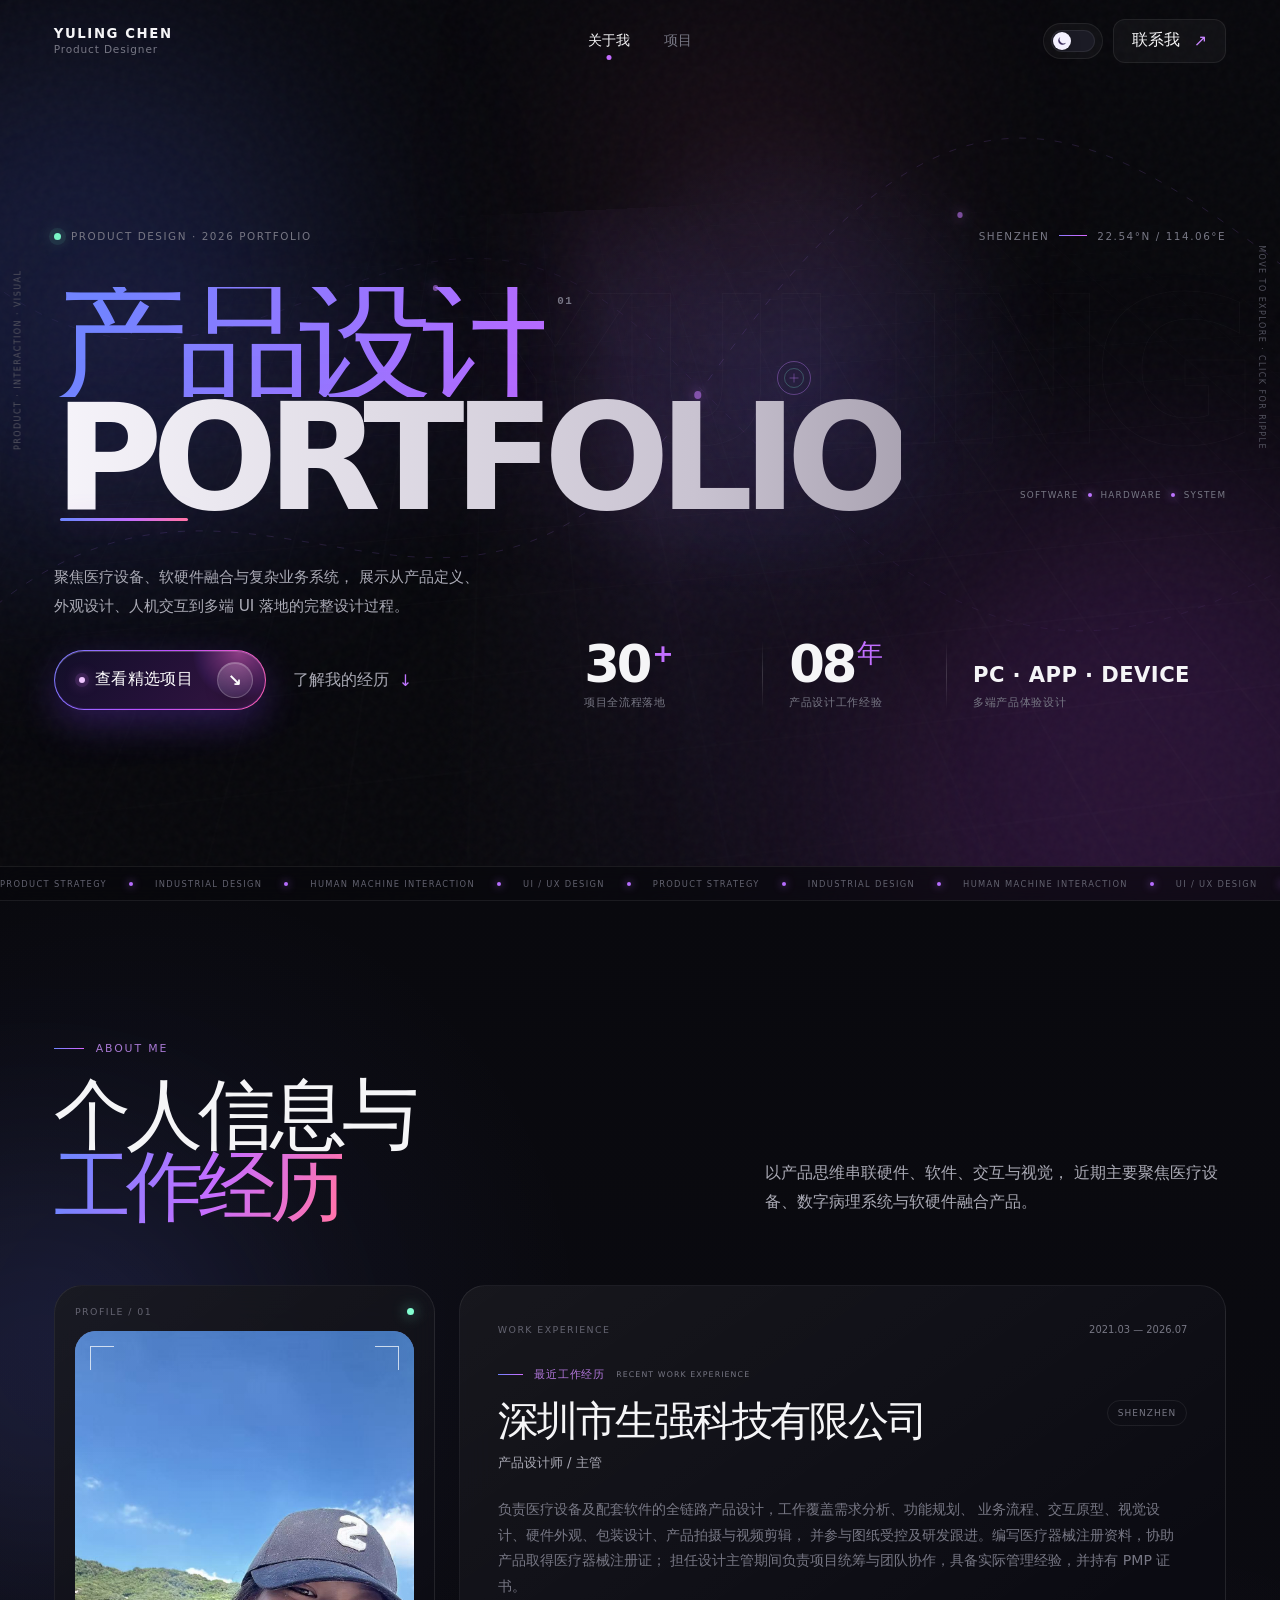
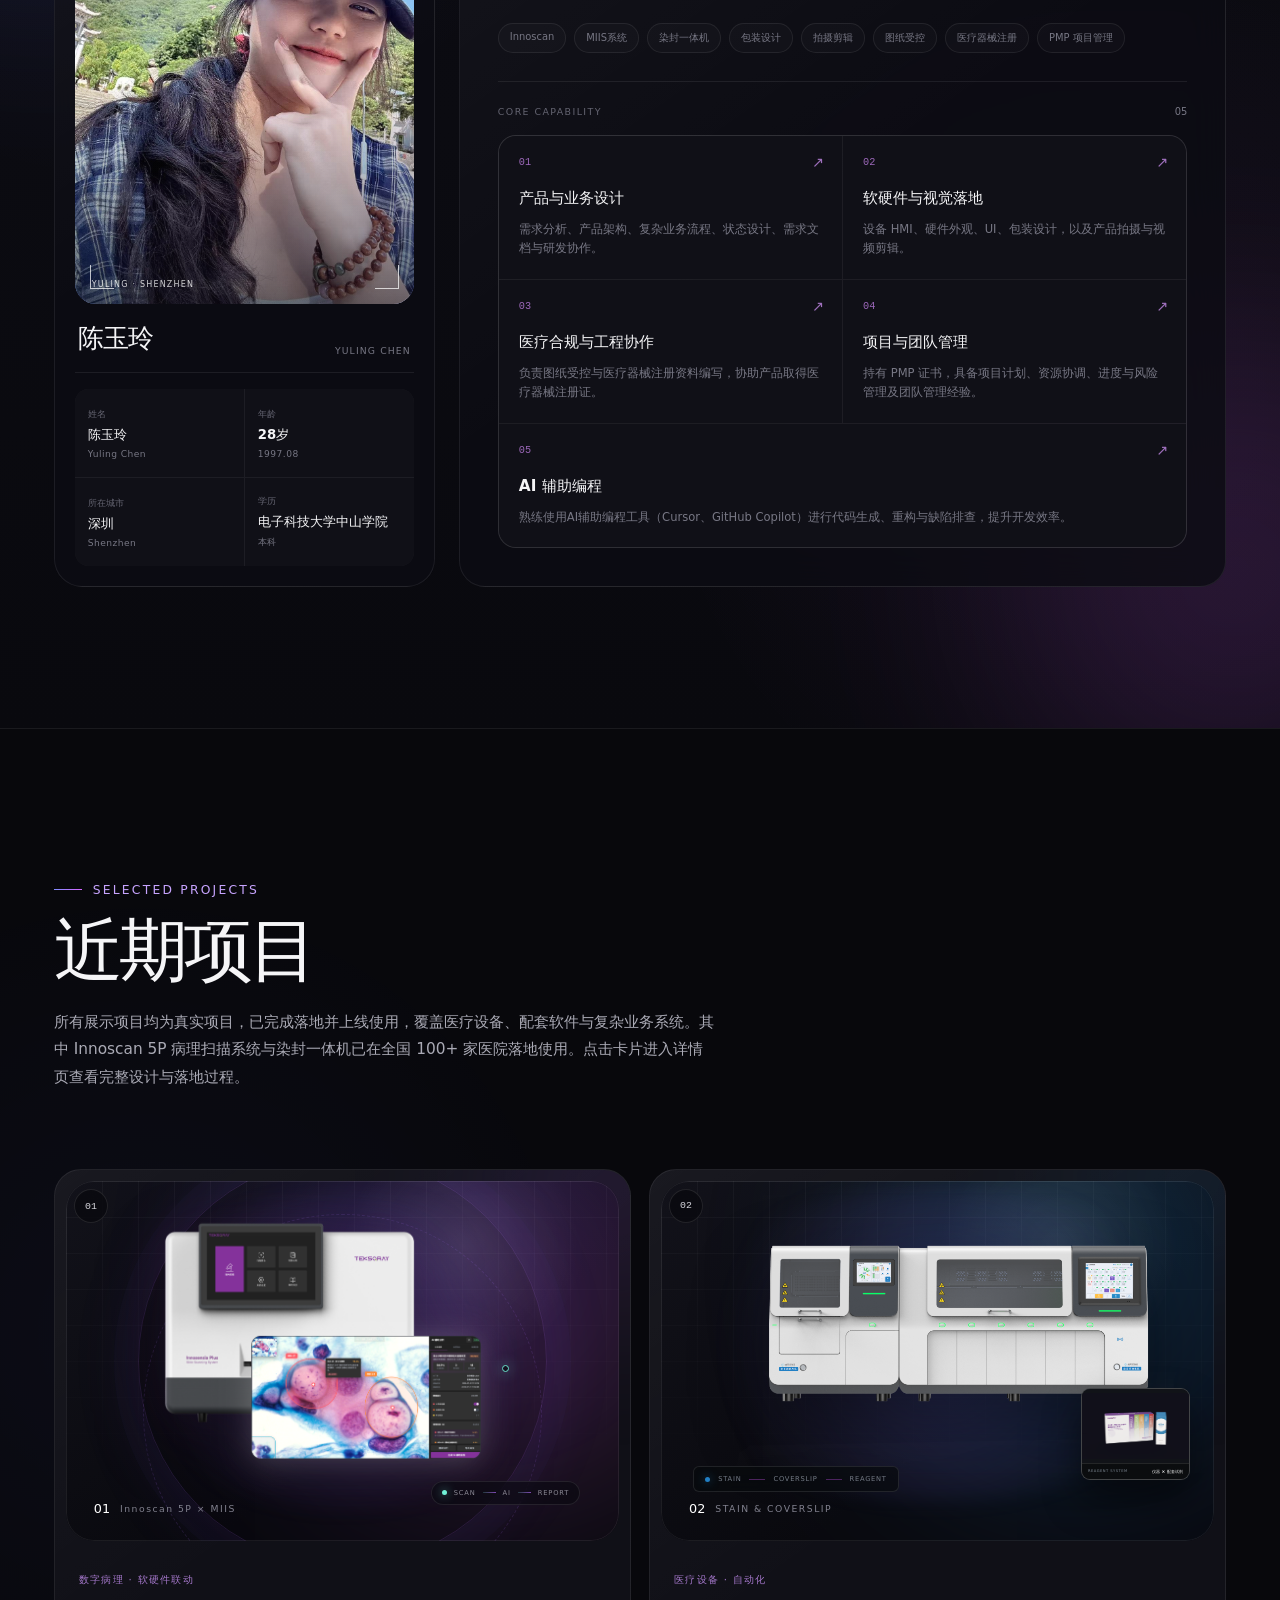
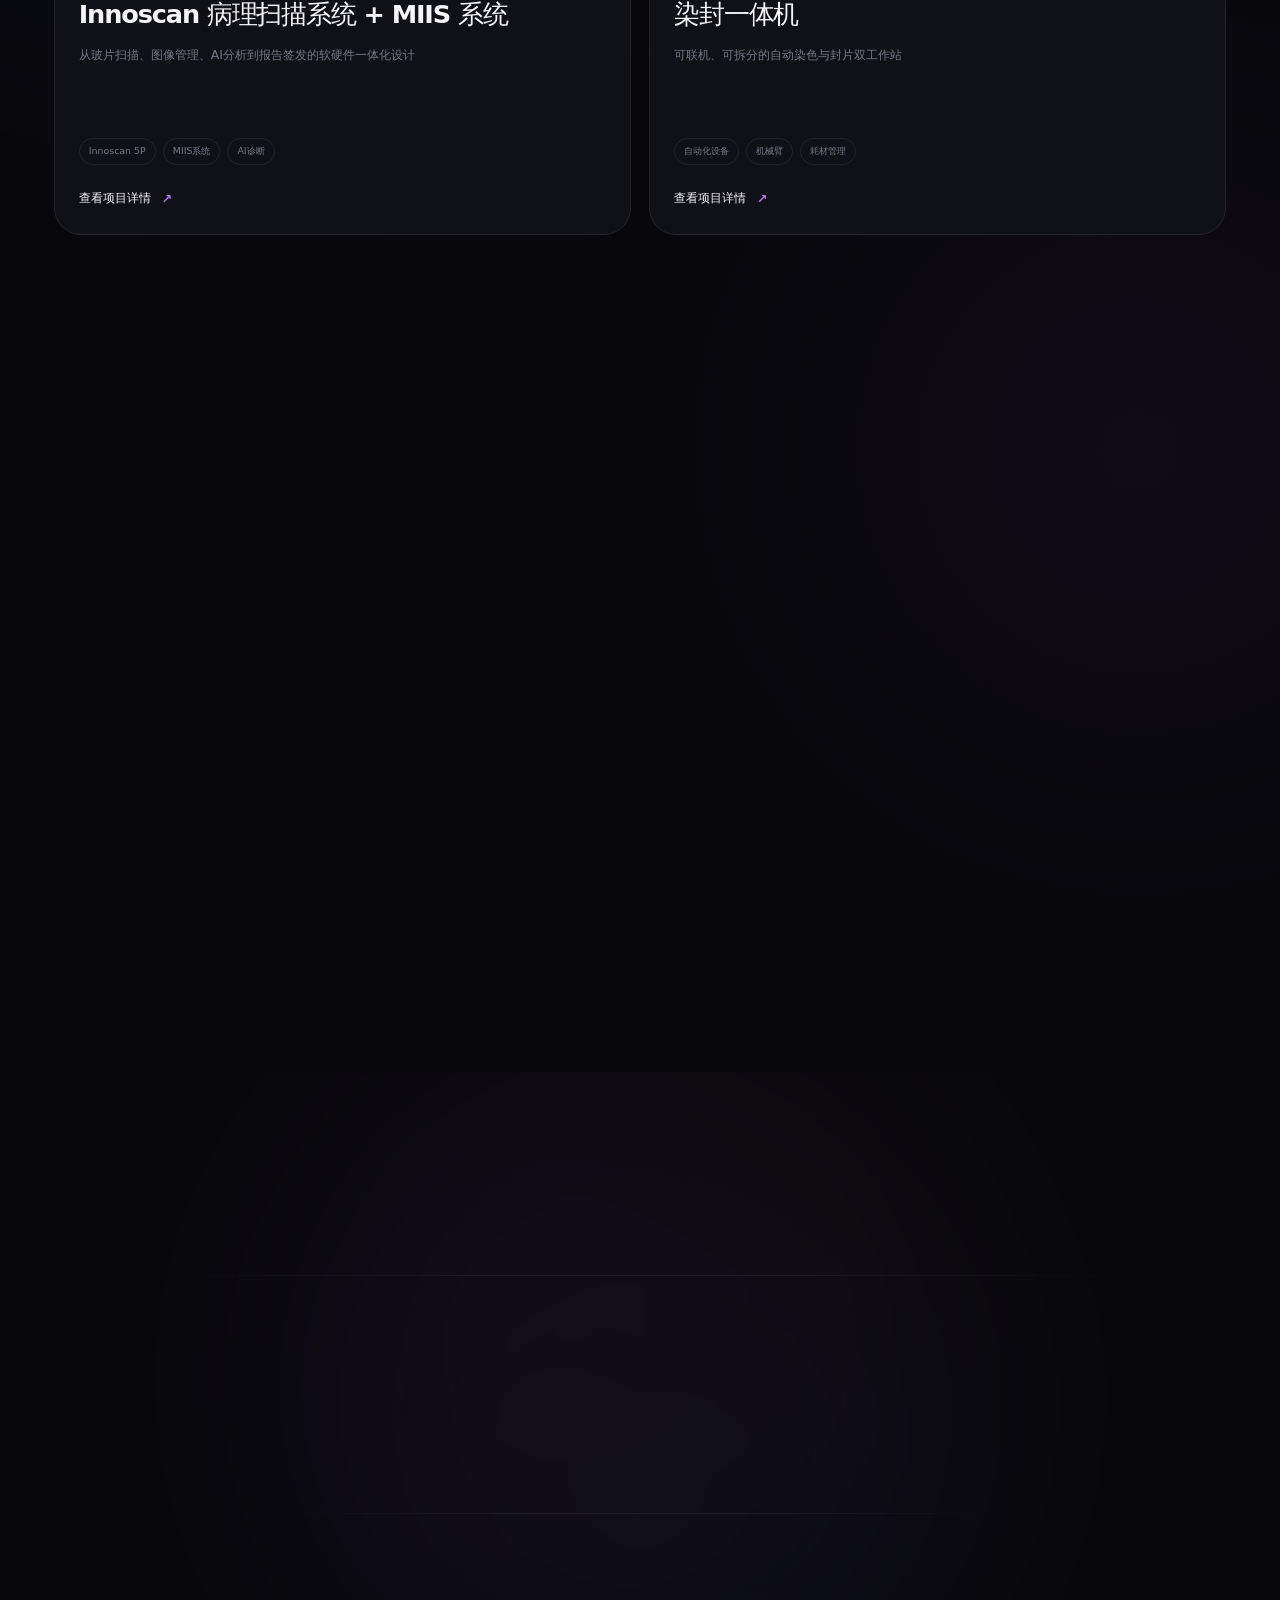
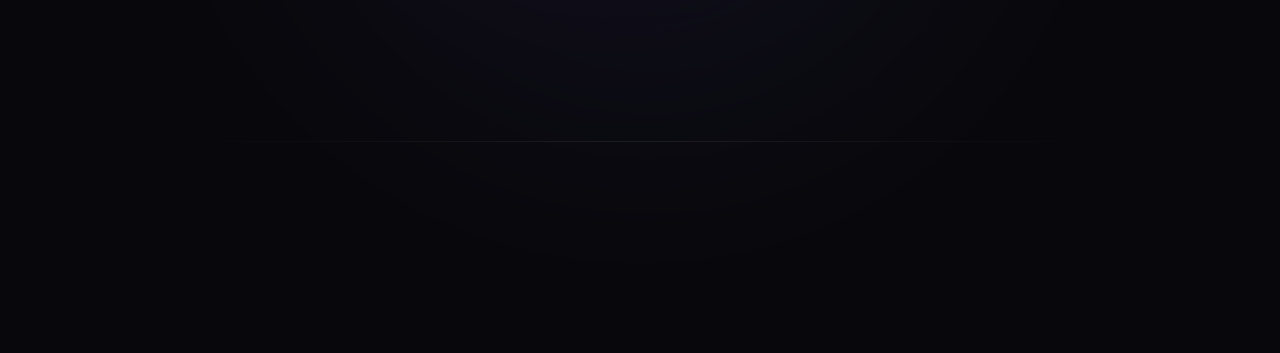
<file: index.html>
<!doctype html>
<html lang="zh-CN" data-theme="dark" style="color-scheme: dark">
  <head>
    <meta charset="UTF-8" />
    <meta name="viewport" content="width=device-width, initial-scale=1.0" />
    <meta
      name="description"
      content="陈玉玲｜全链路产品设计师，专注医疗设备、软硬件交互与复杂业务系统。"
    />
    <meta name="theme-color" content="#08080c" />
    <link rel="icon" href="/favicon.svg" />
    <title>陈玉玲｜产品设计作品集</title>
    <script type="module" crossorigin src="/assets/index-Boq51ald.js"></script>
    <link rel="stylesheet" crossorigin href="/assets/index-Cy31Ygqo.css">
  </head>
  <body>
    <div id="app"></div>
  </body>
</html>
</file>
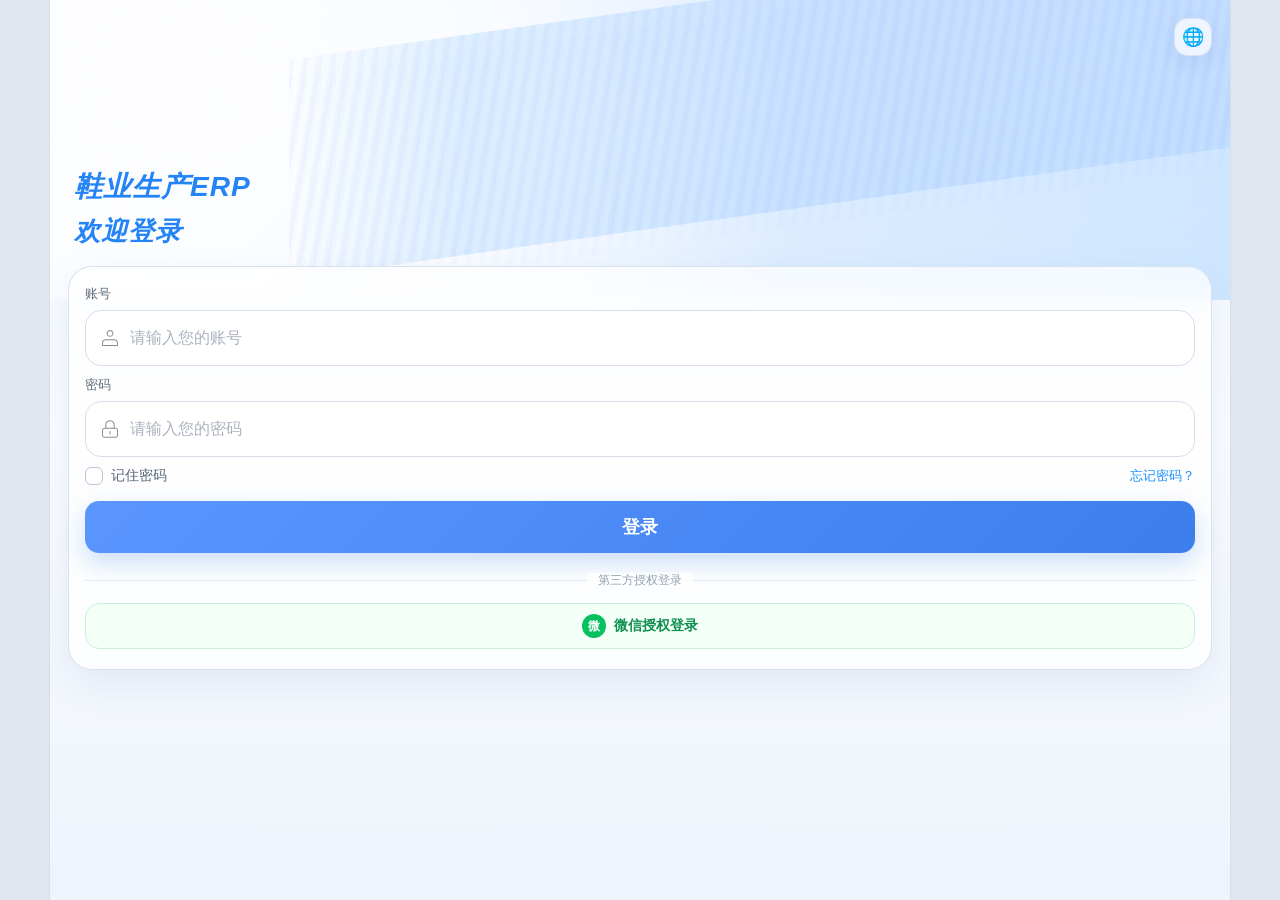
<file: projects/erp/mobile/index.html>
<!doctype html>
<html lang="zh-CN">
  <head>
    <meta charset="UTF-8" />
    <meta name="viewport" content="width=device-width, initial-scale=1.0, maximum-scale=1.0, user-scalable=no" />
    <title>宏通 ERP 移动端 Vue</title>
    <script type="module" crossorigin src="./assets/index-B_QvQXNv.js"></script>
    <link rel="stylesheet" crossorigin href="./assets/index-tF3v_NH_.css">
  </head>
  <body>
    <div id="app"></div>
  </body>
</html>
</file>
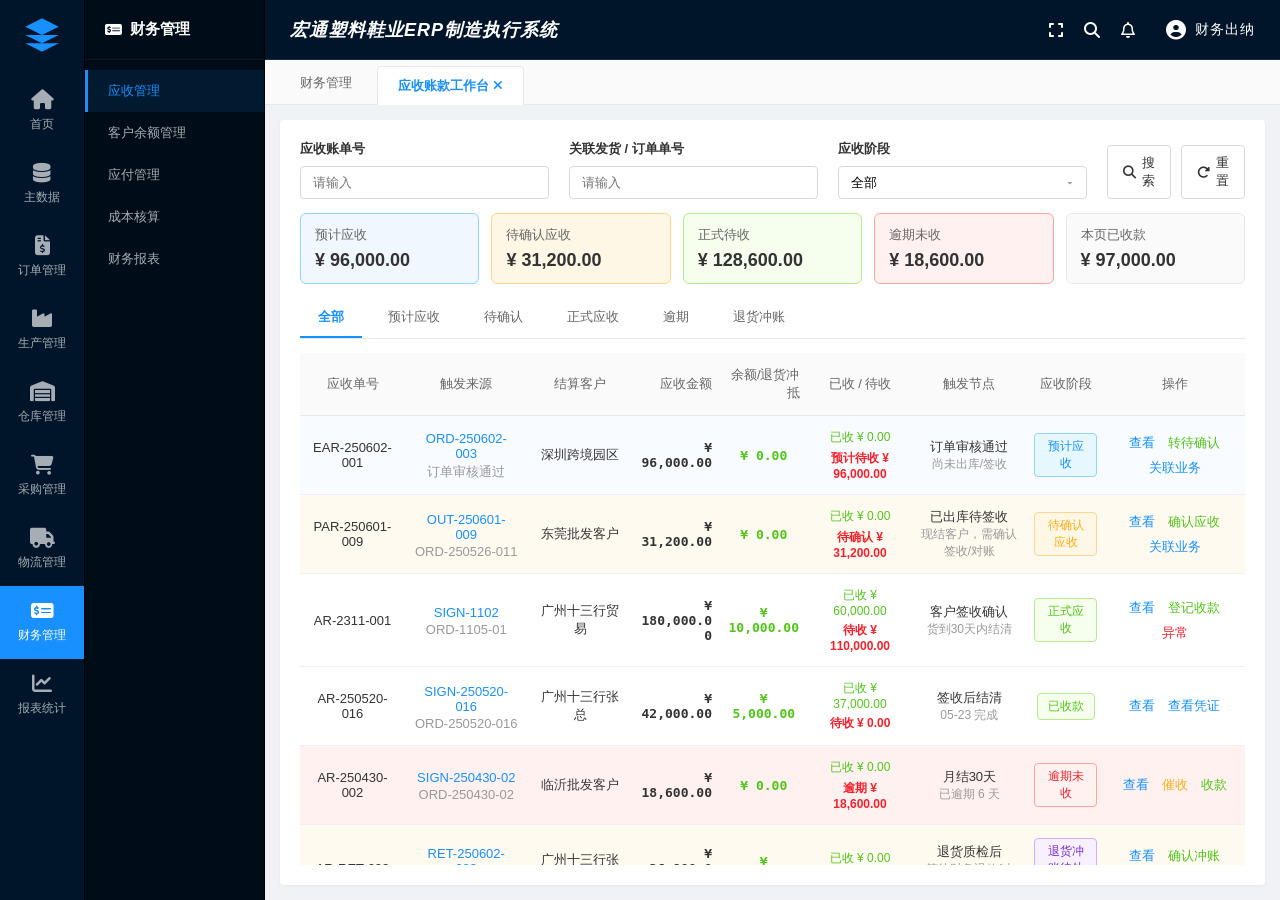
<file: projects/erp/pc/finance-receivable.html>
<!DOCTYPE html>
<html lang="zh-CN">
<head>
    <meta charset="UTF-8">
    <meta name="viewport" content="width=device-width, initial-scale=1.0">
    <title>宏通塑料鞋业 ERP - 应收管理</title>
    <link rel="stylesheet" href="https://cdnjs.cloudflare.com/ajax/libs/font-awesome/6.4.0/css/all.min.css">
    <style>
        :root {
            --sidebar-dark: #001529;
            --sidebar-sub: #000c17;
            --primary: #1890ff;
            --primary-hover: #40a9ff;
            --bg-body: #f0f2f5;
            --border: #e8e8e8;
            --text-main: #333333;
            --danger: #f5222d;
            --success: #52c41a;
            --warning: #faad14;
            --purple: #722ed1;
        }
        * { margin: 0; padding: 0; box-sizing: border-box; font-family: 'PingFang SC','Microsoft YaHei',sans-serif; }
        body { background-color: var(--bg-body); color: var(--text-main); height: 100vh; overflow: hidden; display: flex; font-size: 13px; }
        input, select, button, textarea { outline: none; font-family: inherit; }
        .primary-sidebar { width: 85px; background-color: var(--sidebar-dark); display: flex; flex-direction: column; align-items: center; padding-top: 15px; z-index: 100; flex-shrink: 0; border-right: 1px solid #000; }
        .ps-logo { width: 40px; height: 40px; background: url('data:image/svg+xml;utf8,<svg xmlns="http://www.w3.org/2000/svg" viewBox="0 0 24 24" fill="%231890ff"><path d="M12 2L2 7l10 5 10-5-10-5zM2 17l10 5 10-5M2 12l10 5 10-5"/></svg>') center/contain no-repeat; margin-bottom: 20px; }
        .ps-item { width: 100%; padding: 15px 0; display: flex; flex-direction: column; align-items: center; color: #a6adb4; cursor: pointer; transition: 0.2s; font-size: 12px; gap: 6px; }
        .ps-item i { font-size: 20px; }
        .ps-item:hover { color: #fff; }
        .ps-item.active { background-color: var(--primary); color: #fff; }
        .secondary-sidebar { width: 180px; background-color: var(--sidebar-sub); border-right: 1px solid #000; display: flex; flex-direction: column; flex-shrink: 0; z-index: 90; }
        .ss-header { height: 60px; display: flex; align-items: center; padding-left: 20px; color: #fff; font-size: 15px; font-weight: bold; border-bottom: 1px solid rgba(255,255,255,0.05); }
        .tree-menu { padding: 10px 0; overflow-y: auto; flex: 1; }
        .tree-node { padding: 12px 20px; cursor: pointer; display: flex; align-items: center; font-size: 13px; color: #a6adb4; transition: 0.2s; border-left: 3px solid transparent; }
        .tree-node:hover { color: #fff; }
        .tree-node.active { color: var(--primary); border-left-color: var(--primary); background: rgba(24,144,255,0.1); }
        .main-wrapper { flex: 1; display: flex; flex-direction: column; overflow: hidden; background: var(--bg-body); }
        .top-header { height: 60px; background-color: var(--sidebar-dark); border-bottom: 1px solid rgba(255,255,255,0.1); display: flex; justify-content: space-between; align-items: center; padding: 0 25px; color: #fff; font-style: italic; font-size: 18px; font-weight: bold; letter-spacing: 1px; }
        .top-tools { display: flex; align-items: center; gap: 20px; font-size: 16px; font-weight: normal; font-style: normal; }
        .tabs-bar { height: 45px; background-color: #fafafa; border-bottom: 1px solid var(--border); display: flex; align-items: flex-end; padding: 0 15px; gap: 5px; z-index: 10; }
        .tab-item { padding: 10px 20px; font-size: 13px; color: #666; display: flex; align-items: center; cursor: pointer; border-bottom: 2px solid transparent; }
        .tab-item.active { background-color: #fff; color: var(--primary); border: 1px solid var(--border); border-bottom: none; border-radius: 4px 4px 0 0; position: relative; top: 1px; font-weight: bold; }
        .page-content { flex: 1; display: flex; flex-direction: column; overflow: hidden; background: #fff; margin: 15px; border-radius: 4px; box-shadow: 0 1px 3px rgba(0,0,0,0.05); padding: 20px; }
        .filter-row { display: flex; gap: 20px; align-items: flex-end; margin-bottom: 14px; }
        .filter-item { display: flex; flex-direction: column; gap: 8px; flex: 1; }
        .filter-item label { color: #333; font-size: 13px; font-weight: bold; }
        .input-box, .form-input { padding: 8px 12px; border: 1px solid #d9d9d9; border-radius: 4px; font-size: 13px; width: 100%; transition: 0.3s; background: #fff; }
        textarea.form-input { min-height: 74px; resize: vertical; }
        select.input-box, select.form-input { appearance: none; background-image: url('data:image/svg+xml;utf8,<svg xmlns="http://www.w3.org/2000/svg" width="12" height="12" fill="%23999" viewBox="0 0 24 24"><path d="M7 10l5 5 5-5z"/></svg>'); background-repeat: no-repeat; background-position: right 10px center; cursor: pointer; }
        .input-box:focus, .form-input:focus { border-color: var(--primary); box-shadow: 0 0 0 2px rgba(24,144,255,0.2); }
        .btn { padding: 8px 15px; border-radius: 4px; font-size: 13px; cursor: pointer; display: inline-flex; align-items: center; justify-content: center; gap: 6px; border: 1px solid transparent; transition: 0.2s; background: #fff; }
        .btn-outline { border-color: #d9d9d9; color: #333; }
        .btn-outline:hover { border-color: var(--primary); color: var(--primary); }
        .btn-primary { background-color: var(--primary); color: #fff; border-color: var(--primary); }
        .btn-primary:hover { background-color: var(--primary-hover); }
        .btn-success { background-color: var(--success); color: #fff; border-color: var(--success); }
        .btn-danger { background-color: var(--danger); color: #fff; border-color: var(--danger); }
        .btn-warning { background-color: var(--warning); color: #fff; border-color: var(--warning); }
        .summary-row { display: grid; grid-template-columns: repeat(5, 1fr); gap: 12px; margin-bottom: 14px; }
        .summary-card { border: 1px solid var(--border); border-radius: 6px; padding: 12px 14px; background: #fafafa; }
        .summary-title { color: #666; margin-bottom: 6px; }
        .summary-value { font-size: 18px; font-weight: bold; }
        .summary-card.primary { background: #f0f7ff; border-color: #91d5ff; }
        .summary-card.warning { background: #fff7e6; border-color: #ffd591; }
        .summary-card.danger { background: #fff1f0; border-color: #ffa39e; }
        .summary-card.success { background: #f6ffed; border-color: #b7eb8f; }
        .finance-tabs { display: flex; gap: 8px; margin: 0 0 14px; border-bottom: 1px solid var(--border); }
        .finance-tab { padding: 10px 18px; cursor: pointer; color: #666; border-bottom: 2px solid transparent; font-size: 13px; }
        .finance-tab.active { color: var(--primary); border-bottom-color: var(--primary); font-weight: bold; }
        .table-container { flex: 1; overflow: auto; }
        table { width: 100%; border-collapse: collapse; text-align: center; font-size: 13px; table-layout: fixed; }
        th { background-color: #fafafa; padding: 13px 8px; color: #666; font-weight: normal; border-bottom: 1px solid var(--border); position: sticky; top: 0; z-index: 2; }
        td { padding: 13px 8px; border-bottom: 1px solid #f0f0f0; color: #333; vertical-align: middle; word-break: break-word; }
        tr:hover td { background-color: #fafafa; }
        .td-money { display: flex; flex-direction: column; gap: 4px; align-items: center; }
        .money-amount { font-family: monospace; font-weight: bold; text-align: right; }
        .money-received { color: var(--success); font-size: 12px; }
        .money-pending { color: var(--danger); font-size: 12px; font-weight: bold; }
        .money-deduct { color: var(--success); font-weight: bold; font-family: monospace; }
        .tag { padding: 4px 10px; border-radius: 4px; font-size: 12px; display: inline-block; border: 1px solid transparent; }
        .tag-estimated { background: #e6f7ff; color: var(--primary); border-color: #91d5ff; }
        .tag-pending { background: #fff7e6; color: var(--warning); border-color: #ffd591; }
        .tag-formal { background: #f6ffed; color: var(--success); border-color: #b7eb8f; }
        .tag-done { background: #f6ffed; color: var(--success); border-color: #b7eb8f; }
        .tag-overdue { background: #fff1f0; color: var(--danger); border-color: #ffa39e; }
        .tag-return { background: #f9f0ff; color: var(--purple); border-color: #d3adf7; }
        .tag-abnormal { background: #fff1f0; color: var(--danger); border-color: #ffa39e; }
        .action-link { color: var(--primary); cursor: pointer; text-decoration: none; display: inline-block; margin: 2px 4px; }
        .action-link:hover { text-decoration: underline; }
        .action-link.danger { color: var(--danger); }
        .action-link.success { color: var(--success); }
        .action-link.warning { color: var(--warning); }
        .action-link.disabled { color: #ccc; pointer-events: none; text-decoration: none; }
        .op-group { display: inline-flex; flex-wrap: wrap; justify-content: center; gap: 3px 5px; }
        .empty-state { padding: 44px; text-align: center; color: #999; display: none; }
        .modal-overlay { position: fixed; inset: 0; background: rgba(0,0,0,0.52); backdrop-filter: blur(2px); display: none; justify-content: center; align-items: center; z-index: 1000; }
        .modal-box { background: #fff; border-radius: 8px; box-shadow: 0 4px 24px rgba(0,0,0,0.15); display: flex; flex-direction: column; animation: zoomIn 0.2s ease; max-height: 88vh; overflow: hidden; }
        @keyframes zoomIn { from { transform: scale(0.95); opacity: 0; } to { transform: scale(1); opacity: 1; } }
        .modal-header { padding: 15px 24px; border-bottom: 1px solid var(--border); display: flex; justify-content: space-between; align-items: center; }
        .modal-title { font-size: 16px; font-weight: bold; color: #333; display: flex; align-items: center; gap: 8px; }
        .modal-close { cursor: pointer; color: #999; font-size: 18px; transition: 0.2s; }
        .modal-close:hover { color: var(--danger); transform: rotate(90deg); }
        .modal-body { padding: 22px 24px; overflow: auto; }
        .modal-footer { padding: 15px 24px; border-top: 1px solid var(--border); display: flex; justify-content: flex-end; gap: 12px; background: #fafafa; border-radius: 0 0 8px 8px; }
        #modal-detail .modal-box, #modal-voucher .modal-box, #modal-collection .modal-box, #modal-exception .modal-box { width: 760px; }
        #modal-receipt .modal-box, #modal-offset .modal-box { width: 560px; }
        .info-box { background: #f0f7ff; border-radius: 6px; padding: 15px 20px; margin-bottom: 18px; border: 1px dashed #91d5ff; }
        .info-row { margin-bottom: 7px; color: #555; display: flex; justify-content: space-between; gap: 20px; }
        .info-row:last-child { margin-bottom: 0; }
        .info-amount { font-size: 20px; font-weight: bold; color: var(--danger); margin-top: 6px; }
        .form-grid { display: grid; grid-template-columns: 1fr 1fr; gap: 18px; }
        .form-group { display: flex; flex-direction: column; gap: 8px; }
        .form-group.full { grid-column: span 2; }
        .form-label { font-size: 13px; color: #666; font-weight: bold; }
        .form-label.req::before { content: '* '; color: var(--danger); }
        .input-money { border-color: var(--success); color: var(--success); font-weight: bold; }
        .upload-area { border: 1px dashed var(--primary); border-radius: 6px; background: #e6f7ff; padding: 22px; text-align: center; color: var(--primary); cursor: pointer; transition: 0.3s; }
        .upload-area:hover { background: #bae0ff; }
        .detail-grid { display: grid; grid-template-columns: 110px 1fr 110px 1fr; gap: 12px 16px; font-size: 13px; }
        .detail-grid .label { color: #666; text-align: right; }
        .detail-grid .value { color: #333; font-weight: 600; }
        .detail-section-title { font-weight: bold; margin: 18px 0 10px; padding-left: 8px; border-left: 3px solid var(--primary); }
        .mini-table { width: 100%; margin-top: 8px; border: 1px solid var(--border); table-layout: auto; }
        .mini-table th, .mini-table td { padding: 10px 8px; }
        .voucher-box { background: #f6ffed; border: 1px solid #b7eb8f; border-radius: 6px; padding: 14px; line-height: 1.8; color: #555; }
        .warning-box { background: #fff7e6; border: 1px solid #ffd591; border-radius: 6px; padding: 14px; line-height: 1.8; color: #555; }
        .danger-box { background: #fff1f0; border: 1px solid #ffa39e; border-radius: 6px; padding: 14px; line-height: 1.8; color: #555; }
        .toast { position: fixed; top: 78px; right: 28px; z-index: 2000; background: #fff; border-left: 4px solid var(--success); box-shadow: 0 6px 18px rgba(0,0,0,.16); border-radius: 4px; padding: 12px 16px; display: none; min-width: 260px; }
        .toast.error { border-left-color: var(--danger); }
        .toast.warning { border-left-color: var(--warning); }
        @keyframes flashSuccess { 0% { background-color: #f6ffed; } 100% { background-color: transparent; } }
    </style>
</head>
<body>
    <div class="primary-sidebar">
        <div class="ps-logo"></div>
        <div class="ps-item"><i class="fa-solid fa-house"></i><span>首页</span></div>
        <div class="ps-item"><i class="fa-solid fa-database"></i><span>主数据</span></div>
        <div class="ps-item"><i class="fa-solid fa-file-invoice-dollar"></i><span>订单管理</span></div>
        <div class="ps-item"><i class="fa-solid fa-industry"></i><span>生产管理</span></div>
        <div class="ps-item"><i class="fa-solid fa-warehouse"></i><span>仓库管理</span></div>
        <div class="ps-item"><i class="fa-solid fa-cart-shopping"></i><span>采购管理</span></div>
        <div class="ps-item"><i class="fa-solid fa-truck"></i><span>物流管理</span></div>
        <div class="ps-item active"><i class="fa-solid fa-money-check-dollar"></i><span>财务管理</span></div>
        <div class="ps-item"><i class="fa-solid fa-chart-line"></i><span>报表统计</span></div>
    </div>
    <div class="secondary-sidebar">
        <div class="ss-header"><i class="fa-solid fa-money-check-dollar" style="margin-right:8px;"></i> 财务管理</div>
        <div class="tree-menu">
            <div class="tree-node active">应收管理</div>
            <div class="tree-node">客户余额管理</div>
            <div class="tree-node">应付管理</div>
            <div class="tree-node">成本核算</div>
            <div class="tree-node">财务报表</div>
        </div>
    </div>

    <div class="main-wrapper">
        <div class="top-header">
            <div>宏通塑料鞋业ERP制造执行系统</div>
            <div class="top-tools">
                <i class="fa-solid fa-expand"></i> <i class="fa-solid fa-magnifying-glass"></i> <i class="fa-regular fa-bell"></i>
                <div style="font-size:14px; margin-left:10px; display:flex; align-items:center; gap:8px;"><i class="fa-solid fa-user-circle" style="font-size:20px;"></i> 财务出纳</div>
            </div>
        </div>
        <div class="tabs-bar">
            <div class="tab-item">财务管理</div>
            <div class="tab-item active"><span style="color:var(--primary);">应收账款工作台 <i class="fa-solid fa-xmark"></i></span></div>
        </div>
        <div class="page-content">
            <div class="filter-row">
                <div class="filter-item">
                    <label>应收账单号</label>
                    <input type="text" id="filter-bill" class="input-box" placeholder="请输入">
                </div>
                <div class="filter-item">
                    <label>关联发货 / 订单单号</label>
                    <input type="text" id="filter-ref" class="input-box" placeholder="请输入">
                </div>
                <div class="filter-item">
                    <label>应收阶段</label>
                    <select id="filter-stage" class="input-box">
                        <option value="全部">全部</option>
                        <option value="预计应收">预计应收</option>
                        <option value="待确认应收">待确认应收</option>
                        <option value="正式应收">正式应收</option>
                        <option value="逾期未收">逾期未收</option>
                        <option value="已收款">已收款</option>
                        <option value="退货冲账待处理">退货冲账待处理</option>
                        <option value="异常挂起">异常挂起</option>
                    </select>
                </div>
                <div class="filter-item" style="flex:0; flex-direction:row; align-items:flex-end; gap:10px;">
                    <button class="btn btn-outline" onclick="applySearch()"><i class="fa-solid fa-magnifying-glass"></i> 搜索</button>
                    <button class="btn btn-outline" onclick="resetSearch()"><i class="fa-solid fa-rotate-right"></i> 重置</button>
                </div>
            </div>

            <div class="summary-row">
                <div class="summary-card primary"><div class="summary-title">预计应收</div><div class="summary-value" id="sum-estimated">¥0</div></div>
                <div class="summary-card warning"><div class="summary-title">待确认应收</div><div class="summary-value" id="sum-pending">¥0</div></div>
                <div class="summary-card success"><div class="summary-title">正式待收</div><div class="summary-value" id="sum-formal">¥0</div></div>
                <div class="summary-card danger"><div class="summary-title">逾期未收</div><div class="summary-value" id="sum-overdue">¥0</div></div>
                <div class="summary-card"><div class="summary-title">本页已收款</div><div class="summary-value" id="sum-received">¥0</div></div>
            </div>

            <div class="finance-tabs">
                <div class="finance-tab active" data-tab="全部" onclick="switchStageTab(this)">全部</div>
                <div class="finance-tab" data-tab="预计应收" onclick="switchStageTab(this)">预计应收</div>
                <div class="finance-tab" data-tab="待确认应收" onclick="switchStageTab(this)">待确认</div>
                <div class="finance-tab" data-tab="正式应收" onclick="switchStageTab(this)">正式应收</div>
                <div class="finance-tab" data-tab="逾期未收" onclick="switchStageTab(this)">逾期</div>
                <div class="finance-tab" data-tab="退货冲账待处理" onclick="switchStageTab(this)">退货冲账</div>
            </div>

            <div class="table-container">
                <table>
                    <thead>
                        <tr>
                            <th style="width:12%;">应收单号</th>
                            <th style="width:14%;">触发来源</th>
                            <th style="width:12%;">结算客户</th>
                            <th style="width:10%; text-align:right;">应收金额</th>
                            <th style="width:10%; text-align:right;">余额/退货冲抵</th>
                            <th style="width:12%;">已收 / 待收</th>
                            <th style="width:13%;">触发节点</th>
                            <th style="width:9%;">应收阶段</th>
                            <th style="width:16%;">操作</th>
                        </tr>
                    </thead>
                    <tbody id="receivable-tbody"></tbody>
                </table>
                <div id="empty-state" class="empty-state"><i class="fa-regular fa-folder-open" style="font-size:28px;margin-bottom:10px;"></i><br>暂无符合条件的应收记录</div>
            </div>
        </div>
    </div>

    <div id="modal-detail" class="modal-overlay">
        <div class="modal-box" onclick="event.stopPropagation()">
            <div class="modal-header"><span class="modal-title"><i class="fa-solid fa-file-invoice-dollar"></i> 应收详情</span><i class="fa-solid fa-xmark modal-close" onclick="closeModal('modal-detail')"></i></div>
            <div class="modal-body" id="detail-body"></div>
            <div class="modal-footer"><button class="btn btn-outline" onclick="closeModal('modal-detail')">关闭</button></div>
        </div>
    </div>

    <div id="modal-receipt" class="modal-overlay">
        <div class="modal-box" onclick="event.stopPropagation()">
            <div class="modal-header"><span class="modal-title"><i class="fa-solid fa-money-bill-transfer"></i> 登记收款</span><i class="fa-solid fa-xmark modal-close" onclick="closeModal('modal-receipt')"></i></div>
            <div class="modal-body">
                <div class="info-box">
                    <div class="info-row"><span>目标账单</span><strong id="receipt-bill-no">--</strong></div>
                    <div class="info-row"><span>结算客户</span><strong id="receipt-customer">--</strong></div>
                    <div class="info-row"><span>余额/退货已冲抵</span><strong id="receipt-deduct">¥0.00</strong></div>
                    <div style="margin-top:8px;color:#555;">当前待收金额：</div>
                    <div class="info-amount" id="receipt-pending">¥0.00</div>
                </div>
                <div class="form-grid">
                    <div class="form-group"><label class="form-label req">实际收到金额</label><input type="number" id="receipt-amount" class="form-input input-money"></div>
                    <div class="form-group"><label class="form-label req">银行到账时间</label><input type="datetime-local" id="receipt-time" class="form-input"></div>
                    <div class="form-group"><label class="form-label req">收款方式</label><select id="receipt-method" class="form-input"><option>企业公户转账</option><option>现金</option><option>微信/支付宝</option><option>银行承兑汇票</option><option>客户余额抵扣</option></select></div>
                    <div class="form-group"><label class="form-label">收款账号</label><input id="receipt-account" class="form-input" value="中国银行 6658"></div>
                    <div class="form-group full"><label class="form-label">备注</label><textarea id="receipt-remark" class="form-input" placeholder="例如：客户分批付款，本次核销部分货款"></textarea></div>
                    <div class="form-group full"><label class="form-label">收款凭证</label><div class="upload-area" onclick="mockUpload(this)"><i class="fa-solid fa-cloud-arrow-up" style="font-size:24px;margin-bottom:8px;"></i><br><span>点击上传银行回单 / 水单</span></div></div>
                </div>
            </div>
            <div class="modal-footer"><button class="btn btn-outline" onclick="closeModal('modal-receipt')">取消</button><button class="btn btn-success" onclick="submitReceipt()">确认收款并核销</button></div>
        </div>
    </div>

    <div id="modal-voucher" class="modal-overlay">
        <div class="modal-box" onclick="event.stopPropagation()">
            <div class="modal-header"><span class="modal-title"><i class="fa-solid fa-receipt"></i> 收款凭证与核销流水</span><i class="fa-solid fa-xmark modal-close" onclick="closeModal('modal-voucher')"></i></div>
            <div class="modal-body" id="voucher-body"></div>
            <div class="modal-footer"><button class="btn btn-outline" onclick="printVoucher()"><i class="fa-solid fa-print"></i> 打印</button><button class="btn btn-outline" onclick="closeModal('modal-voucher')">关闭</button></div>
        </div>
    </div>

    <div id="modal-collection" class="modal-overlay">
        <div class="modal-box" onclick="event.stopPropagation()">
            <div class="modal-header"><span class="modal-title"><i class="fa-solid fa-phone-volume"></i> 催收登记</span><i class="fa-solid fa-xmark modal-close" onclick="closeModal('modal-collection')"></i></div>
            <div class="modal-body">
                <div class="warning-box" id="collection-info"></div>
                <div class="form-grid" style="margin-top:18px;">
                    <div class="form-group"><label class="form-label req">催收方式</label><select id="collection-method" class="form-input"><option>电话沟通</option><option>微信通知</option><option>短信通知</option><option>邮件通知</option><option>上门拜访</option></select></div>
                    <div class="form-group"><label class="form-label req">预计回款日期</label><input type="date" id="collection-plan-date" class="form-input"></div>
                    <div class="form-group full"><label class="form-label req">催收结果</label><textarea id="collection-result" class="form-input" placeholder="例如：客户确认三日内付款，已同步销售负责人跟进"></textarea></div>
                </div>
            </div>
            <div class="modal-footer"><button class="btn btn-outline" onclick="closeModal('modal-collection')">取消</button><button class="btn btn-warning" onclick="submitCollection()">保存催收记录</button></div>
        </div>
    </div>

    <div id="modal-exception" class="modal-overlay">
        <div class="modal-box" onclick="event.stopPropagation()">
            <div class="modal-header"><span class="modal-title"><i class="fa-solid fa-triangle-exclamation"></i> 应收异常处理</span><i class="fa-solid fa-xmark modal-close" onclick="closeModal('modal-exception')"></i></div>
            <div class="modal-body">
                <div class="danger-box" id="exception-info"></div>
                <div class="form-grid" style="margin-top:18px;">
                    <div class="form-group"><label class="form-label req">异常类型</label><select id="exception-type" class="form-input"><option>客户金额异议</option><option>发货/签收差异</option><option>退货待冲账</option><option>价格审批异常</option><option>账期争议</option></select></div>
                    <div class="form-group"><label class="form-label req">处理责任人</label><input id="exception-owner" class="form-input" value="财务主管"></div>
                    <div class="form-group full"><label class="form-label req">异常说明</label><textarea id="exception-remark" class="form-input" placeholder="请输入异常原因和后续处理要求"></textarea></div>
                </div>
            </div>
            <div class="modal-footer"><button class="btn btn-outline" onclick="closeModal('modal-exception')">取消</button><button class="btn btn-danger" onclick="submitException()">挂起应收</button></div>
        </div>
    </div>

    <div id="modal-offset" class="modal-overlay">
        <div class="modal-box" onclick="event.stopPropagation()">
            <div class="modal-header"><span class="modal-title"><i class="fa-solid fa-right-left"></i> 退货冲账确认</span><i class="fa-solid fa-xmark modal-close" onclick="closeModal('modal-offset')"></i></div>
            <div class="modal-body">
                <div class="info-box">
                    <div class="info-row"><span>退货单</span><strong id="offset-return-no">--</strong></div>
                    <div class="info-row"><span>原订单</span><strong id="offset-order-no">--</strong></div>
                    <div class="info-row"><span>客户</span><strong id="offset-customer">--</strong></div>
                    <div style="margin-top:8px;color:#555;">本次冲账金额：</div>
                    <div class="info-amount" id="offset-amount">¥0.00</div>
                </div>
                <div class="form-grid">
                    <div class="form-group"><label class="form-label req">处理方式</label><select id="offset-method" class="form-input"><option>冲抵原应收</option><option>退回客户余额</option><option>原路退款</option></select></div>
                    <div class="form-group"><label class="form-label req">处理日期</label><input type="date" id="offset-date" class="form-input"></div>
                    <div class="form-group full"><label class="form-label">备注</label><textarea id="offset-remark" class="form-input">退货质检通过，按最终退款金额冲抵原应收。</textarea></div>
                </div>
            </div>
            <div class="modal-footer"><button class="btn btn-outline" onclick="closeModal('modal-offset')">取消</button><button class="btn btn-primary" onclick="submitOffset()">确认冲账</button></div>
        </div>
    </div>

    <div id="toast" class="toast"></div>

    <script>
        const money = n => '¥ ' + Number(n || 0).toLocaleString('zh-CN', { minimumFractionDigits: 2, maximumFractionDigits: 2 });
        const todayDate = () => new Date().toISOString().slice(0, 10);
        const nowLocal = () => {
            const d = new Date();
            d.setMinutes(d.getMinutes() - d.getTimezoneOffset());
            return d.toISOString().slice(0, 16);
        };
        const statusClass = {
            '预计应收': 'tag-estimated',
            '待确认应收': 'tag-pending',
            '正式应收': 'tag-formal',
            '已收款': 'tag-done',
            '已结清': 'tag-done',
            '逾期未收': 'tag-overdue',
            '退货冲账待处理': 'tag-return',
            '冲账完成': 'tag-done',
            '异常挂起': 'tag-abnormal'
        };
        let activeTab = '全部';
        let currentBillId = null;

        const receivables = [
            {
                id: 'EAR-250602-001', ref: 'ORD-250602-003', refSub: '订单审核通过', customer: '深圳跨境园区', amount: 96000, deduct: 0, received: 0, pending: 96000,
                node: '订单审核通过', nodeSub: '尚未出库/签收', stage: '预计应收', term: '订单审核后生成预计应收', dueDate: '2026-06-08', owner: '销售会计',
                source: { type: '订单', no: 'ORD-250602-003', route: '订单管理 / 订单跟踪', snapshot: '黑色拖鞋 3200双，客户账期30天，未发生出库。' }, logs: ['2026-06-02 09:18:22 订单审核通过，生成预计应收。']
            },
            {
                id: 'PAR-250601-009', ref: 'OUT-250601-009', refSub: 'ORD-250526-011', customer: '东莞批发客户', amount: 31200, deduct: 0, received: 0, pending: 31200,
                node: '已出库待签收', nodeSub: '现结客户，需确认签收/对账', stage: '待确认应收', term: '签收后转正式应收', dueDate: '2026-06-03', owner: '财务出纳',
                source: { type: '出库单', no: 'OUT-250601-009', route: '仓库管理 / 成品出库', snapshot: '关联订单 ORD-250526-011，已完成出库，物流签收未回传。' }, logs: ['2026-06-01 16:30:11 成品出库，进入待确认应收。']
            },
            {
                id: 'AR-2311-001', ref: 'SIGN-1102', refSub: 'ORD-1105-01', customer: '广州十三行贸易', amount: 180000, deduct: 10000, received: 60000, pending: 110000,
                node: '客户签收确认', nodeSub: '货到30天内结清', stage: '正式应收', term: '月结30天', dueDate: '2026-06-10', owner: '财务出纳',
                source: { type: '签收单', no: 'SIGN-1102', route: '物流管理 / 签收追踪', snapshot: '订单 ORD-1105-01 已签收，余额抵扣10000，剩余110000待收。' }, logs: ['2026-05-11 10:20:10 客户签收确认。', '2026-05-11 10:24:35 转正式应收。', '2026-05-18 14:05:12 收款60000，剩余110000。']
            },
            {
                id: 'AR-250520-016', ref: 'SIGN-250520-016', refSub: 'ORD-250520-016', customer: '广州十三行张总', amount: 42000, deduct: 5000, received: 37000, pending: 0,
                node: '签收后结清', nodeSub: '05-23 完成', stage: '已收款', term: '现结', dueDate: '2026-05-23', owner: '财务出纳',
                source: { type: '签收单', no: 'SIGN-250520-016', route: '物流管理 / 签收追踪', snapshot: '订单已签收，余额抵扣5000，收款37000后结清。' }, voucher: 'RV-250523-001', logs: ['2026-05-23 10:12:33 收款37000。', '2026-05-23 10:15:02 应收核销完成。']
            },
            {
                id: 'AR-250430-002', ref: 'SIGN-250430-02', refSub: 'ORD-250430-02', customer: '临沂批发客户', amount: 18600, deduct: 0, received: 0, pending: 18600,
                node: '月结30天', nodeSub: '已逾期 6 天', stage: '逾期未收', term: '月结30天', dueDate: '2026-05-27', owner: '财务主管',
                source: { type: '签收单', no: 'SIGN-250430-02', route: '物流管理 / 签收追踪', snapshot: '客户已签收，超过账期未回款。' }, collectionLogs: [], logs: ['2026-04-30 17:05:48 客户签收。', '2026-05-27 00:00:00 超出账期，转逾期未收。']
            },
            {
                id: 'AR-RET-002', ref: 'RET-250602-003', refSub: 'ORD-016', customer: '广州十三行张总', amount: -26800, deduct: 26800, received: 0, pending: 26800,
                node: '退货质检后', nodeSub: '等待财务退款/冲账', stage: '退货冲账待处理', term: '退货冲账', dueDate: '2026-06-02', owner: '财务主管',
                source: { type: '退货单', no: 'RET-250602-003', route: '订单管理 / 退货管理', snapshot: '退货数量800双，质检通过，最终退款/冲账金额26800。' }, logs: ['2026-06-02 11:03:20 仓库确认退货入库。', '2026-06-02 15:26:41 质检通过，等待财务处理。']
            }
        ];

        function renderTable() {
            const tbody = document.getElementById('receivable-tbody');
            const billFilter = document.getElementById('filter-bill').value.trim().toLowerCase();
            const refFilter = document.getElementById('filter-ref').value.trim().toLowerCase();
            const stageFilter = document.getElementById('filter-stage').value;
            const rows = receivables.filter(item => {
                const billOk = !billFilter || item.id.toLowerCase().includes(billFilter);
                const refOk = !refFilter || item.ref.toLowerCase().includes(refFilter) || item.refSub.toLowerCase().includes(refFilter) || item.customer.toLowerCase().includes(refFilter);
                const selectOk = stageFilter === '全部' || item.stage === stageFilter;
                const tabOk = activeTab === '全部' || item.stage === activeTab;
                return billOk && refOk && selectOk && tabOk;
            });
            tbody.innerHTML = rows.map(item => `
                <tr data-id="${item.id}" style="${rowBg(item.stage)}">
                    <td>${item.id}</td>
                    <td><span class="action-link" onclick="openRelated('${item.id}')">${item.ref}</span><br><span style="color:#999;">${item.refSub}</span></td>
                    <td>${item.customer}</td>
                    <td class="money-amount">${money(item.amount)}</td>
                    <td class="money-deduct">${money(item.deduct)}</td>
                    <td><div class="td-money"><span class="money-received">已收 ${money(item.received)}</span><span class="money-pending">${pendingLabel(item)}</span></div></td>
                    <td>${item.node}<br><span style="color:#999;font-size:12px;">${item.nodeSub}</span></td>
                    <td><span class="tag ${statusClass[item.stage] || 'tag-pending'}">${item.stage}</span></td>
                    <td><div class="op-group">${actionsHtml(item)}</div></td>
                </tr>`).join('');
            document.getElementById('empty-state').style.display = rows.length ? 'none' : 'block';
            updateSummary();
        }

        function rowBg(stage) {
            if (stage === '预计应收') return 'background:#f8fbff;';
            if (stage === '待确认应收' || stage === '退货冲账待处理') return 'background:#fffaf0;';
            if (stage === '逾期未收' || stage === '异常挂起') return 'background:#fff1f0;';
            return '';
        }
        function pendingLabel(item) {
            if (item.stage === '预计应收') return '预计待收 ' + money(item.pending);
            if (item.stage === '待确认应收') return '待确认 ' + money(item.pending);
            if (item.stage === '逾期未收') return '逾期 ' + money(item.pending);
            if (item.stage === '退货冲账待处理') return '冲账待确认';
            if (item.pending <= 0) return '待收 ¥ 0.00';
            return '待收 ' + money(item.pending);
        }
        function actionsHtml(item) {
            const detail = `<span class="action-link" onclick="openDetail('${item.id}')">查看</span>`;
            const related = `<span class="action-link" onclick="openRelated('${item.id}')">关联业务</span>`;
            if (item.stage === '预计应收') return `${detail}<span class="action-link success" onclick="convertEstimatedToPending('${item.id}')">转待确认</span>${related}`;
            if (item.stage === '待确认应收') return `${detail}<span class="action-link success" onclick="confirmFormalAR('${item.id}')">确认应收</span>${related}`;
            if (item.stage === '正式应收') return `${detail}<span class="action-link success" onclick="openReceipt('${item.id}')">登记收款</span><span class="action-link danger" onclick="openException('${item.id}')">异常</span>`;
            if (item.stage === '逾期未收') return `${detail}<span class="action-link warning" onclick="openCollection('${item.id}')">催收</span><span class="action-link success" onclick="openReceipt('${item.id}')">收款</span>`;
            if (item.stage === '已收款' || item.stage === '已结清') return `${detail}<span class="action-link" onclick="openVoucher('${item.id}')">查看凭证</span>`;
            if (item.stage === '退货冲账待处理') return `${detail}<span class="action-link success" onclick="openOffset('${item.id}')">确认冲账</span>${related}`;
            if (item.stage === '异常挂起') return `${detail}<span class="action-link success" onclick="releaseException('${item.id}')">解除挂起</span>`;
            return detail;
        }
        function updateSummary() {
            const sum = (predicate, field='pending') => receivables.filter(predicate).reduce((a, b) => a + Number(b[field] || 0), 0);
            document.getElementById('sum-estimated').innerText = money(sum(x => x.stage === '预计应收'));
            document.getElementById('sum-pending').innerText = money(sum(x => x.stage === '待确认应收'));
            document.getElementById('sum-formal').innerText = money(sum(x => x.stage === '正式应收' || x.stage === '逾期未收'));
            document.getElementById('sum-overdue').innerText = money(sum(x => x.stage === '逾期未收'));
            document.getElementById('sum-received').innerText = money(receivables.reduce((a, b) => a + Number(b.received || 0), 0));
        }
        function applySearch() { renderTable(); showToast('已按条件筛选应收记录'); }
        function resetSearch() {
            document.getElementById('filter-bill').value = '';
            document.getElementById('filter-ref').value = '';
            document.getElementById('filter-stage').value = '全部';
            activeTab = '全部';
            document.querySelectorAll('.finance-tab').forEach(tab => tab.classList.toggle('active', tab.dataset.tab === '全部'));
            renderTable();
            showToast('查询条件已重置');
        }
        function switchStageTab(el) {
            document.querySelectorAll('.finance-tab').forEach(tab => tab.classList.remove('active'));
            el.classList.add('active');
            activeTab = el.dataset.tab;
            renderTable();
        }
        function getBill(id) { return receivables.find(x => x.id === id); }
        function closeModal(id) { document.getElementById(id).style.display = 'none'; if (id !== 'modal-receipt') currentBillId = null; }
        function showModal(id) { document.getElementById(id).style.display = 'flex'; }
        function flashRow(id) {
            setTimeout(() => {
                const row = document.querySelector(`tr[data-id="${id}"]`);
                if (row) row.style.animation = 'flashSuccess 1.5s ease';
            }, 50);
        }
        function openDetail(id) {
            const item = getBill(id);
            document.getElementById('detail-body').innerHTML = `
                <div class="detail-grid">
                    <div class="label">应收单号</div><div class="value">${item.id}</div><div class="label">应收阶段</div><div class="value"><span class="tag ${statusClass[item.stage]}">${item.stage}</span></div>
                    <div class="label">结算客户</div><div class="value">${item.customer}</div><div class="label">责任人</div><div class="value">${item.owner}</div>
                    <div class="label">应收金额</div><div class="value">${money(item.amount)}</div><div class="label">待收金额</div><div class="value">${money(item.pending)}</div>
                    <div class="label">冲抵金额</div><div class="value">${money(item.deduct)}</div><div class="label">账期/到期日</div><div class="value">${item.term} / ${item.dueDate}</div>
                    <div class="label">触发来源</div><div class="value">${item.source.type}：${item.source.no}</div><div class="label">触发节点</div><div class="value">${item.node}</div>
                </div>
                <div class="detail-section-title">关联业务快照</div>
                <div class="info-box"><div>${item.source.snapshot}</div><div style="margin-top:8px;color:#666;">跳转位置：${item.source.route}</div></div>
                <div class="detail-section-title">流转记录</div>
                <table class="mini-table"><thead><tr><th>时间</th><th>记录</th></tr></thead><tbody>${item.logs.map(log => `<tr><td>${log.slice(0,19)}</td><td style="text-align:left;">${log.slice(20)}</td></tr>`).join('')}</tbody></table>
            `;
            showModal('modal-detail');
        }
        function openRelated(id) {
            const item = getBill(id);
            document.getElementById('detail-body').innerHTML = `
                <div class="info-box"><strong>${item.source.type}：${item.source.no}</strong><div style="margin-top:8px;">${item.source.snapshot}</div></div>
                <div class="detail-grid">
                    <div class="label">业务类型</div><div class="value">${item.source.type}</div><div class="label">业务单号</div><div class="value">${item.source.no}</div>
                    <div class="label">关联客户</div><div class="value">${item.customer}</div><div class="label">关联金额</div><div class="value">${money(item.amount)}</div>
                    <div class="label">跳转位置</div><div class="value">${item.source.route}</div><div class="label">当前状态</div><div class="value">${item.stage}</div>
                </div>
            `;
            showModal('modal-detail');
            showToast('已打开关联业务快照；正式接接口后可跳转对应业务单据。');
        }
        function convertEstimatedToPending(id) {
            const item = getBill(id);
            item.id = item.id.replace('EAR', 'PAR');
            item.stage = '待确认应收';
            item.node = '已出库待签收';
            item.nodeSub = '由预计应收转入待确认应收';
            item.logs.push(`${new Date().toLocaleString('zh-CN', { hour12:false }).replaceAll('/', '-')} 订单已出库，预计应收转待确认应收。`);
            renderTable(); flashRow(item.id); showToast('已转为待确认应收');
        }
        function confirmFormalAR(id) {
            const item = getBill(id);
            item.id = item.id.replace('PAR', 'AR');
            item.stage = '正式应收';
            item.node = '签收/对账确认';
            item.nodeSub = '已进入正式应收账款池';
            item.logs.push(`${new Date().toLocaleString('zh-CN', { hour12:false }).replaceAll('/', '-')} 签收/对账确认，转正式应收。`);
            renderTable(); flashRow(item.id); showToast('已确认为正式应收，可登记收款。');
        }
        function openReceipt(id) {
            const item = getBill(id);
            if (!['正式应收','逾期未收'].includes(item.stage)) { showToast('当前阶段不能登记收款', 'warning'); return; }
            currentBillId = id;
            document.getElementById('receipt-bill-no').innerText = item.id;
            document.getElementById('receipt-customer').innerText = item.customer;
            document.getElementById('receipt-deduct').innerText = money(item.deduct);
            document.getElementById('receipt-pending').innerText = money(item.pending);
            document.getElementById('receipt-amount').value = item.pending;
            document.getElementById('receipt-time').value = nowLocal();
            document.getElementById('receipt-remark').value = '';
            showModal('modal-receipt');
        }
        function submitReceipt() {
            const item = getBill(currentBillId);
            const amount = Number(document.getElementById('receipt-amount').value || 0);
            if (!item) return;
            if (amount <= 0) { showToast('请输入有效收款金额', 'error'); return; }
            if (amount > item.pending) { showToast('收款金额不能超过待收金额', 'error'); return; }
            item.received += amount;
            item.pending = Math.max(0, item.pending - amount);
            item.voucher = item.voucher || `RV-${new Date().toISOString().slice(2,10).replaceAll('-', '')}-${Math.floor(Math.random()*900+100)}`;
            item.logs.push(`${document.getElementById('receipt-time').value.replace('T', ' ')} 收款${money(amount)}，方式：${document.getElementById('receipt-method').value}。`);
            if (item.pending === 0) {
                item.stage = '已收款';
                item.node = '收款核销完成';
                item.nodeSub = '正式应收已结清';
                item.logs.push(`${new Date().toLocaleString('zh-CN', { hour12:false }).replaceAll('/', '-')} 应收账款核销完成。`);
            }
            closeModal('modal-receipt');
            renderTable(); flashRow(item.id); showToast(item.pending === 0 ? '收款登记成功，应收已结清' : '部分收款登记成功，待收金额已更新');
        }
        function openVoucher(id) {
            const item = getBill(id);
            document.getElementById('voucher-body').innerHTML = `
                <div class="voucher-box">
                    <div><strong>凭证号：</strong>${item.voucher || '暂未生成正式凭证'}</div>
                    <div><strong>应收单号：</strong>${item.id}</div>
                    <div><strong>客户：</strong>${item.customer}</div>
                    <div><strong>累计收款：</strong>${money(item.received)}</div>
                    <div><strong>冲抵金额：</strong>${money(item.deduct)}</div>
                    <div><strong>核销状态：</strong>${item.pending === 0 ? '已结清' : '部分核销'}</div>
                </div>
                <div class="detail-section-title">核销流水</div>
                <table class="mini-table"><thead><tr><th>时间</th><th>记录</th></tr></thead><tbody>${item.logs.map(log => `<tr><td>${log.slice(0,19)}</td><td style="text-align:left;">${log.slice(20)}</td></tr>`).join('')}</tbody></table>
            `;
            showModal('modal-voucher');
        }
        function openCollection(id) {
            const item = getBill(id);
            currentBillId = id;
            document.getElementById('collection-info').innerHTML = `<strong>${item.id} / ${item.customer}</strong><br>逾期待收：${money(item.pending)}，到期日：${item.dueDate}。保存后会写入客户往来日志。`;
            document.getElementById('collection-plan-date').value = todayDate();
            document.getElementById('collection-result').value = '';
            showModal('modal-collection');
        }
        function submitCollection() {
            const item = getBill(currentBillId);
            if (!item) return;
            const result = document.getElementById('collection-result').value.trim();
            if (!result) { showToast('请填写催收结果', 'error'); return; }
            const log = `${new Date().toLocaleString('zh-CN', { hour12:false }).replaceAll('/', '-')} 催收：${document.getElementById('collection-method').value}，预计回款${document.getElementById('collection-plan-date').value}，${result}`;
            item.logs.push(log);
            item.collectionLogs = item.collectionLogs || [];
            item.collectionLogs.push(log);
            closeModal('modal-collection');
            renderTable(); flashRow(item.id); showToast('催收记录已保存，并写入客户往来日志。');
        }
        function openException(id) {
            const item = getBill(id);
            currentBillId = id;
            document.getElementById('exception-info').innerHTML = `<strong>${item.id} / ${item.customer}</strong><br>当前待收：${money(item.pending)}。挂起后该应收不会进入常规催收和收款核销，需解除挂起后继续处理。`;
            document.getElementById('exception-remark').value = '';
            showModal('modal-exception');
        }
        function submitException() {
            const item = getBill(currentBillId);
            const remark = document.getElementById('exception-remark').value.trim();
            if (!remark) { showToast('请填写异常说明', 'error'); return; }
            item.previousStage = item.stage;
            item.stage = '异常挂起';
            item.node = '应收异常挂起';
            item.nodeSub = document.getElementById('exception-type').value;
            item.logs.push(`${new Date().toLocaleString('zh-CN', { hour12:false }).replaceAll('/', '-')} 异常挂起：${remark}，责任人：${document.getElementById('exception-owner').value}。`);
            closeModal('modal-exception');
            renderTable(); flashRow(item.id); showToast('应收已挂起，等待异常处理。', 'warning');
        }
        function releaseException(id) {
            const item = getBill(id);
            item.stage = item.previousStage || '正式应收';
            item.node = '异常已解除';
            item.nodeSub = '恢复应收处理';
            item.logs.push(`${new Date().toLocaleString('zh-CN', { hour12:false }).replaceAll('/', '-')} 异常解除，恢复${item.stage}。`);
            renderTable(); flashRow(item.id); showToast('异常已解除，账单恢复处理。');
        }
        function openOffset(id) {
            const item = getBill(id);
            currentBillId = id;
            document.getElementById('offset-return-no').innerText = item.source.no;
            document.getElementById('offset-order-no').innerText = item.refSub;
            document.getElementById('offset-customer').innerText = item.customer;
            document.getElementById('offset-amount').innerText = money(item.deduct);
            document.getElementById('offset-date').value = todayDate();
            showModal('modal-offset');
        }
        function submitOffset() {
            const item = getBill(currentBillId);
            if (!item) return;
            item.stage = '冲账完成';
            item.pending = 0;
            item.node = '退货冲账完成';
            item.nodeSub = document.getElementById('offset-method').value;
            item.logs.push(`${document.getElementById('offset-date').value} ${document.getElementById('offset-method').value}，金额${money(item.deduct)}。备注：${document.getElementById('offset-remark').value}`);
            closeModal('modal-offset');
            renderTable(); flashRow(item.id); showToast('退货冲账已完成，原应收和客户余额已同步调整。');
        }
        function mockUpload(el) {
            el.innerHTML = '<i class="fa-solid fa-circle-check" style="font-size:24px;margin-bottom:8px;"></i><br><span>已选择凭证：bank_receipt_mock.jpg</span>';
        }
        function printVoucher() { showToast('已生成打印任务'); }
        function showToast(text, type='success') {
            const toast = document.getElementById('toast');
            toast.className = `toast ${type === 'error' ? 'error' : type === 'warning' ? 'warning' : ''}`;
            toast.innerText = text;
            toast.style.display = 'block';
            clearTimeout(window.__toastTimer);
            window.__toastTimer = setTimeout(() => toast.style.display = 'none', 2200);
        }
        window.onclick = function(event) {
            if (event.target.classList.contains('modal-overlay')) event.target.style.display = 'none';
        };
        renderTable();
    </script>
</body>
</html>
</file>
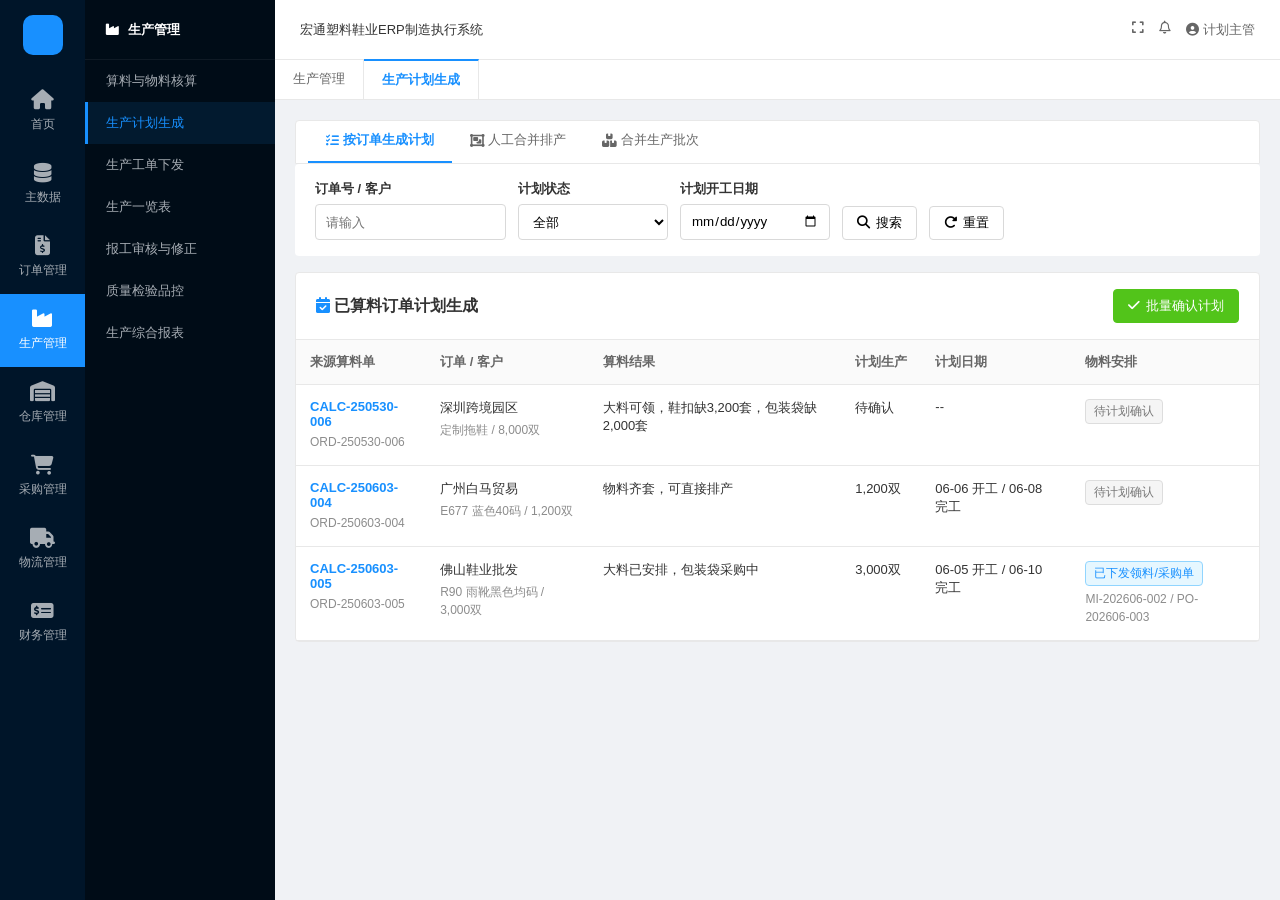
<file: projects/erp/pc/order-plan-evaluation.html>
<!DOCTYPE html>
<html lang="zh-CN">
<head>
  <meta charset="UTF-8">
  <meta name="viewport" content="width=device-width, initial-scale=1.0">
  <title>宏通塑料鞋业 ERP - 生产计划生成</title>
  <link rel="stylesheet" href="https://cdnjs.cloudflare.com/ajax/libs/font-awesome/6.4.0/css/all.min.css">
  <style>
    :root{--sidebar-dark:#001529;--sidebar-sub:#000c17;--primary:#1890ff;--bg:#f0f2f5;--border:#e8e8e8;--success:#52c41a;--warning:#faad14;--danger:#f5222d;--purple:#722ed1;--muted:#8c8c8c;--text:#333}
    *{margin:0;padding:0;box-sizing:border-box;font-family:'PingFang SC','Microsoft YaHei',sans-serif}
    body{height:100vh;background:var(--bg);display:flex;overflow:hidden;font-size:13px;color:var(--text)}
    button,input,select{font-family:inherit;outline:none}
    .primary-sidebar{width:85px;background:var(--sidebar-dark);display:flex;flex-direction:column;align-items:center;padding-top:15px;flex-shrink:0}
    .ps-logo{width:40px;height:40px;background:#1890ff;border-radius:10px;margin-bottom:20px}
    .ps-item{width:100%;padding:15px 0;display:flex;flex-direction:column;align-items:center;color:#a6adb4;gap:6px;font-size:12px}.ps-item i{font-size:20px}.ps-item.active{background:var(--primary);color:#fff}
    .secondary-sidebar{width:190px;background:var(--sidebar-sub);flex-shrink:0}.ss-header{height:60px;color:#fff;font-weight:bold;display:flex;align-items:center;padding-left:20px;border-bottom:1px solid rgba(255,255,255,.06)}.tree-node{padding:12px 18px;color:#a6adb4;border-left:3px solid transparent}.tree-node.active{color:var(--primary);background:rgba(24,144,255,.1);border-left-color:var(--primary)}
    .main-wrapper{flex:1;display:flex;flex-direction:column;overflow:hidden}.top-header{height:60px;background:#fff;border-bottom:1px solid var(--border);display:flex;align-items:center;justify-content:space-between;padding:0 25px}.top-tools{display:flex;gap:16px;color:#666}.tabs-bar{height:40px;background:#fff;border-bottom:1px solid var(--border);display:flex;align-items:flex-end}.tab-item{height:40px;display:flex;align-items:center;padding:0 18px;border-right:1px solid var(--border);color:#666}.tab-item.active{color:var(--primary);font-weight:bold;border-top:2px solid var(--primary)}
    .page-content{flex:1;overflow:auto;padding:20px}.toolbar{background:#fff;border-radius:4px;padding:16px 20px;margin-bottom:16px;display:flex;gap:12px;align-items:end;flex-wrap:wrap}.filter-item{display:flex;flex-direction:column;gap:6px}.filter-item label{font-weight:bold}.input-box{height:36px;border:1px solid #d9d9d9;border-radius:4px;padding:0 10px;min-width:150px;background:#fff}.btn{height:34px;padding:0 14px;border:1px solid #d9d9d9;background:#fff;border-radius:4px;cursor:pointer;display:inline-flex;align-items:center;justify-content:center;gap:6px;white-space:nowrap}.btn-primary{background:var(--primary);border-color:var(--primary);color:#fff}.btn-success{background:var(--success);border-color:var(--success);color:#fff}.btn-warning{background:var(--warning);border-color:var(--warning);color:#fff}.btn-danger{background:var(--danger);border-color:var(--danger);color:#fff}.btn[disabled]{opacity:.55;cursor:not-allowed}
    .panel{background:#fff;border:1px solid var(--border);border-radius:4px;margin-bottom:16px}.panel-header{padding:16px 20px;border-bottom:1px solid var(--border);display:flex;justify-content:space-between;align-items:center;gap:10px}.panel-title{font-size:16px;font-weight:bold}.panel-body{padding:16px 20px}.table-container{overflow:auto}.table{width:100%;border-collapse:collapse;min-width:1180px}.table th{background:#fafafa;padding:13px 14px;border-bottom:1px solid var(--border);text-align:left;color:#666;white-space:nowrap}.table td{padding:14px;border-bottom:1px solid var(--border);vertical-align:top}.muted{color:var(--muted);font-size:12px;margin-top:4px;line-height:1.5}.tag{display:inline-block;padding:3px 8px;border-radius:4px;font-size:12px}.tag-blue{background:#e6f7ff;color:#1890ff;border:1px solid #91d5ff}.tag-green{background:#f6ffed;color:#52c41a;border:1px solid #b7eb8f}.tag-orange{background:#fff7e6;color:#fa8c16;border:1px solid #ffd591}.tag-red{background:#fff1f0;color:#f5222d;border:1px solid #ffa39e}.tag-purple{background:#f9f0ff;color:#722ed1;border:1px solid #d3adf7}.tag-gray{background:#f5f5f5;color:#777;border:1px solid #ddd}.action-link{color:var(--primary);cursor:pointer;margin-right:10px}.action-link.danger{color:var(--danger)}
    .inner-tabs{height:44px;background:#fff;border:1px solid var(--border);border-radius:4px 4px 0 0;display:flex;align-items:flex-end;padding:0 12px;margin-bottom:0}.inner-tab{height:44px;display:flex;align-items:center;padding:0 18px;border-bottom:2px solid transparent;color:#666;cursor:pointer}.inner-tab.active{color:var(--primary);border-bottom-color:var(--primary);font-weight:bold}.view{display:none}.view.active{display:block}
    .mini-kpi{display:grid;grid-template-columns:repeat(4,1fr);gap:10px;margin-bottom:14px}.mini-kpi div{background:#fff;border:1px solid var(--border);padding:12px;border-radius:4px}.mini-kpi label{display:block;color:#888;margin-bottom:5px}.mini-kpi b{font-size:18px}.merge-grid{display:grid;grid-template-columns:minmax(0,1fr) 360px;gap:16px}.group-grid{display:grid;grid-template-columns:repeat(2,minmax(0,1fr));gap:12px;margin-bottom:16px}.group-card{background:#fff;border:1px solid var(--border);border-radius:4px;padding:14px;display:flex;justify-content:space-between;gap:14px}.group-card.active{border-color:#91d5ff;box-shadow:0 0 0 2px #e6f7ff}.group-card h3{font-size:15px;margin-bottom:8px}.group-card .num{font-size:22px;font-weight:bold;color:#0f2d55}.basket{background:#fff;border:1px solid var(--border);border-radius:4px;position:sticky;top:0}.basket-header{padding:16px;border-bottom:1px solid var(--border);display:flex;align-items:center;justify-content:space-between}.basket-body{padding:14px}.basket-empty{border:1px dashed #d9d9d9;background:#fafafa;border-radius:4px;padding:26px 12px;text-align:center;color:#999}.basket-item{border:1px solid #edf0f5;background:#fafafa;border-radius:4px;padding:10px;margin-bottom:8px}.basket-item strong{display:block;margin-bottom:3px}.check{width:16px;height:16px}.plan-form{display:grid;grid-template-columns:repeat(3,1fr);gap:12px;margin-bottom:16px}.form-group label{display:block;font-weight:bold;margin-bottom:6px}.modal-overlay{position:fixed;inset:0;background:rgba(0,0,0,.45);display:none;align-items:center;justify-content:center;z-index:1000}.modal-box{width:880px;max-height:86vh;background:#fff;border-radius:4px;display:flex;flex-direction:column}.modal-box.small{width:720px}.modal-header{height:56px;padding:0 20px;display:flex;justify-content:space-between;align-items:center;border-bottom:1px solid var(--border)}.modal-title{font-size:16px;font-weight:bold}.modal-close{font-size:18px;color:#999;cursor:pointer}.modal-body{padding:20px;overflow:auto}.modal-footer{border-top:1px solid var(--border);padding:12px 20px;display:flex;justify-content:flex-end;gap:10px}.summary{display:grid;grid-template-columns:repeat(4,1fr);gap:12px;margin-bottom:16px}.summary-card{background:#fafafa;border:1px solid var(--border);border-radius:4px;padding:12px}.summary-card label{display:block;color:#888;margin-bottom:6px}.summary-card strong{font-size:16px}.line-table{width:100%;border-collapse:collapse}.line-table th,.line-table td{border-bottom:1px solid var(--border);padding:10px;text-align:left}.toast{position:fixed;top:76px;right:26px;background:#333;color:#fff;padding:10px 18px;border-radius:4px;display:none;z-index:1200}.subline{font-size:12px;color:#777;margin-top:5px}
    @media(max-width:1100px){.merge-grid{grid-template-columns:1fr}.basket{position:static}.group-grid{grid-template-columns:1fr}.mini-kpi{grid-template-columns:repeat(2,1fr)}}
  </style>
</head>
<body>
  <div class="primary-sidebar"><div class="ps-logo"></div><div class="ps-item"><i class="fa-solid fa-house"></i><span>首页</span></div><div class="ps-item"><i class="fa-solid fa-database"></i><span>主数据</span></div><div class="ps-item"><i class="fa-solid fa-file-invoice-dollar"></i><span>订单管理</span></div><div class="ps-item active"><i class="fa-solid fa-industry"></i><span>生产管理</span></div><div class="ps-item"><i class="fa-solid fa-warehouse"></i><span>仓库管理</span></div><div class="ps-item"><i class="fa-solid fa-cart-shopping"></i><span>采购管理</span></div><div class="ps-item"><i class="fa-solid fa-truck"></i><span>物流管理</span></div><div class="ps-item"><i class="fa-solid fa-money-check-dollar"></i><span>财务管理</span></div></div>
  <div class="secondary-sidebar"><div class="ss-header"><i class="fa-solid fa-industry" style="margin-right:8px"></i>生产管理</div><div class="tree-menu"><div class="tree-node">算料与物料核算</div><div class="tree-node active">生产计划生成</div><div class="tree-node">生产工单下发</div><div class="tree-node">生产一览表</div><div class="tree-node">报工审核与修正</div><div class="tree-node">质量检验品控</div><div class="tree-node">生产综合报表</div></div></div>
  <div class="main-wrapper">
    <div class="top-header"><div>宏通塑料鞋业ERP制造执行系统</div><div class="top-tools"><i class="fa-solid fa-expand"></i><i class="fa-regular fa-bell"></i><div><i class="fa-solid fa-user-circle"></i> 计划主管</div></div></div>
    <div class="tabs-bar"><div class="tab-item">生产管理</div><div class="tab-item active">生产计划生成</div></div>
    <div class="page-content">
      <div class="inner-tabs"><div id="tab-order" class="inner-tab active" onclick="switchView('order')"><i class="fa-solid fa-list-check"></i>&nbsp;按订单生成计划</div><div id="tab-merge" class="inner-tab" onclick="switchView('merge')"><i class="fa-solid fa-object-group"></i>&nbsp;人工合并排产</div><div id="tab-batch" class="inner-tab" onclick="switchView('batch')"><i class="fa-solid fa-boxes-stacked"></i>&nbsp;合并生产批次</div></div>

      <div id="view-order" class="view active">
        <div class="toolbar"><div class="filter-item"><label>订单号 / 客户</label><input id="q-keyword" class="input-box" placeholder="请输入"></div><div class="filter-item"><label>计划状态</label><select id="q-status" class="input-box"><option>全部</option><option>待生成计划</option><option>待确认计划</option><option>已确认计划</option><option>物料安排中</option></select></div><div class="filter-item"><label>计划开工日期</label><input class="input-box" type="date"></div><button class="btn" onclick="searchRows()"><i class="fa-solid fa-magnifying-glass"></i> 搜索</button><button class="btn" onclick="resetRows()"><i class="fa-solid fa-rotate-right"></i> 重置</button></div>
        <div class="panel"><div class="panel-header"><div class="panel-title"><i class="fa-solid fa-calendar-check" style="color:var(--primary)"></i> 已算料订单计划生成</div><div><button class="btn btn-success" onclick="batchConfirmPlan()"><i class="fa-solid fa-check"></i> 批量确认计划</button></div></div><div class="table-container"><table class="table"><thead><tr><th>来源算料单</th><th>订单 / 客户</th><th>算料结果</th><th>计划生产</th><th>计划日期</th><th>物料安排</th><th>状态</th><th>操作</th></tr></thead><tbody id="plan-body">
          <tr data-status="待生成计划" data-key="CALC-250530-006 深圳跨境园区"><td><strong style="color:var(--primary)">CALC-250530-006</strong><div class="muted">ORD-250530-006</div></td><td>深圳跨境园区<div class="muted">定制拖鞋 / 8,000双</div></td><td>大料可领，鞋扣缺3,200套，包装袋缺2,000套</td><td>待确认</td><td>--</td><td><span class="tag tag-gray">待计划确认</span></td><td><span class="tag tag-orange">待生成计划</span></td><td><button class="btn btn-primary" onclick="openPlan(this)">生成计划</button></td></tr>
          <tr data-status="待确认计划" data-key="CALC-250603-004 广州白马贸易"><td><strong style="color:var(--primary)">CALC-250603-004</strong><div class="muted">ORD-250603-004</div></td><td>广州白马贸易<div class="muted">E677 蓝色40码 / 1,200双</div></td><td>物料齐套，可直接排产</td><td>1,200双</td><td>06-06 开工 / 06-08 完工</td><td><span class="tag tag-gray">待计划确认</span></td><td><span class="tag tag-orange">待确认计划</span></td><td><span class="action-link" onclick="confirmPlanRow(this)">确认计划</span><span class="action-link" onclick="openPlan(this)">查看</span></td></tr>
          <tr data-status="物料安排中" data-key="CALC-250603-005 佛山鞋业批发"><td><strong style="color:var(--primary)">CALC-250603-005</strong><div class="muted">ORD-250603-005</div></td><td>佛山鞋业批发<div class="muted">R90 雨靴黑色均码 / 3,000双</div></td><td>大料已安排，包装袋采购中</td><td>3,000双</td><td>06-05 开工 / 06-10 完工</td><td><span class="tag tag-blue">已下发领料/采购单</span><div class="muted">MI-202606-002 / PO-202606-003</div></td><td><span class="tag tag-blue">物料安排中</span></td><td><span class="action-link" onclick="showToast('已进入下游单据')">查看推送</span></td></tr>
        </tbody></table></div></div>
      </div>

      <div id="view-merge" class="view">
        <div class="toolbar"><div class="filter-item"><label>合并口径</label><select id="mergeRule" class="input-box"><option>款号 + 颜色 + 尺码 + BOM版本 + 工艺</option><option>款号 + 颜色 + 尺码</option><option>款号 + BOM版本</option></select></div><div class="filter-item"><label>交期窗口</label><select id="mergeDays" class="input-box"><option>3天内</option><option>5天内</option><option>7天内</option></select></div><div class="filter-item"><label>款号 / SKU / 客户</label><input id="mergeKw" class="input-box" placeholder="E677 / R90 / 客户"></div><button class="btn" onclick="filterMergeRows()"><i class="fa-solid fa-magnifying-glass"></i> 搜索</button><button class="btn btn-primary" onclick="markRecommend()"><i class="fa-solid fa-wand-magic-sparkles"></i> 识别可合并</button><button class="btn" onclick="clearBasket()"><i class="fa-solid fa-trash-can"></i> 清空待合并</button></div>
        <div class="mini-kpi"><div><label>候选订单</label><b id="k-candidates">7</b><div class="subline">已算料待计划</div></div><div><label>可合并组</label><b id="k-groups">0</b><div class="subline">点击识别后刷新</div></div><div><label>已选择订单</label><b id="k-selected">0</b><div class="subline">人工勾选 / 加入</div></div><div><label>待合并数量</label><b id="k-qty">0</b><div class="subline">按双数汇总</div></div></div>
        <div class="group-grid" id="groupCards"></div>
        <div class="merge-grid">
          <div class="panel"><div class="panel-header"><div class="panel-title"><i class="fa-solid fa-table-list" style="color:var(--primary)"></i> 候选订单行</div><button class="btn btn-success" onclick="openMergeModal()"><i class="fa-solid fa-layer-group"></i> 生成合并生产批次</button></div><div class="table-container"><table class="table"><thead><tr><th><input class="check" type="checkbox" onclick="toggleAllMerge(this)"></th><th>订单 / 客户</th><th>产品型号</th><th>颜色/尺码</th><th>BOM / 工艺</th><th>交期</th><th>数量</th><th>合并组</th><th>状态</th><th>操作</th></tr></thead><tbody id="merge-body"></tbody></table></div></div>
          <div class="basket"><div class="basket-header"><strong><i class="fa-solid fa-basket-shopping" style="color:var(--primary)"></i> 待合并清单</strong><span class="tag tag-blue" id="basket-count">0笔</span></div><div class="basket-body"><div id="basketList" class="basket-empty">请从左侧手动勾选或点击“加入”</div><button class="btn btn-success" style="width:100%;margin-top:12px" onclick="openMergeModal()"><i class="fa-solid fa-check"></i> 确认生成合并批次</button></div></div>
        </div>
      </div>

      <div id="view-batch" class="view">
        <div class="toolbar"><div class="filter-item"><label>批次号 / 款号</label><input id="batchKw" class="input-box" placeholder="PB / 款号"></div><div class="filter-item"><label>批次状态</label><select id="batchStatus" class="input-box"><option>全部</option><option>待安排物料</option><option>待下发工单</option><option>已下发工人任务</option></select></div><button class="btn" onclick="filterBatchRows()"><i class="fa-solid fa-magnifying-glass"></i> 搜索</button><button class="btn" onclick="resetBatchRows()"><i class="fa-solid fa-rotate-right"></i> 重置</button></div>
        <div class="panel"><div class="panel-header"><div class="panel-title"><i class="fa-solid fa-boxes-stacked" style="color:var(--primary)"></i> 合并生产批次</div></div><div class="table-container"><table class="table"><thead><tr><th>批次号</th><th>产品/SKU</th><th>来源订单</th><th>合并数量</th><th>计划日期</th><th>物料安排</th><th>状态</th><th>操作</th></tr></thead><tbody id="batch-body">
          <tr data-status="待下发工单" data-key="PB-250603-001 E677"><td><strong style="color:var(--primary)">PB-250603-001</strong><div class="muted">合并批次 / 3笔订单</div></td><td>E677 夏季防滑凉拖<div class="muted">蓝色40码 / BOM-V3 / 注塑+修边+包装</div></td><td>ORD-250603-011 800双<br>ORD-250603-012 1,200双<br>ORD-250603-015 1,500双</td><td><strong>3,500双</strong><div class="muted">按来源订单保留分摊</div></td><td>06-07 开工 / 06-13 完工</td><td><span class="tag tag-orange">待安排物料</span></td><td><span class="tag tag-blue">待下发工单</span></td><td><span class="action-link" onclick="viewBatch(this)">查看分摊</span><span class="action-link" onclick="pushWorkerTask(this)">下发工人任务</span></td></tr>
        </tbody></table></div></div>
      </div>
    </div>
  </div>

  <div id="modal-plan" class="modal-overlay"><div class="modal-box" onclick="event.stopPropagation()"><div class="modal-header"><span class="modal-title">生成生产计划</span><i class="fa-solid fa-xmark modal-close" onclick="closeModal('modal-plan')"></i></div><div class="modal-body"><div class="summary"><div class="summary-card"><label>算料单</label><strong id="m-calc">-</strong></div><div class="summary-card"><label>订单</label><strong id="m-order">-</strong></div><div class="summary-card"><label>客户</label><strong id="m-customer">-</strong></div><div class="summary-card"><label>计划数量</label><strong id="m-qty">-</strong></div></div><div class="plan-form"><div class="form-group"><label>计划开工</label><input class="input-box" type="date" value="2026-06-06"></div><div class="form-group"><label>计划完工</label><input class="input-box" type="date" value="2026-06-14"></div><div class="form-group"><label>生产班组</label><select class="input-box"><option>注塑一组</option><option>修边组</option><option>包装组</option></select></div></div><table class="line-table"><thead><tr><th>物料类别</th><th>安排方式</th><th>数量</th><th>下游单据</th></tr></thead><tbody><tr><td>大料</td><td>仓库领料</td><td>2.8吨</td><td>领料单 MI</td></tr><tr><td>鞋扣</td><td>采购</td><td>3,200套</td><td>采购单 PO</td></tr><tr><td>包装袋</td><td>采购</td><td>2,000套</td><td>采购单 PO</td></tr></tbody></table></div><div class="modal-footer"><button class="btn" onclick="closeModal('modal-plan')">取消</button><button class="btn btn-success" onclick="confirmFromModal()">确认计划</button></div></div></div>

  <div id="modal-merge" class="modal-overlay"><div class="modal-box" onclick="event.stopPropagation()"><div class="modal-header"><span class="modal-title">生成合并生产批次</span><i class="fa-solid fa-xmark modal-close" onclick="closeModal('modal-merge')"></i></div><div class="modal-body"><div class="summary"><div class="summary-card"><label>合并SKU</label><strong id="mb-model">-</strong></div><div class="summary-card"><label>订单数量</label><strong id="mb-orders">-</strong></div><div class="summary-card"><label>总生产数量</label><strong id="mb-qty">-</strong></div><div class="summary-card"><label>分摊方式</label><strong>按来源订单</strong></div></div><div class="plan-form"><div class="form-group"><label>计划开工</label><input id="mb-start" class="input-box" type="date" value="2026-06-07"></div><div class="form-group"><label>计划完工</label><input id="mb-end" class="input-box" type="date" value="2026-06-13"></div><div class="form-group"><label>生产班组</label><select id="mb-team" class="input-box"><option>注塑一组</option><option>修边组</option><option>包装组</option></select></div></div><table class="line-table"><thead><tr><th>来源订单</th><th>客户</th><th>订单数量</th><th>生产批次数量</th><th>后续分摊</th></tr></thead><tbody id="merge-preview"></tbody></table></div><div class="modal-footer"><button class="btn" onclick="closeModal('modal-merge')">取消</button><button class="btn btn-success" onclick="confirmMergeBatch()">确认生成批次</button></div></div></div>

  <div id="modal-batch" class="modal-overlay"><div class="modal-box" onclick="event.stopPropagation()"><div class="modal-header"><span class="modal-title">合并批次分摊明细</span><i class="fa-solid fa-xmark modal-close" onclick="closeModal('modal-batch')"></i></div><div class="modal-body" id="batch-detail"></div><div class="modal-footer"><button class="btn btn-primary" onclick="closeModal('modal-batch')">关闭</button></div></div></div>
  <div id="toast" class="toast"></div>

  <script>
    let currentRow=null;
    const candidateOrders=[
      {id:'ORD-250603-011',customer:'杭州嘉禾商贸',model:'E677 夏季防滑凉拖',colorSize:'蓝色 / 40码',bom:'BOM-V3',process:'注塑+修边+包装',due:'06-12',qty:800,group:'E677|蓝色|40码|BOM-V3|注塑+修边+包装',status:'待识别'},
      {id:'ORD-250603-012',customer:'广州白马贸易',model:'E677 夏季防滑凉拖',colorSize:'蓝色 / 40码',bom:'BOM-V3',process:'注塑+修边+包装',due:'06-13',qty:1200,group:'E677|蓝色|40码|BOM-V3|注塑+修边+包装',status:'待识别'},
      {id:'ORD-250603-015',customer:'佛山鞋业批发',model:'E677 夏季防滑凉拖',colorSize:'蓝色 / 40码',bom:'BOM-V3',process:'注塑+修边+包装',due:'06-13',qty:1500,group:'E677|蓝色|40码|BOM-V3|注塑+修边+包装',status:'待识别'},
      {id:'ORD-250603-016',customer:'东莞长安商贸',model:'E677 夏季防滑凉拖',colorSize:'红色 / 40码',bom:'BOM-V3',process:'注塑+修边+包装',due:'06-14',qty:600,group:'E677|红色|40码|BOM-V3|注塑+修边+包装',status:'待识别'},
      {id:'ORD-250603-017',customer:'深圳跨境园区',model:'R90 经典雨靴',colorSize:'黑色 / 均码',bom:'BOM-V2',process:'注塑+修边',due:'06-12',qty:900,group:'R90|黑色|均码|BOM-V2|注塑+修边',status:'待识别'},
      {id:'ORD-250603-018',customer:'汕头商超渠道',model:'R90 经典雨靴',colorSize:'黑色 / 均码',bom:'BOM-V2',process:'注塑+修边',due:'06-13',qty:1100,group:'R90|黑色|均码|BOM-V2|注塑+修边',status:'待识别'},
      {id:'ORD-250603-019',customer:'中山童鞋档口',model:'M12 儿童凉鞋',colorSize:'粉色 / 32码',bom:'BOM-V1',process:'注塑+包装',due:'06-18',qty:500,group:'M12|粉色|32码|BOM-V1|注塑+包装',status:'待识别'}
    ];
    const selectedIds=new Set();
    let recommended=false;
    function switchView(v){['order','merge','batch'].forEach(x=>{document.getElementById('view-'+x).classList.toggle('active',x===v);document.getElementById('tab-'+x).classList.toggle('active',x===v)})}
    function tag(status){if(status==='推荐可合并')return '<span class="tag tag-blue">推荐可合并</span>';if(status==='已加入待合并')return '<span class="tag tag-purple">已加入待合并</span>';if(status==='已合并')return '<span class="tag tag-green">已合并</span>';if(status==='不建议合并')return '<span class="tag tag-gray">需单独计划</span>';return '<span class="tag tag-orange">待识别</span>'}
    function getGroupStats(){const map={};candidateOrders.forEach(o=>{if(!map[o.group])map[o.group]=[];map[o.group].push(o)});return map}
    function renderGroupCards(){const groups=getGroupStats();const cards=Object.entries(groups).filter(([g,rows])=>rows.length>1).map(([g,rows])=>{const qty=rows.reduce((s,r)=>s+r.qty,0);const first=rows[0];const active=[...selectedIds].some(id=>rows.find(r=>r.id===id));return `<div class="group-card ${active?'active':''}"><div><h3>${first.model}</h3><div class="muted">${first.colorSize} / ${first.bom} / ${first.process}</div><div class="muted">来源订单：${rows.map(r=>r.id).join('、')}</div></div><div style="text-align:right"><div class="num">${qty.toLocaleString()}</div><div class="muted">${rows.length}笔 / 双</div><button class="btn btn-primary" style="margin-top:8px" onclick="addGroup('${g}')">加入待合并</button></div></div>`}).join('');document.getElementById('groupCards').innerHTML=cards||''}
    function renderMergeTable(){const kw=(document.getElementById('mergeKw')?.value||'').trim();const rows=candidateOrders.filter(o=>!kw||[o.id,o.customer,o.model,o.colorSize,o.bom,o.process].join(' ').includes(kw));document.getElementById('merge-body').innerHTML=rows.map(o=>`<tr data-id="${o.id}" data-group="${o.group}" data-key="${o.id} ${o.customer} ${o.model} ${o.colorSize}"><td><input class="check merge-check" type="checkbox" ${selectedIds.has(o.id)?'checked':''} onchange="toggleOrder('${o.id}',this.checked)"></td><td><strong>${o.id}</strong><div class="muted">${o.customer}</div></td><td>${o.model}</td><td>${o.colorSize}</td><td>${o.bom}<div class="muted">${o.process}</div></td><td>${o.due}</td><td><strong>${o.qty.toLocaleString()}双</strong></td><td>${shortGroup(o.group)}</td><td>${tag(selectedIds.has(o.id)?'已加入待合并':o.status)}</td><td>${selectedIds.has(o.id)?`<span class="action-link danger" onclick="removeOrder('${o.id}')">移出</span>`:`<span class="action-link" onclick="addOrder('${o.id}')">加入</span>`}</td></tr>`).join('')}
    function shortGroup(g){const arr=g.split('|');return `${arr[0]} / ${arr[1]}${arr[2]}<div class="muted">${arr[3]} / ${arr[4]}</div>`}
    function renderBasket(){const rows=candidateOrders.filter(o=>selectedIds.has(o.id));let qty=rows.reduce((s,r)=>s+r.qty,0);document.getElementById('k-selected').innerText=rows.length;document.getElementById('k-qty').innerText=qty.toLocaleString();document.getElementById('basket-count').innerText=rows.length+'笔';if(!rows.length){document.getElementById('basketList').className='basket-empty';document.getElementById('basketList').innerHTML='请从左侧手动勾选或点击“加入”';return}document.getElementById('basketList').className='';document.getElementById('basketList').innerHTML=rows.map(o=>`<div class="basket-item"><strong>${o.id}｜${o.qty.toLocaleString()}双</strong><div class="muted">${o.customer}<br>${o.model} / ${o.colorSize}</div><div style="margin-top:6px"><span class="action-link danger" onclick="removeOrder('${o.id}')">移出</span></div></div>`).join('')}
    function refreshMerge(){renderGroupCards();renderMergeTable();renderBasket()}
    function markRecommend(){const groups=getGroupStats();let groupCount=0;candidateOrders.forEach(o=>{if(groups[o.group].length>1){o.status='推荐可合并'}else{o.status='不建议合并'}});Object.values(groups).forEach(rows=>{if(rows.length>1)groupCount++});recommended=true;document.getElementById('k-groups').innerText=groupCount;showToast('已识别可合并订单，但不会自动加入，请人工选择');refreshMerge()}
    function addOrder(id){selectedIds.add(id);validateSelection(true);refreshMerge()}
    function removeOrder(id){selectedIds.delete(id);refreshMerge()}
    function toggleOrder(id,checked){checked?selectedIds.add(id):selectedIds.delete(id);validateSelection(false);refreshMerge()}
    function addGroup(group){candidateOrders.filter(o=>o.group===group).forEach(o=>selectedIds.add(o.id));validateSelection(true);refreshMerge()}
    function clearBasket(){selectedIds.clear();refreshMerge();showToast('已清空待合并清单')}
    function toggleAllMerge(box){document.querySelectorAll('#merge-body tr').forEach(tr=>{const id=tr.dataset.id;if(box.checked)selectedIds.add(id);else selectedIds.delete(id)});validateSelection(false);refreshMerge()}
    function validateSelection(show){const rows=candidateOrders.filter(o=>selectedIds.has(o.id));if(rows.length<=1)return true;const group=rows[0].group;const ok=rows.every(r=>r.group===group);if(!ok&&show)showToast('已选择订单存在不同型号/BOM/工艺，生成批次前需要调整');return ok}
    function filterMergeRows(){renderMergeTable();showToast('筛选完成')}
    function openMergeModal(){const rows=candidateOrders.filter(o=>selectedIds.has(o.id));if(rows.length<2){showToast('请先人工选择至少两条订单');return}if(!validateSelection(true)){showToast('所选订单型号、颜色尺码、BOM版本或工艺不一致，不能合并');return}let qty=0;let html='';rows.forEach(o=>{qty+=o.qty;html+=`<tr><td>${o.id}</td><td>${o.customer}</td><td>${o.qty.toLocaleString()}双</td><td>${o.qty.toLocaleString()}双</td><td>报工、质检、入库按批次；发货、应收按订单回写</td></tr>`});document.getElementById('mb-model').innerText=rows[0].model+' / '+rows[0].colorSize;document.getElementById('mb-orders').innerText=rows.length+'笔';document.getElementById('mb-qty').innerText=qty.toLocaleString()+'双';document.getElementById('merge-preview').innerHTML=html;openModal('modal-merge')}
    function confirmMergeBatch(){const rows=candidateOrders.filter(o=>selectedIds.has(o.id));if(!rows.length)return;let qty=rows.reduce((s,r)=>s+r.qty,0);const first=rows[0];const batchNo='PB-250603-'+String(document.querySelectorAll('#batch-body tr').length+1).padStart(3,'0');const detail=rows.map(r=>`${r.id} ${r.qty.toLocaleString()}双`).join('<br>');document.getElementById('batch-body').insertAdjacentHTML('afterbegin',`<tr data-status="待安排物料" data-key="${batchNo} ${first.model}"><td><strong style="color:var(--primary)">${batchNo}</strong><div class="muted">合并批次 / ${rows.length}笔订单</div></td><td>${first.model}<div class="muted">${first.colorSize} / ${first.bom} / ${first.process}</div></td><td>${detail}</td><td><strong>${qty.toLocaleString()}双</strong><div class="muted">按来源订单保留分摊</div></td><td>${document.getElementById('mb-start').value.slice(5)} 开工 / ${document.getElementById('mb-end').value.slice(5)} 完工</td><td><span class="tag tag-orange">待安排物料</span></td><td><span class="tag tag-blue">待下发工单</span></td><td><span class="action-link" onclick="viewBatch(this)">查看分摊</span><span class="action-link" onclick="pushWorkerTask(this)">下发工人任务</span></td></tr>`);rows.forEach(o=>{o.status='已合并';selectedIds.delete(o.id)});closeModal('modal-merge');switchView('batch');refreshMerge();showToast('已按人工选择生成合并生产批次')}
    function searchRows(){const kw=document.getElementById('q-keyword').value.trim();const st=document.getElementById('q-status').value;document.querySelectorAll('#plan-body tr').forEach(tr=>{const hitKw=!kw||tr.dataset.key.includes(kw);const hitSt=st==='全部'||tr.dataset.status===st;tr.style.display=hitKw&&hitSt?'':'none'});showToast('筛选完成')}
    function resetRows(){document.getElementById('q-keyword').value='';document.getElementById('q-status').value='全部';document.querySelectorAll('#plan-body tr').forEach(tr=>tr.style.display='');showToast('已重置')}
    function openPlan(el){currentRow=el.closest('tr');document.getElementById('m-calc').innerText=currentRow.children[0].innerText.split('\n')[0];document.getElementById('m-order').innerText=currentRow.children[0].innerText.split('\n')[1]||'-';document.getElementById('m-customer').innerText=currentRow.children[1].innerText.split('\n')[0];document.getElementById('m-qty').innerText=currentRow.children[3].innerText.split('\n')[0]||'待确认';openModal('modal-plan')}
    function confirmFromModal(){if(!currentRow)return;confirmPlanRow(currentRow);closeModal('modal-plan')}
    function confirmPlanRow(el){const tr=el.closest?el.closest('tr'):el;tr.dataset.status='已确认计划';if(tr.children[3].innerText.includes('待确认'))tr.children[3].innerHTML='8,000双';tr.children[4].innerHTML='06-06 开工 / 06-14 完工';tr.children[5].innerHTML='<span class="tag tag-orange">待安排领料/采购</span>';tr.children[6].innerHTML='<span class="tag tag-green">已确认计划</span>';tr.children[7].innerHTML='<span class="action-link" onclick="showToast(\'已下发领料单和采购单\')">下发领料/采购单</span><span class="action-link" onclick="openPlan(this)">查看计划</span>';showToast('生产计划已确认')}
    function batchConfirmPlan(){document.querySelectorAll('#plan-body tr').forEach(tr=>{if(tr.dataset.status==='待确认计划'||tr.dataset.status==='待生成计划')confirmPlanRow(tr)});showToast('批量计划确认完成')}
    function filterBatchRows(){const kw=document.getElementById('batchKw').value.trim();const st=document.getElementById('batchStatus').value;document.querySelectorAll('#batch-body tr').forEach(tr=>{const hitKw=!kw||tr.dataset.key.includes(kw);const hitSt=st==='全部'||tr.dataset.status===st;tr.style.display=hitKw&&hitSt?'':'none'});showToast('筛选完成')}
    function resetBatchRows(){document.getElementById('batchKw').value='';document.getElementById('batchStatus').value='全部';document.querySelectorAll('#batch-body tr').forEach(tr=>tr.style.display='');showToast('已重置')}
    function viewBatch(el){const tr=el.closest('tr');document.getElementById('batch-detail').innerHTML=`<div class="summary"><div class="summary-card"><label>批次</label><strong>${tr.children[0].innerText.split('\n')[0]}</strong></div><div class="summary-card"><label>产品</label><strong>${tr.children[1].innerText.split('\n')[0]}</strong></div><div class="summary-card"><label>合并数量</label><strong>${tr.children[3].innerText.split('\n')[0]}</strong></div><div class="summary-card"><label>状态</label><strong>${tr.children[6].innerText}</strong></div></div><table class="line-table"><thead><tr><th>来源订单分摊</th><th>用途</th></tr></thead><tbody><tr><td>${tr.children[2].innerHTML}</td><td>生产按批次执行，订单交付、发货、应收仍按来源订单拆分</td></tr></tbody></table>`;openModal('modal-batch')}
    function pushWorkerTask(el){const tr=el.closest('tr');tr.dataset.status='已下发工人任务';tr.children[6].innerHTML='<span class="tag tag-green">已下发工人任务</span>';tr.children[7].innerHTML='<span class="action-link" onclick="viewBatch(this)">查看分摊</span><span class="action-link" onclick="showToast(\'工人移动端已收到合并批次任务\')">查看任务</span>';showToast('已按合并批次下发工人生产任务')}
    function showToast(t){const el=document.getElementById('toast');el.innerText=t;el.style.display='block';clearTimeout(window.__t);window.__t=setTimeout(()=>el.style.display='none',1800)}
    function openModal(id){document.getElementById(id).style.display='flex'}function closeModal(id){document.getElementById(id).style.display='none'}window.onclick=e=>{if(e.target.classList.contains('modal-overlay'))e.target.style.display='none'}
    renderGroupCards();renderMergeTable();renderBasket();
  </script>
</body>
</html>
</file>
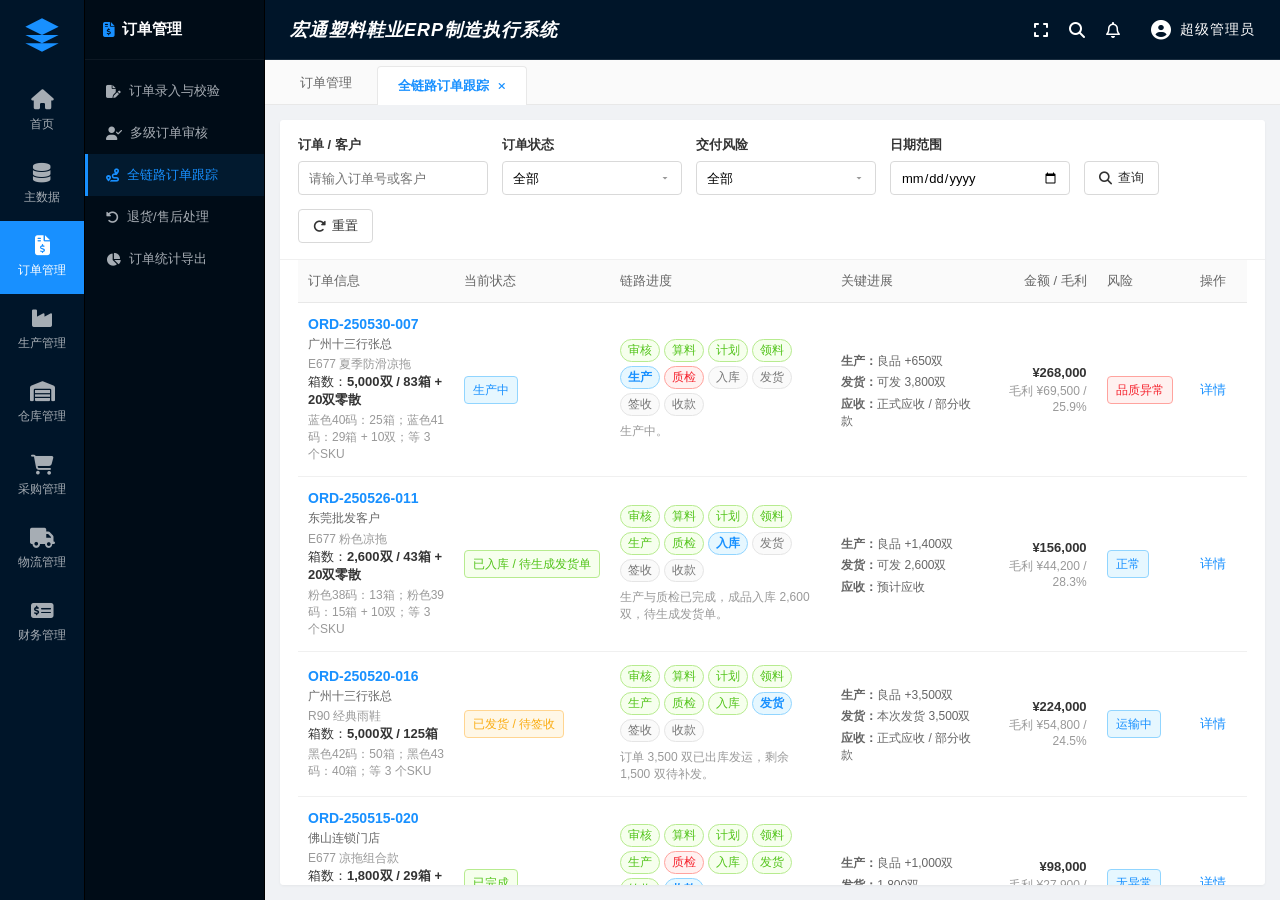
<file: projects/erp/pc/order-track.html>
<!DOCTYPE html>
<html lang="zh-CN">
<head>
  <meta charset="UTF-8" />
  <meta name="viewport" content="width=device-width, initial-scale=1.0" />
  <title>宏通塑料鞋业 ERP - 全链路订单跟踪</title>
  <link rel="stylesheet" href="https://cdnjs.cloudflare.com/ajax/libs/font-awesome/6.4.0/css/all.min.css" />
  <style>
    :root{
      --sidebar-dark:#001529;
      --sidebar-sub:#000c17;
      --primary:#1890ff;
      --primary-hover:#40a9ff;
      --bg-body:#f0f2f5;
      --border:#e8e8e8;
      --text-main:#333;
      --text-muted:#8c8c8c;
      --danger:#f5222d;
      --success:#52c41a;
      --warning:#faad14;
      --purple:#722ed1;
    }
    *{box-sizing:border-box;margin:0;padding:0;font-family:'PingFang SC','Microsoft YaHei',sans-serif;}
    body{height:100vh;overflow:hidden;display:flex;background:var(--bg-body);color:var(--text-main);font-size:13px;}
    input,select,button,textarea{outline:none;font-family:inherit;}
    .primary-sidebar{width:85px;background:var(--sidebar-dark);display:flex;flex-direction:column;align-items:center;padding-top:15px;z-index:100;flex-shrink:0;border-right:1px solid #000;}
    .ps-logo{width:40px;height:40px;background:url('data:image/svg+xml;utf8,<svg xmlns="http://www.w3.org/2000/svg" viewBox="0 0 24 24" fill="%231890ff"><path d="M12 2L2 7l10 5 10-5-10-5zM2 17l10 5 10-5M2 12l10 5 10-5"/></svg>') center/contain no-repeat;margin-bottom:20px;}
    .ps-item{width:100%;padding:15px 0;display:flex;flex-direction:column;align-items:center;color:#a6adb4;cursor:pointer;transition:.2s;font-size:12px;gap:6px;}
    .ps-item i{font-size:20px;}
    .ps-item:hover,.ps-item.active{background:var(--primary);color:#fff;}
    .secondary-sidebar{width:180px;background:var(--sidebar-sub);border-right:1px solid #000;display:flex;flex-direction:column;flex-shrink:0;z-index:90;}
    .ss-header{height:60px;display:flex;align-items:center;padding-left:18px;color:#fff;font-size:15px;font-weight:bold;border-bottom:1px solid rgba(255,255,255,.05);}
    .tree-menu{padding:10px 0;overflow-y:auto;flex:1;}
    .tree-node{padding:12px 18px;cursor:pointer;display:flex;align-items:center;font-size:13px;color:#a6adb4;transition:.2s;border-left:3px solid transparent;gap:8px;}
    .tree-node:hover{color:#fff;}
    .tree-node.active{color:var(--primary);border-left-color:var(--primary);background:rgba(24,144,255,.1);}
    .main-wrapper{flex:1;display:flex;flex-direction:column;overflow:hidden;background:var(--bg-body);}
    .top-header{height:60px;background:var(--sidebar-dark);border-bottom:1px solid rgba(255,255,255,.1);display:flex;justify-content:space-between;align-items:center;padding:0 25px;color:#fff;font-style:italic;font-size:18px;font-weight:bold;letter-spacing:1px;}
    .top-tools{display:flex;align-items:center;gap:20px;font-size:16px;font-style:normal;font-weight:normal;}
    .tabs-bar{height:45px;background:#fafafa;border-bottom:1px solid var(--border);display:flex;align-items:flex-end;padding:0 15px;gap:5px;z-index:10;}
    .tab-item{padding:10px 20px;font-size:13px;color:#666;display:flex;align-items:center;cursor:pointer;border-bottom:2px solid transparent;}
    .tab-item.active{background:#fff;color:var(--primary);border:1px solid var(--border);border-bottom:none;border-radius:4px 4px 0 0;position:relative;top:1px;font-weight:bold;}
    .page-content{flex:1;display:flex;flex-direction:column;overflow:hidden;background:#fff;margin:15px;border-radius:4px;box-shadow:0 1px 3px rgba(0,0,0,.05);}
    .toolbar{padding:16px 18px;border-bottom:1px solid #f0f0f0;display:flex;gap:14px;align-items:flex-end;flex-wrap:wrap;background:#fff;}
    .filter-item{display:flex;flex-direction:column;gap:7px;}
    .filter-item label{font-weight:bold;color:#333;font-size:13px;}
    .input-box{height:34px;padding:6px 10px;border:1px solid #d9d9d9;border-radius:4px;font-size:13px;min-width:180px;background:#fff;}
    select.input-box{appearance:none;background-image:url('data:image/svg+xml;utf8,<svg xmlns="http://www.w3.org/2000/svg" width="12" height="12" fill="%23999" viewBox="0 0 24 24"><path d="M7 10l5 5 5-5z"/></svg>');background-repeat:no-repeat;background-position:right 10px center;cursor:pointer;padding-right:28px;}
    .input-box:focus{border-color:var(--primary);box-shadow:0 0 0 2px rgba(24,144,255,.18);}
    .btn{height:34px;padding:0 14px;border-radius:4px;font-size:13px;cursor:pointer;display:inline-flex;align-items:center;justify-content:center;gap:6px;border:1px solid transparent;transition:.2s;background:#fff;}
    .btn-outline{border-color:#d9d9d9;color:#333;}
    .btn-outline:hover{border-color:var(--primary);color:var(--primary);}
    .btn-primary{background:var(--primary);color:#fff;border-color:var(--primary);}
    .btn-primary:hover{background:var(--primary-hover);}
    .table-container{flex:1;overflow:auto;padding:0 18px 18px;background:#fff;}
    table{width:100%;border-collapse:collapse;text-align:left;table-layout:fixed;}
    th{background:#fafafa;padding:12px 10px;color:#666;font-weight:500;border-bottom:1px solid var(--border);position:sticky;top:0;z-index:2;white-space:nowrap;}
    td{padding:13px 10px;border-bottom:1px solid #f0f0f0;color:#333;vertical-align:middle;}
    tr:hover td{background:#fafafa;}
    .order-no{font-weight:bold;color:var(--primary);font-size:14px;cursor:pointer;}
    .sub{font-size:12px;color:#666;margin-top:4px;line-height:1.45;}
    .mini{font-size:12px;color:#999;margin-top:3px;}
    .status-tag{display:inline-flex;align-items:center;justify-content:center;padding:3px 8px;border-radius:4px;font-size:12px;border:1px solid transparent;white-space:nowrap;line-height:20px;}
    .tag-blue{background:#e6f7ff;color:var(--primary);border-color:#91d5ff;}
    .tag-green{background:#f6ffed;color:var(--success);border-color:#b7eb8f;}
    .tag-orange{background:#fff7e6;color:var(--warning);border-color:#ffd591;}
    .tag-red{background:#fff1f0;color:var(--danger);border-color:#ffa39e;}
    .tag-gray{background:#f5f5f5;color:#777;border-color:#d9d9d9;}
    .tag-purple{background:#f9f0ff;color:var(--purple);border-color:#d3adf7;}
    .chain-mini{display:flex;align-items:center;gap:4px;flex-wrap:wrap;}
    .chain-node{font-size:12px;padding:2px 7px;border-radius:12px;border:1px solid #e5e5e5;background:#fafafa;color:#777;}
    .chain-node.done{background:#f6ffed;color:var(--success);border-color:#b7eb8f;}
    .chain-node.active{background:#e6f7ff;color:var(--primary);border-color:#91d5ff;font-weight:bold;}
    .chain-node.warn{background:#fff7e6;color:var(--warning);border-color:#ffd591;}
    .chain-node.error{background:#fff1f0;color:var(--danger);border-color:#ffa39e;}
    .action-link{color:var(--primary);cursor:pointer;text-decoration:none;font-weight:500;margin-right:10px;white-space:nowrap;}
    .action-link:hover{text-decoration:underline;}
    .num-right{text-align:right;font-family:Consolas,monospace;}

    .drawer-mask{position:fixed;inset:0;background:rgba(0,0,0,.45);display:none;justify-content:flex-end;z-index:1200;}
    .drawer-mask.show{display:flex;}
    .detail-drawer{width:92vw;max-width:1280px;height:100vh;background:#fff;box-shadow:-4px 0 24px rgba(0,0,0,.18);display:flex;flex-direction:column;animation:slideIn .2s ease;}
    @keyframes slideIn{from{transform:translateX(25px);opacity:.6;}to{transform:translateX(0);opacity:1;}}
    .drawer-header{height:60px;padding:0 22px;border-bottom:1px solid var(--border);display:flex;align-items:center;justify-content:space-between;}
    .drawer-title{display:flex;align-items:center;gap:10px;font-size:16px;font-weight:bold;}
    .drawer-close{font-size:20px;color:#999;cursor:pointer;transition:.2s;}
    .drawer-close:hover{color:var(--danger);transform:rotate(90deg);}
    .drawer-body{flex:1;overflow:auto;padding:18px 22px;background:#f7f8fa;}
    .overview-card{background:#fff;border:1px solid var(--border);border-radius:6px;padding:16px;margin-bottom:14px;}
    .summary-grid{display:grid;grid-template-columns:repeat(4,1fr);gap:12px;margin-top:12px;}
    .summary-item{background:#fafafa;border:1px solid #f0f0f0;border-radius:6px;padding:12px;}
    .summary-label{font-size:12px;color:#777;margin-bottom:6px;}
    .summary-value{font-size:15px;font-weight:bold;color:#333;line-height:1.4;}
    .progress-line{display:flex;align-items:center;margin-top:16px;overflow-x:auto;padding-bottom:4px;}
    .step{display:flex;align-items:center;min-width:86px;}
    .step-dot{width:28px;height:28px;border-radius:50%;display:flex;align-items:center;justify-content:center;font-size:12px;border:2px solid #d9d9d9;background:#fff;color:#999;z-index:2;}
    .step.done .step-dot{border-color:var(--success);background:var(--success);color:#fff;}
    .step.active .step-dot{border-color:var(--primary);background:var(--primary);color:#fff;}
    .step.warn .step-dot{border-color:var(--warning);background:var(--warning);color:#fff;}
    .step.error .step-dot{border-color:var(--danger);background:var(--danger);color:#fff;}
    .step-text{font-size:12px;margin-left:6px;white-space:nowrap;color:#666;}
    .step-line{height:2px;min-width:30px;flex:1;background:#d9d9d9;margin:0 6px;}
    .step-line.done{background:var(--success);}
    .section-grid{display:grid;grid-template-columns:1fr 1fr;gap:14px;}
    .section-card{background:#fff;border:1px solid var(--border);border-radius:6px;overflow:hidden;}
    .section-card.wide{grid-column:1 / -1;}
    .section-header{height:44px;padding:0 14px;border-bottom:1px solid #f0f0f0;display:flex;align-items:center;justify-content:space-between;font-weight:bold;background:#fff;}
    .section-title{display:flex;align-items:center;gap:8px;color:#333;}
    .section-body{padding:14px;}
    .kv-grid{display:grid;grid-template-columns:120px 1fr 120px 1fr;gap:10px 12px;font-size:13px;line-height:1.6;}
    .kv-label{color:#888;text-align:right;}
    .kv-value{color:#333;font-weight:500;}
    .small-table{width:100%;table-layout:auto;font-size:12px;}
    .small-table th{position:static;padding:9px 8px;background:#fafafa;color:#666;font-weight:500;}
    .small-table td{padding:9px 8px;border-bottom:1px dashed #eee;}
    .small-table tr:last-child td{border-bottom:none;}
    .cost-card-grid{display:grid;grid-template-columns:repeat(5,1fr);gap:10px;}
    .cost-card{border:1px solid #f0f0f0;border-radius:6px;background:#fafafa;padding:10px;}
    .cost-label{font-size:12px;color:#777;margin-bottom:6px;}
    .cost-value{font-size:16px;font-weight:bold;font-family:Consolas,monospace;}
    .timeline{border-left:2px dashed #d9d9d9;margin-left:8px;padding-left:18px;}
    .tl-item{position:relative;padding-bottom:16px;}
    .tl-item:last-child{padding-bottom:0;}
    .tl-item::before{content:'';position:absolute;left:-26px;top:4px;width:12px;height:12px;border-radius:50%;background:#ccc;border:3px solid #fff;box-shadow:0 0 0 1px #d9d9d9;}
    .tl-item.done::before{background:var(--success);}
    .tl-item.active::before{background:var(--primary);}
    .tl-item.warn::before{background:var(--warning);}
    .tl-item.error::before{background:var(--danger);}
    .tl-title{font-weight:bold;color:#333;margin-bottom:4px;display:flex;justify-content:space-between;gap:10px;}
    .tl-time{font-size:12px;color:#999;font-weight:normal;white-space:nowrap;}
    .tl-desc{font-size:12px;color:#666;line-height:1.6;background:#fafafa;border:1px solid #f0f0f0;border-radius:4px;padding:9px;}
    .drawer-footer{height:56px;border-top:1px solid var(--border);display:flex;align-items:center;justify-content:flex-end;gap:10px;padding:0 20px;background:#fff;}
    @media(max-width:1100px){.section-grid{grid-template-columns:1fr}.summary-grid{grid-template-columns:repeat(2,1fr)}.cost-card-grid{grid-template-columns:repeat(2,1fr)}.kv-grid{grid-template-columns:110px 1fr}}
  
/* layout-fix-20260708 */

.box-count-mini{ margin-top:4px; color:#64748b; font-size:12px; white-space:nowrap; }
.table-container, .table-wrap{ overflow:auto !important; }
table{ table-layout:auto !important; }
th,td{ word-break:normal; }


/* SKU_LEVEL_BOX_FIX */
.sku-box-detail{margin-top:6px;display:flex;flex-direction:column;gap:3px;font-size:12px;color:#5f6b7a;line-height:1.45;}
.sku-box-line{display:flex;align-items:center;gap:8px;white-space:nowrap;}
.sku-box-line b{color:#1f2937;}
.sku-box-code{display:inline-block;max-width:150px;overflow:hidden;text-overflow:ellipsis;vertical-align:bottom;color:#0050b3;font-weight:600;}
.sku-box-total{margin-top:4px;color:#1677ff;font-weight:600;white-space:nowrap;}
.qty-cell{display:flex;flex-direction:column;gap:4px;align-items:flex-end;line-height:1.35;}
.qty-main{font-weight:600;color:#1f2937;}
.qty-box{font-size:12px;color:#1677ff;white-space:nowrap;}
.table-container,.table-wrap,.table-scroll,.table-wrapper{overflow-x:auto;}
table{border-collapse:collapse;}
th,td{vertical-align:middle;}

</style>
</head>
<body>
  <div class="primary-sidebar">
    <div class="ps-logo"></div>
    <div class="ps-item"><i class="fa-solid fa-house"></i><span>首页</span></div>
    <div class="ps-item"><i class="fa-solid fa-database"></i><span>主数据</span></div>
    <div class="ps-item active"><i class="fa-solid fa-file-invoice-dollar"></i><span>订单管理</span></div>
    <div class="ps-item"><i class="fa-solid fa-industry"></i><span>生产管理</span></div>
    <div class="ps-item"><i class="fa-solid fa-warehouse"></i><span>仓库管理</span></div>
    <div class="ps-item"><i class="fa-solid fa-cart-shopping"></i><span>采购管理</span></div>
    <div class="ps-item"><i class="fa-solid fa-truck"></i><span>物流管理</span></div>
    <div class="ps-item"><i class="fa-solid fa-money-check-dollar"></i><span>财务管理</span></div>
  </div>

  <div class="secondary-sidebar">
    <div class="ss-header"><i class="fa-solid fa-file-invoice-dollar" style="margin-right:8px;color:var(--primary);"></i> 订单管理</div>
    <div class="tree-menu">
      <div class="tree-node"><i class="fa-solid fa-file-pen"></i> 订单录入与校验</div>
      <div class="tree-node"><i class="fa-solid fa-user-check"></i> 多级订单审核</div>
      <div class="tree-node active"><i class="fa-solid fa-route"></i> 全链路订单跟踪</div>
      <div class="tree-node"><i class="fa-solid fa-rotate-left"></i> 退货/售后处理</div>
      <div class="tree-node"><i class="fa-solid fa-chart-pie"></i> 订单统计导出</div>
    </div>
  </div>

  <div class="main-wrapper">
    <div class="top-header">
      <div>宏通塑料鞋业ERP制造执行系统</div>
      <div class="top-tools">
        <i class="fa-solid fa-expand"></i><i class="fa-solid fa-magnifying-glass"></i><i class="fa-regular fa-bell"></i>
        <div style="font-size:14px;margin-left:10px;display:flex;align-items:center;gap:8px;"><i class="fa-solid fa-user-circle" style="font-size:20px;"></i> 超级管理员</div>
      </div>
    </div>
    <div class="tabs-bar">
      <div class="tab-item">订单管理</div>
      <div class="tab-item active"><span style="color:var(--primary);">全链路订单跟踪 <i class="fa-solid fa-xmark" style="margin-left:5px;font-size:10px;"></i></span></div>
    </div>

    <div class="page-content">
      <div class="toolbar">
        <div class="filter-item"><label>订单 / 客户</label><input class="input-box" placeholder="请输入订单号或客户"></div>
        <div class="filter-item"><label>订单状态</label><select class="input-box"><option>全部</option><option>待审核</option><option>已审核</option><option>待算料</option><option>已生成生产计划</option><option>已生成生产工单</option><option>生产中</option><option>待质检</option><option>已入库</option><option>待拣货</option><option>待出库</option><option>已出库</option><option>已发货</option><option>已签收</option><option>预计应收</option><option>待确认应收</option><option>正式应收</option><option>已完成</option><option>退货处理中</option><option>已取消</option></select></div>
        <div class="filter-item"><label>交付风险</label><select class="input-box"><option>全部</option><option>正常</option><option>缺料预警</option><option>品质异常</option><option>逾期收款</option></select></div>
        <div class="filter-item"><label>日期范围</label><input type="date" class="input-box"></div>
        <button class="btn btn-outline"><i class="fa-solid fa-magnifying-glass"></i> 查询</button>
        <button class="btn btn-outline"><i class="fa-solid fa-rotate-right"></i> 重置</button>
      </div>

      <div class="table-container">
        <table>
          <thead>
            <tr>
              <th style="width:18%;">订单信息</th>
              <th style="width:10%;">当前状态</th>
              <th style="width:26%;">链路进度</th>
              <th style="width:18%;">关键进展</th>
              <th style="width:12%;text-align:right;">金额 / 毛利</th>
              <th style="width:10%;">风险</th>
              <th style="width:6%;">操作</th>
            </tr>
          </thead>
          <tbody id="orderRows"></tbody>
        </table>
      </div>
    </div>
  </div>

  <div class="drawer-mask" id="detailDrawer" onclick="maskClose(event)">
    <div class="detail-drawer" onclick="event.stopPropagation()">
      <div class="drawer-header">
        <div class="drawer-title"><i class="fa-solid fa-route" style="color:var(--primary);"></i><span id="drawerTitle">订单全链路详情</span></div>
        <i class="fa-solid fa-xmark drawer-close" onclick="closeDetail()"></i>
      </div>
      <div class="drawer-body" id="drawerBody"></div>
      <div class="drawer-footer">
        <button class="btn btn-outline" onclick="window.print()"><i class="fa-solid fa-print"></i> 打印</button>
        <button class="btn btn-outline" onclick="closeDetail()">关闭</button>
      </div>
    </div>
  </div>

  <script>
    const orders = [
      {
        id:'ORD-250530-007', customer:'广州十三行张总', product:'E677 夏季防滑凉拖', status:'生产中', statusClass:'tag-blue', risk:'品质异常', riskClass:'tag-red', amount:268000, cost:198500, margin:69500, marginRate:'25.9%',
        progress:['审核','算料','计划','领料','生产'], active:'生产',
        summary:'生产中。',
        order:{date:'2025-05-30', delivery:'2025-06-18', qty:'5,000 双', payment:'30%预付款，尾款发货后结', owner:'业务一部 / 陈丽'},
        audit:[['销售主管','已通过','2025-05-30 15:20','客户余额充足，订单价格正常'],['财务复核','已通过','2025-05-30 16:05','已确认预收款 ¥80,400']],
        plan:{evalNo:'已生成计划', stock:'未执行库存占用', produce:'计划生成 5,000 双', workOrder:'WO-250530-007', planStatus:'已生成生产计划工单'},
        mrp:[['PVC大料','大料','需求 420kg','库存充足','已生成领料'],['蓝色色母','配饰','需求 12kg','库存充足','已生成领料'],['包装袋','配饰','需求 5,000个','缺口 800个','采购跟进中']],
        purchase:[['PO-250531-003','包装袋','采购中','预计 06-04 到货'],['MI-250601-006','PVC/色母','已领料','仓库已发 432kg']],
        report:[['06-01 09:30','注塑成型','良品 +650双','机台 1号 / 张三'],['06-01 13:40','注塑成型','良品 +520双','机台 1号 / 李四']],
        qc:[['OQC-250601-002','抽检','已检 120双','不合格 6双','气泡/毛边，已返工']],
        inbound:[['IN-250601-018','成品入库','良品 1,100双','待二次入库','成本归集中']],
        shipping:[['未生成','库存部分待生成发货单','可发 3,800双','待处理']],
        finance:{receivable:'¥268,000', paid:'¥80,400', pending:'¥187,600', balance:'使用客户余额抵扣 ¥0', status:'正式应收 / 部分收款'},
        cost:{material:'¥112,800', labor:'¥28,600', overhead:'¥19,400', loss:'¥3,200', unit:'¥39.70/双'}
      },
      {
        id:'ORD-250526-011', customer:'东莞批发客户', product:'E677 粉色凉拖', status:'已入库 / 待生成发货单', statusClass:'tag-green', risk:'正常', riskClass:'tag-blue', amount:156000, cost:111800, margin:44200, marginRate:'28.3%',
        progress:['审核','算料','计划','生产','质检','入库'], active:'入库',
        summary:'生产与质检已完成，成品入库 2,600 双，待生成发货单。',
        order:{date:'2025-05-26', delivery:'2025-06-06', qty:'2,600 双', payment:'货到后 7 天结', owner:'业务二部 / 王敏'},
        audit:[['销售主管','已通过','2025-05-26 11:10','价格与交期通过'],['财务复核','已通过','2025-05-26 11:40','账期正常']],
        plan:{evalNo:'已生成计划', stock:'未占用库存', produce:'计划生产 2,600 双', workOrder:'WO-250526-011', planStatus:'已完工入库'},
        mrp:[['PVC大料','大料','需求 930kg','库存充足','已领料'],['粉色色母','配饰','需求 26kg','库存充足','已领料'],['外箱','配饰','需求 260个','库存充足','已领料']],
        purchase:[['无','本单无新增采购','-','-'],['MI-250527-004','生产领料','已完成','仓库已发料']],
        report:[['05-28 10:00','注塑成型','良品 +1,400双','2号机 / 周强'],['05-29 16:30','包装完工','良品 +1,200双','包装组 / 梁静']],
        qc:[['OQC-250530-009','全检','已检 2,600双','不合格 0双','通过']],
        inbound:[['IN-250530-011','完工入库','2,600双','已入库','单位成本 ¥43.00']],
        shipping:[['待生成','尚未生成发货单','可发 2,600双','待发货']],
        finance:{receivable:'¥156,000', paid:'¥0', pending:'¥156,000', balance:'未使用余额', status:'预计应收'},
        cost:{material:'¥76,900', labor:'¥18,200', overhead:'¥12,600', loss:'¥0', unit:'¥43.00/双'}
      },
      {
        id:'ORD-250520-016', customer:'广州十三行张总', product:'R90 经典雨鞋', status:'已发货 / 待签收', statusClass:'tag-orange', risk:'运输中', riskClass:'tag-blue', amount:224000, cost:169200, margin:54800, marginRate:'24.5%',
        progress:['审核','计划生成','生产','入库','发货'], active:'发货',
        summary:'订单 3,500 双已出库发运，剩余 1,500 双待补发。',
        order:{date:'2025-05-20', delivery:'2025-05-30', qty:'5,000 双', payment:'预付 50%，签收后结尾款', owner:'业务一部 / 陈丽'},
        audit:[['销售主管','已通过','2025-05-20 10:20','通过'],['财务复核','已通过','2025-05-20 10:55','预付款已确认']],
        plan:{evalNo:'PLAN-250520-016', stock:'占用库存 1,500 双', produce:'生产 3,500 双', workOrder:'WO-250520-016', planStatus:'已完成'},
        mrp:[['橡胶大料','大料','需求 1.2吨','库存充足','已领料'],['鞋扣','配饰','需求 5,000个','库存充足','已领料']],
        purchase:[['无','无新增采购','-','-'],['MI-250521-002','生产领料','已完成','已发料']],
        report:[['05-22 17:30','高温发泡','良品 +3,500双','2号机 / 黄伟']],
        qc:[['OQC-250523-004','抽检','已检 160双','不合格 2双','已返工通过']],
        inbound:[['IN-250523-006','生产入库','3,500双','已入库','单位成本 ¥48.34']],
        shipping:[['SHIP-250524-002','安能物流','本次发货 3,500双','运输中'],['待补发','剩余 1,500双','待生成发货单','待处理']],
        finance:{receivable:'¥224,000', paid:'¥112,000', pending:'¥112,000', balance:'未使用余额', status:'正式应收 / 部分收款'},
        cost:{material:'¥101,400', labor:'¥31,800', overhead:'¥22,600', loss:'¥1,500', unit:'¥48.34/双'}
      },
      {
        id:'ORD-250515-020', customer:'佛山连锁门店', product:'E677 凉拖组合款', status:'已完成', statusClass:'tag-green', risk:'无异常', riskClass:'tag-blue', amount:98000, cost:70100, margin:27900, marginRate:'28.5%',
        progress:['审核','计划生成','生产','入库','发货','签收','收款'], active:'收款',
        summary:'订单已签收，客户已完成尾款结清，成本毛利已归档。',
        order:{date:'2025-05-15', delivery:'2025-05-25', qty:'1,800 双', payment:'签收后结清', owner:'业务三部 / 李霞'},
        audit:[['销售主管','已通过','2025-05-15 09:20','通过']],
        plan:{evalNo:'PLAN-250515-020', stock:'占用库存 800 双', produce:'生产 1,000 双', workOrder:'WO-250515-020', planStatus:'已归档'},
        mrp:[['PVC大料','大料','需求 360kg','库存充足','已领料'],['包装袋','配饰','需求 1,800个','库存充足','已领料']],
        purchase:[['无','无新增采购','-','-']],
        report:[['05-18 15:00','成型包装','良品 +1,000双','1号线 / 生产组']],
        qc:[['OQC-250519-003','抽检','已检 80双','不合格 0双','通过']],
        inbound:[['IN-250519-004','完工入库','1,000双','已入库','单位成本 ¥38.94']],
        shipping:[['SHIP-250520-001','顺丰重货','1,800双','已签收']],
        finance:{receivable:'¥98,000', paid:'¥98,000', pending:'¥0', balance:'余额抵扣 ¥2,000', status:'已收款'},
        cost:{material:'¥43,500', labor:'¥13,200', overhead:'¥9,100', loss:'¥0', unit:'¥38.94/双'}
      },
      {
        id:'ORD-250512-022', customer:'上海义乌小商品城', product:'R90 雨鞋', status:'退货处理中', statusClass:'tag-red', risk:'退货冻结', riskClass:'tag-red', amount:186000, cost:139500, margin:46500, marginRate:'25.0%',
        progress:['审核','生产','发货','退货'], active:'退货',
        summary:'客户申请部分退货，退货退款方案待审核；剩余待发数量已冻结。',
        order:{date:'2025-05-12', delivery:'2025-05-28', qty:'3,000 双', payment:'预付 30%，余款签收后结', owner:'业务一部 / 陈丽'},
        audit:[['销售主管','已通过','2025-05-12 14:30','通过'],['退货审核','待审核','2025-06-01 10:15','协商退款方案待确认']],
        plan:{evalNo:'PLAN-250512-022', stock:'未占用库存', produce:'生产 3,000 双', workOrder:'WO-250512-022', planStatus:'已发货后退货'},
        mrp:[['橡胶大料','大料','需求 1.1吨','已使用','已领料'],['鞋扣','配饰','需求 3,000个','已使用','已领料']],
        purchase:[['无','无新增采购','-','-']],
        report:[['05-16 18:00','完工报工','良品 +3,000双','2号机 / 黄伟']],
        qc:[['OQC-250517-006','全检','已检 3,000双','不合格 15双','已处置']],
        inbound:[['IN-250518-006','完工入库','2,985双','已入库','单位成本 ¥46.73']],
        shipping:[['SHIP-250519-004','安能物流','已发 2,000双','客户申请退货'],['冻结','剩余 1,000双','暂停发货','退货处理中']],
        finance:{receivable:'¥186,000', paid:'¥55,800', pending:'¥130,200', balance:'退款方式待审核', status:'退货冲账待处理'},
        cost:{material:'¥88,600', labor:'¥24,900', overhead:'¥18,500', loss:'¥7,500', unit:'¥46.73/双'}
      }
    ];

    function money(n){ return '¥' + n.toLocaleString('zh-CN'); }
    function qtyNumber(text){ const m=String(text||'').replace(/,/g,'').match(/(\d+)/); return m?Number(m[1]):0; }
    function packByProduct(product){ const p=String(product||''); if(p.includes('R90')||p.includes('雨鞋')||p.includes('雨靴')) return 40; if(p.includes('S12')) return 50; return 60; }
    function qtyBoxText(text, pack=60){ const q=qtyNumber(text); if(!q)return ''; const b=Math.floor(q/pack), l=q%pack; return b+'箱'+(l?' + '+l+'双':''); }
    function qtyBoxTextByProduct(text, product){ return qtyBoxText(text, packByProduct(product)); }
    function boxLine(text, pack=60){ const t=qtyBoxText(text, pack); return t ? '<div class="box-mini">箱数：<b>'+t+'</b>（'+pack+'双/箱）</div>' : ''; }
    function skuTemplates(product){
      const p = String(product || '');
      if(p.includes('R90') || p.includes('雨鞋') || p.includes('雨靴')){
        return [
          {model:'R90 经典雨鞋', color:'黑色', size:'42码', sku:'R90-BK-42', boxCode:'R90-BK-42', pack:40, ratio:.40},
          {model:'R90 经典雨鞋', color:'黑色', size:'43码', sku:'R90-BK-43', boxCode:'R90-BK-43', pack:40, ratio:.32},
          {model:'R90 经典雨鞋', color:'军绿色', size:'42码', sku:'R90-GR-42', boxCode:'R90-GR-42', pack:40, ratio:.28}
        ];
      }
      if(p.includes('粉色')){
        return [
          {model:'E677 凉拖', color:'粉色', size:'38码', sku:'E677-PK-38', boxCode:'E677-PK-38', pack:60, ratio:.30},
          {model:'E677 凉拖', color:'粉色', size:'39码', sku:'E677-PK-39', boxCode:'E677-PK-39', pack:60, ratio:.35},
          {model:'E677 凉拖', color:'粉色', size:'40码', sku:'E677-PK-40', boxCode:'E677-PK-40', pack:60, ratio:.35}
        ];
      }
      if(p.includes('组合')){
        return [
          {model:'E677 凉拖', color:'蓝色', size:'40码', sku:'E677-BL-40', boxCode:'E677-BL-40', pack:60, ratio:.34},
          {model:'E677 凉拖', color:'米白色', size:'41码', sku:'E677-WH-41', boxCode:'E677-WH-41', pack:60, ratio:.33},
          {model:'E677 凉拖', color:'黑色', size:'42码', sku:'E677-BK-42', boxCode:'E677-BK-42', pack:60, ratio:.33}
        ];
      }
      return [
        {model:'E677 夏季防滑凉拖', color:'蓝色', size:'40码', sku:'E677-BL-40', boxCode:'E677-BL-40', pack:60, ratio:.30},
        {model:'E677 夏季防滑凉拖', color:'蓝色', size:'41码', sku:'E677-BL-41', boxCode:'E677-BL-41', pack:60, ratio:.35},
        {model:'E677 夏季防滑凉拖', color:'黑色', size:'42码', sku:'E677-BK-42', boxCode:'E677-BK-42', pack:60, ratio:.35}
      ];
    }
    function skuRowsByQty(product, qtyText){
      const total = qtyNumber(qtyText);
      const templates = skuTemplates(product);
      if(!total) return [];
      let used = 0;
      return templates.map((t, i) => {
        let qty = i === templates.length - 1 ? (total - used) : Math.round(total * t.ratio / 10) * 10;
        if(qty < 0) qty = 0;
        used += qty;
        const boxes = Math.floor(qty / t.pack);
        const loose = qty % t.pack;
        return {...t, qty, boxes, loose, boxText: boxes + '箱' + (loose ? ' + ' + loose + '双' : '')};
      }).filter(r => r.qty > 0);
    }
    function skuBoxSummary(product, qtyText){
      const rows = skuRowsByQty(product, qtyText);
      if(!rows.length) return '';
      const totalQty = rows.reduce((s,r)=>s+r.qty,0);
      const totalBoxes = rows.reduce((s,r)=>s+r.boxes,0);
      const totalLoose = rows.reduce((s,r)=>s+r.loose,0);
      return totalQty.toLocaleString('zh-CN') + '双 / ' + totalBoxes + '箱' + (totalLoose ? ' + ' + totalLoose + '双零散' : '');
    }
    function skuBoxMiniHtml(product, qtyText){
      const rows = skuRowsByQty(product, qtyText);
      if(!rows.length) return '';
      const top = rows.slice(0,2).map(r=>`${r.color}${r.size}：${r.boxText}`).join('；');
      const more = rows.length > 2 ? `；等 ${rows.length} 个SKU` : '';
      return `<div class="box-mini">箱数：<b>${skuBoxSummary(product, qtyText)}</b></div><div class="mini">${top}${more}</div>`;
    }
    function skuBoxTableHtml(product, qtyText){
      const rows = skuRowsByQty(product, qtyText).map(r=>[
        r.model,
        r.color,
        r.size,
        `<span class="sku-box-code">${r.sku}</span>`,
        r.boxCode,
        r.pack + '双/箱',
        r.qty.toLocaleString('zh-CN') + '双',
        `<b>${r.boxText}</b>`
      ]);
      return rowsToHtml(rows, ['型号','颜色','尺码','SKU','箱码','每箱数量','数量','箱数']);
    }

    function renderRows(){
      const tbody = document.getElementById('orderRows');
      tbody.innerHTML = orders.map((o,idx)=>`
        <tr>
          <td>
            <div class="order-no" onclick="openDetail(${idx})">${o.id}</div>
            <div class="sub">${o.customer}</div>
            <div class="mini">${o.product}</div>${skuBoxMiniHtml(o.product,o.order.qty)}
          </td>
          <td><span class="status-tag ${o.statusClass}">${o.status}</span></td>
          <td>
            <div class="chain-mini">${buildMiniChain(o)}</div>
            <div class="mini" style="margin-top:7px;">${o.summary}</div>
          </td>
          <td>
            <div class="sub"><b>生产：</b>${o.report?.[0]?.[2] || '待处理'}</div>
            <div class="sub"><b>发货：</b>${o.shipping?.[0]?.[2] || '待生成'}</div>
            <div class="sub"><b>应收：</b>${o.finance.status}</div>
          </td>
          <td class="num-right">
            <div><b>${money(o.amount)}</b></div>
            <div class="mini">毛利 ${money(o.margin)} / ${o.marginRate}</div>
          </td>
          <td><span class="status-tag ${o.riskClass}">${o.risk}</span></td>
          <td><span class="action-link" onclick="openDetail(${idx})">详情</span></td>
        </tr>
      `).join('');
    }
    function buildMiniChain(o){
      const sequence = ['审核','算料','计划','领料','生产','质检','入库','发货','签收','收款'];
      const activeIndex = sequence.indexOf(o.active);
      return sequence.map((s,i)=>{
        let cls = i < activeIndex ? 'done' : (i === activeIndex ? 'active' : '');
        if(o.status.includes('退货') && s==='发货') cls='error';
        if(o.risk.includes('异常') && s==='质检') cls='error';
        return `<span class="chain-node ${cls}">${s}</span>`;
      }).join('');
    }
    function rowsToHtml(rows, heads){
      return `<table class="small-table"><thead><tr>${heads.map(h=>`<th>${h}</th>`).join('')}</tr></thead><tbody>${rows.map(r=>`<tr>${r.map(c=>`<td>${c}</td>`).join('')}</tr>`).join('')}</tbody></table>`;
    }
    function openDetail(idx){
      const o = orders[idx];
      document.getElementById('drawerTitle').innerHTML = `${o.id}｜${o.customer}｜全链路详情`;
      document.getElementById('drawerBody').innerHTML = detailHtml(o);
      document.getElementById('detailDrawer').classList.add('show');
    }
    function detailHtml(o){
      return `
        <div class="overview-card">
          <div style="display:flex;justify-content:space-between;align-items:flex-start;gap:18px;">
            <div>
              <div style="font-size:20px;font-weight:bold;color:var(--primary);">${o.id}</div>
              <div style="margin-top:6px;color:#666;">${o.customer}｜${o.product}｜订单数量：${o.order.qty}</div>${skuBoxMiniHtml(o.product,o.order.qty)}
            </div>
            <div style="display:flex;gap:8px;align-items:center;"><span class="status-tag ${o.statusClass}">${o.status}</span><span class="status-tag ${o.riskClass}">${o.risk}</span></div>
          </div>
          <div class="summary-grid">
            <div class="summary-item"><div class="summary-label">订单金额</div><div class="summary-value">${money(o.amount)}</div></div>
            <div class="summary-item"><div class="summary-label">应收/已收</div><div class="summary-value">${o.finance.receivable} / ${o.finance.paid}</div></div>
            <div class="summary-item"><div class="summary-label">成本 / 单位成本</div><div class="summary-value">${money(o.cost)} / ${o.cost.unit}</div></div>
            <div class="summary-item"><div class="summary-label">毛利</div><div class="summary-value" style="color:var(--success);">${money(o.margin)}｜${o.marginRate}</div></div>
          </div>
          <div class="progress-line">${buildProgressLine(o)}</div>
        </div>
        <div class="section-grid">
          <div class="section-card wide">
            <div class="section-header"><div class="section-title"><i class="fa-solid fa-file-lines" style="color:var(--primary);"></i>订单信息</div></div>
            <div class="section-body"><div class="kv-grid">
              <div class="kv-label">客户</div><div class="kv-value">${o.customer}</div><div class="kv-label">产品</div><div class="kv-value">${o.product}</div>
              <div class="kv-label">下单日期</div><div class="kv-value">${o.order.date}</div><div class="kv-label">交付日期</div><div class="kv-value">${o.order.delivery}</div>
              <div class="kv-label">订单数量</div><div class="kv-value">${o.order.qty}</div><div class="kv-label">SKU箱数汇总</div><div class="kv-value"><b>${skuBoxSummary(o.product,o.order.qty)}</b></div><div class="kv-label">结算方式</div><div class="kv-value">${o.order.payment}</div>
              <div class="kv-label">业务负责人</div><div class="kv-value">${o.order.owner}</div><div class="kv-label">当前状态</div><div class="kv-value"><span class="status-tag ${o.statusClass}">${o.status}</span></div>
            </div></div>
          </div>
          <div class="section-card wide">
            <div class="section-header"><div class="section-title"><i class="fa-solid fa-box-open" style="color:var(--warning);"></i>SKU 箱数明细</div><span class="status-tag tag-gray">按型号 / 颜色 / 尺码分别计算</span></div>
            <div class="section-body">${skuBoxTableHtml(o.product,o.order.qty)}</div>
          </div>
          <div class="section-card">
            <div class="section-header"><div class="section-title"><i class="fa-solid fa-user-check" style="color:var(--success);"></i>审核记录</div></div>
            <div class="section-body">${rowsToHtml(o.audit,['节点','状态','时间','意见'])}</div>
          </div>
          <div class="section-card">
            <div class="section-header"><div class="section-title"><i class="fa-solid fa-calendar-check" style="color:var(--primary);"></i>生产计划 / 工单</div></div>
            <div class="section-body"><div class="kv-grid" style="grid-template-columns:110px 1fr;">
              <div class="kv-label">计划单</div><div class="kv-value">${o.plan.evalNo}</div>
              <div class="kv-label">库存处理</div><div class="kv-value">${o.plan.stock}</div>
              <div class="kv-label">计划生产</div><div class="kv-value">${o.plan.produce}</div>
              <div class="kv-label">工单号</div><div class="kv-value">${o.plan.workOrder}</div>
              <div class="kv-label">计划状态</div><div class="kv-value">${o.plan.planStatus}</div>
            </div></div>
          </div>
          <div class="section-card">
            <div class="section-header"><div class="section-title"><i class="fa-solid fa-boxes-stacked" style="color:var(--warning);"></i>算料缺料情况</div></div>
            <div class="section-body">${rowsToHtml(o.mrp,['物料','分类','需求','库存/缺口','处理'])}</div>
          </div>
          <div class="section-card">
            <div class="section-header"><div class="section-title"><i class="fa-solid fa-cart-shopping" style="color:var(--purple);"></i>采购 / 领料进度</div></div>
            <div class="section-body">${rowsToHtml(o.purchase,['单据号','内容','状态','进度'])}</div>
          </div>
          <div class="section-card">
            <div class="section-header"><div class="section-title"><i class="fa-solid fa-industry" style="color:var(--primary);"></i>生产报工</div></div>
            <div class="section-body">${rowsToHtml(o.report,['时间','工序','报工数量','人员/机台'])}</div>
          </div>
          <div class="section-card">
            <div class="section-header"><div class="section-title"><i class="fa-solid fa-clipboard-check" style="color:var(--success);"></i>质检结果</div></div>
            <div class="section-body">${rowsToHtml(o.qc,['质检单','方式','检验数量','不合格','处理结果'])}</div>
          </div>
          <div class="section-card">
            <div class="section-header"><div class="section-title"><i class="fa-solid fa-warehouse" style="color:var(--primary);"></i>入库记录</div></div>
            <div class="section-body">${rowsToHtml(o.inbound.map(r=>[r[0],r[1],r[2]+'<br>'+skuBoxMiniHtml(o.product,r[2]),r[3],r[4]]),['入库单','类型','数量 / 箱数','状态','成本状态'])}</div>
          </div>
          <div class="section-card">
            <div class="section-header"><div class="section-title"><i class="fa-solid fa-truck" style="color:var(--warning);"></i>发货 / 签收</div></div>
            <div class="section-body">${rowsToHtml(o.shipping.map(r=>[r[0],r[1],r[2]+'<br>'+skuBoxMiniHtml(o.product,r[2]),r[3]]),['发运单','方式/承运','数量 / 箱数','状态'])}</div>
          </div>
          <div class="section-card">
            <div class="section-header"><div class="section-title"><i class="fa-solid fa-money-check-dollar" style="color:var(--success);"></i>应收 / 收款</div></div>
            <div class="section-body"><div class="kv-grid" style="grid-template-columns:120px 1fr;">
              <div class="kv-label">应收金额</div><div class="kv-value">${o.finance.receivable}</div>
              <div class="kv-label">已收金额</div><div class="kv-value">${o.finance.paid}</div>
              <div class="kv-label">待收金额</div><div class="kv-value">${o.finance.pending}</div>
              <div class="kv-label">余额/退款</div><div class="kv-value">${o.finance.balance}</div>
              <div class="kv-label">应收阶段</div><div class="kv-value">${o.finance.status}</div>
            </div></div>
          </div>
          <div class="section-card wide">
            <div class="section-header"><div class="section-title"><i class="fa-solid fa-chart-line" style="color:var(--danger);"></i>成本毛利</div><span class="status-tag tag-gray">成本来源：实际领料 + 报工工时 + 质检损耗 + 入库数量</span></div>
            <div class="section-body">
              <div class="cost-card-grid">
                <div class="cost-card"><div class="cost-label">材料成本</div><div class="cost-value">${o.cost.material}</div></div>
                <div class="cost-card"><div class="cost-label">人工成本</div><div class="cost-value">${o.cost.labor}</div></div>
                <div class="cost-card"><div class="cost-label">制造费用</div><div class="cost-value">${o.cost.overhead}</div></div>
                <div class="cost-card"><div class="cost-label">异常损耗</div><div class="cost-value" style="color:var(--danger);">${o.cost.loss}</div></div>
                <div class="cost-card"><div class="cost-label">销售毛利</div><div class="cost-value" style="color:var(--success);">${money(o.margin)}</div></div>
              </div>
            </div>
          </div>
          <div class="section-card wide">
            <div class="section-header"><div class="section-title"><i class="fa-solid fa-clock-rotate-left" style="color:var(--primary);"></i>链路日志</div></div>
            <div class="section-body"><div class="timeline">${buildTimeline(o)}</div></div>
          </div>
        </div>
      `;
    }
    function buildProgressLine(o){
      const seq = ['订单','审核','算料','计划','领料','生产','质检','入库','发货','签收','应收','收款','归档'];
      const map = {审核:'审核',算料:'算料',计划生成:'计划',计划:'计划',领料:'领料',生产:'生产',质检:'质检',入库:'入库',发货:'发货',签收:'签收',收款:'收款'};
      const activeName = map[o.active] || '订单';
      const activeIdx = seq.indexOf(activeName);
      return seq.map((s,i)=>{
        const cls = i<activeIdx?'done':(i===activeIdx?'active':'');
        return `<div class="step ${cls}"><div class="step-dot">${i+1}</div><div class="step-text">${s}</div></div>${i<seq.length-1?`<div class="step-line ${i<activeIdx?'done':''}"></div>`:''}`;
      }).join('');
    }
    function buildTimeline(o){
      const items = [
        ['done','订单创建',`${o.order.date} 09:30`,`${o.order.owner} 创建订单，客户为 ${o.customer}，产品为 ${o.product}。`],
        ['done','订单审核',o.audit[o.audit.length-1][2],`审核记录已完成/进行中，当前审核状态：${o.audit[o.audit.length-1][1]}。`],
        ['done','算料与物料核算', o.plan.evalNo, `算料已完成，大料、配饰、包装需求已形成。`],
        ['done','生产计划与物料安排',o.purchase[0][0],`生产计划确认后，领料任务和采购需求按物料状态下推。`],
        [o.status.includes('生产')?'active':'done','生产报工',o.report[0]?.[0] || '-',o.report[0]?.[2] || '暂无报工。'],
        [o.risk.includes('异常')?'error':'done','质检入库',o.qc[0]?.[0] || '-',`${o.qc[0]?.[4] || '待质检'}；入库记录：${o.inbound[0]?.[2] || '暂无'}`],
        [o.status.includes('退货')?'error':(o.status.includes('发货')?'active':'done'),'发货签收',o.shipping[0]?.[0] || '-',`${o.shipping[0]?.[2] || '待发货'}，状态：${o.shipping[0]?.[3] || '待处理'}。`],
        [o.finance.status.includes('退货')?'warn':'done','应收/收款',o.finance.status,`应收 ${o.finance.receivable}，已收 ${o.finance.paid}，待收 ${o.finance.pending}。`]
      ];
      return items.map(i=>`<div class="tl-item ${i[0]}"><div class="tl-title"><span>${i[1]}</span><span class="tl-time">${i[2]}</span></div><div class="tl-desc">${i[3]}</div></div>`).join('');
    }
    function closeDetail(){ document.getElementById('detailDrawer').classList.remove('show'); }
    function maskClose(e){ if(e.target.id === 'detailDrawer') closeDetail(); }
    renderRows();
  </script>
</body>
</html>
</file>
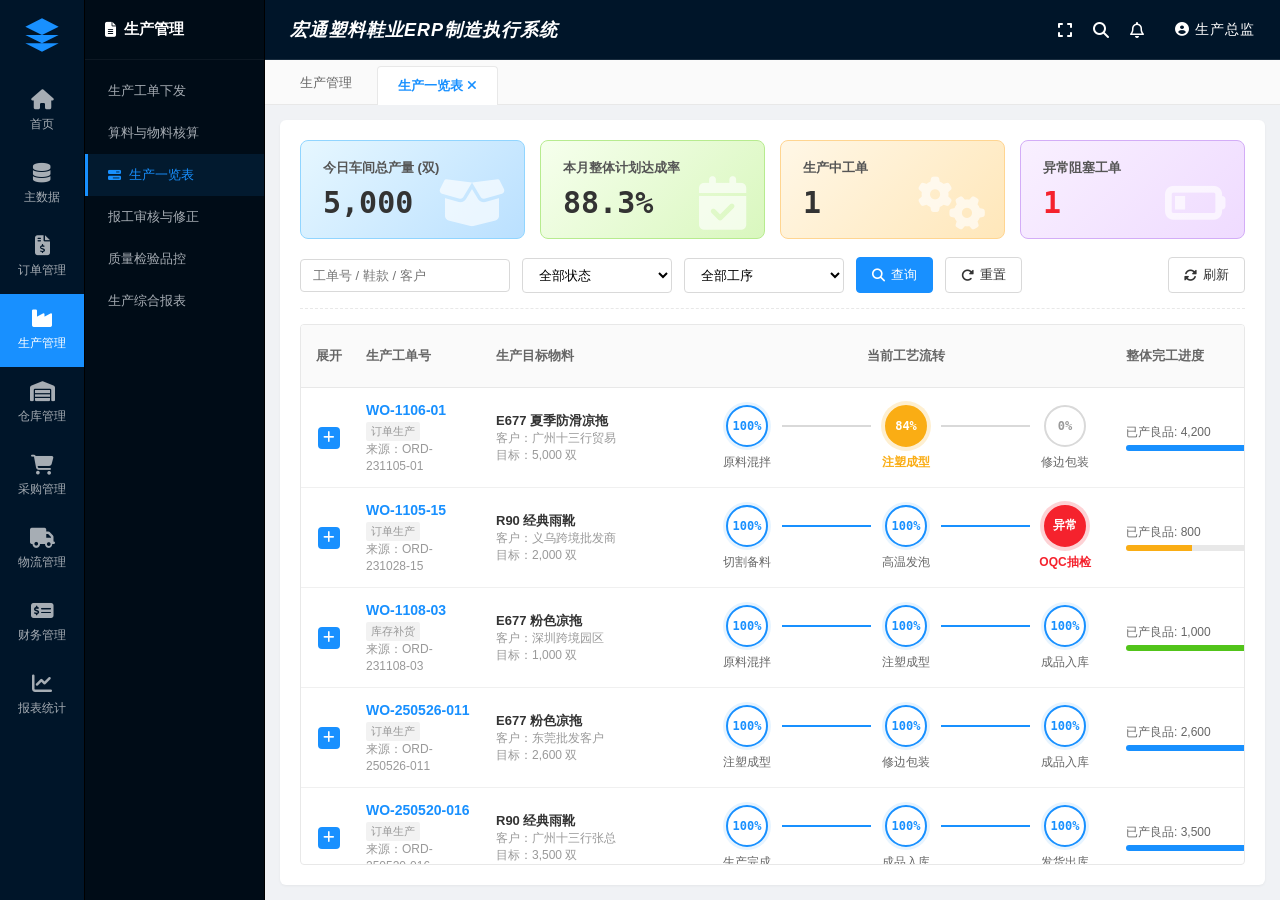
<file: projects/erp/pc/production-overview.html>
<!DOCTYPE html>
<html lang="zh-CN">
<head>
    <meta charset="UTF-8">
    <meta name="viewport" content="width=device-width, initial-scale=1.0">
    <title>宏通塑料鞋业 ERP - 生产一览表</title>
    <link rel="stylesheet" href="https://cdnjs.cloudflare.com/ajax/libs/font-awesome/6.4.0/css/all.min.css">
    <style>
        :root {
            --sidebar-dark: #001529;
            --sidebar-sub: #000c17;
            --primary: #1890ff;
            --primary-hover: #40a9ff;
            --bg-body: #f0f2f5;
            --border: #e8e8e8;
            --text-main: #333333;
            --danger: #f5222d;
            --success: #52c41a;
            --warning: #faad14;
            --purple: #722ed1;
        }
        * { margin: 0; padding: 0; box-sizing: border-box; font-family: 'PingFang SC', 'Microsoft YaHei', sans-serif; }
        body { background-color: var(--bg-body); color: var(--text-main); height: 100vh; overflow: hidden; display: flex; font-size: 13px; }
        input, select, button, textarea { outline: none; font-family: inherit; }
        .primary-sidebar { width: 85px; background-color: var(--sidebar-dark); display: flex; flex-direction: column; align-items: center; padding-top: 15px; z-index: 100; flex-shrink: 0; border-right: 1px solid #000; }
        .ps-logo { width: 40px; height: 40px; background: url('data:image/svg+xml;utf8,<svg xmlns="http://www.w3.org/2000/svg" viewBox="0 0 24 24" fill="%231890ff"><path d="M12 2L2 7l10 5 10-5-10-5zM2 17l10 5 10-5M2 12l10 5 10-5"/></svg>') center/contain no-repeat; margin-bottom: 20px; }
        .ps-item { width: 100%; padding: 15px 0; display: flex; flex-direction: column; align-items: center; color: #a6adb4; cursor: pointer; transition: 0.2s; font-size: 12px; gap: 6px; }
        .ps-item i { font-size: 20px; }
        .ps-item:hover { color: #fff; }
        .ps-item.active { background-color: var(--primary); color: #fff; }
        .secondary-sidebar { width: 180px; background-color: var(--sidebar-sub); border-right: 1px solid #000; display: flex; flex-direction: column; flex-shrink: 0; z-index: 90; }
        .ss-header { height: 60px; display: flex; align-items: center; padding-left: 20px; color: #fff; font-size: 15px; font-weight: bold; border-bottom: 1px solid rgba(255,255,255,0.05); }
        .tree-menu { padding: 10px 0; overflow-y: auto; flex: 1; }
        .tree-node { padding: 12px 20px; cursor: pointer; display: flex; align-items: center; gap: 8px; font-size: 13px; color: #a6adb4; transition: 0.2s; border-left: 3px solid transparent; }
        .tree-node:hover { color: #fff; }
        .tree-node.active { color: var(--primary); border-left-color: var(--primary); background: rgba(24,144,255,0.1); }
        .main-wrapper { flex: 1; display: flex; flex-direction: column; overflow: hidden; background: var(--bg-body); }
        .top-header { height: 60px; background-color: var(--sidebar-dark); border-bottom: 1px solid rgba(255,255,255,0.1); display: flex; justify-content: space-between; align-items: center; padding: 0 25px; color: #fff; font-style: italic; font-size: 18px; font-weight: bold; letter-spacing: 1px; }
        .top-tools { display: flex; align-items: center; gap: 20px; font-size: 16px; font-weight: normal; font-style: normal; }
        .tabs-bar { height: 45px; background-color: #fafafa; border-bottom: 1px solid var(--border); display: flex; align-items: flex-end; padding: 0 15px; gap: 5px; z-index: 10; }
        .tab-item { padding: 10px 20px; font-size: 13px; color: #666; display: flex; align-items: center; cursor: pointer; border-bottom: 2px solid transparent; }
        .tab-item.active { background-color: #fff; color: var(--primary); border: 1px solid var(--border); border-bottom: none; border-radius: 4px 4px 0 0; position: relative; top: 1px; font-weight: bold; }
        .page-content { flex: 1; display: flex; flex-direction: column; overflow: hidden; background: #fff; margin: 15px; border-radius: 6px; box-shadow: 0 1px 3px rgba(0,0,0,0.05); padding: 20px; }
        .kpi-row { display: grid; grid-template-columns: repeat(4, minmax(0, 1fr)); gap: 15px; margin-bottom: 18px; }
        .kpi-card { padding: 18px 22px; border-radius: 8px; position: relative; overflow: hidden; display: flex; flex-direction: column; justify-content: center; min-height: 96px; border: 1px solid transparent; }
        .kpi-card.blue { background: linear-gradient(135deg, #e6f7ff, #bae0ff); border-color: #91d5ff; }
        .kpi-card.green { background: linear-gradient(135deg, #f6ffed, #d9f7be); border-color: #b7eb8f; }
        .kpi-card.orange { background: linear-gradient(135deg, #fff7e6, #ffe7ba); border-color: #ffd591; }
        .kpi-card.purple { background: linear-gradient(135deg, #f9f0ff, #efdbff); border-color: #d3adf7; }
        .kpi-label { font-size: 13px; color: #555; margin-bottom: 8px; font-weight: bold; }
        .kpi-val { font-size: 30px; font-weight: bold; color: #333; font-family: monospace; }
        .kpi-icon { position: absolute; right: 18px; bottom: 8px; font-size: 54px; color: rgba(255,255,255,0.65); }
        .filter-row { display: flex; gap: 12px; align-items: center; margin-bottom: 15px; border-bottom: 1px dashed var(--border); padding-bottom: 15px; }
        .input-box { padding: 8px 12px; border: 1px solid #d9d9d9; border-radius: 4px; font-size: 13px; outline: none; width: 210px; background: #fff; }
        .input-box:focus { border-color: var(--primary); box-shadow: 0 0 0 2px rgba(24,144,255,0.2); }
        .btn { padding: 8px 15px; border-radius: 4px; font-size: 13px; cursor: pointer; display: inline-flex; align-items: center; justify-content: center; gap: 6px; border: 1px solid transparent; transition: 0.2s; }
        .btn-primary { background-color: var(--primary); color: #fff; border-color: var(--primary); }
        .btn-primary:hover { background-color: var(--primary-hover); border-color: var(--primary-hover); }
        .btn-outline { background: #fff; border-color: #d9d9d9; color: #333; }
        .btn-outline:hover { border-color: var(--primary); color: var(--primary); }
        .btn-danger { background: var(--danger); border-color: var(--danger); color: #fff; }
        .table-container { flex: 1; overflow: auto; border: 1px solid var(--border); border-radius: 4px; }
        table { width: 100%; border-collapse: collapse; text-align: left; table-layout: fixed; }
        th { background-color: #fafafa; padding: 13px 10px; color: #666; font-weight: bold; border-bottom: 1px solid var(--border); position: sticky; top: 0; z-index: 10; }
        td { padding: 14px 10px; border-bottom: 1px solid #f0f0f0; color: #333; vertical-align: middle; }
        .main-row { transition: 0.2s; }
        .main-row:hover td { background-color: #fcfcfc; }
        .main-row.expanded td { background-color: #f0f7ff; border-bottom-color: transparent; }
        .text-center { text-align: center; }
        .text-right { text-align: right; }
        .expand-icon { display: inline-flex; justify-content: center; align-items: center; width: 22px; height: 22px; background: var(--primary); color: #fff; border-radius: 4px; cursor: pointer; font-size: 13px; transition: 0.2s; }
        .expand-icon:hover { background: var(--primary-hover); }
        .main-row.expanded .expand-icon { background: #999; }
        .order-link { color: var(--primary); font-weight: bold; font-size: 14px; cursor: pointer; }
        .order-link:hover { text-decoration: underline; }
        .muted { color: #999; font-size: 12px; }
        .mini-badge { display: inline-block; margin-top: 4px; font-size: 11px; color: #999; background: #f2f2f2; padding: 2px 5px; border-radius: 2px; }
        .flow-container { display: flex; align-items: center; justify-content: center; width: 100%; padding: 2px 6px; }
        .flow-node { display: flex; flex-direction: column; align-items: center; position: relative; z-index: 2; width: 70px; cursor: pointer; }
        .node-circle { width: 42px; height: 42px; border-radius: 50%; border: 2px solid #d9d9d9; background: #fff; display: flex; justify-content: center; align-items: center; font-size: 12px; font-weight: bold; color: #999; z-index: 2; font-family: monospace; transition: 0.2s; }
        .flow-node:hover .node-circle { transform: translateY(-1px); box-shadow: 0 3px 8px rgba(0,0,0,0.08); }
        .node-circle.done { border-color: var(--primary); color: var(--primary); box-shadow: 0 0 0 3px rgba(24,144,255,0.1); }
        .node-circle.active { border-color: var(--warning); background: var(--warning); color: #fff; box-shadow: 0 0 0 4px rgba(250,173,20,0.2); }
        .node-circle.error { border-color: var(--danger); background: var(--danger); color: #fff; box-shadow: 0 0 0 4px rgba(245,34,45,0.2); }
        .node-label { font-size: 12px; margin-top: 7px; color: #666; white-space: nowrap; }
        .node-circle.active + .node-label { font-weight: bold; color: var(--warning); }
        .node-circle.error + .node-label { font-weight: bold; color: var(--danger); }
        .flow-line { flex: 1; height: 2px; background: #d9d9d9; position: relative; top: -12px; z-index: 1; min-width: 10px; }
        .flow-line.done { background: var(--primary); }
        .progress-box { width: 100%; max-width: 170px; }
        .progress-text { display: flex; justify-content: space-between; font-size: 12px; margin-bottom: 4px; color: #666; }
        .progress-bar-bg { width: 100%; height: 6px; background: #e8e8e8; border-radius: 3px; overflow: hidden; }
        .progress-bar-fill { height: 100%; transition: width 0.5s ease; }
        .tag { display: inline-flex; align-items: center; justify-content: center; gap: 4px; padding: 4px 8px; border-radius: 4px; font-size: 12px; white-space: nowrap; }
        .tag-green { background: #f6ffed; color: var(--success); border: 1px solid #b7eb8f; }
        .tag-red { background: #fff1f0; color: var(--danger); border: 1px solid #ffa39e; }
        .tag-blue { background: #e6f7ff; color: var(--primary); border: 1px solid #91d5ff; }
        .tag-orange { background: #fff7e6; color: var(--warning); border: 1px solid #ffd591; }
        .op-link { color: var(--primary); cursor: pointer; white-space: nowrap; }
        .op-link:hover { text-decoration: underline; }
        .op-link.danger { color: var(--danger); font-weight: bold; }
        .detail-row { display: none; background: #f8faff; box-shadow: inset 0 3px 6px -3px rgba(0,0,0,0.05); }
        .detail-row.show { display: table-row; }
        .detail-wrapper { padding: 15px 20px 20px 48px; }
        .detail-title { font-size: 13px; font-weight: bold; color: #333; margin-bottom: 10px; display: flex; justify-content: space-between; align-items: center; }
        .nested-table { width: 100%; background: #fff; border: 1px solid #e8e8e8; border-radius: 6px; overflow: hidden; }
        .nested-table th { background: #fafafa; padding: 10px 12px; font-size: 12px; border-bottom: 1px solid #eee; color: #666; position: static; }
        .nested-table td { padding: 11px 12px; font-size: 12px; border-bottom: 1px dashed #eee; color: #555; }
        .step-tag { padding: 2px 8px; border-radius: 4px; font-size: 11px; border: 1px solid transparent; }
        .step-tag.blue { background: #e6f7ff; color: var(--primary); border-color: #91d5ff; }
        .step-tag.green { background: #f6ffed; color: var(--success); border-color: #b7eb8f; }
        .step-tag.red { background: #fff1f0; color: var(--danger); border-color: #ffa39e; }
        .val-plus { color: var(--success); font-weight: bold; font-family: monospace; font-size: 14px; }
        .empty-state { display: none; flex-direction: column; align-items: center; justify-content: center; padding: 42px; color: #999; gap: 8px; border-top: 1px solid #f0f0f0; }
        .empty-state i { font-size: 34px; color: #d9d9d9; }
        .modal-overlay { position: fixed; inset: 0; background: rgba(0,0,0,0.45); backdrop-filter: blur(2px); display: none; justify-content: center; align-items: center; z-index: 1000; }
        .modal-box { width: 680px; max-height: 86vh; background: #fff; border-radius: 8px; box-shadow: 0 4px 24px rgba(0,0,0,0.16); display: flex; flex-direction: column; animation: zoomIn 0.18s ease; }
        @keyframes zoomIn { from { transform: scale(0.96); opacity: 0; } to { transform: scale(1); opacity: 1; } }
        .modal-header { padding: 15px 22px; border-bottom: 1px solid var(--border); display: flex; justify-content: space-between; align-items: center; }
        .modal-title { font-size: 16px; font-weight: bold; color: #333; display: flex; align-items: center; gap: 8px; }
        .modal-close { cursor: pointer; color: #999; font-size: 18px; transition: 0.2s; }
        .modal-close:hover { color: var(--danger); transform: rotate(90deg); }
        .modal-body { padding: 22px; overflow-y: auto; }
        .modal-footer { padding: 14px 22px; border-top: 1px solid var(--border); background: #fafafa; border-radius: 0 0 8px 8px; display: flex; justify-content: flex-end; gap: 10px; }
        .info-grid { display: grid; grid-template-columns: repeat(2, 1fr); gap: 12px; margin-bottom: 16px; }
        .info-card { border: 1px solid var(--border); border-radius: 6px; padding: 12px 14px; background: #fafafa; }
        .info-label { font-size: 12px; color: #888; margin-bottom: 5px; }
        .info-value { font-size: 14px; color: #333; font-weight: bold; }
        .diagnose-box { border-left: 4px solid var(--warning); background: #fffbe6; padding: 12px 14px; line-height: 1.7; color: #755b00; margin-bottom: 14px; }
        .form-grid { display: grid; grid-template-columns: 1fr 1fr; gap: 15px; }
        .form-group { display: flex; flex-direction: column; gap: 7px; }
        .form-group.full { grid-column: span 2; }
        .form-label { color: #333; font-weight: bold; font-size: 13px; }
        .form-input { padding: 9px 12px; border: 1px solid #d9d9d9; border-radius: 4px; font-size: 13px; }
        textarea.form-input { min-height: 78px; resize: vertical; }

        .check-section { margin-top: 14px; }
        .check-title { display: flex; align-items: center; justify-content: space-between; margin-bottom: 10px; font-weight: bold; color: #333; }
        .check-table { width: 100%; border-collapse: collapse; table-layout: fixed; border: 1px solid var(--border); border-radius: 6px; overflow: hidden; }
        .check-table th { position: static; background: #fafafa; padding: 10px 12px; font-size: 12px; color: #666; border-bottom: 1px solid #eee; }
        .check-table td { padding: 11px 12px; font-size: 12px; color: #333; border-bottom: 1px dashed #eee; vertical-align: middle; }
        .scope-text { color: #666; line-height: 1.5; }
        .result-pill { display:inline-flex; align-items:center; justify-content:center; padding:2px 8px; border-radius:12px; font-size:11px; white-space:nowrap; }
        .result-pill.pending { background:#fff7e6; color:var(--warning); border:1px solid #ffd591; }
        .result-pill.done { background:#f6ffed; color:var(--success); border:1px solid #b7eb8f; }
        .result-pill.error { background:#fff1f0; color:var(--danger); border:1px solid #ffa39e; }
        .mini-action { color: var(--primary); cursor: pointer; white-space: nowrap; }
        .mini-action:hover { text-decoration: underline; }
        .add-check-panel { background:#fafafa; border:1px dashed #d9d9d9; padding:12px; border-radius:6px; margin-top:12px; display:grid; grid-template-columns: 1fr 1.4fr 120px; gap:10px; align-items:center; }
        .add-check-panel .form-input { height: 34px; padding: 7px 10px; }
        .toast { position: fixed; right: 24px; top: 78px; background: #fff; color: #333; border: 1px solid #b7eb8f; border-left: 4px solid var(--success); box-shadow: 0 6px 18px rgba(0,0,0,0.12); padding: 12px 16px; border-radius: 4px; display: none; z-index: 1500; }
        .toast.error { border-color: #ffa39e; border-left-color: var(--danger); }
    </style>
</head>
<body>
    <div class="primary-sidebar">
        <div class="ps-logo"></div>
        <div class="ps-item"><i class="fa-solid fa-house"></i><span>首页</span></div>
        <div class="ps-item"><i class="fa-solid fa-database"></i><span>主数据</span></div>
        <div class="ps-item"><i class="fa-solid fa-file-invoice-dollar"></i><span>订单管理</span></div>
        <div class="ps-item active"><i class="fa-solid fa-industry"></i><span>生产管理</span></div>
        <div class="ps-item"><i class="fa-solid fa-warehouse"></i><span>仓库管理</span></div>
        <div class="ps-item"><i class="fa-solid fa-cart-shopping"></i><span>采购管理</span></div>
        <div class="ps-item"><i class="fa-solid fa-truck"></i><span>物流管理</span></div>
        <div class="ps-item"><i class="fa-solid fa-money-check-dollar"></i><span>财务管理</span></div>
        <div class="ps-item"><i class="fa-solid fa-chart-line"></i><span>报表统计</span></div>
    </div>
    <div class="secondary-sidebar">
        <div class="ss-header"><i class="fa-solid fa-file-lines" style="margin-right:8px;"></i> 生产管理</div>
        <div class="tree-menu">
            <div class="tree-node">生产工单下发</div>
            <div class="tree-node">算料与物料核算</div>
            <div class="tree-node active"><i class="fa-solid fa-bars-progress"></i> 生产一览表</div>
            <div class="tree-node">报工审核与修正</div>
            <div class="tree-node">质量检验品控</div>
            <div class="tree-node">生产综合报表</div>
        </div>
    </div>
    <div class="main-wrapper">
        <div class="top-header">
            <div>宏通塑料鞋业ERP制造执行系统</div>
            <div class="top-tools">
                <i class="fa-solid fa-expand"></i>
                <i class="fa-solid fa-magnifying-glass"></i>
                <i class="fa-regular fa-bell"></i>
                <div style="font-size:14px; margin-left:10px;"><i class="fa-solid fa-user-circle"></i> 生产总监</div>
            </div>
        </div>
        <div class="tabs-bar">
            <div class="tab-item">生产管理</div>
            <div class="tab-item active"><span style="color:var(--primary);">生产一览表 <i class="fa-solid fa-xmark"></i></span></div>
        </div>
        <div class="page-content">
            <div class="kpi-row">
                <div class="kpi-card blue">
                    <div class="kpi-label">今日车间总产量 (双)</div>
                    <div class="kpi-val" id="kpi-today-output">0</div>
                    <i class="fa-solid fa-box-open kpi-icon"></i>
                </div>
                <div class="kpi-card green">
                    <div class="kpi-label">本月整体计划达成率</div>
                    <div class="kpi-val" id="kpi-month-rate">0%</div>
                    <i class="fa-solid fa-calendar-check kpi-icon"></i>
                </div>
                <div class="kpi-card orange">
                    <div class="kpi-label">生产中工单</div>
                    <div class="kpi-val" id="kpi-running-count">0</div>
                    <i class="fa-solid fa-gears kpi-icon"></i>
                </div>
                <div class="kpi-card purple">
                    <div class="kpi-label">异常阻塞工单</div>
                    <div class="kpi-val" id="kpi-blocked-count" style="color:var(--danger);">0</div>
                    <i class="fa-solid fa-battery-quarter kpi-icon"></i>
                </div>
            </div>
            <div class="filter-row">
                <input type="text" class="input-box" id="keyword" placeholder="工单号 / 鞋款 / 客户">
                <select class="input-box" id="status-filter" style="width: 150px;">
                    <option value="all">全部状态</option>
                    <option value="running">生产中</option>
                    <option value="blocked">异常阻塞</option>
                    <option value="done">已完工</option>
                </select>
                <select class="input-box" id="process-filter" style="width: 160px;">
                    <option value="all">全部工序</option>
                    <option value="原料混拌">原料混拌</option>
                    <option value="注塑成型">注塑成型</option>
                    <option value="修边包装">修边包装</option>
                    <option value="OQC抽检">OQC抽检</option>
                    <option value="成品入库">成品入库</option>
                </select>
                <button class="btn btn-primary" onclick="applyFilters()"><i class="fa-solid fa-magnifying-glass"></i> 查询</button>
                <button class="btn btn-outline" onclick="resetFilters()"><i class="fa-solid fa-rotate-right"></i> 重置</button>
                <button class="btn btn-outline" style="margin-left:auto;" onclick="refreshPageData()"><i class="fa-solid fa-rotate"></i> 刷新</button>
            </div>
            <div class="table-container">
                <table>
                    <colgroup>
                        <col style="width:55px">
                        <col style="width:130px">
                        <col style="width:210px">
                        <col style="width:420px">
                        <col style="width:185px">
                        <col style="width:130px">
                        <col style="width:120px">
                    </colgroup>
                    <thead>
                        <tr>
                            <th class="text-center">展开</th>
                            <th>生产工单号</th>
                            <th>生产目标物料</th>
                            <th class="text-center">当前工艺流转</th>
                            <th>整体完工进度</th>
                            <th>成本归集</th>
                            <th class="text-center">状态</th>
                            <th class="text-center">操作</th>
                        </tr>
                    </thead>
                    <tbody id="order-tbody"></tbody>
                </table>
                <div class="empty-state" id="empty-state">
                    <i class="fa-regular fa-folder-open"></i>
                    <div>暂无符合条件的生产工单</div>
                </div>
            </div>
        </div>
    </div>

    <div class="modal-overlay" id="modal-detail" onclick="closeModal('modal-detail')">
        <div class="modal-box" onclick="event.stopPropagation()">
            <div class="modal-header"><span class="modal-title"><i class="fa-solid fa-file-lines" style="color:var(--primary);"></i> 工单详情</span><i class="fa-solid fa-xmark modal-close" onclick="closeModal('modal-detail')"></i></div>
            <div class="modal-body" id="detail-body"></div>
            <div class="modal-footer"><button class="btn btn-outline" onclick="closeModal('modal-detail')">关闭</button></div>
        </div>
    </div>

    <div class="modal-overlay" id="modal-diagnose" onclick="closeModal('modal-diagnose')">
        <div class="modal-box" onclick="event.stopPropagation()">
            <div class="modal-header"><span class="modal-title"><i class="fa-solid fa-stethoscope" style="color:var(--warning);"></i> 工单诊断</span><i class="fa-solid fa-xmark modal-close" onclick="closeModal('modal-diagnose')"></i></div>
            <div class="modal-body" id="diagnose-body"></div>
            <div class="modal-footer" id="diagnose-footer"></div>
        </div>
    </div>

    <div class="modal-overlay" id="modal-stage" onclick="closeModal('modal-stage')">
        <div class="modal-box" onclick="event.stopPropagation()" style="width:560px;">
            <div class="modal-header"><span class="modal-title"><i class="fa-solid fa-circle-nodes" style="color:var(--primary);"></i> 工序详情</span><i class="fa-solid fa-xmark modal-close" onclick="closeModal('modal-stage')"></i></div>
            <div class="modal-body" id="stage-body"></div>
            <div class="modal-footer"><button class="btn btn-outline" onclick="closeModal('modal-stage')">关闭</button></div>
        </div>
    </div>

    <div class="modal-overlay" id="modal-correction" onclick="closeModal('modal-correction')">
        <div class="modal-box" onclick="event.stopPropagation()" style="width:560px;">
            <div class="modal-header"><span class="modal-title"><i class="fa-solid fa-pen-to-square" style="color:var(--primary);"></i> 报工纠错</span><i class="fa-solid fa-xmark modal-close" onclick="closeModal('modal-correction')"></i></div>
            <div class="modal-body">
                <div class="form-grid">
                    <div class="form-group">
                        <label class="form-label">工单号</label>
                        <input class="form-input" id="correction-order" readonly>
                    </div>
                    <div class="form-group">
                        <label class="form-label">纠错类型</label>
                        <select class="form-input" id="correction-type">
                            <option>报工数量冲销</option>
                            <option>工序节点更正</option>
                            <option>异常状态关闭</option>
                        </select>
                    </div>
                    <div class="form-group">
                        <label class="form-label">调整数量</label>
                        <input class="form-input" id="correction-qty" type="number" value="0">
                    </div>
                    <div class="form-group">
                        <label class="form-label">审批人</label>
                        <select class="form-input">
                            <option>生产主管</option>
                            <option>品质主管</option>
                            <option>厂长</option>
                        </select>
                    </div>
                    <div class="form-group full">
                        <label class="form-label">调整原因</label>
                        <textarea class="form-input" id="correction-reason" placeholder="请输入原因"></textarea>
                    </div>
                </div>
            </div>
            <div class="modal-footer">
                <button class="btn btn-outline" onclick="closeModal('modal-correction')">取消</button>
                <button class="btn btn-primary" onclick="submitCorrection()">提交</button>
            </div>
        </div>
    </div>



    <div class="modal-overlay" id="modal-rework-assign" onclick="closeModal('modal-rework-assign')">
        <div class="modal-box" onclick="event.stopPropagation()" style="width:620px;">
            <div class="modal-header"><span class="modal-title"><i class="fa-solid fa-screwdriver-wrench" style="color:var(--primary);"></i> 返工安排</span><i class="fa-solid fa-xmark modal-close" onclick="closeModal('modal-rework-assign')"></i></div>
            <div class="modal-body">
                <div class="form-grid">
                    <div class="form-group"><label class="form-label">返工工单</label><input class="form-input" id="rwOrder" readonly></div>
                    <div class="form-group"><label class="form-label">来源质检单</label><input class="form-input" id="rwQc" readonly></div>
                    <div class="form-group"><label class="form-label">责任人员/班组</label><input class="form-input" id="rwOwner" readonly></div>
                    <div class="form-group"><label class="form-label">责任数量</label><input class="form-input" id="rwOwnerQty" readonly></div>
                    <div class="form-group"><label class="form-label">返工执行人</label><select class="form-input" id="rwWorker"><option>李伟</option><option>张三</option><option>王敏</option><option>陈强</option><option>包装组</option></select></div>
                    <div class="form-group"><label class="form-label">返工工序</label><select class="form-input" id="rwProcess"><option>返修补胶</option><option>修边打磨</option><option>包装返工</option><option>重新注塑</option></select></div>
                    <div class="form-group"><label class="form-label">返工数量</label><input class="form-input" id="rwQty" type="number" value="0"></div>
                    <div class="form-group"><label class="form-label">要求完成日期</label><input class="form-input" id="rwDue" type="date"></div>
                    <div class="form-group full"><label class="form-label">返工要求</label><textarea class="form-input" id="rwRemark" placeholder="填写返工要求、复检注意事项"></textarea></div>
                </div>
            </div>
            <div class="modal-footer"><button class="btn btn-outline" onclick="closeModal('modal-rework-assign')">取消</button><button class="btn btn-primary" onclick="saveReworkAssign()">保存安排</button></div>
        </div>
    </div>

    <div class="toast" id="toast"></div>

    <script>
        const orders = [
            {
                id: 'WO-1106-01', type: '订单生产', source: 'ORD-231105-01', sourceOrderType: '普通销售订单', customer: '广州十三行贸易', product: 'E677 夏季防滑凉拖', qty: 5000, goodQty: 4200, todayOutput: 4200, progress: 84, status: 'running', statusText: '生产中', statusClass: 'tag-green', currentStage: '注塑成型', owner: '张三 / 李四', costStatus:'归集中', costText:'领料¥31,500 / 报工¥11,000',
                checkpoints: [
                    { name: '注塑成型停留时长', scope: '当前工序超过标准节拍时触发；检测报工间隔、模具状态、人员交接。', result: '待检测', status: 'pending' },
                    { name: '良品率波动', scope: '对比本工单累计良品率与最近3次报工良品率，低于阈值时预警。', result: '待检测', status: 'pending' },
                    { name: '下道工序准备', scope: '检测修边包装是否已具备接收条件，避免注塑完工后堆积。', result: '待检测', status: 'pending' }
                ],
                investigations: [],
                stages: [
                    { name: '原料混拌', percent: 100, status: 'done', lineDone: true, operator: '王班长', qty: 5000, time: '昨日 17:00' },
                    { name: '注塑成型', percent: 84, status: 'active', lineDone: false, operator: '张三 / 李四', qty: 4200, time: '今日 14:15' },
                    { name: '修边包装', percent: 0, status: 'todo', lineDone: false, operator: '待安排', qty: 0, time: '-' }
                ],
                logs: [
                    { time: '今日 14:15', step: '02-注塑成型', tag: 'blue', person: '1号注塑线 (张三)', qty: '+1200 双', param: '温度: 165℃ | 压力: 90MPa' },
                    { time: '今日 10:30', step: '02-注塑成型', tag: 'blue', person: '1号注塑线 (李四)', qty: '+3000 双', param: '温度: 166℃ | 压力: 90MPa' },
                    { time: '昨日 17:00', step: '01-原料混拌', tag: 'green', person: '混料车间 (王班长)', qty: '+5000 双料', param: '蓝粉配比: 2.0%' }
                ]
            },
            {
                id: 'WO-1105-15', type: '订单生产', source: 'ORD-231028-15', sourceOrderType: '普通销售订单', customer: '义乌跨境批发商', product: 'R90 经典雨靴', qty: 2000, goodQty: 800, todayOutput: 800, progress: 40, status: 'blocked', statusText: '品质异常', statusClass: 'tag-red', currentStage: 'OQC抽检', owner: '品检部 / 赵刚', costStatus:'异常待确认', costText:'质检损耗¥5,600',
                checkpoints: [
                    { name: 'OQC抽检卡点', scope: '检测抽检记录、缺陷分类和处置状态。', result: '异常', status: 'error' }
                ],
                investigations: [
                    { name: '质检记录复核', scope: '检测 QC-1105-01 抽检数量、缺陷分类、不良数量是否与工单一致。', result: '待排查', status: 'pending' },
                    { name: '报工流水核对', scope: '检测高温发泡完成数量、报废数量、良品数量与当前进度是否一致。', result: '待排查', status: 'pending' },
                    { name: '返工/报废处置', scope: '检测是否已生成返工单或报废单，以及是否需要补生产。', result: '待排查', status: 'pending' },
                    { name: '库存与发货影响', scope: '检测该工单是否影响后续成品入库、发货单和应收节点。', result: '待排查', status: 'pending' }
                ],
                stages: [
                    { name: '切割备料', percent: 100, status: 'done', lineDone: true, operator: '备料组', qty: 2000, time: '昨日 13:00' },
                    { name: '高温发泡', percent: 100, status: 'done', lineDone: true, operator: '2号机 (李四)', qty: 800, time: '昨日 18:30' },
                    { name: 'OQC抽检', percent: 0, status: 'error', lineDone: true, operator: '品检部 (赵刚)', qty: -50, time: '今日 09:12' }
                ],
                logs: [
                    { time: '今日 09:12', step: '品质抽检', tag: 'red', person: '品检部 (赵刚)', qty: '-50 双', param: '发现气泡杂质，已冻结下发流程，申请补单。' },
                    { time: '昨日 18:30', step: '02-高温发泡', tag: 'blue', person: '2号机 (李四)', qty: '+800 双', param: '正常下机入暂存区。' }
                ]
            },
            {
                id: 'WO-1108-03', type: '库存补货', source: 'ORD-231108-03', sourceOrderType: '库存补货计划', customer: '深圳跨境园区', product: 'E677 粉色凉拖', qty: 1000, goodQty: 1000, todayOutput: 0, progress: 100, status: 'done', statusText: '已完工', statusClass: 'tag-blue', currentStage: '成品入库', owner: '仓库 / 陈主管', costStatus:'待核算', costText:'入库后核算单位成本',
                checkpoints: [
                    { name: '入库确认', scope: '检测成品入库单、库位和库存台账是否已更新。', result: '已完成', status: 'done' },
                    { name: '发货准备', scope: '检测是否已有对应发货需求，库存是否可用于物流拣货。', result: '待检测', status: 'pending' }
                ],
                investigations: [],
                stages: [
                    { name: '原料混拌', percent: 100, status: 'done', lineDone: true, operator: '混料车间', qty: 1000, time: '05-27 09:00' },
                    { name: '注塑成型', percent: 100, status: 'done', lineDone: true, operator: '1号注塑线', qty: 1000, time: '05-27 15:00' },
                    { name: '成品入库', percent: 100, status: 'done', lineDone: true, operator: '仓库', qty: 1000, time: '05-28 10:30' }
                ],
                logs: [
                    { time: '05-28 10:30', step: '成品入库', tag: 'green', person: '仓库 (陈主管)', qty: '+1000 双', param: '库位：成品A区-A03' },
                    { time: '05-27 15:00', step: '注塑成型', tag: 'blue', person: '1号注塑线 (张三)', qty: '+1000 双', param: '温度: 164℃ | 压力: 88MPa' }
                ]
            },
            {
                id: 'WO-250526-011', type: '订单生产', source: 'ORD-250526-011', sourceOrderType: '销售订单缺口生产', customer: '东莞批发客户', product: 'E677 粉色凉拖', qty: 2600, goodQty: 2600, todayOutput: 0, progress: 100, status: 'inbound', statusText: '已入库', statusClass: 'tag-green', currentStage: '成品入库', owner: '仓库主管', costStatus:'已核算', costText:'单位成本¥12.90/双',
                checkpoints: [{ name: '入库记录核对', scope: '检测质检合格数量、入库数量、库位与订单数量是否一致。', result: '已完成', status: 'done' }], investigations: [],
                stages: [
                    { name: '注塑成型', percent: 100, status: 'done', lineDone: true, operator: '1号生产线', qty: 2600, time: '05-26 10:00' },
                    { name: '修边包装', percent: 100, status: 'done', lineDone: true, operator: '包装组', qty: 2600, time: '05-26 15:00' },
                    { name: '成品入库', percent: 100, status: 'done', lineDone: true, operator: '仓库主管', qty: 2600, time: '05-26 17:20' }
                ],
                logs: [{ time: '05-26 17:20', step: '成品入库', tag: 'green', person: '仓库主管', qty: '+2600 双', param: '库位：成品A区-A03' }]
            },
            {
                id: 'WO-250520-016', type: '订单生产', source: 'ORD-250520-016', sourceOrderType: '销售订单缺口生产', customer: '广州十三行张总', product: 'R90 经典雨靴', qty: 3500, goodQty: 3500, todayOutput: 0, progress: 100, status: 'shipped', statusText: '已发货', statusClass: 'tag-green', currentStage: '已出库发运', owner: '物流文员', costStatus:'已核算', costText:'单位成本¥18.40/双',
                checkpoints: [{ name: '出库发运核对', scope: '检测出库数量、发运批次、物流单号与订单状态。', result: '已完成', status: 'done' }], investigations: [],
                stages: [
                    { name: '生产完成', percent: 100, status: 'done', lineDone: true, operator: '车间', qty: 3500, time: '05-19' },
                    { name: '成品入库', percent: 100, status: 'done', lineDone: true, operator: '仓库', qty: 3500, time: '05-20' },
                    { name: '发货出库', percent: 100, status: 'done', lineDone: true, operator: '物流', qty: 3500, time: '05-20' }
                ],
                logs: [{ time:'05-20 16:00', step:'发货出库', tag:'green', person:'物流文员', qty:'+3500 双', param:'LOG-250520-01' }]
            },
            {
                id: 'WO-250512-022', type: '售后冻结', source: 'ORD-250512-022', sourceOrderType: '售后退货冻结', customer: '上海义乌小商品城', product: 'R90 雨鞋', qty: 3000, goodQty: 3000, todayOutput: 0, progress: 100, status: 'returning', statusText: '退货处理中', statusClass: 'tag-red', currentStage: '退货冻结', owner: '售后专员',
                checkpoints: [{ name: '退货影响核对', scope: '检测是否已冻结未发数量、暂停出库与财务退款状态。', result: '待检测', status: 'pending' }],
                investigations: [{ name:'发货冻结范围', scope:'检测待发数量、已发数量和退货申请数量是否一致。', result:'待排查', status:'pending'}],
                stages: [
                    { name:'生产完成', percent:100, status:'done', lineDone:true, operator:'车间', qty:3000, time:'05-12' },
                    { name:'发货', percent:80, status:'active', lineDone:false, operator:'物流', qty:2400, time:'05-13' },
                    { name:'退货处理', percent:0, status:'error', lineDone:false, operator:'售后', qty:0, time:'06-01' }
                ],
                logs: [{ time:'06-01 09:00', step:'退货申请', tag:'red', person:'售后专员', qty:'冻结 320 双', param:'RET-250601-001' }]
            }
        ];

        let activeCorrectionOrder = null;
        let activeReworkOrder = null;

        function formatNumber(num) {
            return Number(num || 0).toLocaleString('zh-CN');
        }

        function stageCircle(stage) {
            const label = stage.status === 'todo' ? '0%' : (stage.status === 'error' ? '异常' : `${stage.percent}%`);
            return `<div class="flow-node" onclick="openStageDetail('${stage.name}', '${stage.operator}', '${stage.time}', '${stage.qty}', '${stage.status}')">
                <div class="node-circle ${stage.status === 'todo' ? '' : stage.status}">${label}</div>
                <div class="node-label">${stage.name}</div>
            </div>`;
        }

        function renderFlow(order) {
            return order.stages.map((stage, index) => {
                const node = stageCircle(stage);
                if (index === order.stages.length - 1) return node;
                return node + `<div class="flow-line ${order.stages[index + 1].lineDone ? 'done' : ''}"></div>`;
            }).join('');
        }

        function renderLogs(order) {
            return order.logs.map(log => `<tr ${log.tag === 'red' ? 'style="background:#fff1f0;"' : ''}>
                <td>${log.time}</td>
                <td><span class="step-tag ${log.tag}">${log.step}</span></td>
                <td>${log.person}</td>
                <td class="val-plus" style="${log.tag === 'red' ? 'color:var(--danger);' : ''}">${log.qty}</td>
                <td>${log.cost || (log.tag === 'red' ? '计入异常损耗' : '计入人工/制造费用')}</td>
                <td>${log.param}</td>
            </tr>`).join('');
        }

        function renderRows(list = orders) {
            const tbody = document.getElementById('order-tbody');
            tbody.innerHTML = list.map(order => `
                <tr class="main-row" id="row-${order.id}">
                    <td class="text-center"><div class="expand-icon" onclick="toggleDetail('${order.id}')"><i class="fa-solid fa-plus"></i></div></td>
                    <td><span class="order-link" onclick="openOrderDetail('${order.id}')">${order.id}</span><br><span class="mini-badge">${order.type}</span><br><span class="muted">来源：${order.source}</span></td>
                    <td><strong>${order.product}</strong><br><span class="muted">客户：${order.customer}</span><br><span class="muted">目标：${formatNumber(order.qty)} 双</span></td>
                    <td><div class="flow-container">${renderFlow(order)}</div></td>
                    <td>
                        <div class="progress-box">
                            <div class="progress-text"><span>已产良品: ${formatNumber(order.goodQty)}</span><span>${order.progress}%</span></div>
                            <div class="progress-bar-bg"><div class="progress-bar-fill" style="width:${order.progress}%; background:${order.status === 'blocked' ? 'var(--warning)' : order.status === 'done' ? 'var(--success)' : 'var(--primary)'};"></div></div>
                        </div>
                    </td>
                    <td><span class="tag ${order.costStatus === '已核算' ? 'tag-green' : order.costStatus === '异常待确认' ? 'tag-red' : 'tag-orange'}">${order.costStatus || '待归集'}</span><br><span class="muted">${order.costText || '-'}</span></td>
                    <td class="text-center"><span class="tag ${order.statusClass}">${order.statusText}</span></td>
                    <td class="text-center"><span class="op-link ${order.status === 'blocked' ? 'danger' : ''}" onclick="openDiagnose('${order.id}', '${order.status === 'blocked' ? 'investigation' : 'checkpoint'}')">${order.status === 'blocked' ? '一键排查' : '诊断卡点'}</span></td>
                </tr>
                <tr class="detail-row" id="detail-${order.id}">
                    <td colspan="8" style="padding:0;">
                        <div class="detail-wrapper">
                            <div class="detail-title">
                                <span>生产来源</span>
                            </div>
                            <div class="info-grid" style="margin-bottom:12px;">
                                <div class="info-card"><div class="info-label">来源类型</div><div class="info-value">${order.type}</div></div>
                                <div class="info-card"><div class="info-label">来源单据</div><div class="info-value">${order.source}</div></div>
                                <div class="info-card"><div class="info-label">业务口径</div><div class="info-value">${order.sourceOrderType || '销售订单'}</div></div>
                                <div class="info-card"><div class="info-label">客户</div><div class="info-value">${order.customer}</div></div>
                            </div>
                            <div class="detail-title">
                                <span>报工流水</span>
                                <button class="btn btn-outline" style="padding:4px 10px; font-size:12px;" onclick="openCorrection('${order.id}')">数据纠错/冲销</button>
                            </div>
                            <table class="nested-table">
                                <colgroup>
                                    <col style="width:14%"><col style="width:14%"><col style="width:22%"><col style="width:13%"><col style="width:13%"><col style="width:24%">
                                </colgroup>
                                <thead><tr><th>上报时间</th><th>工序节点</th><th>操作人员</th><th>本次流水</th><th>成本影响</th><th>备注/参数</th></tr></thead>
                                <tbody>${renderLogs(order)}</tbody>
                            </table>
                        </div>
                    </td>
                </tr>
            `).join('');
            document.getElementById('empty-state').style.display = list.length ? 'none' : 'flex';
            updateKpis(list);
        }

        function updateKpis(list = orders) {
            const todayOutput = list.reduce((sum, item) => sum + (item.todayOutput || 0), 0);
            const totalQty = list.reduce((sum, item) => sum + item.qty, 0);
            const totalGood = list.reduce((sum, item) => sum + item.goodQty, 0);
            const rate = totalQty ? (totalGood / totalQty * 100).toFixed(1) : '0.0';
            document.getElementById('kpi-today-output').textContent = formatNumber(todayOutput);
            document.getElementById('kpi-month-rate').textContent = rate + '%';
            document.getElementById('kpi-running-count').textContent = list.filter(item => item.status === 'running').length;
            document.getElementById('kpi-blocked-count').textContent = list.filter(item => item.status === 'blocked').length;
        }

        function getFilteredOrders() {
            const keyword = document.getElementById('keyword').value.trim().toLowerCase();
            const status = document.getElementById('status-filter').value;
            const process = document.getElementById('process-filter').value;
            return orders.filter(order => {
                const textMatch = !keyword || [order.id, order.product, order.customer, order.source].join(' ').toLowerCase().includes(keyword);
                const statusMatch = status === 'all' || order.status === status;
                const processMatch = process === 'all' || order.stages.some(stage => stage.name === process) || order.currentStage === process;
                return textMatch && statusMatch && processMatch;
            });
        }

        function applyFilters() {
            renderRows(getFilteredOrders());
        }

        function resetFilters() {
            document.getElementById('keyword').value = '';
            document.getElementById('status-filter').value = 'all';
            document.getElementById('process-filter').value = 'all';
            renderRows(orders);
        }

        function refreshPageData() {
            renderRows(getFilteredOrders());
            showToast('生产一览数据已刷新');
        }

        function toggleDetail(orderId) {
            const mainRow = document.getElementById('row-' + orderId);
            const detailRow = document.getElementById('detail-' + orderId);
            if (!mainRow || !detailRow) return;
            const icon = mainRow.querySelector('.expand-icon i');
            const isOpen = detailRow.classList.contains('show');
            detailRow.classList.toggle('show', !isOpen);
            mainRow.classList.toggle('expanded', !isOpen);
            icon.classList.toggle('fa-plus', isOpen);
            icon.classList.toggle('fa-minus', !isOpen);
        }

        function findOrder(id) {
            return orders.find(item => item.id === id);
        }

        function openOrderDetail(id) {
            const order = findOrder(id);
            if (!order) return;
            document.getElementById('detail-body').innerHTML = `
                <div class="info-grid">
                    <div class="info-card"><div class="info-label">生产工单</div><div class="info-value">${order.id}</div></div>
                    <div class="info-card"><div class="info-label">来源订单</div><div class="info-value">${order.source}</div></div>
                    <div class="info-card"><div class="info-label">客户</div><div class="info-value">${order.customer}</div></div>
                    <div class="info-card"><div class="info-label">当前工序</div><div class="info-value">${order.currentStage}</div></div>
                    <div class="info-card"><div class="info-label">计划数量</div><div class="info-value">${formatNumber(order.qty)} 双</div></div>
                    <div class="info-card"><div class="info-label">已产良品</div><div class="info-value">${formatNumber(order.goodQty)} 双</div></div>
                </div>
                <table class="nested-table">
                    <thead><tr><th>工序</th><th>进度</th><th>负责人/工位</th><th>最近更新时间</th></tr></thead>
                    <tbody>${order.stages.map(stage => `<tr><td>${stage.name}</td><td>${stage.percent}%</td><td>${stage.operator}</td><td>${stage.time}</td></tr>`).join('')}</tbody>
                </table>`;
            openModal('modal-detail');
        }

        function resultPill(item) {
            const cls = item.status === 'done' ? 'done' : item.status === 'error' ? 'error' : 'pending';
            return `<span class="result-pill ${cls}">${item.result}</span>`;
        }

        function renderCheckTable(order, type) {
            const items = type === 'investigation' ? (order.investigations || []) : (order.checkpoints || []);
            const title = type === 'investigation' ? '待排查项目' : '待检测卡点项';
            const addName = type === 'investigation' ? '新增排查项目' : '新增检测项';
            const placeholderName = type === 'investigation' ? '例如：物流影响确认' : '例如：包装工序准备';
            const placeholderScope = type === 'investigation' ? '填写需要排查的业务范围' : '填写检测范围和触发标准';
            return `
                <div class="check-section">
                    <div class="check-title">
                        <span>${title}</span>
                        <span class="muted">共 ${items.length} 项</span>
                    </div>
                    <table class="check-table">
                        <colgroup>
                            <col style="width: 26%;">
                            <col style="width: 44%;">
                            <col style="width: 14%;">
                            <col style="width: 16%;">
                        </colgroup>
                        <thead>
                            <tr><th>项目</th><th>检测范围</th><th class="text-center">结果</th><th class="text-center">操作</th></tr>
                        </thead>
                        <tbody>
                            ${items.map((item, index) => `<tr>
                                <td><strong>${item.name}</strong></td>
                                <td><div class="scope-text">${item.scope}</div></td>
                                <td class="text-center">${resultPill(item)}</td>
                                <td class="text-center">${item.status === 'done' ? '<span class="muted">已完成</span>' : `<span class="mini-action" onclick="markCheckItem('${order.id}', '${type}', ${index})">标记完成</span>`}</td>
                            </tr>`).join('')}
                        </tbody>
                    </table>
                    <div class="add-check-panel">
                        <input class="form-input" id="new-check-name" placeholder="${placeholderName}">
                        <input class="form-input" id="new-check-scope" placeholder="${placeholderScope}">
                        <button class="btn btn-outline" onclick="addCheckItem('${order.id}', '${type}')"><i class="fa-solid fa-plus"></i> ${addName}</button>
                    </div>
                </div>`;
        }

        function openDiagnose(id, type) {
            const order = findOrder(id);
            if (!order) return;
            const isInvestigation = type === 'investigation';
            document.querySelector('#modal-diagnose .modal-title').innerHTML = isInvestigation
                ? '<i class="fa-solid fa-magnifying-glass-chart" style="color:var(--danger);"></i> 一键排查'
                : '<i class="fa-solid fa-stethoscope" style="color:var(--warning);"></i> 诊断卡点';
            document.getElementById('diagnose-body').innerHTML = `
                <div class="info-grid">
                    <div class="info-card"><div class="info-label">生产工单</div><div class="info-value">${order.id}</div></div>
                    <div class="info-card"><div class="info-label">当前状态</div><div class="info-value">${order.statusText}</div></div>
                    <div class="info-card"><div class="info-label">当前工序</div><div class="info-value">${order.currentStage}</div></div>
                    <div class="info-card"><div class="info-label">负责人</div><div class="info-value">${order.owner}</div></div>
                </div>
                ${renderCheckTable(order, type)}`;
            document.getElementById('diagnose-footer').innerHTML = isInvestigation
                ? (order.type === '质检返工'
                    ? `<button class="btn btn-outline" onclick="openReworkAssign('${id}')">安排返工人员</button><button class="btn btn-primary" onclick="completeInvestigation('${id}')">排查完成</button>`
                    : `<button class="btn btn-outline" onclick="openCorrection('${id}')">登记处理结果</button><button class="btn btn-primary" onclick="completeInvestigation('${id}')">排查完成</button>`)
                : `<button class="btn btn-outline" onclick="closeModal('modal-diagnose')">关闭</button><button class="btn btn-primary" onclick="toggleDetail('${id}'); closeModal('modal-diagnose');">查看流水</button>`;
            openModal('modal-diagnose');
        }

        function markCheckItem(orderId, type, index) {
            const order = findOrder(orderId);
            if (!order) return;
            const list = type === 'investigation' ? order.investigations : order.checkpoints;
            if (!list || !list[index]) return;
            list[index].status = 'done';
            list[index].result = type === 'investigation' ? '已排查' : '已检测';
            openDiagnose(orderId, type);
            showToast(type === 'investigation' ? '排查项目已完成' : '检测项已完成');
        }

        function addCheckItem(orderId, type) {
            const order = findOrder(orderId);
            if (!order) return;
            const name = document.getElementById('new-check-name').value.trim();
            const scope = document.getElementById('new-check-scope').value.trim();
            if (!name || !scope) {
                showToast('请填写项目名称和检测范围', true);
                return;
            }
            const target = type === 'investigation' ? order.investigations : order.checkpoints;
            target.push({ name, scope, result: type === 'investigation' ? '待排查' : '待检测', status: 'pending' });
            openDiagnose(orderId, type);
            showToast(type === 'investigation' ? '排查项目已添加' : '检测项已添加');
        }

        function todayDate(){ const d=new Date(); const p=n=>String(n).padStart(2,'0'); return `${d.getFullYear()}-${p(d.getMonth()+1)}-${p(d.getDate())}`; }
        function openReworkAssign(id) {
            activeReworkOrder = id;
            const order = findOrder(id);
            if (!order) return;
            document.getElementById('rwOrder').value = order.id;
            document.getElementById('rwQc').value = order.qcId || '-';
            document.getElementById('rwOwner').value = `${order.defectOwner || '待判定'} / ${order.defectOwnerType || '生产责任'}`;
            document.getElementById('rwOwnerQty').value = `${order.defectQty || order.qty || 0} 双`;
            document.getElementById('rwWorker').value = order.owner && !order.owner.includes('生产主管') ? order.owner : '李伟';
            document.getElementById('rwQty').value = order.qty || 0;
            document.getElementById('rwDue').value = todayDate();
            document.getElementById('rwRemark').value = order.logs && order.logs[0] ? order.logs[0].param : '';
            closeModal('modal-diagnose');
            openModal('modal-rework-assign');
        }
        function saveReworkAssign() {
            const order = findOrder(activeReworkOrder);
            if (!order) return;
            const worker = document.getElementById('rwWorker').value;
            const process = document.getElementById('rwProcess').value;
            const qty = Number(document.getElementById('rwQty').value || 0);
            const due = document.getElementById('rwDue').value;
            const remark = document.getElementById('rwRemark').value.trim();
            if (!worker || qty <= 0) { showToast('请填写返工执行人和返工数量', true); return; }
            order.owner = worker;
            order.statusText = '待返工报工';
            order.statusClass = 'tag-orange';
            order.currentStage = process;
            order.costText = `返工执行人：${worker}，责任：${order.defectOwner || '待判定'} / ${order.defectQty || 0}双`;
            if (order.stages && order.stages[1]) Object.assign(order.stages[1], { operator:worker, qty, time:'刚刚', status:'active', percent:20 });
            order.logs.unshift({ time:'刚刚', step:'返工安排', tag:'orange', person:'生产主管', qty:`${qty} 双`, cost:'返工工资待核算', param:`执行人：${worker}，工序：${process}，要求完成：${due || '-'}。${remark}` });
            const assignments = JSON.parse(localStorage.getItem('erp_rework_assignments') || '[]').filter(x=>x.reworkTaskId !== order.reworkTaskId);
            assignments.unshift({ id:'RWA-'+Date.now().toString().slice(-6), reworkTaskId:order.reworkTaskId, wo:order.id, qcId:order.qcId, order:order.source, product:order.product, worker, process, qty, due, remark, status:'待返工报工', defectOwner:order.defectOwner, defectQty:order.defectQty });
            localStorage.setItem('erp_rework_assignments', JSON.stringify(assignments));
            const tasks = JSON.parse(localStorage.getItem('erp_quality_rework_tasks') || '[]');
            tasks.forEach(t=>{ if(t.id===order.reworkTaskId){ t.assignedWorker=worker; t.assignedProcess=process; t.assignedQty=qty; t.status='待返工报工'; } });
            localStorage.setItem('erp_quality_rework_tasks', JSON.stringify(tasks));
            closeModal('modal-rework-assign');
            renderRows(getFilteredOrders());
            showToast('返工人员已安排，返工报工将记录到该人员');
        }

        function completeInvestigation(id) {
            const order = findOrder(id);
            if (!order) return;
            const pending = (order.investigations || []).some(item => item.status !== 'done');
            if (pending) {
                showToast('仍有待排查项目未完成', true);
                return;
            }
            order.logs.unshift({ time: '刚刚', step: '排查完成', tag: 'green', person: '生产主管', qty: '已确认', param: '全部排查项目已完成，等待登记最终处置结果。' });
            closeModal('modal-diagnose');
            renderRows(getFilteredOrders());
            showToast('排查已完成');
        }

        function closeBlockedOrder(id) {
            const order = findOrder(id);
            if (!order) return;
            order.status = 'running';
            order.statusText = '生产中';
            order.statusClass = 'tag-orange';
            order.logs.unshift({ time: '刚刚', step: '异常处置', tag: 'green', person: '生产主管', qty: '已处理', param: '异常已关闭，工单恢复跟踪。' });
            closeModal('modal-diagnose');
            renderRows(getFilteredOrders());
            showToast('异常状态已关闭');
        }

        function openStageDetail(name, operator, time, qty, status) {
            const statusText = status === 'done' ? '已完成' : status === 'active' ? '进行中' : status === 'error' ? '异常' : '未开始';
            document.getElementById('stage-body').innerHTML = `
                <div class="info-grid">
                    <div class="info-card"><div class="info-label">工序名称</div><div class="info-value">${name}</div></div>
                    <div class="info-card"><div class="info-label">工序状态</div><div class="info-value">${statusText}</div></div>
                    <div class="info-card"><div class="info-label">负责人/工位</div><div class="info-value">${operator}</div></div>
                    <div class="info-card"><div class="info-label">最近更新时间</div><div class="info-value">${time}</div></div>
                </div>
                <div class="diagnose-box">当前工序累计流转数量：${qty}。</div>`;
            openModal('modal-stage');
        }

        function openCorrection(id) {
            activeCorrectionOrder = id;
            document.getElementById('correction-order').value = id;
            document.getElementById('correction-qty').value = 0;
            document.getElementById('correction-reason').value = '';
            closeModal('modal-diagnose');
            openModal('modal-correction');
        }

        function submitCorrection() {
            const order = findOrder(activeCorrectionOrder);
            if (!order) return;
            const type = document.getElementById('correction-type').value;
            const qty = Number(document.getElementById('correction-qty').value || 0);
            const reason = document.getElementById('correction-reason').value.trim() || '人工调整';
            order.logs.unshift({ time: '刚刚', step: type, tag: qty < 0 ? 'red' : 'green', person: '生产主管', qty: `${qty > 0 ? '+' : ''}${qty} 双`, param: reason });
            if (type === '异常状态关闭') {
                order.status = 'running';
                order.statusText = '生产中';
                order.statusClass = 'tag-orange';
            }
            closeModal('modal-correction');
            renderRows(getFilteredOrders());
            toggleDetail(order.id);
            showToast('纠错记录已提交');
        }

        function openModal(id) {
            document.getElementById(id).style.display = 'flex';
        }

        function closeModal(id) {
            document.getElementById(id).style.display = 'none';
        }

        function showToast(message, isError = false) {
            const toast = document.getElementById('toast');
            toast.className = isError ? 'toast error' : 'toast';
            toast.innerHTML = `<i class="fa-solid ${isError ? 'fa-circle-exclamation' : 'fa-circle-check'}" style="margin-right:8px; color:${isError ? 'var(--danger)' : 'var(--success)'};"></i>${message}`;
            toast.style.display = 'block';
            setTimeout(() => { toast.style.display = 'none'; }, 1800);
        }


        function loadQualityReworkOrders() {
            const tasks = JSON.parse(localStorage.getItem('erp_quality_rework_tasks') || '[]');
            tasks.forEach(task => {
                const id = task.wo || task.id;
                if (!id || orders.some(o => o.id === id && o.source === (task.order || o.source))) return;
                orders.unshift({
                    id,
                    type: '质检返工',
                    source: task.order || '关联订单待回填',
                    customer: '生产主管确认',
                    product: task.product || '-',
                    qty: Number(task.qty || 0),
                    goodQty: 0,
                    todayOutput: 0,
                    progress: 0,
                    status: 'blocked',
                    statusText: '待返工补产',
                    statusClass: 'tag-red',
                    currentStage: '返工处理',
                    owner: task.assignedWorker || '生产主管 / 车间组长',
                    costStatus: '异常待确认',
                    costText: `责任：${task.responsibleWorker || task.ownerWorker || '组长待判定'} / ${task.responsibleQty || task.responsibilityQty || task.qty || 0}双，返工执行：${task.assignedWorker || '待安排'}`,
                    qcId: task.qcId,
                    reworkTaskId: task.id,
                    defectOwner: task.responsibleWorker || task.ownerWorker || '组长待判定',
                    defectOwnerType: task.ownerType || '生产责任',
                    defectQty: task.responsibleQty || task.responsibilityQty || task.qty || 0,
                    checkpoints: [{ name:'返工任务接收', scope:'核对报工审核已审批的返工数量、报废数量和责任归属。', result:'待处理', status:'pending' }],
                    investigations: [
                        { name:'补产数量确认', scope:'生产主管确认需要返工/补产的数量。', result:'待排查', status:'pending' },
                        { name:'返工人员安排', scope:'指定返工执行人，后续返工报工会记录到该人员。', result:'待排查', status:'pending' }
                    ],
                    stages: [
                        { name:'质检不合格', percent:100, status:'error', lineDone:true, operator:'品检', qty:task.qty || 0, time:task.time || '刚刚' },
                        { name:'返工审批', percent:100, status:'done', lineDone:true, operator:'报工审核/组长', qty:task.assignedQty || task.qty || 0, time:task.approveTime || task.time || '刚刚' },
                        { name:'返工补产', percent:0, status:'todo', lineDone:false, operator:task.assignedWorker || '待安排', qty:0, time:'-' },
                        { name:'复检', percent:0, status:'todo', lineDone:false, operator:'品检', qty:0, time:'-' }
                    ],
                    logs: [{ time:task.time || '刚刚', step:'报工审核分配返工', tag:'red', person:'生产组长', qty:`${task.qty || 0} 双`, param:`${task.qcId || ''} ${task.reason || ''}。责任：${task.responsibleWorker || task.ownerWorker || '组长待判定'} / ${task.responsibleQty || task.responsibilityQty || task.qty || 0}双，执行：${task.assignedWorker || '待安排'}。${task.remark || ''}` }]
                });
            });
        }

        document.addEventListener('DOMContentLoaded', () => { loadQualityReworkOrders(); renderRows(orders); });
    </script>
</body>
</html>
</file>
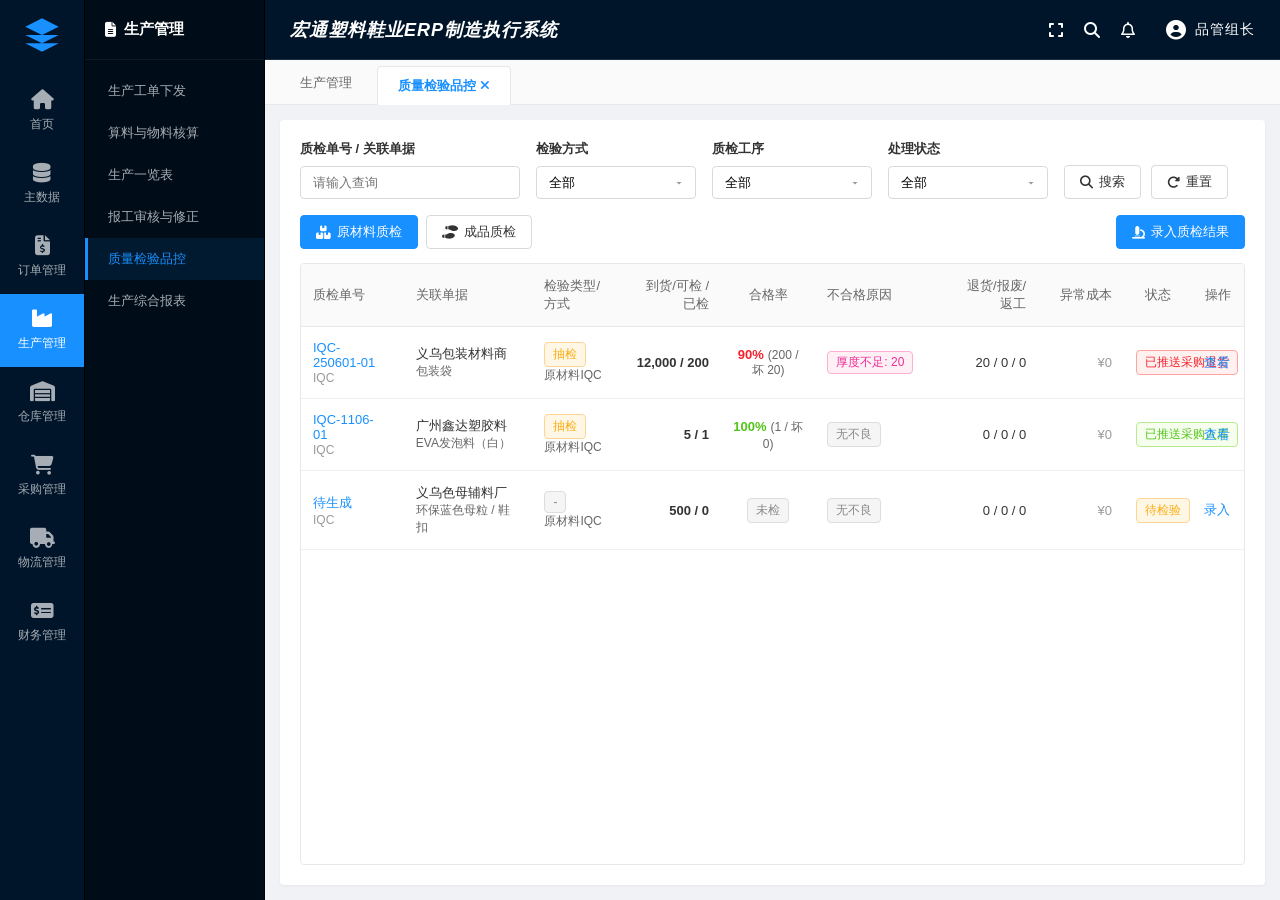
<file: projects/erp/pc/production-quality.html>
<!DOCTYPE html>
<html lang="zh-CN">
<head>
  <meta charset="UTF-8" />
  <meta name="viewport" content="width=device-width, initial-scale=1.0" />
  <title>宏通塑料鞋业 ERP - 质量检验品控</title>
  <link rel="stylesheet" href="https://cdnjs.cloudflare.com/ajax/libs/font-awesome/6.4.0/css/all.min.css">
  <style>
    :root {
      --sidebar-dark:#001529; --sidebar-sub:#000c17; --primary:#1890ff; --primary-hover:#40a9ff;
      --bg-body:#f0f2f5; --border:#e8e8e8; --text-main:#333; --danger:#f5222d;
      --success:#52c41a; --warning:#faad14; --purple:#722ed1;
    }
    *{margin:0;padding:0;box-sizing:border-box;font-family:'PingFang SC','Microsoft YaHei',sans-serif;}
    body{height:100vh;display:flex;overflow:hidden;background:var(--bg-body);color:var(--text-main);font-size:13px;}
    input,select,button,textarea{outline:none;font-family:inherit;}
    .primary-sidebar{width:85px;background:var(--sidebar-dark);display:flex;flex-direction:column;align-items:center;padding-top:15px;z-index:100;flex-shrink:0;border-right:1px solid #000;}
    .ps-logo{width:40px;height:40px;background:url('data:image/svg+xml;utf8,<svg xmlns="http://www.w3.org/2000/svg" viewBox="0 0 24 24" fill="%231890ff"><path d="M12 2L2 7l10 5 10-5-10-5zM2 17l10 5 10-5M2 12l10 5 10-5"/></svg>') center/contain no-repeat;margin-bottom:20px;}
    .ps-item{width:100%;padding:15px 0;display:flex;flex-direction:column;align-items:center;color:#a6adb4;cursor:pointer;transition:.2s;font-size:12px;gap:6px;}
    .ps-item i{font-size:20px}.ps-item:hover{color:#fff}.ps-item.active{background:var(--primary);color:#fff}
    .secondary-sidebar{width:180px;background:var(--sidebar-sub);border-right:1px solid #000;display:flex;flex-direction:column;flex-shrink:0;z-index:90;}
    .ss-header{height:60px;display:flex;align-items:center;padding-left:20px;color:#fff;font-size:15px;font-weight:bold;border-bottom:1px solid rgba(255,255,255,.05);}
    .tree-menu{padding:10px 0;overflow-y:auto;flex:1}.tree-node{padding:12px 20px;cursor:pointer;display:flex;align-items:center;font-size:13px;color:#a6adb4;transition:.2s;border-left:3px solid transparent;}
    .tree-node:hover{color:#fff}.tree-node.active{color:var(--primary);border-left-color:var(--primary);background:rgba(24,144,255,.1)}
    .main-wrapper{flex:1;display:flex;flex-direction:column;overflow:hidden;background:var(--bg-body);}
    .top-header{height:60px;background:var(--sidebar-dark);border-bottom:1px solid rgba(255,255,255,.1);display:flex;justify-content:space-between;align-items:center;padding:0 25px;color:#fff;font-style:italic;font-size:18px;font-weight:bold;letter-spacing:1px;}
    .top-tools{display:flex;align-items:center;gap:20px;font-size:16px;font-weight:normal;font-style:normal;}
    .tabs-bar{height:45px;background:#fafafa;border-bottom:1px solid var(--border);display:flex;align-items:flex-end;padding:0 15px;gap:5px;z-index:10;}
    .tab-item{padding:10px 20px;font-size:13px;color:#666;display:flex;align-items:center;cursor:pointer;border-bottom:2px solid transparent;}
    .tab-item.active{background:#fff;color:var(--primary);border:1px solid var(--border);border-bottom:none;border-radius:4px 4px 0 0;position:relative;top:1px;font-weight:bold;}
    .page-content{flex:1;display:flex;flex-direction:column;overflow:hidden;background:#fff;margin:15px;border-radius:4px;box-shadow:0 1px 3px rgba(0,0,0,.05);padding:20px;}
    .filter-row{display:flex;gap:16px;align-items:flex-end;margin-bottom:16px;}
    .filter-item{display:flex;flex-direction:column;gap:8px;min-width:160px}.filter-item label{font-size:13px;font-weight:bold;color:#333}
    .input-box{padding:8px 12px;border:1px solid #d9d9d9;border-radius:4px;font-size:13px;width:100%;transition:.3s;background:#fff;}
    select.input-box{appearance:none;background-image:url('data:image/svg+xml;utf8,<svg xmlns="http://www.w3.org/2000/svg" width="12" height="12" fill="%23999" viewBox="0 0 24 24"><path d="M7 10l5 5 5-5z"/></svg>');background-repeat:no-repeat;background-position:right 10px center;cursor:pointer;}
    .input-box:focus,.form-input:focus{border-color:var(--primary);box-shadow:0 0 0 2px rgba(24,144,255,.2)}
    .btn{height:34px;padding:0 15px;border-radius:4px;font-size:13px;cursor:pointer;display:inline-flex;align-items:center;justify-content:center;gap:6px;border:1px solid transparent;transition:.2s;background:#fff;white-space:nowrap;}
    .btn-primary{background:var(--primary);color:#fff;border-color:var(--primary)}.btn-primary:hover{background:var(--primary-hover)}
    .btn-outline{border-color:#d9d9d9;color:#333}.btn-outline:hover{border-color:var(--primary);color:var(--primary)}
    .btn-success{background:var(--success);border-color:var(--success);color:#fff}.btn-danger{background:var(--danger);border-color:var(--danger);color:#fff}
    .table-container{flex:1;overflow:auto;border:1px solid var(--border);border-radius:4px;}
    table{width:100%;border-collapse:collapse;text-align:left;font-size:13px;table-layout:fixed;}
    th{background:#fafafa;padding:13px 12px;color:#666;font-weight:500;border-bottom:1px solid var(--border);position:sticky;top:0;z-index:2;}
    td{padding:13px 12px;border-bottom:1px solid #f0f0f0;color:#333;vertical-align:middle;word-break:break-word;}
    tr:hover td{background:#fafafa}.text-center{text-align:center}.text-right{text-align:right}.nowrap{white-space:nowrap}
    .action-link{color:var(--primary);cursor:pointer;text-decoration:none;margin-right:10px;display:inline-block}.action-link:hover{text-decoration:underline}.action-link.disabled{color:#ccc;cursor:not-allowed;text-decoration:none}
    .tag{padding:3px 8px;border-radius:4px;font-size:12px;display:inline-block;border:1px solid transparent;white-space:nowrap;}
    .tag-blue{background:#e6f7ff;color:var(--primary);border-color:#91d5ff}.tag-green{background:#f6ffed;color:var(--success);border-color:#b7eb8f}.tag-orange{background:#fff7e6;color:var(--warning);border-color:#ffd591}.tag-red{background:#fff1f0;color:var(--danger);border-color:#ffa39e}.tag-gray{background:#f5f5f5;color:#888;border-color:#ddd}
    .rate-danger{color:var(--danger);font-weight:bold}.rate-success{color:var(--success);font-weight:bold}.rate-detail{font-size:12px;color:#666;margin-left:4px}
    .defect-tags{display:flex;gap:6px;flex-wrap:wrap}.tag-defect{background:#fff0f6;color:#eb2f96;border:1px solid #ffadd2;padding:2px 8px;border-radius:4px;font-size:12px;}
    .modal-overlay{position:fixed;inset:0;background:rgba(0,0,0,.5);backdrop-filter:blur(2px);display:none;justify-content:center;align-items:center;z-index:1000;}
    .modal-box{background:#fff;border-radius:8px;box-shadow:0 4px 24px rgba(0,0,0,.15);display:flex;flex-direction:column;animation:zoomIn .2s ease;width:860px;max-height:90vh;}
    @keyframes zoomIn{from{transform:scale(.95);opacity:0}to{transform:scale(1);opacity:1}}
    .modal-header{padding:15px 24px;border-bottom:1px solid var(--border);display:flex;justify-content:space-between;align-items:center;}
    .modal-title{font-size:16px;font-weight:bold;color:#333}.modal-close{cursor:pointer;color:#999;font-size:18px;transition:.2s}.modal-close:hover{color:var(--danger);transform:rotate(90deg)}
    .modal-body{padding:20px 24px;overflow-y:auto;max-height:70vh}.modal-footer{padding:15px 24px;border-top:1px solid var(--border);display:flex;justify-content:flex-end;gap:12px;background:#fafafa;border-radius:0 0 8px 8px;}
    .section-card{border:1px solid #eee;border-radius:6px;padding:16px;margin-bottom:16px;background:#fff}.section-title{font-size:14px;font-weight:bold;margin-bottom:14px;color:#333;display:flex;justify-content:space-between;align-items:center;}
    .form-grid{display:grid;grid-template-columns:repeat(3,1fr);gap:16px}.form-grid.two{grid-template-columns:repeat(2,1fr)}.form-grid.four{grid-template-columns:repeat(4,1fr)}
    .form-group{display:flex;flex-direction:column;gap:8px}.form-label{font-size:13px;font-weight:bold;color:#333}.form-label.req::before{content:'* ';color:var(--danger)}
    .form-input{padding:9px 12px;border:1px solid #d9d9d9;border-radius:4px;font-size:13px;width:100%;transition:.3s;background:#fff;}
    .form-input[readonly]{background:#f5f5f5;color:#666;cursor:not-allowed}.form-input.strong{font-weight:bold;color:var(--primary)}
    .mode-tabs{display:flex;gap:10px}.mode-card{flex:1;border:1px solid #d9d9d9;border-radius:6px;padding:12px;cursor:pointer;transition:.2s;background:#fff}.mode-card.active{border-color:var(--primary);background:#e6f7ff;color:var(--primary)}.mode-card strong{display:block;margin-bottom:4px}.mode-card span{font-size:12px;color:#666}.mode-card.active span{color:#0050b3}
    .doc-info{background:#f0f7ff;border:1px dashed #91d5ff;color:#0050b3;border-radius:6px;padding:12px;margin-top:12px;line-height:1.8;display:none}.doc-info.show{display:block}
    .reason-toolbar{display:flex;gap:8px;flex-wrap:wrap;margin-bottom:12px}.reason-chip{border:1px solid #d9d9d9;border-radius:16px;padding:5px 12px;background:#fff;cursor:pointer;color:#555;font-size:12px}.reason-chip:hover{border-color:var(--primary);color:var(--primary);background:#e6f7ff}
    .reason-table{table-layout:fixed;border:1px solid var(--border);border-radius:4px;overflow:hidden}.reason-table th{position:static;padding:10px}.reason-table td{padding:10px}.summary-bar{display:flex;justify-content:flex-end;gap:28px;align-items:center;margin-top:12px;font-size:13px}.summary-bar strong{font-size:18px;font-family:monospace}.ok{color:var(--success)}.bad{color:var(--danger)}
    .small-tip{font-size:12px;color:#999;font-weight:normal}.footer-left{margin-right:auto;color:#666;font-size:12px;display:flex;align-items:center;gap:8px}
  </style>
</head>
<body>
  <div class="primary-sidebar">
    <div class="ps-logo"></div>
    <div class="ps-item"><i class="fa-solid fa-house"></i><span>首页</span></div>
    <div class="ps-item"><i class="fa-solid fa-database"></i><span>主数据</span></div>
    <div class="ps-item"><i class="fa-solid fa-file-invoice-dollar"></i><span>订单管理</span></div>
    <div class="ps-item active"><i class="fa-solid fa-industry"></i><span>生产管理</span></div>
    <div class="ps-item"><i class="fa-solid fa-warehouse"></i><span>仓库管理</span></div>
    <div class="ps-item"><i class="fa-solid fa-cart-shopping"></i><span>采购管理</span></div>
    <div class="ps-item"><i class="fa-solid fa-truck"></i><span>物流管理</span></div>
    <div class="ps-item"><i class="fa-solid fa-money-check-dollar"></i><span>财务管理</span></div>
  </div>
  <div class="secondary-sidebar">
    <div class="ss-header"><i class="fa-solid fa-file-lines" style="margin-right:8px;"></i> 生产管理</div>
    <div class="tree-menu">
      <div class="tree-node">生产工单下发</div>
      <div class="tree-node">算料与物料核算</div>
      <div class="tree-node">生产一览表</div>
      <div class="tree-node">报工审核与修正</div>
      <div class="tree-node active">质量检验品控</div>
      <div class="tree-node">生产综合报表</div>
    </div>
  </div>
  <div class="main-wrapper">
    <div class="top-header">
      <div>宏通塑料鞋业ERP制造执行系统</div>
      <div class="top-tools">
        <i class="fa-solid fa-expand"></i><i class="fa-solid fa-magnifying-glass"></i><i class="fa-regular fa-bell"></i>
        <div style="font-size:14px;margin-left:10px;display:flex;align-items:center;gap:8px;"><i class="fa-solid fa-user-circle" style="font-size:20px;"></i> 品管组长</div>
      </div>
    </div>
    <div class="tabs-bar">
      <div class="tab-item">生产管理</div>
      <div class="tab-item active"><span style="color:var(--primary);">质量检验品控 <i class="fa-solid fa-xmark"></i></span></div>
    </div>
    <div class="page-content">
      <div class="filter-row">
        <div class="filter-item" style="min-width:220px;"><label>质检单号 / 关联单据</label><input id="filter-key" type="text" class="input-box" placeholder="请输入查询"></div>
        <div class="filter-item"><label>检验方式</label><select id="filter-mode" class="input-box"><option value="">全部</option><option value="抽检">抽检</option><option value="全检">全检</option></select></div>
        <div class="filter-item"><label>质检工序</label><select id="filter-process" class="input-box"><option value="">全部</option><option>原材料IQC</option><option>注塑成型</option><option>修边包装</option><option>成品终检</option></select></div>
        <div class="filter-item"><label>处理状态</label><select id="filter-status" class="input-box"><option value="">全部</option><option>待检验</option><option>原料质检通过</option><option>原料质检不合格</option><option>已推送采购入库</option><option>已推送采购退货</option><option>过程检通过</option><option>成品质检通过</option><option>待处置</option><option>待复检</option><option>已推送返工</option><option>已推送报废</option></select></div>
        <div style="display:flex;gap:10px;"><button class="btn btn-outline" onclick="renderTable()"><i class="fa-solid fa-magnifying-glass"></i> 搜索</button><button class="btn btn-outline" onclick="resetFilter()"><i class="fa-solid fa-rotate-right"></i> 重置</button></div>
      </div>
      <div style="display:flex;justify-content:space-between;align-items:center;margin-bottom:14px;gap:12px;">
        <div style="display:flex;gap:8px;">
          <button id="scope-raw" class="btn btn-primary" onclick="setQualityScope('raw')"><i class="fa-solid fa-boxes-stacked"></i> 原材料质检</button>
          <button id="scope-finished" class="btn btn-outline" onclick="setQualityScope('finished')"><i class="fa-solid fa-shoe-prints"></i> 成品质检</button>
        </div>
        <button class="btn btn-primary" onclick="openQcEntry()"><i class="fa-solid fa-microscope"></i> 录入质检结果</button>
      </div>
      <div class="table-container">
        <table>
          <thead>
            <tr>
              <th style="width:12%;">质检单号</th><th style="width:15%;">关联单据</th><th style="width:10%;">检验类型/方式</th><th style="width:12%;" class="text-right">到货/可检 / 已检</th><th style="width:11%;" class="text-center">合格率</th><th style="width:16%;">不合格原因</th><th style="width:10%;" class="text-right">退货/报废/返工</th><th style="width:10%;" class="text-right">异常成本</th><th style="width:8%;" class="text-center">状态</th><th style="width:6%;" class="text-center">操作</th>
            </tr>
          </thead>
          <tbody id="qc-tbody"></tbody>
        </table>
      </div>
    </div>
  </div>

  <div id="modal-qc-entry" class="modal-overlay">
    <div class="modal-box" onclick="event.stopPropagation()">
      <div class="modal-header"><span class="modal-title" id="qc-modal-title">质检结果录入</span><i class="fa-solid fa-xmark modal-close" onclick="closeModal('modal-qc-entry')"></i></div>
      <div class="modal-body">
        <div class="section-card">
          <div class="section-title">关联单据</div>
          <div class="form-grid two">
            <div class="form-group"><label class="form-label req">检验类型</label><select id="qc-type" class="form-input" onchange="refreshWorkOrders()"><option value="IQC">原材料质检 IQC</option><option value="IPQC">过程检验 IPQC</option><option value="OQC">成品终检 OQC</option></select></div>
            <div class="form-group"><label class="form-label req">关联单据</label><select id="doc-no" class="form-input" onchange="onDocNoChange()"></select></div>
          </div>
          <div id="doc-info" class="doc-info"></div>
        </div>

        <div class="section-card">
          <div class="section-title">检验方式 <span class="small-tip">本次可检数量由生产报工/待质检数量自动带出</span></div>
          <div class="mode-tabs">
            <div id="mode-sample" class="mode-card active" onclick="setQcMode('抽检')"><strong>抽检</strong><span>系统给出建议数量，可按实际抽检数量修改</span></div>
            <div id="mode-full" class="mode-card" onclick="setQcMode('全检')"><strong>全检</strong><span>本次检验数量等于当前可检数量</span></div>
          </div>
        </div>

        <div class="section-card">
          <div class="section-title">检验数量</div>
          <div class="form-grid four">
            <div class="form-group"><label class="form-label">当前可检数量</label><input id="available-qty" class="form-input strong" readonly></div>
            <div class="form-group"><label class="form-label">本次检验数量（双）</label><input id="inspect-qty" type="number" min="0" class="form-input strong" oninput="onInspectQtyInput()"></div>
            <div class="form-group"><label class="form-label req">合格数量</label><input id="pass-qty" type="number" min="0" class="form-input" oninput="calcFailQty()"></div>
            <div class="form-group"><label class="form-label">不合格数量</label><input id="fail-qty" class="form-input" readonly></div>
          </div>
        </div>

        <div class="section-card">
          <div class="section-title">检验结论</div>
          <div class="form-grid two">
            <div class="form-group"><label class="form-label req">检验结果</label><select id="final-result" class="form-input" onchange="onFinalResultChange()"><option>合格</option><option>不合格</option><option>免检</option></select></div>
            <div class="form-group"><label class="form-label">质检员</label><input id="qc-user" class="form-input" value="品管组长"></div>
          </div>
        </div>

        <div class="section-card">
          <div class="section-title">不合格原因 <button class="btn btn-outline" style="height:30px;padding:0 10px;" onclick="addReasonRow()"><i class="fa-solid fa-plus"></i> 添加原因</button></div>
          <div class="reason-toolbar" id="reason-chips"></div>
          <table class="reason-table">
            <thead><tr><th style="width:35%;">原因分类</th><th style="width:18%;" class="text-right">数量</th><th style="width:35%;">备注</th><th style="width:12%;" class="text-center">操作</th></tr></thead>
            <tbody id="reason-body"></tbody>
          </table>
          <div class="summary-bar"><span>原因数量合计：<strong id="reason-sum">0</strong></span><span>不合格数量：<strong id="fail-total">0</strong></span><span id="reason-check" class="ok">已匹配</span></div>
        </div>
      </div>
      <div class="modal-footer">
        <div class="footer-left"><i class="fa-solid fa-circle-info"></i><span id="save-tip">原因数量需与不合格数量一致后才可保存</span></div>
        <button class="btn btn-outline" onclick="closeModal('modal-qc-entry')">取消</button>
        <button class="btn btn-success" onclick="submitQC()">保存质检结果</button>
      </div>
    </div>
  </div>

  <div id="modal-rework" class="modal-overlay">
    <div class="modal-box" style="width:560px;" onclick="event.stopPropagation()">
      <div class="modal-header"><span class="modal-title">不良品处置</span><i class="fa-solid fa-xmark modal-close" onclick="closeModal('modal-rework')"></i></div>
      <div class="modal-body">
        <div id="rework-info" style="background:#fff1f0;border:1px solid #ffa39e;padding:15px;border-radius:6px;margin-bottom:18px;color:var(--danger);line-height:1.7;"></div>
        <div class="form-group"><label class="form-label req">处置方式</label><select id="rework-action" class="form-input"><option>推送返工审批</option><option>直接报废</option><option>待复检</option></select></div>
        <div class="form-grid" style="margin-top:14px;">
          <div class="form-group"><label class="form-label">建议返工数量</label><input id="rework-task-qty" type="number" class="form-input" value="0"></div>
          <div class="form-group"><label class="form-label">建议报废数量</label><input id="rework-scrap-qty" type="number" class="form-input" value="0"></div>
          <div class="form-group"><label class="form-label">问题工序</label><select id="rework-problem-process" class="form-input"><option>注塑成型</option><option>高温发泡</option><option>修边打磨</option><option>包装装箱</option><option>成品终检</option><option>待组长判定</option></select></div>
          <div class="form-group"><label class="form-label">处置优先级</label><select id="rework-priority" class="form-input"><option>普通</option><option>加急</option><option>高风险</option></select></div>
        </div>
        <div class="form-group" style="margin-top:14px;"><label class="form-label">质检意见</label><textarea id="rework-remark" class="form-input" rows="4" placeholder="填写不良现象、返工建议、报废建议或复检要求。责任人员由报工审核/生产组长复核后确定。"></textarea></div>
      </div>
      <div class="modal-footer"><button class="btn btn-outline" onclick="closeModal('modal-rework')">取消</button><button class="btn btn-primary" onclick="confirmRework()">确认处理</button></div>
    </div>
  </div>


  <script>
    const builtInReasons = ['气泡/划痕', '尺码偏差', '粘合强度不足', '色差', '变形', '毛边', '包装破损', '混码混色', '厚度不足', '来料污染', '供应商批次异常'];
    const readStore = key => JSON.parse(localStorage.getItem(key) || '[]');
    const writeStore = (key, list) => localStorage.setItem(key, JSON.stringify(list));
    const pushUnique = (key, item, field='id') => {
      const list = readStore(key).filter(x => x[field] !== item[field]);
      list.unshift(item);
      writeStore(key, list);
    };
    const defaultRawDocs = [
      { docNo:'PO-250601-08', supplier:'义乌色母辅料厂', material:'环保蓝色母粒 / 鞋扣', product:'环保蓝色母粒 / 鞋扣', qty:500, unit:'kg / 3000套', available:500, inspected:0, amount:15500, date:'2026-06-11', qcType:'IQC', status:'待质检' },
      { docNo:'PO-1106-03', supplier:'广州鑫达塑胶料', material:'EVA发泡料（白）', product:'EVA发泡料（白）', qty:5, unit:'吨', available:5, inspected:0, amount:38500, date:'2026-06-10', qcType:'IQC', status:'待质检' },
      { docNo:'PO-250529-02', supplier:'义乌包装材料商', material:'包装袋', product:'包装袋', qty:12000, unit:'个', available:12000, inspected:0, amount:3000, date:'2026-06-05', qcType:'IQC', status:'待质检' }
    ];
    const workOrders = [
      { docNo:'WO-1106-01', order:'ORD-231105-01', product:'E677 夏季防滑凉拖', process:'注塑成型', qcType:'IPQC', available:1200, inspected:3800, plan:5000, status:'生产中' },
      { docNo:'WO-1105-A', order:'ORD-231105-02', product:'E677 凉拖', process:'成品终检', qcType:'OQC', available:5000, inspected:0, plan:5000, status:'已完工' },
      { docNo:'WO-1105-15', order:'ORD-231028-15', product:'R90 经典雨靴', process:'修边包装', qcType:'IPQC', available:2000, inspected:800, plan:2000, status:'生产中' },
      { docNo:'WO-250526-011', order:'ORD-250526-02', product:'E677 粉色凉拖', process:'成品终检', qcType:'OQC', available:2600, inspected:0, plan:2600, status:'已完工' }
    ];
    let currentScope = 'raw';
    let currentMode = '抽检';
    let editingRowId = null;
    let currentReworkId = null;
    const qcRows = [
      { id:'IQC-250601-01', category:'raw', qcType:'IQC', docNo:'PO-250529-02', supplier:'义乌包装材料商', product:'包装袋', process:'原材料IQC', mode:'抽检', available:12000, inspected:200, pass:180, fail:20, status:'已推送采购退货', reasons:[{name:'厚度不足', qty:20, remark:'抽检不合格'}], scrapQty:0, reworkQty:0, returnQty:20, lossAmount:0 },
      { id:'IQC-1106-01', category:'raw', qcType:'IQC', docNo:'PO-1106-03', supplier:'广州鑫达塑胶料', product:'EVA发泡料（白）', process:'原材料IQC', mode:'抽检', available:5, inspected:1, pass:1, fail:0, status:'已推送采购入库', reasons:[], scrapQty:0, reworkQty:0, returnQty:0, lossAmount:0 },
      { id:'QC-1105-01', category:'finished', qcType:'OQC', docNo:'WO-1105-15', order:'ORD-231028-15', product:'R90 经典雨靴', process:'成品终检', mode:'抽检', available:2000, inspected:100, pass:92, fail:8, status:'待处置', reasons:[{name:'气泡/划痕', qty:5, remark:'鞋面气泡'}, {name:'粘合强度不足', qty:3, remark:'边缘开胶'}], scrapQty:8, reworkQty:0, lossAmount:5600 },
      { id:'QC-1106-05', category:'finished', qcType:'IPQC', docNo:'WO-1106-01', order:'ORD-231105-01', product:'E677 夏季防滑凉拖', process:'注塑成型', mode:'全检', available:1200, inspected:1200, pass:1200, fail:0, status:'过程检通过', reasons:[], scrapQty:0, reworkQty:0, lossAmount:0 },
      { id:'PENDING-WO-1105-A', category:'finished', qcType:'OQC', docNo:'WO-1105-A', order:'ORD-231105-02', product:'E677 凉拖', process:'成品终检', mode:'-', available:5000, inspected:0, pass:0, fail:0, status:'待检验', reasons:[], scrapQty:0, reworkQty:0, lossAmount:0 },
      { id:'QC-250601-07', category:'finished', qcType:'OQC', docNo:'WO-250526-011', order:'ORD-250526-02', product:'E677 粉色凉拖', process:'成品终检', mode:'全检', available:2600, inspected:2600, pass:2600, fail:0, status:'成品质检通过', reasons:[], scrapQty:0, reworkQty:0, lossAmount:0 }
    ];
    function formatNum(n){ return Number(n || 0).toLocaleString('zh-CN'); }
    function nowText(){ return new Date().toLocaleString('zh-CN', { hour12:false }); }
    function getRawDocs(){
      const pushed = readStore('erp_raw_qc_tasks').map(x => ({...x, docNo:x.docNo || x.id, product:x.material || x.product, available:Number(x.qty)||0, qcType:'IQC'}));
      const map = new Map();
      [...pushed, ...defaultRawDocs].forEach(d => map.set(d.docNo, d));
      return [...map.values()];
    }
    function pendingRows(){
      const rawPending = getRawDocs().filter(d => !qcRows.some(r => r.docNo === d.docNo)).map(d => ({ id:'PENDING-' + d.docNo, category:'raw', qcType:'IQC', docNo:d.docNo, supplier:d.supplier, product:d.material || d.product, process:'原材料IQC', mode:'-', available:d.available || d.qty || 0, inspected:0, pass:0, fail:0, status:'待检验', reasons:[], scrapQty:0, reworkQty:0, returnQty:0, lossAmount:0 }));
      const finishedPending = workOrders.filter(w => !qcRows.some(r => r.docNo === w.docNo)).map(w => ({ id:'PENDING-' + w.docNo, category:'finished', qcType:w.qcType, docNo:w.docNo, order:w.order, product:w.product, process:w.qcType === 'OQC' ? '成品终检' : w.process, mode:'-', available:w.available, inspected:0, pass:0, fail:0, status:'待检验', reasons:[], scrapQty:0, reworkQty:0, lossAmount:0 }));
      return [...rawPending, ...finishedPending];
    }
    function allRows(){ return [...qcRows, ...pendingRows()]; }
    function rateText(row){ if(!row.inspected) return '<span class="tag tag-gray">未检</span>'; const rate = Math.round((row.pass / row.inspected) * 1000) / 10; const cls = row.fail > 0 ? 'rate-danger' : 'rate-success'; return `<span class="${cls}">${rate}%</span><span class="rate-detail">(${formatNum(row.inspected)} / 坏 ${formatNum(row.fail)})</span>`; }
    function reasonHtml(row){ if(!row.reasons || row.reasons.length === 0) return '<span class="tag tag-gray">无不良</span>'; return `<div class="defect-tags">${row.reasons.map(r=>`<span class="tag-defect">${r.name}: ${formatNum(r.qty)}</span>`).join('')}</div>`; }
    function statusTag(status){ const map = { '待检验':'tag-orange', '检验中':'tag-blue', '原料质检通过':'tag-green', '原料质检不合格':'tag-red', '已推送采购入库':'tag-green', '已推送采购退货':'tag-red', '过程检通过':'tag-green', '成品质检通过':'tag-green', '待处置':'tag-red', '待复检':'tag-orange', '已推送返工':'tag-orange', '已推送报废':'tag-red' }; return `<span class="tag ${map[status] || 'tag-blue'}">${status}</span>`; }
    function displayId(id){ return String(id||'').startsWith('PENDING-') ? '待生成' : id; }
    function setQualityScope(scope){
      currentScope = scope;
      document.getElementById('scope-raw').className = scope === 'raw' ? 'btn btn-primary' : 'btn btn-outline';
      document.getElementById('scope-finished').className = scope === 'finished' ? 'btn btn-primary' : 'btn btn-outline';
      document.getElementById('qc-type').value = scope === 'raw' ? 'IQC' : 'OQC';
      refreshWorkOrders();
      renderTable();
    }
    function renderTable(){
      const key = document.getElementById('filter-key').value.trim();
      const mode = document.getElementById('filter-mode').value;
      const process = document.getElementById('filter-process').value;
      const status = document.getElementById('filter-status').value;
      const rows = allRows().filter(row => {
        return row.category === currentScope && (!key || [row.id,row.docNo,row.product,row.supplier,row.order].join('').includes(key)) && (!mode || row.mode === mode) && (!process || row.process === process) && (!status || row.status === status);
      });
      document.getElementById('qc-tbody').innerHTML = rows.map(row => {
        const op = row.status === '待检验'
          ? `<span class="action-link" onclick="openQcEntry('${row.id}','${row.docNo}')">录入</span>`
          : (row.category === 'finished' && (row.status === '待处置' || row.status === '待复检'))
            ? `<span class="action-link" onclick="openRework('${row.id}')">处置</span><span class="action-link" onclick="openQcEntry('${row.id}')">修改</span>`
            : `<span class="action-link" onclick="viewQc('${row.id}')">查看</span>`;
        const qtyText = row.category === 'raw' ? `${formatNum(row.available)} ${row.unit || ''} / ${formatNum(row.inspected)}` : `${formatNum(row.available)} / ${formatNum(row.inspected)}`;
        const relation = row.category === 'raw' ? `${row.supplier || '-'}<br><span style="font-size:12px;color:#666;">${row.product}</span>` : `<strong>${row.docNo}</strong><br><span style="font-size:12px;color:#666;">${row.product}</span>`;
        return `<tr>
          <td><a class="action-link" onclick="viewQc('${row.id}')">${displayId(row.id)}</a><br><span style="font-size:12px;color:#999;">${row.category === 'raw' ? 'IQC' : row.qcType}</span></td>
          <td>${relation}</td>
          <td><span class="tag ${row.mode === '全检' ? 'tag-blue' : row.mode === '抽检' ? 'tag-orange' : 'tag-gray'}">${row.mode}</span><br><span style="font-size:12px;color:#666;">${row.process}</span></td>
          <td class="text-right"><strong>${qtyText}</strong></td>
          <td class="text-center">${rateText(row)}</td>
          <td>${reasonHtml(row)}</td>
          <td class="text-right">${formatNum(row.returnQty || 0)} / ${formatNum(row.scrapQty || 0)} / ${formatNum(row.reworkQty || 0)}</td>
          <td class="text-right" style="color:${row.lossAmount ? 'var(--danger)' : '#999'};font-weight:${row.lossAmount ? 'bold' : 'normal'};">¥${formatNum(row.lossAmount || 0)}</td>
          <td class="text-center">${statusTag(row.status)}</td>
          <td class="text-center nowrap">${op}</td>
        </tr>`;
      }).join('') || '<tr><td colspan="10" class="text-center" style="color:#999;">暂无数据</td></tr>';
    }
    function resetFilter(){ ['filter-key','filter-mode','filter-process','filter-status'].forEach(id=>document.getElementById(id).value=''); renderTable(); }
    function refreshWorkOrders(){
      const type = document.getElementById('qc-type').value;
      const select = document.getElementById('doc-no');
      select.innerHTML = '<option value="">请选择单据</option>';
      if(type === 'IQC'){
        getRawDocs().forEach(d => { select.innerHTML += `<option value="${d.docNo}">${d.docNo} - ${d.material || d.product}</option>`; });
      } else {
        workOrders.filter(w => w.qcType === type).forEach(w => { select.innerHTML += `<option value="${w.docNo}">${w.docNo} - ${w.product}</option>`; });
      }
      document.getElementById('doc-info').classList.remove('show');
      updateQtyFields();
    }
    function onDocNoChange(){
      const type = document.getElementById('qc-type').value;
      const no = document.getElementById('doc-no').value;
      const info = document.getElementById('doc-info');
      const item = type === 'IQC' ? getRawDocs().find(d=>d.docNo === no) : workOrders.find(w=>w.docNo === no);
      if(!item){ info.classList.remove('show'); updateQtyFields(); return; }
      if(type === 'IQC'){
        info.innerHTML = `<strong>供应商：</strong>${item.supplier || '-'}<br><strong>物料：</strong>${item.material || item.product}<br><strong>到货数量：</strong>${formatNum(item.qty || item.available)} ${item.unit || ''}<br><strong>采购金额：</strong>¥${formatNum(item.amount || 0)}`;
      } else {
        info.innerHTML = `<strong>产品：</strong>${item.product}<br><strong>工序：</strong>${item.process}<br><strong>计划数量：</strong>${formatNum(item.plan)} 双<br><strong>已检数量：</strong>${formatNum(item.inspected)} 双<br><strong>当前可检数量：</strong>${formatNum(item.available)} 双`;
      }
      info.classList.add('show');
      updateQtyFields();
    }
    function sampleQty(available){ if(available <= 0) return 0; if(available <= 200) return available; if(available <= 2000) return Math.min(100, available); return 200; }
    function setQcMode(mode){
      currentMode = mode;
      document.getElementById('mode-sample').classList.toggle('active', mode === '抽检');
      document.getElementById('mode-full').classList.toggle('active', mode === '全检');
      updateQtyFields();
    }
    function selectedSource(){
      const type = document.getElementById('qc-type').value;
      const no = document.getElementById('doc-no').value;
      return type === 'IQC' ? getRawDocs().find(d=>d.docNo === no) : workOrders.find(w=>w.docNo === no);
    }
    function updateQtyFields(keepInspect = false){
      const item = selectedSource();
      const available = item ? Number(item.available || item.qty || 0) : 0;
      const inspectInput = document.getElementById('inspect-qty');
      const suggested = currentMode === '全检' ? available : sampleQty(available);
      let inspect = keepInspect ? getInspectQty() : suggested;
      if(currentMode === '全检') inspect = available;
      inspect = Math.max(0, Math.min(inspect, available));
      document.getElementById('available-qty').value = formatNum(available) + (document.getElementById('qc-type').value === 'IQC' ? '' : ' 双');
      inspectInput.value = inspect;
      inspectInput.readOnly = currentMode === '全检';
      document.getElementById('pass-qty').value = inspect;
      calcFailQty();
    }
    function getInspectQty(){ return parseFloat(String(document.getElementById('inspect-qty').value).replace(/[^0-9.]/g,'')) || 0; }
    function onInspectQtyInput(){
      const item = selectedSource();
      const available = item ? Number(item.available || item.qty || 0) : 0;
      const inspectInput = document.getElementById('inspect-qty');
      let inspect = getInspectQty();
      if(currentMode === '全检') inspect = available;
      inspect = Math.max(0, Math.min(inspect, available));
      inspectInput.value = inspect;
      calcFailQty();
    }
    function calcFailQty(){
      const inspect = getInspectQty();
      let pass = parseFloat(document.getElementById('pass-qty').value) || 0;
      pass = Math.max(0, Math.min(pass, inspect));
      document.getElementById('pass-qty').value = pass;
      document.getElementById('fail-qty').value = formatNum(inspect - pass);
      const finalResult = document.getElementById('final-result');
      if(finalResult) finalResult.value = inspect - pass > 0 ? '不合格' : '合格';
      renderReasonSummary();
    }
    function onFinalResultChange(){
      const v = document.getElementById('final-result').value;
      if(v === '合格' || v === '免检'){
        document.getElementById('pass-qty').value = getInspectQty();
        document.getElementById('reason-body').innerHTML = '';
        calcFailQty();
      }
    }
    function renderChips(){ document.getElementById('reason-chips').innerHTML = builtInReasons.map(r=>`<span class="reason-chip" onclick="addReasonRow('${r}')">${r}</span>`).join('') + '<span class="reason-chip" onclick="addReasonRow(\'\')"><i class="fa-solid fa-plus"></i> 自定义原因</span>'; }
    function addReasonRow(name=''){
      const body = document.getElementById('reason-body');
      const options = builtInReasons.map(r=>`<option ${r === name ? 'selected' : ''}>${r}</option>`).join('');
      const customSelected = name && !builtInReasons.includes(name) ? 'selected' : '';
      body.insertAdjacentHTML('beforeend', `<tr><td><select class="form-input reason-select" onchange="toggleCustomReason(this)"><option value="">请选择</option>${options}<option value="自定义" ${customSelected}>自定义</option></select><input class="form-input custom-reason" placeholder="输入不合格原因" style="margin-top:8px;display:${name && !builtInReasons.includes(name) ? 'block' : 'none'};" value="${name && !builtInReasons.includes(name) ? name : ''}"></td><td><input type="number" min="0" class="form-input reason-qty text-right" value="0" oninput="renderReasonSummary()"></td><td><input class="form-input reason-remark" placeholder="备注"></td><td class="text-center"><span class="action-link" style="color:var(--danger);margin-right:0;" onclick="this.closest('tr').remove();renderReasonSummary();">删除</span></td></tr>`);
      renderReasonSummary();
    }
    function toggleCustomReason(sel){ const input = sel.closest('td').querySelector('.custom-reason'); input.style.display = sel.value === '自定义' ? 'block' : 'none'; if(sel.value !== '自定义') input.value = ''; }
    function collectReasons(){ return [...document.querySelectorAll('#reason-body tr')].map(tr => { const sel = tr.querySelector('.reason-select').value; const custom = tr.querySelector('.custom-reason').value.trim(); const name = sel === '自定义' ? custom : sel; return { name, qty: parseFloat(tr.querySelector('.reason-qty').value) || 0, remark: tr.querySelector('.reason-remark').value.trim() }; }).filter(r => r.name && r.qty > 0); }
    function renderReasonSummary(){
      const fail = Math.max(0, getInspectQty() - (parseFloat(document.getElementById('pass-qty')?.value) || 0));
      const sum = collectReasons().reduce((acc, r) => acc + r.qty, 0);
      document.getElementById('reason-sum').textContent = formatNum(sum);
      document.getElementById('fail-total').textContent = formatNum(fail);
      const check = document.getElementById('reason-check');
      if((fail === 0 && sum === 0) || sum === fail){ check.textContent = '已匹配'; check.className = 'ok'; } else { check.textContent = '数量不一致'; check.className = 'bad'; }
    }
    function fillReasonRows(reasons){ document.getElementById('reason-body').innerHTML = ''; (reasons || []).forEach(r => { addReasonRow(r.name); const tr = document.querySelector('#reason-body tr:last-child'); tr.querySelector('.reason-qty').value = r.qty; tr.querySelector('.reason-remark').value = r.remark || ''; }); renderReasonSummary(); }
    function findRowById(id){ return allRows().find(r => r.id === id); }
    function openQcEntry(rowId=null, docNo=null){
      const row = rowId ? findRowById(rowId) : null;
      editingRowId = rowId;
      document.getElementById('qc-modal-title').textContent = rowId && !String(rowId).startsWith('PENDING-') ? '修改质检结果' : '质检结果录入';
      document.getElementById('qc-type').value = row ? row.qcType : (currentScope === 'raw' ? 'IQC' : 'OQC');
      refreshWorkOrders();
      setQcMode('抽检');
      document.getElementById('reason-body').innerHTML = '';
      const targetDoc = row ? row.docNo : docNo;
      if(targetDoc){ document.getElementById('doc-no').value = targetDoc; onDocNoChange(); }
      if(row && !String(row.id).startsWith('PENDING-')){
        setQcMode(row.mode === '-' ? '抽检' : row.mode);
        document.getElementById('inspect-qty').value = row.inspected || sampleQty(row.available);
        onInspectQtyInput();
        document.getElementById('pass-qty').value = row.pass || 0;
        calcFailQty();
        document.getElementById('final-result').value = row.fail > 0 ? '不合格' : '合格';
        fillReasonRows(row.reasons || []);
      } else {
        document.getElementById('final-result').value = '合格';
      }
      renderChips();
      document.getElementById('modal-qc-entry').style.display = 'flex';
    }
    function submitQC(){
      const docNo = document.getElementById('doc-no').value;
      const type = document.getElementById('qc-type').value;
      if(!docNo){ alert('请选择关联单据'); return; }
      const item = selectedSource();
      const inspect = getInspectQty();
      const available = item ? Number(item.available || item.qty || 0) : 0;
      if(inspect <= 0){ alert('本次检验数量必须大于 0'); return; }
      if(inspect > available){ alert(`本次检验数量不能超过当前可检数量 ${available}`); return; }
      const finalResult = document.getElementById('final-result').value;
      let pass = parseFloat(document.getElementById('pass-qty').value) || 0;
      let fail = inspect - pass;
      if(finalResult === '免检' || finalResult === '合格'){ pass = inspect; fail = 0; }
      if(finalResult === '不合格' && fail <= 0){ alert('检验结果为不合格时，不合格数量必须大于 0'); return; }
      const reasons = collectReasons();
      const reasonSum = reasons.reduce((acc,r)=>acc+r.qty,0);
      if(fail > 0 && reasonSum !== fail){ alert(`不合格数量为 ${fail}，原因数量合计为 ${reasonSum}，请调整后再保存。`); return; }
      const existing = editingRowId && !String(editingRowId).startsWith('PENDING-') ? qcRows.find(r=>r.id === editingRowId) : qcRows.find(r=>r.docNo === docNo);
      const idPrefix = type === 'IQC' ? 'IQC-' : 'QC-';
      const row = existing || { id:idPrefix + Date.now().toString().slice(-6) };
      if(type === 'IQC'){
        const status = finalResult === '不合格' ? '已推送采购退货' : '已推送采购入库';
        Object.assign(row, { category:'raw', qcType:'IQC', docNo, supplier:item.supplier, product:item.material || item.product, process:'原材料IQC', mode:currentMode, available, unit:item.unit, inspected:inspect, pass, fail, status, reasons, returnQty:fail, scrapQty:0, reworkQty:0, lossAmount:0 });
        if(!existing) qcRows.unshift(row);
        const payload = { id:'QC-' + docNo, qcId:row.id, po:docNo, supplier:item.supplier, material:item.material || item.product, qty: finalResult === '不合格' ? fail : pass, unit:item.unit || '', result: finalResult, reason: reasons.map(r=>`${r.name}${r.qty ? ' '+r.qty : ''}`).join('、'), time:nowText() };
        pushUnique(finalResult === '不合格' ? 'erp_raw_qc_rejected' : 'erp_raw_qc_passed', payload, 'po');
      } else {
        let status = fail > 0 ? '待处置' : (type === 'OQC' ? '成品质检通过' : '过程检通过');
        Object.assign(row, { category:'finished', qcType:type, docNo, order:item.order, product:item.product, process:type === 'OQC' ? '成品终检' : item.process, mode:currentMode, available, inspected:inspect, pass, fail, status, reasons, scrapQty:fail, reworkQty:0, returnQty:0, lossAmount:fail*220 });
        if(!existing) qcRows.unshift(row);
        if(fail === 0 && type === 'OQC'){
          pushUnique('erp_finished_inbound_from_qc', { id:'IN-' + row.id.replace('QC-',''), qcId:row.id, wo:docNo, order:item.order, product:item.product, qty:pass, unit:'双', cost:'待归集', status:'待确认入库', type:'质检合格', time:nowText() }, 'qcId');
        }
      }
      closeModal('modal-qc-entry');
      renderTable();
      alert('质检结果已保存');
    }
    function openRework(rowId){
      currentReworkId = rowId;
      const row = qcRows.find(r=>r.id === rowId);
      document.getElementById('rework-info').innerHTML = `<strong>质检单号：</strong>${row.id}<br><strong>关联工单：</strong>${row.docNo}<br><strong>不合格数量：</strong>${formatNum(row.fail)} 双<br><strong>不合格原因：</strong>${row.reasons.map(r=>`${r.name} ${r.qty}双`).join('、')}`;
      document.getElementById('rework-action').value = '推送返工审批';
      document.getElementById('rework-task-qty').value = row.fail || 0;
      document.getElementById('rework-scrap-qty').value = 0;
      document.getElementById('rework-problem-process').value = row.process && row.process !== '成品终检' ? row.process : '待组长判定';
      document.getElementById('rework-priority').value = '普通';
      document.getElementById('rework-remark').value = '';
      document.getElementById('modal-rework').style.display = 'flex';
    }
    function confirmRework(){
      const row = qcRows.find(r=>r.id === currentReworkId);
      const action = document.getElementById('rework-action').value;
      const remark = document.getElementById('rework-remark').value.trim();
      const taskQty = Number(document.getElementById('rework-task-qty').value || 0);
      const scrapQty = Number(document.getElementById('rework-scrap-qty').value || 0);
      const problemProcess = document.getElementById('rework-problem-process').value;
      const priority = document.getElementById('rework-priority').value;
      if(row){
        const base = { qcId:row.id, wo:row.docNo, order:row.order || '关联订单待回填', product:row.product, qty:row.fail || row.scrapQty || 0, reason:row.reasons.map(r=>`${r.name}${r.qty ? ' '+r.qty+'双' : ''}`).join('、'), remark, time:nowText(), source:'质量检验品控', problemProcess, priority };
        if(action === '推送返工审批'){
          row.status = '已推送返工审批'; row.reworkQty = taskQty || row.fail || row.reworkQty || 0; row.scrapQty = scrapQty || 0;
          const task = { id:'RWV-' + Date.now().toString().slice(-6), ...base, reworkQty: taskQty || row.fail || 0, scrapQty, status:'待组长复核', approvalStatus:'待审批', assignedWorker:'', responsibleWorker:'', responsibleQty:0, deductFlag:'待定' };
          pushUnique('erp_rework_review_tasks', task);
        } else if(action === '直接报废'){
          const qty = scrapQty || row.fail || row.scrapQty || 0;
          row.status = '已推送报废'; row.scrapQty = qty; row.reworkQty = 0;
          const scrap = { id:'SC-' + Date.now().toString().slice(-6), ...base, qty, amount: row.lossAmount || qty * 220, status:'待仓库报废出库' };
          pushUnique('erp_qc_scrap_tasks', scrap);
          const loss = { id:'LOSS-' + Date.now().toString().slice(-6), qcId: row.id, wo: row.docNo, order: row.order || '-', product: row.product, qty, amount: row.lossAmount || qty * 220, dept:'生产部', type:'成品质检报废', status:'待确认', reason:base.reason, time:base.time };
          pushUnique('erp_loss_records', loss);
          pushUnique('erp_quality_loss_records', loss);
        } else {
          row.status = '待复检';
        }
      }
      closeModal('modal-rework');
      renderTable();
      alert('不良品处置已保存');
    }
    function viewQc(rowId){
      const row = findRowById(rowId);
      if(!row || row.status === '待检验'){ openQcEntry(rowId, row?.docNo); return; }
      openQcEntry(row.id);
    }
    function closeModal(id){ document.getElementById(id).style.display = 'none'; }
    window.onclick = function(event){ if(event.target.classList.contains('modal-overlay')) event.target.style.display = 'none'; };
    document.getElementById('qc-type').addEventListener('change', function(){ currentScope = this.value === 'IQC' ? 'raw' : 'finished'; refreshWorkOrders(); setQualityScope(currentScope); });
    setQualityScope('raw');
    renderChips();
  </script>
</body>
</html>
</file>
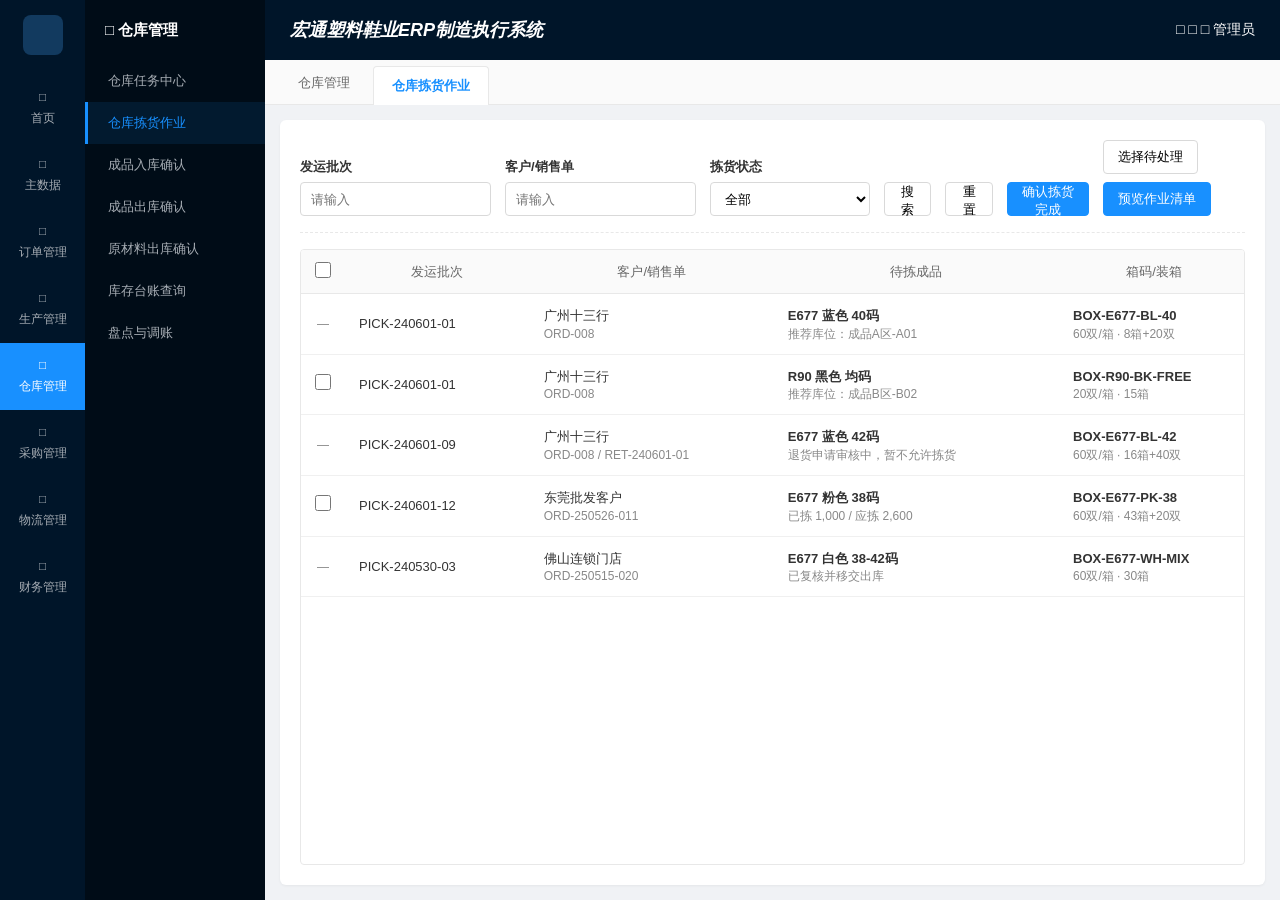
<file: projects/erp/pc/warehouse-picking.html>
<!DOCTYPE html><html lang='zh-CN'><head><meta charset='UTF-8'><meta name='viewport' content='width=device-width,initial-scale=1.0'><title>仓库拣货作业</title><style>
:root{--sidebar-dark:#001529;--sidebar-sub:#000c17;--primary:#1890ff;--primary-hover:#40a9ff;--bg:#f0f2f5;--border:#e8e8e8;--text:#333;--muted:#888;--success:#52c41a;--warning:#faad14;--danger:#f5222d;--purple:#722ed1}*{box-sizing:border-box;margin:0;padding:0;font-family:'PingFang SC','Microsoft YaHei',Arial,sans-serif}body{height:100vh;background:var(--bg);color:var(--text);font-size:13px;display:flex;overflow:hidden}.primary-sidebar{width:85px;background:var(--sidebar-dark);display:flex;flex-direction:column;align-items:center;padding-top:15px;flex-shrink:0}.ps-logo{width:40px;height:40px;background:#123a5f;border-radius:8px;margin-bottom:20px}.ps-item{width:100%;padding:15px 0;display:flex;flex-direction:column;align-items:center;color:#a6adb4;gap:6px;font-size:12px}.ps-item.active{background:var(--primary);color:#fff}.secondary-sidebar{width:180px;background:var(--sidebar-sub);flex-shrink:0}.ss-header{height:60px;display:flex;align-items:center;padding-left:20px;color:#fff;font-weight:bold;font-size:15px}.tree-node{padding:12px 20px;color:#a6adb4;border-left:3px solid transparent}.tree-node.active{color:var(--primary);border-left-color:var(--primary);background:rgba(24,144,255,.1)}.main-wrapper{flex:1;display:flex;flex-direction:column;overflow:hidden;background:var(--bg)}.top-header{height:60px;background:var(--sidebar-dark);color:#fff;display:flex;align-items:center;justify-content:space-between;padding:0 25px;font-size:18px;font-style:italic;font-weight:bold}.top-tools{font-size:14px;font-style:normal;font-weight:normal}.tabs-bar{height:45px;background:#fafafa;border-bottom:1px solid var(--border);display:flex;align-items:flex-end;padding:0 15px;gap:5px}.tab-item{padding:10px 18px;color:#666;border-bottom:2px solid transparent}.tab-item.active{background:#fff;color:var(--primary);border:1px solid var(--border);border-bottom:none;border-radius:4px 4px 0 0;position:relative;top:1px;font-weight:bold}.page-content{flex:1;margin:15px;background:#fff;border-radius:6px;box-shadow:0 1px 3px rgba(0,0,0,.05);padding:20px;display:flex;flex-direction:column;overflow:hidden}.toolbar{display:flex;align-items:flex-end;gap:14px;margin-bottom:16px;border-bottom:1px dashed var(--border);padding-bottom:16px}.filter-item{display:flex;flex-direction:column;gap:6px}.filter-item label{font-weight:bold;color:#333}.input,.select{height:34px;border:1px solid #d9d9d9;border-radius:4px;padding:0 10px;background:#fff;min-width:160px}.readonly{background:#f7f7f7;color:#555}.btn{height:34px;padding:0 14px;border:1px solid #d9d9d9;background:#fff;border-radius:4px;cursor:pointer}.btn-primary{background:var(--primary);border-color:var(--primary);color:#fff}.btn:hover{border-color:var(--primary);color:var(--primary)}.btn-primary:hover{background:var(--primary-hover);color:#fff}.table-wrap{flex:1;overflow:auto;border:1px solid var(--border);border-radius:4px}.data-table{width:100%;border-collapse:collapse;table-layout:fixed}.data-table th{background:#fafafa;color:#666;font-weight:normal;border-bottom:1px solid var(--border);padding:12px 10px;position:sticky;top:0;z-index:2}.data-table td{border-bottom:1px solid #f0f0f0;padding:12px 10px;vertical-align:middle;line-height:1.5}.data-table tr:hover td{background:#fafafa}.ta-center{text-align:center}.ta-right{text-align:right}.muted{color:#888;font-size:12px}.tag{display:inline-flex;align-items:center;height:24px;padding:0 8px;border-radius:3px;font-size:12px;border:1px solid transparent;white-space:nowrap}.tag-blue{background:#e6f7ff;color:var(--primary);border-color:#91d5ff}.tag-green{background:#f6ffed;color:var(--success);border-color:#b7eb8f}.tag-orange{background:#fff7e6;color:var(--warning);border-color:#ffd591}.tag-red{background:#fff1f0;color:var(--danger);border-color:#ffa39e}.tag-gray{background:#f5f5f5;color:#777;border-color:#ddd}.action-link{color:var(--primary);cursor:pointer;margin:0 4px;white-space:nowrap}.action-link:hover{text-decoration:underline}.modal-overlay{position:fixed;inset:0;background:rgba(0,0,0,.48);display:none;align-items:center;justify-content:center;z-index:999999}.modal-box{width:760px;max-width:calc(100vw - 80px);max-height:88vh;background:#fff;border-radius:8px;box-shadow:0 6px 28px rgba(0,0,0,.18);display:flex;flex-direction:column;overflow:hidden}.modal-header{height:54px;border-bottom:1px solid var(--border);display:flex;align-items:center;justify-content:space-between;padding:0 20px;font-size:16px;font-weight:bold}.modal-body{padding:20px;overflow:auto}.modal-footer{height:58px;border-top:1px solid var(--border);background:#fafafa;display:flex;justify-content:flex-end;gap:10px;padding:12px 20px}.close{cursor:pointer;color:#999;font-size:18px}.form-grid{display:grid;grid-template-columns:repeat(2,minmax(0,1fr));gap:16px 20px}.form-item{display:flex;flex-direction:column;gap:7px}.form-item label{font-weight:bold;color:#555}.full{grid-column:1/-1}.mini-table{width:100%;border-collapse:collapse;margin-top:10px}.mini-table th,.mini-table td{border-bottom:1px solid #eee;padding:10px;text-align:left}.toast{position:fixed;right:25px;top:25px;background:#001529;color:#fff;padding:10px 16px;border-radius:4px;box-shadow:0 3px 12px rgba(0,0,0,.2);display:none;z-index:1000000}.detail-grid{display:grid;grid-template-columns:repeat(3,1fr);gap:12px;margin-bottom:16px}.detail-card{background:#f8faff;border:1px solid #e6f7ff;border-radius:6px;padding:12px}.detail-label{font-size:12px;color:#777;margin-bottom:6px}.detail-value{font-size:15px;font-weight:bold;color:#333}.section-title{font-size:14px;font-weight:bold;margin:4px 0 10px}.config-card{border:1px solid var(--border);border-radius:6px;margin-bottom:15px;padding:16px;background:#fff}.config-title{font-weight:bold;margin-bottom:12px;font-size:14px}.config-row{display:grid;grid-template-columns:180px 220px 1fr;align-items:center;gap:15px;border-top:1px solid #f3f3f3;padding:12px 0}.config-row:first-of-type{border-top:0}.switch{display:inline-flex;align-items:center;gap:8px}.switch input{width:16px;height:16px}
@keyframes flashSuccess{0%{background:#f6ffed}100%{background:transparent}}

/* layout-fix-20260708 */

.table-container,.table-wrap{ overflow:auto !important; }
.data-table{ min-width:1580px !important; table-layout:auto !important; width:100% !important; }
.data-table th,.data-table td{ white-space:nowrap; word-break:normal; padding:12px 14px !important; }
.data-table td strong,.data-table td b{ white-space:nowrap; }
.data-table .muted{ display:block; white-space:nowrap; line-height:1.35; }
.data-table .ta-right{ min-width:96px; }
.data-table .ta-center{ min-width:96px; }
.action-link{ white-space:nowrap; }


/* SKU_LEVEL_BOX_FIX */
.sku-box-detail{margin-top:6px;display:flex;flex-direction:column;gap:3px;font-size:12px;color:#5f6b7a;line-height:1.45;}
.sku-box-line{display:flex;align-items:center;gap:8px;white-space:nowrap;}
.sku-box-line b{color:#1f2937;}
.sku-box-code{display:inline-block;max-width:150px;overflow:hidden;text-overflow:ellipsis;vertical-align:bottom;color:#0050b3;font-weight:600;}
.sku-box-total{margin-top:4px;color:#1677ff;font-weight:600;white-space:nowrap;}
.qty-cell{display:flex;flex-direction:column;gap:4px;align-items:flex-end;line-height:1.35;}
.qty-main{font-weight:600;color:#1f2937;}
.qty-box{font-size:12px;color:#1677ff;white-space:nowrap;}
.table-container,.table-wrap,.table-scroll,.table-wrapper{overflow-x:auto;}
table{border-collapse:collapse;}
th,td{vertical-align:middle;}

</style>
<style id="job-print-list-style">
.job-select-head,.job-select-cell{width:42px!important;text-align:center!important;padding-left:8px!important;padding-right:8px!important;}
.job-select-cell input,.job-select-head input{width:16px;height:16px;cursor:pointer;}
.job-work-actions{margin-left:auto;display:flex;align-items:center;gap:8px;flex-wrap:wrap;}
.job-work-actions .btn{white-space:nowrap;}
.job-printed-mark{display:inline-block;margin-top:4px;font-size:12px;color:#1677ff;background:#e6f4ff;border:1px solid #91caff;border-radius:3px;padding:1px 5px;}

.job-preview-overlay{position:fixed;inset:0;background:rgba(0,0,0,.45);display:none;align-items:center;justify-content:center;z-index:1000002;}
.job-preview-box{width:min(1120px,calc(100vw - 64px));max-height:88vh;background:#fff;border-radius:8px;box-shadow:0 8px 28px rgba(0,0,0,.18);display:flex;flex-direction:column;overflow:hidden;}
.job-preview-head{height:54px;border-bottom:1px solid #e8e8e8;display:flex;align-items:center;justify-content:space-between;padding:0 18px;font-size:16px;font-weight:600;}
.job-preview-close{cursor:pointer;color:#999;font-size:20px;line-height:1;}
.job-preview-body{padding:18px;overflow:auto;background:#f5f7fa;}
.job-preview-paper{background:#fff;border:1px solid #d9d9d9;padding:22px;margin:0 auto;box-shadow:0 2px 10px rgba(0,0,0,.06);min-width:960px;color:#111;}
.job-preview-title{text-align:center;font-size:22px;font-weight:700;letter-spacing:2px;margin-bottom:14px;}
.job-preview-meta{display:grid;grid-template-columns:repeat(4,1fr);gap:8px;margin-bottom:12px;font-size:13px;}
.job-preview-meta div{border-bottom:1px solid #333;padding:5px 0;}
.job-preview-table{width:100%;border-collapse:collapse;table-layout:auto;font-size:13px;}
.job-preview-table th,.job-preview-table td{border:1px solid #333;padding:7px 8px;text-align:left;vertical-align:top;line-height:1.45;}
.job-preview-table th{background:#f2f2f2;text-align:center;}
.job-preview-sign{display:grid;grid-template-columns:repeat(4,1fr);gap:22px;margin-top:28px;}
.job-preview-sign div{border-bottom:1px solid #333;padding:18px 0 6px;}
.job-preview-foot{height:58px;border-top:1px solid #e8e8e8;background:#fafafa;display:flex;justify-content:flex-end;gap:10px;padding:12px 18px;}
@media print{.primary-sidebar,.secondary-sidebar,.top-header,.tabs-bar,.toolbar,.action-link,.btn,.job-select-head,.job-select-cell{display:none!important}.page-content{margin:0!important;box-shadow:none!important;border-radius:0!important}.table-wrap{border:none!important;overflow:visible!important}}
</style>
</head><body>
<div class='primary-sidebar'><div class='ps-logo'></div><div class='ps-item '><span>□</span><span>首页</span></div><div class='ps-item '><span>□</span><span>主数据</span></div><div class='ps-item '><span>□</span><span>订单管理</span></div><div class='ps-item '><span>□</span><span>生产管理</span></div><div class='ps-item active'><span>□</span><span>仓库管理</span></div><div class='ps-item '><span>□</span><span>采购管理</span></div><div class='ps-item '><span>□</span><span>物流管理</span></div><div class='ps-item '><span>□</span><span>财务管理</span></div></div>
<div class='secondary-sidebar'><div class='ss-header'>□ 仓库管理</div><div class='tree-menu'><div class='tree-node '>仓库任务中心</div><div class='tree-node active'>仓库拣货作业</div><div class='tree-node '>成品入库确认</div><div class='tree-node '>成品出库确认</div><div class='tree-node '>原材料出库确认</div><div class='tree-node '>库存台账查询</div><div class='tree-node '>盘点与调账</div></div></div>
<div class='main-wrapper'><div class='top-header'><div>宏通塑料鞋业ERP制造执行系统</div><div class='top-tools'>□ □ □ 管理员</div></div><div class='tabs-bar'><div class='tab-item'>仓库管理</div><div class='tab-item active'>仓库拣货作业</div></div><div class='page-content'>

<div class="toolbar"><div class="filter-item"><label>发运批次</label><input class="input" placeholder="请输入"></div><div class="filter-item"><label>客户/销售单</label><input class="input" placeholder="请输入"></div><div class="filter-item"><label>拣货状态</label><select class="select"><option>全部</option><option>待拣货</option><option>已核对待确认</option><option>待出库确认</option></select></div><button class="btn">搜索</button><button class="btn">重置</button><button class="btn btn-primary" onclick="openPickModal(this)">确认拣货完成</button></div>
<div class="table-wrap"><table class="data-table"><thead><tr><th style="width:13%">发运批次</th><th style="width:17%">客户/销售单</th><th style="width:20%">待拣成品</th><th style="width:13%">箱码/装箱</th><th style="width:9%" class="ta-right">应拣数量</th><th style="width:9%" class="ta-right">已拣数量</th><th style="width:10%" class="ta-center">核对状态</th><th style="width:10%" class="ta-center">状态</th><th style="width:10%" class="ta-center">操作</th></tr></thead><tbody>
<tr><td>PICK-240601-01</td><td>广州十三行<br><span class="muted">ORD-008</span></td><td><strong>E677 蓝色 40码</strong><br><span class="muted">推荐库位：成品A区-A01</span></td><td><b>BOX-E677-BL-40</b><br><span class="muted">60双/箱 · 8箱+20双</span></td><td class="ta-right">500</td><td class="ta-right">500</td><td class="ta-center"><span class="tag tag-green">已核对</span></td><td class="ta-center"><span class="tag tag-orange">待出库确认</span></td><td class="ta-center"><span class="action-link" onclick="openModal('modal-scan-detail')">查看明细</span></td></tr>
<tr><td>PICK-240601-01</td><td>广州十三行<br><span class="muted">ORD-008</span></td><td><strong>R90 黑色 均码</strong><br><span class="muted">推荐库位：成品B区-B02</span></td><td><b>BOX-R90-BK-FREE</b><br><span class="muted">20双/箱 · 15箱</span></td><td class="ta-right">300</td><td class="ta-right">0</td><td class="ta-center"><span class="tag tag-gray">手工核对</span></td><td class="ta-center"><span class="tag tag-orange row-status">待拣货</span></td><td class="ta-center row-actions"><span class="action-link" onclick="openPickModal(this)">手工确认</span></td></tr>

<tr><td>PICK-240601-09</td><td>广州十三行<br><span class="muted">ORD-008 / RET-240601-01</span></td><td><strong>E677 蓝色 42码</strong><br><span class="muted">退货申请审核中，暂不允许拣货</span></td><td><b>BOX-E677-BL-42</b><br><span class="muted">60双/箱 · 16箱+40双</span></td><td class="ta-right">1,000</td><td class="ta-right">0</td><td class="ta-center"><span class="tag tag-gray">未核对</span></td><td class="ta-center"><span class="tag tag-red">退货冻结</span></td><td class="ta-center"><span class="action-link" onclick="openModal('modal-return-freeze')">查看原因</span></td></tr>

<tr><td>PICK-240601-12</td><td>东莞批发客户<br><span class="muted">ORD-250526-011</span></td><td><strong>E677 粉色 38码</strong><br><span class="muted">已拣 1,000 / 应拣 2,600</span></td><td><b>BOX-E677-PK-38</b><br><span class="muted">60双/箱 · 43箱+20双</span></td><td class="ta-right">2,600</td><td class="ta-right">1,000</td><td class="ta-center"><span class="tag tag-gray">手工核对</span></td><td class="ta-center"><span class="tag tag-orange">拣货中</span></td><td class="ta-center"><span class="action-link" onclick="openPickModal(this)">继续处理</span></td></tr>
<tr><td>PICK-240530-03</td><td>佛山连锁门店<br><span class="muted">ORD-250515-020</span></td><td><strong>E677 白色 38-42码</strong><br><span class="muted">已复核并移交出库</span></td><td><b>BOX-E677-WH-MIX</b><br><span class="muted">60双/箱 · 30箱</span></td><td class="ta-right">1,800</td><td class="ta-right">1,800</td><td class="ta-center"><span class="tag tag-green">已核对</span></td><td class="ta-center"><span class="tag tag-green">已完成</span></td><td class="ta-center"><span class="action-link" onclick="openModal('modal-scan-detail')">明细</span></td></tr>

</tbody></table></div>
<div id="modal-pick-task" class="modal-overlay"><div class="modal-box"><div class="modal-header">拣货任务处理 <span class="close" onclick="closeModal('modal-pick-task')">×</span></div><div class="modal-body"><table class="mini-table"><thead><tr><th>成品SKU</th><th>箱码/装箱</th><th>应拣</th><th>已拣</th><th>核对状态</th><th>处理方式</th><th>本次确认</th></tr></thead><tbody><tr><td>E677 蓝色 40码</td><td>BOX-E677-BL-40<br><span class="muted">60双/箱 · 8箱+20双</span></td><td>500</td><td>500</td><td><span class="tag tag-green">已核对</span></td><td><span class="tag tag-blue">核对结果确认</span></td><td><input class="input" value="500" style="width:100px;text-align:right"></td></tr><tr><td>R90 黑色 均码</td><td>BOX-R90-BK-FREE<br><span class="muted">20双/箱 · 15箱</span></td><td>300</td><td>0</td><td><span class="tag tag-gray">手工核对</span></td><td><span class="tag tag-gray">手工确认</span></td><td><input class="input" value="300" style="width:100px;text-align:right"></td></tr></tbody></table></div><div class="modal-footer"><button class="btn" onclick="closeModal('modal-pick-task')">取消</button><button class="btn" onclick="showToast('拣货进度已保存')">保存进度</button><button class="btn btn-primary" onclick="confirmPickComplete()">确认拣货完成</button></div></div></div>
<div id="modal-scan-detail" class="modal-overlay"><div class="modal-box"><div class="modal-header">拣货核对明细 <span class="close" onclick="closeModal('modal-scan-detail')">×</span></div><div class="modal-body"><div class="detail-grid"><div class="detail-card"><div class="detail-label">核对时间</div><div class="detail-value">2026-06-01 14:05</div></div><div class="detail-card"><div class="detail-label">已拣数量</div><div class="detail-value">500 双</div></div><div class="detail-card"><div class="detail-label">拣货人员</div><div class="detail-value">仓管员 王工</div></div></div><table class="mini-table"><thead><tr><th>箱码</th><th>SKU</th><th>装箱规格</th><th>数量</th><th>库位</th><th>状态</th></tr></thead><tbody><tr><td>BOX-E677-BL-40</td><td>E677 蓝色 40码</td><td>60双/箱</td><td>已核对 8箱+20双</td><td>成品A区-A01</td><td><span class="tag tag-green">已核对</span></td></tr><tr><td colspan="5" class="ta-center muted">按箱码规则核对，剩余箱数已省略显示</td></tr></tbody></table></div><div class="modal-footer"><button class="btn btn-primary" onclick="closeModal('modal-scan-detail')">关闭</button></div></div></div>

</div></div>
<div id='toast' class='toast'></div><script>
function $(id){return document.getElementById(id)}
let currentPickRow=null;
function showToast(msg){const t=$('toast'); if(!t)return; t.textContent=msg; t.style.display='block'; setTimeout(()=>t.style.display='none',1800)}
function openModal(id){const el=$(id); if(el) el.style.display='flex'}
function closeModal(id){const el=$(id); if(el) el.style.display='none'}
function openPickModal(trigger){ currentPickRow = trigger ? trigger.closest('tr') : null; openModal('modal-pick-task'); }
function confirmPickComplete(){
  if(currentPickRow){
    currentPickRow.children[4].textContent = currentPickRow.children[3].textContent;
    currentPickRow.children[5].innerHTML = '<span class="tag tag-green">已核对</span>';
    currentPickRow.children[6].innerHTML = '<span class="tag tag-orange row-status">待出库确认</span>';
    currentPickRow.children[7].innerHTML = '<span class="tag tag-gray">已推送出库</span>';
    currentPickRow.style.animation='flashSuccess 1.5s ease';
  }
  closeModal('modal-pick-task');
  showToast('拣货已完成，下一节点：成品出库确认');
}
function confirmRow(btn, statusText){ const tr=btn.closest('tr'); if(!tr)return; const status=tr.querySelector('.row-status'); if(status){status.className='tag tag-green row-status'; status.textContent=statusText||'已完成'} const actions=tr.querySelector('.row-actions'); if(actions) actions.innerHTML='<span class="tag tag-gray">待出库</span>'; showToast('操作成功'); }
</script>
<script id="job-print-list-script">
(function(){
  const JOB_CONFIG = { title: "拣货作业清单", type: "拣货", confirmedStatus: "已拣货待确认" };
  const STORE_KEY = 'erp_warehouse_print_work_lists';
  function pad(n){return String(n).padStart(2,'0')}
  function nowText(){const d=new Date();return d.getFullYear()+'-'+pad(d.getMonth()+1)+'-'+pad(d.getDate())+' '+pad(d.getHours())+':'+pad(d.getMinutes())+':'+pad(d.getSeconds())}
  function docNo(){const d=new Date();return (JOB_CONFIG.type==='拣货'?'PK':JOB_CONFIG.type==='发料'?'MI':JOB_CONFIG.type==='出库'?'OUT':'IN')+'-'+d.getFullYear()+pad(d.getMonth()+1)+pad(d.getDate())+'-'+pad(d.getHours())+pad(d.getMinutes())+pad(d.getSeconds())}
  function read(key){try{return JSON.parse(localStorage.getItem(key)||'[]')}catch(e){return []}}
  function write(key,val){localStorage.setItem(key, JSON.stringify(val))}
  function toastMsg(msg){
    if(typeof window.toast==='function'){ try{ window.toast(msg); return; }catch(e){} }
    const old=document.getElementById('job-toast'); if(old) old.remove();
    const el=document.createElement('div'); el.id='job-toast'; el.textContent=msg; el.style.cssText='position:fixed;right:24px;top:24px;z-index:1000001;background:#001529;color:#fff;padding:10px 16px;border-radius:4px;box-shadow:0 3px 12px rgba(0,0,0,.22);font-size:13px;'; document.body.appendChild(el); setTimeout(()=>el.remove(),1800);
  }
  function getTables(){ return Array.from(document.querySelectorAll('.page-content table')).filter(t=>t.querySelector('thead') && t.querySelector('tbody')); }
  function enhanceTables(){
    getTables().forEach(table=>{
      const headRow=table.querySelector('thead tr');
      if(headRow && !headRow.querySelector('.job-select-head')){
        const th=document.createElement('th'); th.className='job-select-head'; th.innerHTML='<input type="checkbox" title="全选本页" onchange="window.__toggleJobWorkListAll(this)">'; headRow.insertBefore(th, headRow.firstElementChild);
      }
      table.querySelectorAll('tbody tr').forEach((tr,idx)=>{
        if(tr.querySelector('td[colspan]')) return;
        let td=tr.querySelector('.job-select-cell');
        if(!td){ td=document.createElement('td'); td.className='job-select-cell'; tr.insertBefore(td, tr.firstElementChild); }
        if(isJobSelectableRow(tr)){
          if(!td.querySelector('.job-row-check')) td.innerHTML='<input type="checkbox" class="job-row-check" title="选择打印">';
          const check=td.querySelector('.job-row-check');
          check.disabled=false;
        }else{
          td.innerHTML='<span class="muted">—</span>';
        }
      });
    });
  }
  function insertActions(){
    const toolbar=document.querySelector('.page-content .toolbar') || document.querySelector('.toolbar');
    if(!toolbar || toolbar.querySelector('.job-work-actions')) return;
    const wrap=document.createElement('div'); wrap.className='job-work-actions';
    wrap.innerHTML='<button class="btn" type="button" onclick="window.__selectPendingWorkRows()">选择待处理</button><button class="btn btn-primary" type="button" onclick="window.__printJobWorkList()">预览作业清单</button>';
    toolbar.appendChild(wrap);
  }
  function selectedRows(){ enhanceTables(); return Array.from(document.querySelectorAll('.job-row-check:checked')).map(c=>c.closest('tr')).filter(tr=>tr && isJobSelectableRow(tr)); }
  function rowCells(tr){ return Array.from(tr.children).filter(td=>!td.classList.contains('job-select-cell')); }
  function cleanText(el){ return (el.innerText||'').replace(/\s+/g,' ').trim(); }
  function isJobSelectableRow(tr){
    const text=cleanText(tr);
    if(!text || tr.querySelector('td[colspan]')) return false;
    if(/(已核对|已完成|已入库|已出库|已发料|已拣货|已确认|已退回|退货冻结|拒收|取消|作废)/.test(text)) return false;
    return /(待|未|手工|需|处理中|归集中)/.test(text);
  }
  function headersFor(table){ return Array.from(table.querySelectorAll('thead th')).filter(th=>!th.classList.contains('job-select-head')).map(th=>cleanText(th)).filter(Boolean).filter(h=>h!=='操作'); }
  function buildRows(rows){
    const table=rows[0]?.closest('table'); const headers=headersFor(table||document.querySelector('table'));
    return rows.map((tr,i)=>{
      const cells=rowCells(tr).map(td=>cleanText(td));
      if(cells.length && /查看|确认|手工|来源|批次|入库单|出库单|详情/.test(cells[cells.length-1])) cells.pop();
      return { index:i+1, cells };
    });
  }
  function markPrinted(rows,no){
    rows.forEach(tr=>{
      const first=rowCells(tr)[0];
      if(first && !first.querySelector('.job-printed-mark')){ const m=document.createElement('div'); m.className='job-printed-mark'; m.textContent='已打印 '+no; first.appendChild(m); }
    });
  }
  window.__toggleJobWorkListAll=function(box){
    const table=box.closest('table'); table.querySelectorAll('.job-row-check').forEach(c=>{ if(!c.disabled && isJobSelectableRow(c.closest('tr'))) c.checked=box.checked; });
  };
  window.__selectPendingWorkRows=function(){
    enhanceTables();
    let count=0;
    document.querySelectorAll('.page-content tbody tr').forEach(tr=>{
      const text=cleanText(tr);
      const check=tr.querySelector('.job-row-check');
      if(check && !check.disabled && isJobSelectableRow(tr)){ check.checked=true; count++; }
    });
    toastMsg('已选择 '+count+' 条待处理任务');
  };
  function escapeHtml(str){ return String(str ?? '').replace(/[&<>"']/g, s=>({'&':'&amp;','<':'&lt;','>':'&gt;','"':'&quot;',"'":'&#39;'}[s])); }
  function buildWorkListPayload(){
    const rows=selectedRows();
    if(!rows.length){toastMsg('请先勾选需要打印的任务');return null;}
    const no=docNo();
    const headers=headersFor(rows[0].closest('table')).filter(h=>h!=='操作');
    const data=buildRows(rows);
    const ths=['序号'].concat(headers).map(h=>'<th>'+escapeHtml(h)+'</th>').join('');
    const trs=data.map(r=>'<tr><td>'+r.index+'</td>'+r.cells.map(c=>'<td>'+escapeHtml(c)+'</td>').join('')+'</tr>').join('');
    return { no, rows, headers, data, ths, trs, time: nowText() };
  }
  function ensurePreviewModal(){
    let modal=document.getElementById('job-work-preview-modal');
    if(modal) return modal;
    modal=document.createElement('div');
    modal.id='job-work-preview-modal';
    modal.className='job-preview-overlay';
    modal.innerHTML='<div class="job-preview-box"><div class="job-preview-head"><span>作业清单预览</span><span class="job-preview-close" onclick="window.__closeJobWorkPreview()">×</span></div><div class="job-preview-body"><div class="job-preview-paper" id="job-work-preview-paper"></div></div><div class="job-preview-foot"><button class="btn" type="button" onclick="window.__closeJobWorkPreview()">取消</button><button class="btn btn-primary" type="button" onclick="window.__confirmPrintJobWorkList()">打印</button></div></div>';
    document.body.appendChild(modal);
    return modal;
  }
  function renderPreviewHtml(payload){
    return '<div class="job-preview-title">'+escapeHtml(JOB_CONFIG.title)+'</div>'+
      '<div class="job-preview-meta"><div>清单编号：'+escapeHtml(payload.no)+'</div><div>作业类型：'+escapeHtml(JOB_CONFIG.type)+'</div><div>任务数量：'+payload.rows.length+' 条</div><div>打印时间：'+escapeHtml(payload.time)+'</div></div>'+
      '<table class="job-preview-table"><thead><tr>'+payload.ths+'</tr></thead><tbody>'+payload.trs+'</tbody></table>'+
      '<div class="job-preview-sign"><div>搬货员签字：</div><div>仓管员签字：</div><div>确认人签字：</div><div>确认日期：</div></div>';
  }
  function printHtml(payload){
    return '<!DOCTYPE html><html><head><meta charset="UTF-8"><title>'+escapeHtml(JOB_CONFIG.title)+'</title><style>body{font-family:"Microsoft YaHei",Arial,sans-serif;color:#111;padding:22px;font-size:13px}.print-head{text-align:center;margin-bottom:14px}.print-title{font-size:24px;font-weight:bold;letter-spacing:2px}.meta{display:grid;grid-template-columns:repeat(4,1fr);gap:8px;margin:14px 0 12px}.meta div{border-bottom:1px solid #333;padding:5px 0}table{width:100%;border-collapse:collapse;table-layout:auto}th,td{border:1px solid #333;padding:7px 8px;text-align:left;vertical-align:top;line-height:1.45}th{background:#f2f2f2;text-align:center}.sign{display:grid;grid-template-columns:repeat(4,1fr);gap:22px;margin-top:28px}.sign div{border-bottom:1px solid #333;padding:18px 0 6px}@media print{@page{size:A4 landscape;margin:10mm}body{padding:0}}</style></head><body><div class="print-head"><div class="print-title">'+escapeHtml(JOB_CONFIG.title)+'</div></div><div class="meta"><div>清单编号：'+escapeHtml(payload.no)+'</div><div>作业类型：'+escapeHtml(JOB_CONFIG.type)+'</div><div>任务数量：'+payload.rows.length+' 条</div><div>打印时间：'+escapeHtml(payload.time)+'</div></div><table><thead><tr>'+payload.ths+'</tr></thead><tbody>'+payload.trs+'</tbody></table><div class="sign"><div>搬货员签字：</div><div>仓管员签字：</div><div>确认人签字：</div><div>确认日期：</div></div></body></html>';
  }
  window.__closeJobWorkPreview=function(){ const modal=document.getElementById('job-work-preview-modal'); if(modal) modal.style.display='none'; };
  window.__printJobWorkList=function(){
    const payload=buildWorkListPayload(); if(!payload) return;
    window.__jobWorkListPreviewPayload=payload;
    const modal=ensurePreviewModal();
    const paper=document.getElementById('job-work-preview-paper');
    if(paper) paper.innerHTML=renderPreviewHtml(payload);
    modal.style.display='flex';
  };
  window.__confirmPrintJobWorkList=function(){
    const payload=window.__jobWorkListPreviewPayload;
    if(!payload || !payload.rows || !payload.rows.length){toastMsg('预览数据已失效，请重新选择任务');return;}
    const list=read(STORE_KEY); list.unshift({no:payload.no,type:JOB_CONFIG.type,title:JOB_CONFIG.title,time:payload.time,count:payload.rows.length,rows:payload.data}); write(STORE_KEY,list.slice(0,80)); markPrinted(payload.rows,payload.no);
    const win=window.open('', '_blank'); if(!win){toastMsg('浏览器拦截了打印窗口，请允许弹窗');return;}
    win.document.write(printHtml(payload)); win.document.close(); setTimeout(()=>{win.focus(); win.print();},300);
    window.__closeJobWorkPreview();
  };
  function boot(){ enhanceTables(); insertActions(); const obs=new MutationObserver(()=>enhanceTables()); document.querySelectorAll('.page-content tbody').forEach(tb=>obs.observe(tb,{childList:true})); }
  if(document.readyState==='loading') document.addEventListener('DOMContentLoaded',boot); else boot();
})();
</script>

<style id="qty-box-convert-style">
.qty-box-convert{display:block;margin-top:3px;color:#64748b;font-size:12px;line-height:1.25;white-space:nowrap}.qty-box-convert b{color:#334155;font-weight:600}.qty-box-convert.warn{color:#b45309}
</style>
<script id="qty-box-convert-helper">
(function(){
  if(window.__qtyBoxConvertInstalled) return;
  window.__qtyBoxConvertInstalled = true;
  function cleanNumber(s){return Number(String(s||'').replace(/[,，\s]/g,'')) || 0;}
  function inferPackSize(rowText){
    rowText = String(rowText||'').toUpperCase();
    var m = rowText.match(/每箱\s*(\d+)|([0-9]+)\s*双\s*\/\s*箱|([0-9]+)\s*双每箱/);
    if(m) return Number(m[1]||m[2]||m[3]) || 60;
    if(/R90|拖鞋扣|配件|辅料/.test(rowText)) return 20;
    return 60;
  }
  function boxText(qty, pack){
    qty = cleanNumber(qty); pack = cleanNumber(pack) || 60;
    if(!qty || qty < pack) return '';
    var box = Math.floor(qty / pack), loose = qty % pack;
    return box + '箱' + (loose ? ' + ' + loose + '双' : '') + ' · 每箱' + pack + '双';
  }
  function shouldSkipCell(cell){
    if(!cell || cell.querySelector('.qty-box-convert')) return true;
    var t = cell.innerText || '';
    if(/箱\s*\+|\d+箱|箱码|每箱/.test(t)) return true;
    if(cell.querySelector('input,select,textarea,button')) return true;
    return false;
  }
  function enhance(root){
    root = root || document;
    var cells = root.querySelectorAll('td, .detail-card .detail-value, .info-value, .sales-stat-card strong, .kpi b');
    cells.forEach(function(cell){
      if(shouldSkipCell(cell)) return;
      var t = cell.innerText || '';
      var m = t.match(/(^|[^0-9])([0-9][0-9,，]*)\s*双(?!\s*\/\s*箱)/);
      if(!m) return;
      var qty = cleanNumber(m[2]);
      var rowText = (cell.closest('tr') && cell.closest('tr').innerText) || (cell.closest('.modal,.content,.page') && cell.closest('.modal,.content,.page').innerText) || document.body.innerText || '';
      var pack = inferPackSize(rowText);
      var text = boxText(qty, pack);
      if(!text) return;
      var span = document.createElement('span');
      span.className = 'qty-box-convert';
      span.innerHTML = '箱数：<b>' + text + '</b>';
      cell.appendChild(span);
    });
  }
  window.renderQtyBoxConversion = function(){ enhance(document); };
  if(document.readyState === 'loading') document.addEventListener('DOMContentLoaded', function(){ setTimeout(enhance, 80); });
  else setTimeout(enhance, 80);
  var obs = new MutationObserver(function(muts){
    var changed = false;
    for(var i=0;i<muts.length;i++){
      if(muts[i].addedNodes && muts[i].addedNodes.length){ changed = true; break; }
    }
    if(changed) setTimeout(enhance, 120);
  });
  try{ obs.observe(document.body, {childList:true, subtree:true}); }catch(e){}
})();
</script>

</body></html>
</file>
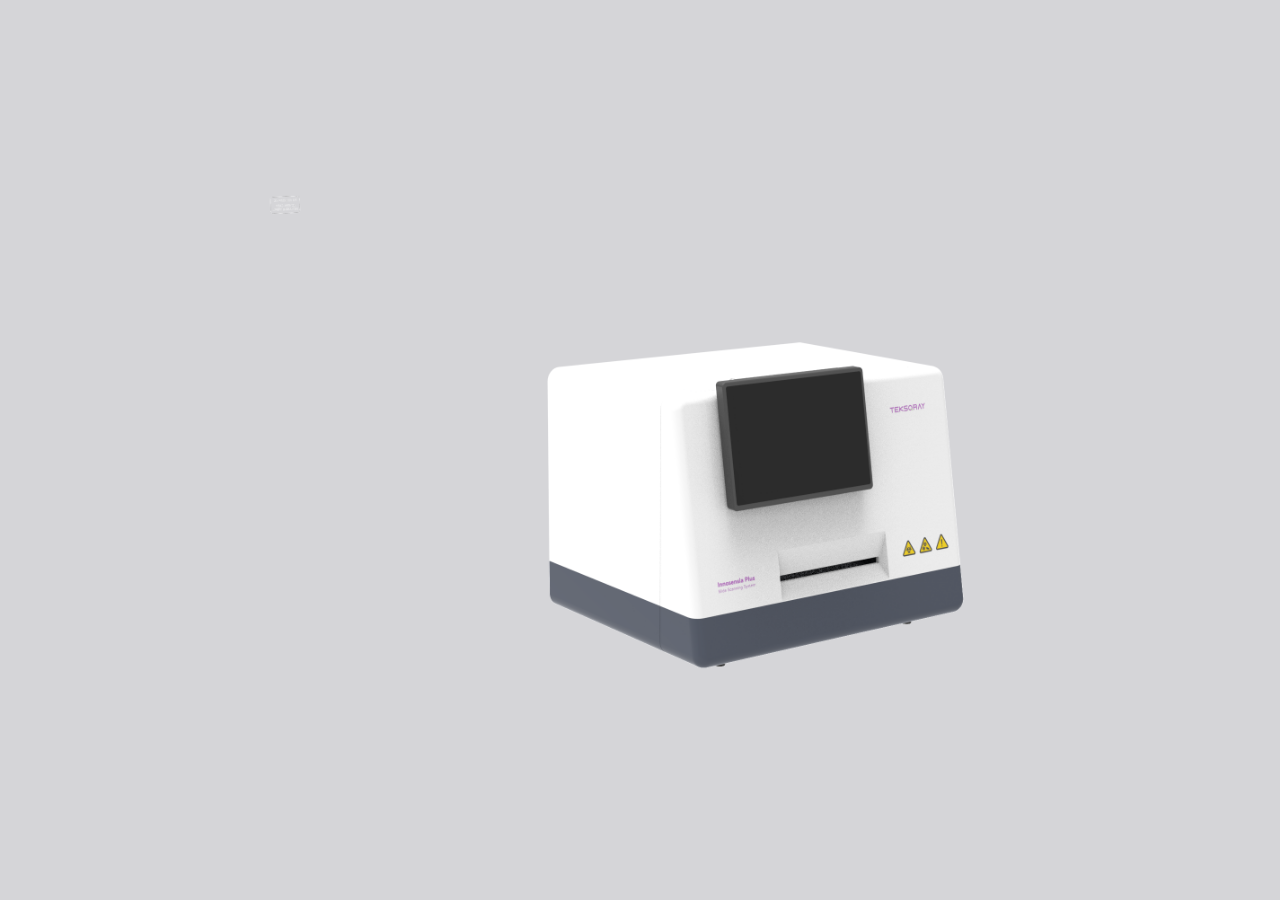
<file: projects/innoscan/innoscan-5p-xr/untitled.2.html>
<!--
  KeyShotXR
  (c) Copyright 2012-2017 Luxion ApS - All Rights Reserved.
-->

<!DOCTYPE html>
<html xmlns='http://www.w3.org/1999/xhtml'>
  <head>
    <meta http-equiv="X-UA-Compatible" content="IE=Edge"/>
    <meta http-equiv="Content-Type" content="text/html; charset=utf-8"/>
    <meta name="viewport" content="width=device-width, initial-scale=1, maximum-scale=1">
    <title>KeyShotXR</title>
    <style type="text/css">
      html, body { margin: 0; width: 100%; height: 100%; overflow: hidden; background: #d5d5d8; } body { -ms-touch-action: none; } #KeyShotXR { width: 100vw; height: 100vh; }
    </style>
    <script type="text/javascript" src="untitled.2/files/KeyShotXR.js"></script>
    <script type="text/javascript">
      var keyshotXR;

      function initKeyShotXR() {
        var nameOfDiv = "KeyShotXR";
        var folderName = "untitled.2";
        var viewPortWidth = 2850;
        var viewPortHeight = 1886;
        var backgroundColor = "#D5D5D8";
        var uCount = 24;
        var vCount = 1;
        var uWrap = true;
        var vWrap = false;
        var uMouseSensitivity = -0.0666667;
        var vMouseSensitivity = 1;
        var uStartIndex = 12;
        var vStartIndex = 0;
        var minZoom = 1;
        var maxZoom = 1;
        var rotationDamping = 0.96;
        var downScaleToBrowser = true;
        var addDownScaleGUIButton = false;
        var downloadOnInteraction = false;
        var imageExtension = "png";
        var showLoading = true;
        var loadingIcon = "ks_logo.png"; // Set to empty string for default icon.
        var allowFullscreen = true; // Double-click in desktop browsers for fullscreen.
        var uReverse = false;
        var vReverse = false;
        var hotspots = {};
        var isIBooksWidget = false;
        
        keyshotXR = new keyshotXR(nameOfDiv,folderName,viewPortWidth,viewPortHeight,backgroundColor,uCount,vCount,uWrap,vWrap,uMouseSensitivity,vMouseSensitivity,uStartIndex,vStartIndex,minZoom,maxZoom,rotationDamping,downScaleToBrowser,addDownScaleGUIButton,downloadOnInteraction,imageExtension,showLoading,loadingIcon,allowFullscreen,uReverse,vReverse,hotspots,isIBooksWidget);
      }

      window.onload = initKeyShotXR;
    </script>
  </head>
  <body oncontextmenu="return false;">
    <div id="KeyShotXR"></div>
  </body>
</html>
</file>
<file: assets/index-Cy31Ygqo.css>
.cursor-glow[data-v-b930f1ad]{position:fixed;z-index:1;left:-240px;top:-240px;width:480px;height:480px;pointer-events:none;border-radius:50%;opacity:0;background:radial-gradient(circle,rgba(128,110,255,.12),rgba(189,88,255,.04) 38%,transparent 70%);transition:opacity .35s ease;will-change:transform}.cursor-glow.is-visible[data-v-b930f1ad]{opacity:1}@media(hover:none),(max-width:900px){.cursor-glow[data-v-b930f1ad]{display:none}}.site-header[data-v-2f69d4a0]{position:fixed;z-index:80;inset:0 0 auto;height:var(--header-height);border-bottom:1px solid transparent;transition:background .35s ease,border-color .35s ease,backdrop-filter .35s ease}.site-header.is-scrolled[data-v-2f69d4a0]{background:var(--header-bg);border-color:var(--line);-webkit-backdrop-filter:blur(22px) saturate(130%);backdrop-filter:blur(22px) saturate(130%)}.header-inner[data-v-2f69d4a0]{height:100%;display:grid;grid-template-columns:1fr auto 1fr;align-items:center}.brand[data-v-2f69d4a0]{width:fit-content;display:inline-flex;align-items:center;color:var(--text-primary)}.brand-copy[data-v-2f69d4a0]{display:grid;gap:2px;text-align:left}.brand-copy strong[data-v-2f69d4a0]{font-size:.83rem;letter-spacing:.12em}.brand-copy small[data-v-2f69d4a0]{color:var(--text-muted);font-size:.66rem;letter-spacing:.08em}.desktop-nav[data-v-2f69d4a0]{display:flex;align-items:center;gap:34px}.desktop-nav button[data-v-2f69d4a0]{position:relative;color:var(--text-muted);font-size:.88rem;transition:color .25s ease}.desktop-nav button[data-v-2f69d4a0]:after{content:"";position:absolute;left:50%;bottom:-10px;width:5px;height:5px;border-radius:50%;background:#c26cff;opacity:0;transform:translate(-50%) scale(0);transition:.25s ease}.desktop-nav button[data-v-2f69d4a0]:hover,.desktop-nav button.active[data-v-2f69d4a0]{color:var(--text-primary)}.desktop-nav button.active[data-v-2f69d4a0]:after{opacity:1;transform:translate(-50%) scale(1)}.header-actions[data-v-2f69d4a0]{justify-self:end;display:flex;align-items:center;gap:10px}.contact-btn[data-v-2f69d4a0]{display:inline-flex;align-items:center;gap:14px;min-height:44px;padding:0 18px;border:1px solid var(--line);border-radius:12px;background:var(--surface-glass);color:var(--text-primary);transition:.28s ease}.contact-btn[data-v-2f69d4a0]:hover{border-color:#c26cff7a;background:var(--accent-soft);transform:translateY(-2px)}.contact-btn span[data-v-2f69d4a0]{color:#c886ff}.theme-toggle[data-v-2f69d4a0]{width:60px;height:36px;display:grid;place-items:center;border:1px solid var(--line);border-radius:999px;background:var(--surface-glass);transition:border-color .25s ease,background .25s ease,transform .25s ease}.theme-toggle[data-v-2f69d4a0]:hover{border-color:#c26cff6b;transform:translateY(-2px)}.theme-track[data-v-2f69d4a0]{position:relative;width:44px;height:22px;display:block;border-radius:999px;background:var(--toggle-track);box-shadow:inset 0 0 0 1px var(--line)}.theme-thumb[data-v-2f69d4a0]{position:absolute;left:2px;top:2px;width:18px;height:18px;display:grid;place-items:center;border-radius:50%;background:var(--toggle-thumb);color:var(--toggle-icon);box-shadow:0 4px 12px #0000002e;transition:transform .38s cubic-bezier(.2,.9,.2,1),background .3s ease,color .3s ease}.theme-thumb.to-light[data-v-2f69d4a0]{transform:translate(22px)}.theme-thumb svg[data-v-2f69d4a0]{width:12px;height:12px;fill:none;stroke:currentColor;stroke-width:1.8;stroke-linecap:round;stroke-linejoin:round}.theme-thumb svg path[data-v-2f69d4a0]:first-child{fill:currentColor;stroke:none}.menu-toggle[data-v-2f69d4a0]{display:none;width:42px;height:42px;border:1px solid var(--line);border-radius:12px}.menu-toggle span[data-v-2f69d4a0]{display:block;width:18px;height:1px;margin:5px auto;background:var(--text-primary);transition:.25s ease}.is-open .menu-toggle span[data-v-2f69d4a0]:first-child{transform:translateY(3px) rotate(45deg)}.is-open .menu-toggle span[data-v-2f69d4a0]:last-child{transform:translateY(-3px) rotate(-45deg)}.mobile-menu[data-v-2f69d4a0]{display:none}@media(max-width:820px){.header-inner[data-v-2f69d4a0]{grid-template-columns:1fr auto}.desktop-nav[data-v-2f69d4a0],.desktop-contact[data-v-2f69d4a0]{display:none}.menu-toggle[data-v-2f69d4a0]{display:block}.mobile-menu[data-v-2f69d4a0]{display:grid;gap:6px;padding:18px 20px 24px;background:var(--mobile-menu-bg);border-bottom:1px solid var(--line);-webkit-backdrop-filter:blur(22px);backdrop-filter:blur(22px)}.mobile-menu button[data-v-2f69d4a0]{padding:15px 12px;color:var(--text-secondary);text-align:left;font-size:1rem;border-bottom:1px solid var(--line)}}@media(max-width:460px){.brand-copy small[data-v-2f69d4a0]{display:none}.theme-toggle[data-v-2f69d4a0]{width:54px}}.hero-section[data-v-5ba76dd3]{position:relative;min-height:100svh;display:flex;align-items:center;overflow:hidden;padding:calc(var(--header-height) + 52px) 0 94px;background:radial-gradient(circle at var(--pointer-x) var(--pointer-y),var(--hero-pointer-glow),transparent 24%),var(--bg);isolation:isolate;cursor:crosshair}.hero-noise[data-v-5ba76dd3]{position:absolute;z-index:-1;top:0;right:0;bottom:0;left:0;opacity:var(--noise-opacity);background-image:url("data:image/svg+xml,%3Csvg viewBox='0 0 160 160' xmlns='http://www.w3.org/2000/svg'%3E%3Cfilter id='n'%3E%3CfeTurbulence type='fractalNoise' baseFrequency='.82' numOctaves='4' stitchTiles='stitch'/%3E%3C/filter%3E%3Crect width='100%25' height='100%25' filter='url(%23n)' opacity='.86'/%3E%3C/svg%3E");pointer-events:none}.hero-mesh[data-v-5ba76dd3]{position:absolute;z-index:-4;top:-10%;right:-10%;bottom:-10%;left:-10%;opacity:var(--mesh-opacity);background-image:linear-gradient(var(--mesh-line) 1px,transparent 1px),linear-gradient(90deg,var(--mesh-line) 1px,transparent 1px);background-size:70px 70px;-webkit-mask-image:radial-gradient(circle at 60% 45%,black 0 18%,transparent 67%);mask-image:radial-gradient(circle at 60% 45%,black 0 18%,transparent 67%);transform:perspective(900px) rotateX(53deg) rotate(-7deg) translate(var(--shift-x),var(--shift-y)) scale(1.15);transform-origin:center;transition:transform .32s ease-out}.hero-mesh[data-v-5ba76dd3]:after{content:"";position:absolute;top:0;right:0;bottom:0;left:0;background:linear-gradient(90deg,transparent 0 40%,var(--mesh-scan) 50%,transparent 60%);animation:meshScan-5ba76dd3 6s linear infinite}.hero-spotlight[data-v-5ba76dd3]{position:absolute;z-index:-2;left:var(--pointer-x);top:var(--pointer-y);width:560px;height:560px;border:1px solid var(--spotlight-line);border-radius:50%;background:radial-gradient(circle,var(--spotlight-core),transparent 68%);filter:blur(8px);transform:translate(-50%,-50%);transition:left .12s linear,top .12s linear;pointer-events:none}.gradient-cloud[data-v-5ba76dd3]{position:absolute;z-index:-5;border-radius:50%;filter:blur(110px);pointer-events:none;transition:transform .5s ease-out}.cloud-a[data-v-5ba76dd3]{width:520px;height:520px;left:-180px;top:4%;background:#5b6eff2e;transform:translate(var(--reverse-x),var(--reverse-y))}.cloud-b[data-v-5ba76dd3]{width:600px;height:600px;right:-170px;bottom:-185px;background:#cd4dff2b;transform:translate(var(--shift-x),var(--shift-y))}.cloud-c[data-v-5ba76dd3]{width:300px;height:300px;left:47%;top:2%;background:#ff60a71a;transform:translate(var(--shift-x),var(--reverse-y))}.kinetic-lines[data-v-5ba76dd3]{position:absolute;z-index:-2;top:0;right:0;bottom:0;left:0;overflow:hidden;pointer-events:none}.kinetic-lines i[data-v-5ba76dd3]{position:absolute;left:-38%;width:48%;height:1px;opacity:0;background:linear-gradient(90deg,transparent,var(--beam-color),transparent);filter:drop-shadow(0 0 8px var(--beam-glow));transform:rotate(-12deg);animation:lightBeam-5ba76dd3 10s linear infinite}.line-1[data-v-5ba76dd3]{top:12%;animation-delay:0s}.line-2[data-v-5ba76dd3]{top:24%;animation-delay:4.2s;animation-duration:12s}.line-3[data-v-5ba76dd3]{top:38%;animation-delay:1.6s;animation-duration:9s}.line-4[data-v-5ba76dd3]{top:51%;animation-delay:6s;animation-duration:13s}.line-5[data-v-5ba76dd3]{top:64%;animation-delay:2.5s;animation-duration:11s}.line-6[data-v-5ba76dd3]{top:76%;animation-delay:7.5s;animation-duration:12.5s}.line-7[data-v-5ba76dd3]{top:86%;animation-delay:3.3s;animation-duration:9.5s}.line-8[data-v-5ba76dd3]{top:94%;animation-delay:8.4s;animation-duration:14s}.network[data-v-5ba76dd3]{position:absolute;z-index:-2;top:0;right:0;bottom:0;left:0;width:100%;height:100%;opacity:var(--network-opacity);pointer-events:none;transform:translate(var(--reverse-x),var(--reverse-y));transition:transform .38s ease-out}.network-path[data-v-5ba76dd3]{fill:none;stroke:url(#none);stroke:var(--network-line);stroke-width:1;stroke-dasharray:8 12;animation:networkFlow-5ba76dd3 18s linear infinite}.path-b[data-v-5ba76dd3]{opacity:.48;animation-direction:reverse;animation-duration:22s}.network-node[data-v-5ba76dd3]{fill:var(--network-node);filter:drop-shadow(0 0 7px var(--network-node));animation:nodePulse-5ba76dd3 2.8s ease-in-out infinite}.node-b[data-v-5ba76dd3]{animation-delay:.8s}.node-c[data-v-5ba76dd3]{animation-delay:1.6s}.pointer-core[data-v-5ba76dd3]{position:absolute;z-index:3;left:var(--pointer-x);top:var(--pointer-y);width:34px;height:34px;border:1px solid var(--pointer-ring);border-radius:50%;transform:translate(-50%,-50%);transition:left .1s linear,top .1s linear,width .25s ease,height .25s ease;pointer-events:none}.pointer-core[data-v-5ba76dd3]:before,.pointer-core[data-v-5ba76dd3]:after{content:"";position:absolute;left:50%;top:50%;background:var(--pointer-ring);transform:translate(-50%,-50%)}.pointer-core[data-v-5ba76dd3]:before{width:9px;height:1px}.pointer-core[data-v-5ba76dd3]:after{width:1px;height:9px}.pointer-core span[data-v-5ba76dd3]{position:absolute;top:6px;right:6px;bottom:6px;left:6px;border:1px solid var(--pointer-inner);border-radius:50%;animation:pointerPulse-5ba76dd3 2.2s ease-in-out infinite}.click-ripple[data-v-5ba76dd3]{position:absolute;z-index:2;width:16px;height:16px;border:1px solid rgba(194,109,255,.55);border-radius:50%;transform:translate(-50%,-50%);pointer-events:none;animation:rippleExpand-5ba76dd3 .95s ease-out forwards}.hero-layout[data-v-5ba76dd3]{position:relative;z-index:4;width:100%}.hero-topline[data-v-5ba76dd3]{display:flex;justify-content:space-between;align-items:center;gap:30px}.hero-kicker[data-v-5ba76dd3],.hero-coordinate[data-v-5ba76dd3]{display:flex;align-items:center;gap:10px;color:var(--text-muted);font-size:.65rem;letter-spacing:.15em}.status-dot[data-v-5ba76dd3]{width:7px;height:7px;border-radius:50%;background:#79f5c6;box-shadow:0 0 0 5px #79f5c614,0 0 16px #79f5c68c;animation:statusPulse-5ba76dd3 2.2s ease-in-out infinite}.hero-coordinate i[data-v-5ba76dd3]{width:28px;height:1px;background:linear-gradient(90deg,#8f79ff,#d768ff)}.headline-wrap[data-v-5ba76dd3]{position:relative;margin-top:clamp(32px,5vh,58px);perspective:1200px}.background-word[data-v-5ba76dd3]{position:absolute;z-index:-1;right:-1.5%;top:2%;color:transparent;-webkit-text-stroke:1px var(--background-word-line);font-size:clamp(6rem,16vw,15.5rem);line-height:.8;letter-spacing:-.08em;font-weight:760;opacity:.54;transform:translate(var(--reverse-x),var(--reverse-y));transition:transform .38s ease-out;-webkit-user-select:none;user-select:none}h1[data-v-5ba76dd3]{display:grid;gap:0;margin:0;transform:perspective(1200px) rotateX(var(--tilt-x)) rotateY(var(--tilt-y)) translate(var(--shift-x),var(--shift-y));transform-origin:38% 52%;transition:transform .23s ease-out}.title-row[data-v-5ba76dd3]{position:relative;display:flex;align-items:flex-start}.title-cn[data-v-5ba76dd3]{width:fit-content}.gradient-title[data-v-5ba76dd3]{font-size:clamp(4.4rem,10.5vw,10.4rem);line-height:.82;letter-spacing:-.085em;font-weight:760;background:linear-gradient(106deg,#7184ff 4%,#bd67ff,#ff6cae 88%);background-size:230% 230%;-webkit-background-clip:text;background-clip:text;color:transparent;animation:gradientFlow-5ba76dd3 6s ease infinite;filter:drop-shadow(0 18px 42px rgba(155,93,255,.13))}.title-index[data-v-5ba76dd3]{margin:.7em 0 0 1.2em;color:var(--text-muted);font-family:ui-monospace,SFMono-Regular,Menlo,monospace;font-size:clamp(.62rem,.85vw,.82rem);letter-spacing:.12em}.title-en[data-v-5ba76dd3]{margin-top:-.02em}.outline-title[data-v-5ba76dd3]{position:relative;display:inline-block;font-size:clamp(4.2rem,11.6vw,11.6rem);line-height:.82;letter-spacing:-.075em;font-weight:760;background:var(--portfolio-gradient);background-size:180% 100%;-webkit-background-clip:text;background-clip:text;color:transparent;filter:drop-shadow(0 18px 38px var(--portfolio-shadow));transition:filter .4s ease,opacity .4s ease;animation:portfolioFlow-5ba76dd3 9s ease-in-out infinite}.title-en[data-v-5ba76dd3]:after{content:"";position:absolute;left:.5%;bottom:-.1em;width:clamp(76px,10vw,145px);height:3px;border-radius:999px;background:var(--gradient-main);box-shadow:0 0 24px #be68ff52;transform-origin:left;transition:width .45s cubic-bezier(.2,.8,.2,1)}.headline-wrap:hover .outline-title[data-v-5ba76dd3]{filter:drop-shadow(0 22px 48px var(--portfolio-hover-shadow))}.headline-wrap:hover .title-en[data-v-5ba76dd3]:after{width:clamp(145px,22vw,330px)}.headline-note[data-v-5ba76dd3]{position:absolute;right:0;bottom:8%;display:flex;align-items:center;gap:9px;color:var(--text-muted);font-size:.55rem;letter-spacing:.14em}.headline-note i[data-v-5ba76dd3]{width:4px;height:4px;border-radius:50%;background:#bd74ff;box-shadow:0 0 8px #bd74ff}.hero-bottom[data-v-5ba76dd3]{display:grid;grid-template-columns:minmax(300px,.8fr) minmax(540px,1.2fr);align-items:end;gap:clamp(50px,8vw,120px);margin-top:clamp(38px,5vh,65px)}.intro-block>p[data-v-5ba76dd3]{max-width:620px;color:var(--text-secondary);font-size:clamp(.96rem,1.2vw,1.08rem);line-height:1.85}.hero-actions[data-v-5ba76dd3]{display:flex;align-items:center;gap:27px;margin-top:30px}.primary-button[data-v-5ba76dd3]{position:relative;min-width:208px;min-height:60px;display:inline-flex;align-items:center;justify-content:space-between;gap:24px;overflow:hidden;isolation:isolate;padding:0 12px 0 24px;border:1px solid transparent;border-radius:999px;background:linear-gradient(135deg,#0e0a1ff5,#261038eb) padding-box,linear-gradient(115deg,#777cff,#bd4fff 48%,#ff5eae) border-box;color:#fff;font-weight:680;letter-spacing:.02em;box-shadow:0 14px 38px #863fff47,inset 0 1px #fff3,inset 0 -1px #814bff2e;-webkit-backdrop-filter:blur(18px) saturate(145%);backdrop-filter:blur(18px) saturate(145%);animation:ctaAttention-5ba76dd3 3.2s cubic-bezier(.22,1,.36,1) 1.2s infinite;will-change:translate,filter;transition:transform .3s ease,box-shadow .3s ease,background .3s ease}.primary-button[data-v-5ba76dd3]:before{content:"";position:absolute;z-index:0;top:-48%;right:-34%;bottom:-48%;left:-34%;background:linear-gradient(110deg,transparent 35%,rgba(255,255,255,.58) 50%,transparent 65%);opacity:0;transform:translate(-105%) rotate(10deg);animation:ctaShine-5ba76dd3 3.2s ease-in-out 1.2s infinite;pointer-events:none}.primary-button[data-v-5ba76dd3]:after{content:"";position:absolute;z-index:0;width:92px;height:92px;top:-44px;right:-20px;border-radius:50%;background:radial-gradient(circle,rgba(255,111,221,.45),rgba(151,76,255,.08) 62%,transparent 72%);transition:transform .35s ease,opacity .35s ease;pointer-events:none}.primary-button[data-v-5ba76dd3]:hover{transform:translateY(-5px) scale(1.025);box-shadow:0 20px 52px #9243ff6b,0 0 24px #d253ff33,inset 0 1px #ffffff47}.primary-button[data-v-5ba76dd3]:hover:after{opacity:1;transform:translate(-7px,8px) scale(1.22)}.button-label[data-v-5ba76dd3],.button-arrow[data-v-5ba76dd3]{z-index:1;position:relative}.button-label[data-v-5ba76dd3]{display:inline-flex;align-items:center;gap:10px}.button-label[data-v-5ba76dd3]:before{content:"";width:6px;height:6px;flex:0 0 auto;border-radius:50%;background:#f0c7ff;box-shadow:0 0 0 4px #da7fff1f,0 0 14px #dc7cff;animation:ctaSpark-5ba76dd3 1.8s ease-in-out infinite}.button-arrow[data-v-5ba76dd3]{width:36px;height:36px;display:grid;flex:0 0 auto;place-items:center;border:1px solid rgba(255,255,255,.2);border-radius:50%;background:linear-gradient(145deg,#ffffff2e,#ffffff0f);font-size:1.05rem;box-shadow:inset 0 1px #fff3,0 5px 14px #0003;transition:transform .25s ease,background .25s ease,border-color .25s ease}.primary-button:hover .button-arrow[data-v-5ba76dd3]{border-color:#ffffff61;background:linear-gradient(145deg,#ffffff47,#ffffff1a);transform:translate(3px,3px) rotate(-7deg)}.secondary-link[data-v-5ba76dd3]{display:inline-flex;align-items:center;gap:10px;color:var(--text-secondary);transition:color .25s ease}.secondary-link[data-v-5ba76dd3]:hover{color:var(--text-primary)}.secondary-link span[data-v-5ba76dd3]{color:#bf75ff;transition:transform .25s ease}.secondary-link:hover span[data-v-5ba76dd3]{transform:translateY(4px)}.hero-stats[data-v-5ba76dd3]{display:grid;grid-template-columns:.72fr 1px .62fr 1px 1.2fr;gap:26px;align-items:end}.stat-separator[data-v-5ba76dd3]{width:1px;height:70px;align-self:center;background:linear-gradient(to bottom,transparent,var(--line-strong),transparent)}.stat-item[data-v-5ba76dd3]{display:grid;gap:10px}.stat-item strong[data-v-5ba76dd3]{color:var(--text-primary);font-size:clamp(2.15rem,4vw,4rem);line-height:.85;letter-spacing:-.06em}.stat-item strong sup[data-v-5ba76dd3]{margin-left:3px;color:#c26fff;font-size:.5em;vertical-align:top}.stat-wide strong[data-v-5ba76dd3]{font-size:clamp(1.02rem,1.65vw,1.55rem);line-height:1.05;letter-spacing:.02em;white-space:nowrap}.stat-item span[data-v-5ba76dd3]{color:var(--text-muted);font-size:.68rem;letter-spacing:.06em}.side-label[data-v-5ba76dd3]{position:absolute;z-index:4;top:50%;color:var(--side-label);font-size:.5rem;letter-spacing:.18em;pointer-events:none}.side-left[data-v-5ba76dd3]{left:18px;transform:translateY(-50%) rotate(-90deg);transform-origin:left center}.side-right[data-v-5ba76dd3]{right:18px;transform:translateY(-50%) rotate(90deg);transform-origin:right center}.marquee[data-v-5ba76dd3]{position:absolute;z-index:5;left:0;right:0;bottom:0;height:34px;overflow:hidden;border-top:1px solid var(--line);background:var(--marquee-bg);-webkit-backdrop-filter:blur(10px);backdrop-filter:blur(10px)}.marquee-track[data-v-5ba76dd3]{width:max-content;display:flex;animation:marqueeMove-5ba76dd3 24s linear infinite}.marquee-track>span[data-v-5ba76dd3]{height:34px;display:inline-flex;align-items:center;gap:22px;padding-right:22px;color:var(--marquee-text);font-size:.52rem;letter-spacing:.16em;white-space:nowrap}.marquee-track i[data-v-5ba76dd3]{width:4px;height:4px;border-radius:50%;background:#b66dff;box-shadow:0 0 8px #b66dff}@keyframes meshScan-5ba76dd3{0%{transform:translate(-80%)}to{transform:translate(80%)}}@keyframes lightBeam-5ba76dd3{0%{opacity:0;transform:translate(0) rotate(-12deg)}12%{opacity:.7}65%{opacity:.16}to{opacity:0;transform:translate(390%) rotate(-12deg)}}@keyframes networkFlow-5ba76dd3{to{stroke-dashoffset:-300}}@keyframes nodePulse-5ba76dd3{0%,to{opacity:.25;transform:scale(.8);transform-origin:center}50%{opacity:1;transform:scale(1.45)}}@keyframes pointerPulse-5ba76dd3{0%,to{opacity:.28;transform:scale(.72)}50%{opacity:.92;transform:scale(1.1)}}@keyframes rippleExpand-5ba76dd3{0%{width:16px;height:16px;opacity:.9}to{width:230px;height:230px;opacity:0}}@keyframes statusPulse-5ba76dd3{0%,to{opacity:.65;transform:scale(.9)}50%{opacity:1;transform:scale(1.15)}}@keyframes gradientFlow-5ba76dd3{0%,to{background-position:0% 50%}50%{background-position:100% 50%}}@keyframes portfolioFlow-5ba76dd3{0%,to{background-position:0% 50%}50%{background-position:100% 50%}}@keyframes ctaAttention-5ba76dd3{0%,70%,to{translate:0 0;filter:drop-shadow(0 0 0 rgba(178,95,255,0))}76%{translate:0 -9px;filter:drop-shadow(0 14px 18px rgba(178,95,255,.34))}82%{translate:0 0;filter:drop-shadow(0 5px 10px rgba(178,95,255,.2))}87%{translate:0 -4px;filter:drop-shadow(0 9px 14px rgba(178,95,255,.26))}92%{translate:0 0;filter:drop-shadow(0 0 0 rgba(178,95,255,0))}}@keyframes ctaShine-5ba76dd3{0%,58%{opacity:0;transform:translate(-105%) rotate(10deg)}68%{opacity:.95}86%,to{opacity:0;transform:translate(115%) rotate(10deg)}}@keyframes ctaSpark-5ba76dd3{0%,to{opacity:.55;transform:scale(.78)}50%{opacity:1;transform:scale(1.18)}}@keyframes marqueeMove-5ba76dd3{to{transform:translate(-50%)}}@media(prefers-reduced-motion:reduce){.primary-button[data-v-5ba76dd3],.primary-button[data-v-5ba76dd3]:before,.button-label[data-v-5ba76dd3]:before{animation:none}}@media(max-width:1080px){.hero-section[data-v-5ba76dd3]{padding-top:calc(var(--header-height) + 62px)}.hero-bottom[data-v-5ba76dd3]{grid-template-columns:1fr;gap:42px}.hero-stats[data-v-5ba76dd3]{max-width:780px}.headline-note[data-v-5ba76dd3]{position:static;margin-top:24px}}@media(max-width:760px){.hero-section[data-v-5ba76dd3]{min-height:auto;padding:calc(var(--header-height) + 56px) 0 92px;cursor:default}.hero-topline[data-v-5ba76dd3]{align-items:flex-start;flex-direction:column;gap:14px}.hero-coordinate[data-v-5ba76dd3]{display:none}.headline-wrap[data-v-5ba76dd3]{margin-top:42px}.background-word[data-v-5ba76dd3]{top:22%;right:-5%;font-size:28vw}h1[data-v-5ba76dd3]{transform:none}.gradient-title[data-v-5ba76dd3]{font-size:clamp(4rem,22vw,7.4rem)}.outline-title[data-v-5ba76dd3]{font-size:clamp(3.4rem,18.7vw,6.5rem)}.title-index[data-v-5ba76dd3]{display:none}.hero-bottom[data-v-5ba76dd3]{margin-top:48px}.hero-actions[data-v-5ba76dd3]{align-items:flex-start;flex-direction:column;gap:20px}.hero-stats[data-v-5ba76dd3]{grid-template-columns:1fr 1fr;gap:30px 22px}.stat-separator[data-v-5ba76dd3]{display:none}.stat-wide[data-v-5ba76dd3]{grid-column:1 / -1;padding-top:24px;border-top:1px solid var(--line)}.side-label[data-v-5ba76dd3],.pointer-core[data-v-5ba76dd3]{display:none}.hero-mesh[data-v-5ba76dd3]{-webkit-mask-image:radial-gradient(circle at 50% 47%,black,transparent 75%);mask-image:radial-gradient(circle at 50% 47%,black,transparent 75%)}}@media(max-width:430px){.hero-stats[data-v-5ba76dd3]{grid-template-columns:1fr}.stat-wide[data-v-5ba76dd3]{grid-column:auto}.stat-item[data-v-5ba76dd3]{padding-bottom:22px;border-bottom:1px solid var(--line)}}.profile-section[data-v-44688955]{position:relative;min-height:100svh;display:flex;align-items:center;overflow:hidden;padding:clamp(110px,11vw,165px) 0;border-top:1px solid var(--line);background:var(--profile-section-bg);isolation:isolate;transition:background .42s ease,color .42s ease}.profile-glow[data-v-44688955]{position:absolute;z-index:-1;border-radius:50%;filter:blur(110px);opacity:var(--profile-glow-opacity)}.profile-glow-a[data-v-44688955]{width:420px;height:420px;left:-170px;top:18%;background:#6f7cff}.profile-glow-b[data-v-44688955]{width:470px;height:470px;right:-190px;bottom:-80px;background:#d25cff}.profile-container[data-v-44688955]{width:100%}.section-kicker[data-v-44688955]{display:flex;align-items:center;gap:12px;color:#a778d2;font-size:.68rem;letter-spacing:.17em}.section-kicker span[data-v-44688955]{width:30px;height:1px;background:linear-gradient(90deg,#7184ff,#d765ff)}.heading-row[data-v-44688955]{display:grid;grid-template-columns:1fr .72fr;gap:70px;align-items:end;margin-top:24px}.heading-row h2[data-v-44688955]{font-size:clamp(3rem,6vw,6.6rem);line-height:.94;letter-spacing:-.065em}.heading-row h2 span[data-v-44688955]{background:var(--gradient-main);-webkit-background-clip:text;background-clip:text;color:transparent}.heading-row>p[data-v-44688955]{max-width:540px;padding-bottom:7px;color:var(--text-secondary);font-size:.98rem;line-height:1.85}.profile-main[data-v-44688955]{display:grid;grid-template-columns:minmax(285px,.72fr) minmax(600px,1.45fr);gap:24px;margin-top:62px}.identity-panel[data-v-44688955],.experience-panel[data-v-44688955]{border:1px solid var(--line);background:var(--profile-panel-bg);box-shadow:var(--profile-panel-shadow);-webkit-backdrop-filter:blur(18px);backdrop-filter:blur(18px);transition:background .42s ease,border-color .42s ease,box-shadow .42s ease}.identity-panel[data-v-44688955]{display:flex;flex-direction:column;min-height:0;height:100%;padding:20px;border-radius:28px}.identity-top[data-v-44688955],.panel-head[data-v-44688955]{display:flex;align-items:center;justify-content:space-between}.identity-index[data-v-44688955],.panel-head span[data-v-44688955]{color:var(--panel-label);font-size:.59rem;letter-spacing:.15em}.online-dot[data-v-44688955]{width:7px;height:7px;border-radius:50%;background:#83ffd1;box-shadow:0 0 14px #83ffd1b3}.profile-photo[data-v-44688955]{position:relative;min-height:360px;flex:1 1 420px;overflow:hidden;margin-top:14px;border-radius:21px;background:#687cb6}.profile-photo img[data-v-44688955]{width:100%;height:100%;display:block;object-fit:cover;object-position:50% 43%;transform:scale(1.01);transition:transform .8s cubic-bezier(.2,.8,.2,1),filter .8s ease}.profile-photo:hover img[data-v-44688955]{transform:scale(1.055);filter:saturate(1.04) contrast(1.02)}.photo-overlay[data-v-44688955]{position:absolute;top:0;right:0;bottom:0;left:0;background:linear-gradient(to top,rgba(8,8,13,.58),transparent 38%),linear-gradient(135deg,rgba(110,125,255,.08),transparent 45%,rgba(211,101,255,.08));pointer-events:none}.photo-corners i[data-v-44688955]{position:absolute;width:24px;height:24px;border-color:#ffffffb8;border-style:solid}.photo-corners i[data-v-44688955]:nth-child(1){left:15px;top:15px;border-width:1px 0 0 1px}.photo-corners i[data-v-44688955]:nth-child(2){right:15px;top:15px;border-width:1px 1px 0 0}.photo-corners i[data-v-44688955]:nth-child(3){left:15px;bottom:15px;border-width:0 0 1px 1px}.photo-corners i[data-v-44688955]:nth-child(4){right:15px;bottom:15px;border-width:0 1px 1px 0}.photo-label[data-v-44688955]{position:absolute;left:17px;bottom:15px;color:#fffc;font-size:.5rem;letter-spacing:.15em}.identity-name[data-v-44688955]{display:flex;align-items:end;justify-content:space-between;gap:20px;padding:17px 3px 16px;border-bottom:1px solid var(--line)}.identity-name strong[data-v-44688955]{color:var(--text-primary);font-size:1.65rem;letter-spacing:-.04em}.identity-name span[data-v-44688955]{color:var(--text-muted);font-size:.58rem;letter-spacing:.12em}.profile-info-grid[data-v-44688955]{display:grid;grid-template-columns:repeat(2,1fr);gap:1px;margin-top:16px;overflow:hidden;border-radius:14px;background:var(--line)}.profile-info-item[data-v-44688955]{min-height:88px;display:grid;align-content:center;gap:5px;padding:13px;background:var(--profile-info-bg);transition:background .3s ease}.profile-info-item[data-v-44688955]:hover{background:var(--profile-info-hover)}.profile-info-item>span[data-v-44688955]{color:var(--panel-label);font-size:.58rem}.profile-info-item strong[data-v-44688955]{color:var(--text-primary);font-size:.83rem;line-height:1.35}.profile-info-item small[data-v-44688955]{color:var(--text-muted);font-size:.57rem;letter-spacing:.05em}.profile-content[data-v-44688955]{min-width:0;height:100%}.experience-panel[data-v-44688955]{border-radius:26px;padding:clamp(25px,3vw,38px)}.experience-panel[data-v-44688955]{min-height:100%}.panel-head small[data-v-44688955]{color:var(--text-muted);font-size:.62rem}.recent-work-label[data-v-44688955]{display:flex;align-items:center;gap:11px;margin-top:32px}.recent-work-label[data-v-44688955]:before{content:"";width:25px;height:1px;background:linear-gradient(90deg,#7283ff,#ce6dff)}.recent-work-label span[data-v-44688955]{color:#b478de;font-size:.7rem;letter-spacing:.08em}.recent-work-label small[data-v-44688955]{color:var(--text-muted);font-size:.49rem;letter-spacing:.14em}.company-row[data-v-44688955]{display:flex;justify-content:space-between;gap:30px;align-items:start;margin-top:18px}.company-row h3[data-v-44688955]{color:var(--text-primary);font-size:clamp(1.75rem,3.2vw,3.1rem);line-height:1.05;letter-spacing:-.05em}.company-row p[data-v-44688955]{margin-top:11px;color:var(--text-secondary);font-size:.84rem}.company-location[data-v-44688955]{padding:7px 10px;border:1px solid var(--line);border-radius:999px;color:var(--text-muted);font-size:.56rem;letter-spacing:.12em}.experience-copy[data-v-44688955]{max-width:900px;margin-top:25px;color:var(--text-muted);line-height:1.82;font-size:.88rem}.work-tags[data-v-44688955]{display:flex;flex-wrap:wrap;gap:8px;margin-top:23px}.work-tags span[data-v-44688955]{padding:7px 11px;border:1px solid var(--line);border-radius:999px;background:var(--tag-bg);color:var(--text-muted);font-size:.62rem}.capability-block[data-v-44688955]{margin-top:28px;padding-top:24px;border-top:1px solid var(--line)}.capability-block-head[data-v-44688955]{display:flex;align-items:center;justify-content:space-between}.capability-block-head span[data-v-44688955]{color:var(--panel-label);font-size:.59rem;letter-spacing:.15em}.capability-block-head small[data-v-44688955]{color:var(--text-muted);font-size:.62rem}.capability-grid[data-v-44688955]{display:grid;grid-template-columns:repeat(2,minmax(0,1fr));gap:1px;overflow:hidden;margin-top:18px;border:1px solid var(--line);border-radius:18px;background:var(--line)}.capability-item[data-v-44688955]{position:relative;min-height:142px;display:flex;flex-direction:column;padding:20px;background:var(--profile-info-bg);transition:background .3s ease,transform .3s ease}.capability-item[data-v-44688955]:last-child:nth-child(odd){grid-column:1 / -1;min-height:118px}.capability-item[data-v-44688955]:hover{z-index:2;background:var(--profile-info-hover);transform:translateY(-3px)}.capability-number[data-v-44688955]{color:#9c68ba;font-family:ui-monospace,SFMono-Regular,Menlo,monospace;font-size:.64rem}.capability-item strong[data-v-44688955]{display:block;margin-top:20px;color:var(--text-primary);font-size:.96rem}.capability-item p[data-v-44688955]{margin-top:11px;color:var(--text-muted);font-size:.72rem;line-height:1.7}.capability-arrow[data-v-44688955]{position:absolute;right:18px;top:18px;color:#9f70bd;font-size:.9rem;transition:transform .25s ease}.capability-item:hover .capability-arrow[data-v-44688955]{transform:translate(4px,-4px)}@media(max-width:1080px){.heading-row[data-v-44688955],.profile-main[data-v-44688955]{grid-template-columns:1fr}.identity-panel[data-v-44688955]{display:grid;grid-template-columns:minmax(230px,.68fr) 1fr;grid-template-rows:auto 1fr auto;gap:0 25px;min-height:auto;height:auto}.identity-top[data-v-44688955]{grid-column:1 / -1}.profile-photo[data-v-44688955]{grid-row:2 / 4;height:410px;min-height:0}.identity-name[data-v-44688955],.profile-info-grid[data-v-44688955]{align-self:end}}@media(max-width:760px){.heading-row[data-v-44688955]{gap:25px}.profile-main[data-v-44688955]{grid-template-columns:1fr}.identity-panel[data-v-44688955]{display:flex}.profile-photo[data-v-44688955]{height:390px}.company-row[data-v-44688955]{flex-direction:column;gap:15px}.capability-grid[data-v-44688955]{grid-template-columns:1fr}.capability-item[data-v-44688955]{min-height:150px}.capability-item[data-v-44688955]:last-child:nth-child(odd){grid-column:auto}.recent-work-label[data-v-44688955]{align-items:flex-start;flex-wrap:wrap}}.section-header[data-v-5e533f3a]{max-width:760px}.section-header.align-center[data-v-5e533f3a]{margin-inline:auto;text-align:center}.eyebrow[data-v-5e533f3a]{display:flex;align-items:center;gap:11px;margin-bottom:20px;color:#c7a4ff;font-size:.77rem;letter-spacing:.18em;text-transform:uppercase}.align-center .eyebrow[data-v-5e533f3a]{justify-content:center}.eyebrow span[data-v-5e533f3a]{width:28px;height:1px;background:linear-gradient(90deg,#7f8dff,#d665ff)}h2[data-v-5e533f3a]{font-size:clamp(2.35rem,5.4vw,5.2rem);line-height:.98;letter-spacing:-.055em}p[data-v-5e533f3a]{max-width:660px;margin-top:24px;color:var(--text-secondary);line-height:1.8;font-size:clamp(.96rem,1.2vw,1.08rem)}.align-center p[data-v-5e533f3a]{margin-inline:auto}.mockup[data-v-8dffca3d]{position:relative;width:100%;min-height:475px;overflow:hidden;border-radius:28px;background:radial-gradient(circle at 72% 18%,rgba(255,255,255,.12),transparent 24%),linear-gradient(145deg,#12121a,#09090e 62%);isolation:isolate}.mockup.compact[data-v-8dffca3d]{min-height:360px}.mockup[data-v-8dffca3d]:after{content:"";position:absolute;z-index:8;top:0;right:0;bottom:0;left:0;border:1px solid rgba(255,255,255,.075);border-radius:inherit;pointer-events:none}.mockup-grid[data-v-8dffca3d]{position:absolute;z-index:-2;top:0;right:0;bottom:0;left:0;background-image:linear-gradient(rgba(255,255,255,.034) 1px,transparent 1px),linear-gradient(90deg,rgba(255,255,255,.034) 1px,transparent 1px);background-size:36px 36px;-webkit-mask-image:linear-gradient(to bottom,black,transparent 88%);mask-image:linear-gradient(to bottom,black,transparent 88%)}.mockup-glow[data-v-8dffca3d]{position:absolute;z-index:-1;width:430px;height:430px;right:-90px;top:-120px;border-radius:50%;background:var(--project-gradient);filter:blur(95px);opacity:.22}.light-sweep[data-v-8dffca3d]{position:absolute;z-index:7;top:-20%;bottom:-20%;left:-35%;width:24%;background:linear-gradient(90deg,transparent,rgba(255,255,255,.09),transparent);transform:rotate(12deg);animation:lightSweep-8dffca3d 7.5s ease-in-out infinite;pointer-events:none}.mockup-label[data-v-8dffca3d]{position:absolute;z-index:9;left:28px;bottom:25px;display:flex;align-items:center;gap:10px;color:#81818e}.mockup-label span[data-v-8dffca3d]{color:#fff;font-size:.8rem}.mockup-label small[data-v-8dffca3d]{font-size:.58rem;letter-spacing:.16em}.product-image[data-v-8dffca3d]{position:absolute;z-index:3;display:block;object-fit:contain;filter:drop-shadow(0 28px 35px rgba(0,0,0,.46));transition:transform .65s cubic-bezier(.2,.8,.2,1),filter .65s ease}.product-halo[data-v-8dffca3d]{position:absolute;z-index:1;border-radius:50%;background:radial-gradient(circle,rgba(138,112,255,.25),transparent 68%);filter:blur(10px);animation:haloBreath-8dffca3d 4.5s ease-in-out infinite}.pathology-showcase[data-v-8dffca3d]{position:absolute;top:0;right:0;bottom:0;left:0}.pathology-showcase--composite[data-v-8dffca3d]{display:grid;place-items:center}.pathology-showcase--composite[data-v-8dffca3d]:before,.pathology-showcase--composite[data-v-8dffca3d]:after{content:"";position:absolute;z-index:1;pointer-events:none}.pathology-showcase--composite[data-v-8dffca3d]:before{width:74%;aspect-ratio:1;border:1px solid rgba(176,108,255,.15);border-radius:50%;box-shadow:0 0 0 24px #875eff06,0 0 70px #8055e01f;animation:compositeRing-8dffca3d 8s ease-in-out infinite}.pathology-showcase--composite[data-v-8dffca3d]:after{left:10%;right:10%;top:50%;height:1px;background:linear-gradient(90deg,transparent,rgba(111,255,225,.48),rgba(182,99,255,.48),transparent);opacity:.42;transform:scaleX(.15);animation:compositeSignal-8dffca3d 4.8s ease-in-out infinite}.pathology-showcase.pathology-showcase--composite .composite-halo[data-v-8dffca3d]{left:8%;top:3%;width:84%;height:88%}.pathology-composite-wrap[data-v-8dffca3d]{position:absolute;z-index:3;left:3%;top:3%;width:94%;height:82%;transition:transform .65s cubic-bezier(.2,.8,.2,1)}.mockup.compact.pathology-ai .pathology-composite-wrap[data-v-8dffca3d]{top:8%}.pathology-composite[data-v-8dffca3d]{position:relative;inset:auto;width:100%;height:100%;filter:drop-shadow(0 24px 34px rgba(0,0,0,.42)) drop-shadow(0 0 22px rgba(132,50,155,.12));transform-origin:50% 54%;animation:compositeEnter-8dffca3d .9s cubic-bezier(.2,.86,.24,1) both,compositeFloat-8dffca3d 5.8s ease-in-out .9s infinite}.composite-orbit[data-v-8dffca3d]{position:absolute;z-index:2;left:14%;top:9%;width:72%;aspect-ratio:1;border:1px dashed rgba(160,104,234,.16);border-radius:50%;animation:orbitSpin-8dffca3d 20s linear infinite}.composite-orbit i[data-v-8dffca3d]{position:absolute;width:7px;height:7px;border:1px solid #72f7dc;border-radius:50%;background:#0a0d14bf;box-shadow:0 0 13px #72f7dc94}.composite-orbit i[data-v-8dffca3d]:nth-child(1){left:9%;top:21%}.composite-orbit i[data-v-8dffca3d]:nth-child(2){right:8%;top:38%}.composite-orbit i[data-v-8dffca3d]:nth-child(3){left:46%;bottom:-4px}.composite-status[data-v-8dffca3d]{position:absolute;z-index:5;right:7%;bottom:10%;display:flex;align-items:center;gap:7px;padding:7px 10px;border:1px solid rgba(255,255,255,.09);border-radius:999px;background:#0a0a1094;color:#8b8995;font-size:.42rem;letter-spacing:.12em;-webkit-backdrop-filter:blur(12px);backdrop-filter:blur(12px)}.composite-status i[data-v-8dffca3d]{width:5px;height:5px;border-radius:50%;background:#71f2d7;box-shadow:0 0 10px #71f2d7cc;animation:statusPulse-8dffca3d 2s ease-in-out infinite}.composite-status b[data-v-8dffca3d]{width:13px;height:1px;background:linear-gradient(90deg,#71f2d733,#b466ffad)}.pathology-showcase .product-halo[data-v-8dffca3d]{left:2%;top:7%;width:66%;height:76%}.innoscan-image[data-v-8dffca3d]{left:2%;top:6%;width:62%;height:76%}.miis-panel[data-v-8dffca3d]{position:absolute;z-index:4;right:5%;top:17%;width:40%;min-height:51%;padding:16px;border:1px solid rgba(255,255,255,.13);border-radius:19px;background:linear-gradient(145deg,rgba(255,255,255,.07),transparent 45%),#0d0e17e6;box-shadow:0 28px 65px #0000006b;-webkit-backdrop-filter:blur(18px);backdrop-filter:blur(18px);transform:rotate(3.5deg);transition:transform .65s cubic-bezier(.2,.8,.2,1)}.miis-head[data-v-8dffca3d]{display:flex;justify-content:space-between;color:#aaaab8;font-size:.52rem;letter-spacing:.15em}.miis-head i[data-v-8dffca3d]{width:6px;height:6px;border-radius:50%;background:#76ffe1;box-shadow:0 0 13px #76ffe1}.miis-main[data-v-8dffca3d]{display:grid;grid-template-columns:1.25fr .75fr;gap:9px;margin-top:13px}.slide-preview[data-v-8dffca3d]{position:relative;min-height:126px;overflow:hidden;border-radius:9px;background:radial-gradient(circle at 42% 42%,rgba(255,105,166,.95),transparent 12%),radial-gradient(circle at 61% 57%,rgba(135,92,255,.96),transparent 13%),#e5aacd}.tissue-shape[data-v-8dffca3d]{position:absolute;top:13%;right:13%;bottom:13%;left:13%;border-radius:44% 56% 52% 48%;background:#ffffff3d;filter:blur(6px)}.ai-box[data-v-8dffca3d]{position:absolute;z-index:2;border:1px solid #72ffe0}.box-a[data-v-8dffca3d]{left:28%;top:24%;width:26%;height:25%}.box-b[data-v-8dffca3d]{right:17%;bottom:20%;width:21%;height:22%;border-color:#ff76aa}.scan-line[data-v-8dffca3d]{position:absolute;z-index:3;left:0;right:0;top:10%;height:1px;background:linear-gradient(90deg,transparent,#7fffe5,transparent);box-shadow:0 0 12px #7fffe5;animation:scanMove-8dffca3d 3.5s linear infinite}.miis-data[data-v-8dffca3d]{display:grid;align-content:start;gap:9px;padding:11px 9px;border-radius:9px;background:#ffffff09}.miis-data strong[data-v-8dffca3d]{color:#d9d9e2;font-size:.52rem;letter-spacing:.09em}.miis-data span[data-v-8dffca3d]{height:5px;border-radius:99px;background:#ffffff1a}.miis-data span[data-v-8dffca3d]:nth-of-type(2){width:72%}.miis-data span[data-v-8dffca3d]:nth-of-type(3){width:46%}.miis-data small[data-v-8dffca3d]{margin-top:9px;color:#75f5d7;font-size:.45rem;letter-spacing:.08em}.miis-flow[data-v-8dffca3d],.erp-flow-label[data-v-8dffca3d]{display:flex;align-items:center;gap:7px;margin-top:13px;color:#737380;font-size:.45rem;letter-spacing:.1em}.miis-flow i[data-v-8dffca3d],.erp-flow-label i[data-v-8dffca3d]{flex:1;height:1px;background:linear-gradient(90deg,#7874ff26,#ad6dff,#7874ff26)}.system-link[data-v-8dffca3d]{position:absolute;z-index:2;left:53%;top:49%;width:20%;display:flex;align-items:center}.system-link i[data-v-8dffca3d]{flex:1;height:1px;background:linear-gradient(90deg,#74ffe0,#b273ff);box-shadow:0 0 10px #80ebe066}.link-dot[data-v-8dffca3d]{width:7px;height:7px;border:1px solid #77ffe1;border-radius:50%;box-shadow:0 0 10px #77ffe1b3}.stain-showcase[data-v-8dffca3d]{position:absolute;top:0;right:0;bottom:0;left:0}.stain-showcase .product-halo[data-v-8dffca3d]{left:0;top:1%;width:100%;height:88%}.stain-composite[data-v-8dffca3d]{position:absolute;z-index:3;top:3%;right:2%;bottom:12%;left:2%}.stain-instrument[data-v-8dffca3d]{position:absolute;left:4%;top:-6%;width:106%;height:auto;object-fit:initial;filter:drop-shadow(0 30px 38px rgba(0,0,0,.45));animation:stainInstrumentFloat-8dffca3d 7.4s ease-in-out infinite;transition:transform .55s cubic-bezier(.2,.75,.25,1),filter .45s ease}.stain-package[data-v-8dffca3d]{position:absolute;z-index:4;right:2.5%;bottom:6%;width:20.5%;overflow:hidden;border:1px solid rgba(255,255,255,.14);border-radius:9px;background:#242629;box-shadow:0 20px 38px #0000007a;animation:stainPackageFloat-8dffca3d 7.4s ease-in-out -2.1s infinite;transition:transform .55s cubic-bezier(.2,.75,.25,1),border-color .4s ease}.stain-package[data-v-8dffca3d]:after{content:"";position:absolute;inset:-30% auto -30% -45%;width:25%;pointer-events:none;background:linear-gradient(90deg,transparent,rgba(255,255,255,.16),transparent);transform:skew(-16deg);animation:stainPackageSweep-8dffca3d 6.8s ease-in-out infinite}.stain-package img[data-v-8dffca3d]{width:100%;aspect-ratio:1.45;display:block;object-fit:contain;object-position:center;background:#111318}.stain-package>div[data-v-8dffca3d]{display:flex;justify-content:space-between;align-items:center;gap:6px;padding:5px 6px;border-top:1px solid rgba(255,255,255,.1);background:#080a0de6}.stain-package span[data-v-8dffca3d]{color:#7d8793;font-size:.23rem;letter-spacing:.12em}.stain-package strong[data-v-8dffca3d]{color:#f4f5f6;font-size:.28rem;font-weight:600}.stain-system-badge[data-v-8dffca3d]{position:absolute;z-index:4;left:4%;bottom:2%;display:flex;align-items:center;gap:8px;padding:8px 11px;border:1px solid rgba(255,255,255,.1);border-radius:6px;color:#747b86;background:#080a0eb3;font-size:.42rem;letter-spacing:.11em;-webkit-backdrop-filter:blur(12px);backdrop-filter:blur(12px)}.stain-system-badge i[data-v-8dffca3d]{width:5px;height:5px;border-radius:50%;background:#217fc4;box-shadow:0 0 10px #217fc4b3}.stain-system-badge b[data-v-8dffca3d]{width:16px;height:1px;background:#74328f9e}.iguide-showcase[data-v-8dffca3d]{position:absolute;top:0;right:0;bottom:0;left:0}.iguide-orbit[data-v-8dffca3d]{position:absolute;left:8%;top:-21%;width:84%;aspect-ratio:1;border:1px solid rgba(0,219,231,.16);border-radius:50%;animation:orbitSpin-8dffca3d 20s linear infinite}.iguide-orbit[data-v-8dffca3d]:before{content:"";position:absolute;top:15%;right:15%;bottom:15%;left:15%;border:1px dashed rgba(0,219,231,.11);border-radius:50%}.iguide-orbit i[data-v-8dffca3d]{position:absolute;width:7px;height:7px;border-radius:50%;background:#00dbe7;box-shadow:0 0 16px #00dbe7bf}.iguide-orbit i[data-v-8dffca3d]:nth-child(1){left:20%;top:12%}.iguide-orbit i[data-v-8dffca3d]:nth-child(2){right:4%;top:46%}.iguide-orbit i[data-v-8dffca3d]:nth-child(3){left:28%;bottom:2%}.iguide-ui[data-v-8dffca3d]{position:absolute;overflow:hidden;border:1px solid rgba(255,255,255,.12);border-radius:8px;background:#090b0f;box-shadow:0 28px 65px #0000007a;transition:transform .65s cubic-bezier(.2,.8,.2,1)}.iguide-ui img[data-v-8dffca3d]{width:100%;height:100%;display:block;object-fit:contain}.iguide-ui--main[data-v-8dffca3d]{z-index:2;left:7%;top:13%;width:72%;height:56%;transform:rotate(-1deg);animation:iguideCoverFloatA-8dffca3d 7.8s ease-in-out infinite}.iguide-ui--monitor[data-v-8dffca3d]{z-index:3;right:5%;top:33%;width:44%;height:38%;transform:rotate(1.6deg);animation:iguideCoverFloatB-8dffca3d 8.6s ease-in-out infinite}.iguide-signal[data-v-8dffca3d]{position:absolute;z-index:4;left:10%;right:10%;bottom:15%;display:flex;align-items:center;gap:8px;color:#7c818c;font:.43rem/1 ui-monospace,SFMono-Regular,Menlo,monospace;letter-spacing:.12em}.iguide-signal i[data-v-8dffca3d]{flex:1;height:1px;background:linear-gradient(90deg,#00dbe71a,#00dbe7,#00dbe71a);box-shadow:0 0 9px #00dbe747}.erp-showcase[data-v-8dffca3d]{position:absolute;top:0;right:0;bottom:0;left:0}.erp-ai-chip[data-v-8dffca3d]{position:absolute;z-index:5;right:5%;top:6%;display:flex;align-items:center;gap:7px;padding:7px 10px;border:1px solid rgba(87,213,222,.25);border-radius:999px;background:#081019b8;color:#8ddfe6;font:.42rem/1 ui-monospace,monospace;letter-spacing:.1em;-webkit-backdrop-filter:blur(12px);backdrop-filter:blur(12px)}.erp-ai-chip i[data-v-8dffca3d]{width:5px;height:5px;border-radius:50%;background:#57d5de;box-shadow:0 0 10px #57d5decc}@keyframes iguideCoverFloatA-8dffca3d{0%,to{transform:translateY(0) rotate(-1deg)}50%{transform:translateY(-5px) rotate(-.6deg)}}@keyframes iguideCoverFloatB-8dffca3d{0%,to{transform:translateY(0) rotate(1.6deg)}50%{transform:translateY(5px) rotate(1.1deg)}}.erp-screen[data-v-8dffca3d]{position:absolute;overflow:hidden;border:1px solid rgba(255,255,255,.16);border-radius:16px;background:#10131b;box-shadow:0 30px 65px #0000006b;transition:transform .65s cubic-bezier(.2,.8,.2,1)}.erp-screen img[data-v-8dffca3d]{width:100%;height:calc(100% - 25px);display:block;object-fit:contain;object-position:center;background:#f3f5f8}.screen-bar[data-v-8dffca3d]{height:25px;display:flex;align-items:center;gap:5px;padding:0 9px;color:#7f8290;font-size:.43rem;letter-spacing:.12em}.screen-bar span[data-v-8dffca3d]{margin-right:auto}.screen-bar i[data-v-8dffca3d]{width:5px;height:5px;border-radius:50%;background:#ffffff2e}.erp-dashboard[data-v-8dffca3d]{z-index:2;left:4%;top:8%;width:64%;height:auto;aspect-ratio:2048 / 1225;transform:rotate(-1.7deg)}.erp-login[data-v-8dffca3d]{z-index:3;right:3%;top:35%;width:43%;height:auto;aspect-ratio:2048 / 1225;transform:rotate(2.4deg)}.erp-flow-label[data-v-8dffca3d]{position:absolute;z-index:4;left:8%;right:8%;bottom:8%;margin:0}.mockup:hover .pathology-composite-wrap[data-v-8dffca3d]{transform:translateY(-7px) scale(1.035)}.mockup:hover .pathology-composite[data-v-8dffca3d]{filter:drop-shadow(0 34px 42px rgba(0,0,0,.5)) drop-shadow(0 0 30px rgba(132,50,155,.2))}.mockup:hover .composite-orbit[data-v-8dffca3d]{border-color:#ae71f647}.mockup:hover .stain-instrument[data-v-8dffca3d]{transform:translateY(-7px) scale(1.016);filter:drop-shadow(0 36px 45px rgba(0,0,0,.5))}.mockup:hover .stain-package[data-v-8dffca3d]{transform:translateY(-6px) rotate(.5deg);border-color:#74328f6b}.mockup:hover .iguide-ui--main[data-v-8dffca3d]{transform:translate(-5px,-7px) rotate(-2.4deg)}.mockup:hover .iguide-ui--monitor[data-v-8dffca3d]{transform:translate(6px,8px) rotate(1.6deg)}.mockup:hover .erp-dashboard[data-v-8dffca3d]{transform:translate(-5px,-7px) rotate(-2.4deg)}.mockup:hover .erp-login[data-v-8dffca3d]{transform:translate(6px,7px) rotate(1.7deg)}@keyframes stainInstrumentFloat-8dffca3d{0%,to{transform:translateZ(0)}50%{transform:translate3d(0,-5px,0)}}@keyframes stainPackageFloat-8dffca3d{0%,to{transform:translateZ(0)}50%{transform:translate3d(0,-6px,0)}}@keyframes stainPackageSweep-8dffca3d{0%,24%{left:-45%;opacity:0}34%{opacity:.8}54%{left:125%;opacity:0}to{left:125%;opacity:0}}@keyframes lightSweep-8dffca3d{0%,20%{left:-40%;opacity:0}40%{opacity:.85}75%,to{left:125%;opacity:0}}@keyframes haloBreath-8dffca3d{0%,to{transform:scale(.94);opacity:.55}50%{transform:scale(1.04);opacity:1}}@keyframes scanMove-8dffca3d{0%{transform:translateY(0)}to{transform:translateY(112px)}}@keyframes compositeEnter-8dffca3d{0%{opacity:0;transform:translateY(18px) scale(.94)}to{opacity:1;transform:translateY(0) scale(1)}}@keyframes compositeFloat-8dffca3d{0%,to{transform:translateY(0) scale(1)}50%{transform:translateY(-7px) scale(1.012)}}@keyframes compositeRing-8dffca3d{0%,to{transform:scale(.94);opacity:.42}50%{transform:scale(1.035);opacity:.78}}@keyframes compositeSignal-8dffca3d{0%,to{transform:scaleX(.15);opacity:0}45%,58%{transform:scaleX(1);opacity:.52}}@keyframes orbitSpin-8dffca3d{to{transform:rotate(360deg)}}@keyframes statusPulse-8dffca3d{0%,to{opacity:.45;transform:scale(.84)}50%{opacity:1;transform:scale(1.12)}}@media(prefers-reduced-motion:reduce){.pathology-composite[data-v-8dffca3d],.composite-orbit[data-v-8dffca3d],.pathology-showcase--composite[data-v-8dffca3d]:before,.pathology-showcase--composite[data-v-8dffca3d]:after,.composite-status i[data-v-8dffca3d]{animation:none}.iguide-orbit[data-v-8dffca3d],.iguide-ui--main[data-v-8dffca3d],.iguide-ui--monitor[data-v-8dffca3d]{animation:none}.stain-instrument[data-v-8dffca3d],.stain-package[data-v-8dffca3d],.stain-package[data-v-8dffca3d]:after{animation:none}}@media(max-width:680px){.mockup[data-v-8dffca3d]{min-height:390px}.mockup.compact[data-v-8dffca3d]{min-height:320px}.pathology-composite-wrap[data-v-8dffca3d]{left:2%;top:5%;width:96%;height:80%}.composite-status[data-v-8dffca3d]{right:5%;bottom:9%}.stain-composite[data-v-8dffca3d]{top:4%;right:2%;bottom:15%;left:2%}.stain-instrument[data-v-8dffca3d]{left:2%;top:-4%;width:114%;height:auto}.stain-package[data-v-8dffca3d]{right:1.5%;bottom:6%;width:25%}.stain-package>div[data-v-8dffca3d]{display:none}.stain-system-badge[data-v-8dffca3d]{left:1%;bottom:1%;padding:6px 8px;font-size:.36rem}.iguide-ui--main[data-v-8dffca3d]{width:86%}.iguide-ui--monitor[data-v-8dffca3d]{width:54%}.erp-dashboard[data-v-8dffca3d]{width:69%}.erp-login[data-v-8dffca3d]{top:40%;width:46%}}.projects-grid-section[data-v-fd485166]{position:relative;overflow:hidden;border-top:1px solid var(--line);background:var(--bg)}.projects-bg[data-v-fd485166]{position:absolute;top:0;right:0;bottom:0;left:0;opacity:.6;background:radial-gradient(circle at 11% 31%,rgba(103,117,255,.08),transparent 26%),radial-gradient(circle at 89% 68%,rgba(213,92,255,.07),transparent 28%);pointer-events:none}.projects-grid[data-v-fd485166]{position:relative;display:grid;grid-template-columns:repeat(2,minmax(0,1fr));gap:18px;margin-top:78px}.project-grid-card[data-v-fd485166]{position:relative;min-width:0;overflow:hidden;border:1px solid var(--line);border-radius:27px;background:linear-gradient(145deg,rgba(255,255,255,.04),transparent 48%),var(--surface);cursor:pointer;transform:perspective(1300px) rotateX(var(--tilt-x)) rotateY(var(--tilt-y));transition:transform .2s ease-out,border-color .35s ease,box-shadow .35s ease}.project-grid-card[data-v-fd485166]:before{content:"";position:absolute;z-index:0;width:260px;height:260px;right:-110px;top:-110px;border-radius:50%;background:var(--card-gradient);filter:blur(80px);opacity:.13}.project-grid-card[data-v-fd485166]:hover{border-color:#bb6dff42;box-shadow:0 35px 80px #0003}.card-number[data-v-fd485166]{position:absolute;z-index:6;left:19px;top:19px;min-width:34px;height:34px;display:grid;place-items:center;border:1px solid rgba(255,255,255,.1);border-radius:50%;background:#08080da8;color:#d8d8df;font-family:ui-monospace,SFMono-Regular,Menlo,monospace;font-size:.62rem;-webkit-backdrop-filter:blur(12px);backdrop-filter:blur(12px)}.card-visual[data-v-fd485166]{position:relative;padding:11px}.card-content[data-v-fd485166]{position:relative;z-index:2;padding:21px 24px 27px}.card-eyebrow[data-v-fd485166]{color:#a477ca;font-size:.63rem;letter-spacing:.13em;text-transform:uppercase}h3[data-v-fd485166]{margin-top:14px;color:var(--text-primary);font-size:clamp(1.35rem,2vw,2rem);line-height:1.08;letter-spacing:-.045em}.card-content>p[data-v-fd485166]{min-height:74px;margin-top:15px;color:var(--text-muted);font-size:.78rem;line-height:1.72}.card-tags[data-v-fd485166]{display:flex;flex-wrap:wrap;gap:7px;margin-top:20px}.card-tags span[data-v-fd485166]{padding:6px 9px;border:1px solid var(--line);border-radius:999px;color:var(--text-muted);font-size:.59rem}.card-content button[data-v-fd485166]{display:flex;align-items:center;gap:11px;margin-top:25px;color:var(--text-primary);font-size:.77rem;font-weight:600}.card-content button span[data-v-fd485166]{color:#bb70ef;transition:transform .25s ease}.project-grid-card:hover button span[data-v-fd485166]{transform:translate(4px,-4px)}@media(max-width:1080px){.projects-grid[data-v-fd485166]{grid-template-columns:1fr}.project-grid-card[data-v-fd485166]{display:grid;grid-template-columns:minmax(360px,1.15fr) minmax(280px,.85fr)}.card-content[data-v-fd485166]{align-self:center}.card-content>p[data-v-fd485166]{min-height:auto}}@media(max-width:720px){.project-grid-card[data-v-fd485166]{display:block}.projects-grid[data-v-fd485166]{margin-top:55px}}.contact-section[data-v-0f9c2383]{position:relative;overflow:hidden;padding-bottom:42px;text-align:center;background:var(--contact-section-bg);transition:background .42s ease}.contact-orb[data-v-0f9c2383]{position:absolute;left:50%;top:34%;width:660px;height:660px;border-radius:50%;background:conic-gradient(from 160deg,#7280ff45,#cd5cff3d,#ff73a929,#7280ff45);filter:blur(125px);opacity:var(--contact-orb-opacity);transform:translate(-50%,-50%)}.contact-lines[data-v-0f9c2383]{position:absolute;top:0;right:0;bottom:0;left:0;pointer-events:none}.contact-lines i[data-v-0f9c2383]{position:absolute;left:50%;width:min(78vw,1050px);height:1px;background:linear-gradient(90deg,transparent,var(--line),transparent);transform:translate(-50%)}.contact-lines i[data-v-0f9c2383]:nth-child(1){top:23%}.contact-lines i[data-v-0f9c2383]:nth-child(2){top:50%;width:min(58vw,780px)}.contact-lines i[data-v-0f9c2383]:nth-child(3){top:76%;width:min(72vw,960px)}.contact-inner[data-v-0f9c2383]{position:relative}.contact-kicker[data-v-0f9c2383]{color:#9f75ce;font-size:.64rem;letter-spacing:.18em}h2[data-v-0f9c2383]{max-width:1040px;margin:28px auto 0;color:var(--text-primary);font-size:clamp(3rem,7.2vw,7.2rem);line-height:.96;letter-spacing:-.07em}h2 span[data-v-0f9c2383]{display:block;background:var(--gradient-main);-webkit-background-clip:text;background-clip:text;color:transparent}p[data-v-0f9c2383]{max-width:760px;margin:31px auto 0;color:var(--text-secondary);line-height:1.85}.job-tags[data-v-0f9c2383]{display:flex;justify-content:center;flex-wrap:wrap;gap:9px;margin-top:29px}.job-tags span[data-v-0f9c2383]{padding:8px 13px;border:1px solid var(--line);border-radius:999px;background:var(--tag-bg);color:var(--text-muted);font-size:.67rem;transition:color .25s ease,border-color .25s ease,transform .25s ease}.job-tags span[data-v-0f9c2383]:hover{color:var(--text-primary);border-color:#b968ff59;transform:translateY(-2px)}.contact-actions[data-v-0f9c2383]{display:flex;justify-content:center;align-items:center;flex-wrap:wrap;gap:24px;margin-top:43px}.mail-button[data-v-0f9c2383]{display:inline-flex;align-items:center;gap:30px;min-height:58px;padding:0 24px;border-radius:15px;background:var(--primary-button-bg);color:var(--primary-button-text);font-weight:650;box-shadow:var(--primary-button-shadow);transition:.3s ease}.mail-button[data-v-0f9c2383]:hover{transform:translateY(-4px);box-shadow:0 20px 55px #c864ff2e}.contact-detail[data-v-0f9c2383],.phone-link[data-v-0f9c2383]{color:var(--text-secondary);border-bottom:1px solid var(--line-strong);padding-bottom:4px;transition:color .25s ease}.contact-detail[data-v-0f9c2383]:hover,.phone-link[data-v-0f9c2383]:hover{color:var(--text-primary)}.contact-footer[data-v-0f9c2383]{display:flex;justify-content:space-between;gap:20px;margin-top:140px;padding-top:24px;border-top:1px solid var(--line);color:var(--text-muted);font-size:.68rem}@media(max-width:650px){.contact-actions[data-v-0f9c2383]{align-items:center;flex-direction:column}.contact-footer[data-v-0f9c2383]{align-items:center;flex-direction:column;margin-top:90px}}.detail-visual[data-v-f1ab8603]{position:relative;min-height:510px;padding:24px;overflow:hidden;border:1px solid var(--line);border-radius:28px;background:radial-gradient(circle at 80% 15%,color-mix(in srgb,var(--accent) 18%,transparent),transparent 28%),#0c0c12}.visual-grid[data-v-f1ab8603]{position:absolute;top:0;right:0;bottom:0;left:0;background-image:linear-gradient(rgba(255,255,255,.025) 1px,transparent 1px),linear-gradient(90deg,rgba(255,255,255,.025) 1px,transparent 1px);background-size:36px 36px;-webkit-mask-image:linear-gradient(to bottom,black,transparent 92%);mask-image:linear-gradient(to bottom,black,transparent 92%)}.visual-head[data-v-f1ab8603]{position:relative;z-index:2;display:flex;justify-content:space-between;color:#696976;font-size:.6rem;letter-spacing:.15em}.visual-head i[data-v-f1ab8603]{width:6px;height:6px;border-radius:50%;background:var(--accent);box-shadow:0 0 15px var(--accent)}.visual-title[data-v-f1ab8603]{position:absolute;left:24px;bottom:22px;color:#777784;font-size:.7rem}.ui-canvas[data-v-f1ab8603]{position:absolute;top:76px;right:8%;bottom:70px;left:8%;display:grid;grid-template-columns:17% 1fr;overflow:hidden;border:1px solid rgba(255,255,255,.12);border-radius:17px;background:#151720;box-shadow:0 30px 75px #00000061;transform:perspective(1200px) rotateX(2deg) rotateY(-3deg)}.ui-sidebar[data-v-f1ab8603]{display:grid;align-content:start;gap:14px;padding:20px 14px;background:#0e0f16}.ui-sidebar i[data-v-f1ab8603]{height:6px;border-radius:99px;background:#ffffff14}.ui-sidebar i[data-v-f1ab8603]:nth-child(2){background:var(--accent);opacity:.68}.ui-main[data-v-f1ab8603]{padding:16px;background:#f1f3f7}.ui-toolbar[data-v-f1ab8603]{height:30px;display:flex;align-items:center;gap:8px}.ui-toolbar span[data-v-f1ab8603]{margin-right:auto;width:28%;height:7px;border-radius:99px;background:#cbd0dd}.ui-toolbar i[data-v-f1ab8603]{width:22px;height:22px;border-radius:6px;background:#fff}.ui-dashboard[data-v-f1ab8603]{height:66%;display:grid;grid-template-columns:1.45fr .55fr;gap:10px}.image-stage[data-v-f1ab8603]{position:relative;overflow:hidden;border-radius:9px;background:radial-gradient(circle at 32% 38%,#ff8abc 0 7%,transparent 8%),radial-gradient(circle at 57% 54%,#8b6cff 0 10%,transparent 11%),radial-gradient(circle at 69% 33%,#e967ff 0 8%,transparent 9%),#e7b0cf}.image-stage[data-v-f1ab8603]:before{content:"";position:absolute;top:16%;right:16%;bottom:16%;left:16%;border-radius:48% 52% 42% 58%;background:#ffffff59;filter:blur(7px)}.hotspot[data-v-f1ab8603]{position:absolute;z-index:2;left:34%;top:28%;width:17%;height:22%;border:2px solid #56eec9}.hotspot.second[data-v-f1ab8603]{left:60%;top:51%;width:12%;height:17%;border-color:#ff6ca9}.data-panel[data-v-f1ab8603]{display:grid;align-content:start;gap:10px;padding:12px;border-radius:9px;background:#fff}.data-panel span[data-v-f1ab8603]{height:14px;border-radius:4px;background:#eceef4}.data-panel span[data-v-f1ab8603]:first-child{height:42px;background:linear-gradient(135deg,color-mix(in srgb,var(--accent) 28%,white),#fff)}.timeline[data-v-f1ab8603]{display:flex;align-items:center;gap:8px;height:20%;margin-top:10px;padding:10px 12px;border-radius:9px;background:#fff}.timeline i[data-v-f1ab8603]{flex:1;height:5px;border-radius:99px;background:#e4e6ec}.timeline i[data-v-f1ab8603]:nth-child(-n+4){background:var(--accent);opacity:.65}.flow-canvas[data-v-f1ab8603]{position:absolute;top:85px;right:5%;bottom:70px;left:5%}.flow-node[data-v-f1ab8603]{position:absolute;z-index:2;width:110px;height:82px;padding:12px;border:1px solid rgba(255,255,255,.1);border-radius:13px;background:#ffffff09;-webkit-backdrop-filter:blur(12px);backdrop-filter:blur(12px)}.flow-node span[data-v-f1ab8603]{color:#626270;font-size:.56rem}.flow-node i[data-v-f1ab8603]{display:block;width:20px;height:3px;margin:10px 0;border-radius:99px;background:var(--accent)}.flow-node strong[data-v-f1ab8603]{font-size:.75rem;font-weight:500}.node-1[data-v-f1ab8603]{left:0;top:35%}.node-2[data-v-f1ab8603]{left:20%;top:5%}.node-3[data-v-f1ab8603]{left:43%;top:36%}.node-4[data-v-f1ab8603]{left:66%;top:5%}.node-5[data-v-f1ab8603]{right:0;top:35%}.flow-canvas svg[data-v-f1ab8603]{position:absolute;top:0;right:0;bottom:0;left:0;width:100%;height:100%}.flow-canvas path[data-v-f1ab8603]{fill:none;stroke:color-mix(in srgb,var(--accent) 65%,white);stroke-width:1.2;stroke-dasharray:6 7;animation:dash-f1ab8603 12s linear infinite}.industrial-canvas[data-v-f1ab8603]{position:absolute;top:70px;right:8%;bottom:60px;left:8%}.device-silhouette[data-v-f1ab8603]{position:absolute;left:50%;top:48%;width:270px;height:310px;border:1px solid rgba(255,255,255,.25);border-radius:30px 30px 45px 45px;background:linear-gradient(145deg,#ffffff1c,#ffffff06);box-shadow:0 35px 65px #00000059;transform:translate(-50%,-50%)}.device-display[data-v-f1ab8603]{position:absolute;left:12%;top:11%;width:31%;height:19%;border-radius:7px;background:linear-gradient(135deg,var(--accent),#1b1d28)}.device-door[data-v-f1ab8603]{position:absolute;left:9%;right:9%;top:36%;height:39%;border:1px solid rgba(255,255,255,.12);border-radius:12px;background:#04050994}.device-slot[data-v-f1ab8603]{position:absolute;left:27%;right:27%;bottom:12%;height:6%;border-radius:99px;background:#030305}.measure[data-v-f1ab8603]{position:absolute;color:#7f7f8c;font-size:.62rem}.measure[data-v-f1ab8603]:before{content:"";position:absolute;background:var(--accent);opacity:.55}.measure-a[data-v-f1ab8603]{left:8%;top:18%;width:26%;border-top:1px dashed rgba(255,255,255,.18)}.measure-a[data-v-f1ab8603]:before{right:0;top:-3px;width:6px;height:6px;border-radius:50%}.measure-b[data-v-f1ab8603]{right:7%;top:47%;width:26%;border-top:1px dashed rgba(255,255,255,.18)}.measure-b[data-v-f1ab8603]:before{left:0;top:-3px;width:6px;height:6px;border-radius:50%}.measure-c[data-v-f1ab8603]{left:12%;bottom:13%;width:28%;border-top:1px dashed rgba(255,255,255,.18)}.measure-c[data-v-f1ab8603]:before{right:0;top:-3px;width:6px;height:6px;border-radius:50%}@keyframes dash-f1ab8603{to{stroke-dashoffset:-200}}@media(max-width:700px){.detail-visual[data-v-f1ab8603]{min-height:390px}.ui-canvas[data-v-f1ab8603]{top:70px;right:4%;bottom:60px;left:4%}.flow-node[data-v-f1ab8603]{width:78px;height:65px;padding:9px}.flow-node strong[data-v-f1ab8603]{font-size:.64rem}.device-silhouette[data-v-f1ab8603]{width:210px;height:250px}}.innoscan-case[data-v-dd7c7e3e]{--inn-purple-1: #84329B;--inn-purple-2: #9345AA;--inn-purple-3: #B783C4;--inn-purple-4: #E8D8EC;--inn-border: rgba(132, 50, 155, .18);--inn-border-strong: rgba(132, 50, 155, .34);--inn-panel: var(--inn-flow-panel);--inn-panel-strong: var(--inn-flow-panel-active);--inn-shadow: var(--inn-flow-shadow);padding:10px 0 var(--section-space)}.case-shell[data-v-dd7c7e3e]{display:grid;grid-template-columns:210px minmax(0,1fr);gap:70px}.case-nav[data-v-dd7c7e3e]{position:sticky;top:120px;align-self:start;display:grid;gap:5px}.case-nav>span[data-v-dd7c7e3e]{margin-bottom:18px;color:var(--text-muted);font-size:.58rem;letter-spacing:.15em}.case-nav a[data-v-dd7c7e3e]{display:flex;gap:12px;padding:9px 0;color:var(--text-muted);font-size:.74rem;transition:.25s ease}.case-nav a[data-v-dd7c7e3e]:hover{color:var(--text-primary);transform:translate(4px)}.case-nav i[data-v-dd7c7e3e]{color:#80619a;font-size:.6rem}.case-content[data-v-dd7c7e3e]{min-width:0}.case-chapter[data-v-dd7c7e3e]{scroll-margin-top:115px}.case-chapter+.case-chapter[data-v-dd7c7e3e]{margin-top:clamp(88px,9vw,135px)}.chapter-heading[data-v-dd7c7e3e]{display:grid;grid-template-columns:52px minmax(250px,.85fr) minmax(270px,1fr);gap:24px;align-items:start;margin-bottom:32px}.chapter-heading>span[data-v-dd7c7e3e]{color:#a56fd0;font:.7rem ui-monospace,SFMono-Regular,Menlo,monospace}.chapter-heading h2[data-v-dd7c7e3e]{font-size:clamp(1.75rem,3.05vw,3.15rem);line-height:1.04;letter-spacing:-.045em}.chapter-heading p[data-v-dd7c7e3e]{max-width:720px;color:var(--text-muted);font-size:.84rem;line-height:1.72}.highlight-grid[data-v-dd7c7e3e]{display:grid;grid-template-columns:repeat(12,minmax(0,1fr));gap:16px;margin-top:18px}.highlight-grid article[data-v-dd7c7e3e]{position:relative;min-height:168px;padding:28px 26px;overflow:hidden;border:1px solid var(--inn-border);border-radius:24px;background:radial-gradient(circle at left top,rgba(132,50,155,.08),transparent 30%),var(--inn-panel);box-shadow:var(--inn-shadow);transition:transform .32s ease,box-shadow .32s ease,border-color .32s ease,background .32s ease;opacity:0;transform:translateY(18px);animation:overviewCardIn-dd7c7e3e .72s cubic-bezier(.2,.8,.2,1) forwards}.highlight-grid article[data-v-dd7c7e3e]:before{content:"";position:absolute;inset:auto auto -32px -28px;width:120px;height:120px;border-radius:30px;background:radial-gradient(circle,rgba(132,50,155,.11),transparent 70%);transition:transform .35s ease,opacity .35s ease}.highlight-grid article[data-v-dd7c7e3e]:after{content:"";position:absolute;top:0;right:0;bottom:0;left:0;border-radius:inherit;box-shadow:inset 0 1px #ffffff80;pointer-events:none}.highlight-grid article[data-v-dd7c7e3e]:hover{transform:translateY(-5px) scale(1.01);border-color:var(--inn-border-strong);box-shadow:0 26px 56px #8060be26;background:radial-gradient(circle at left top,rgba(132,50,155,.11),transparent 33%),var(--inn-panel-strong)}.highlight-grid article[data-v-dd7c7e3e]:hover:before{transform:scale(1.08);opacity:.95}.highlight-grid article[data-v-dd7c7e3e]:nth-child(1){grid-column:span 4;animation-delay:.06s}.highlight-grid article[data-v-dd7c7e3e]:nth-child(2){grid-column:span 4;animation-delay:.12s}.highlight-grid article[data-v-dd7c7e3e]:nth-child(3){grid-column:span 4;animation-delay:.18s}.highlight-grid article[data-v-dd7c7e3e]:nth-child(4){grid-column:span 3;animation-delay:.24s}.highlight-grid article[data-v-dd7c7e3e]:nth-child(5){grid-column:span 3;animation-delay:.3s}.highlight-grid article[data-v-dd7c7e3e]:nth-child(6){grid-column:span 6;animation-delay:.36s}.highlight-grid i[data-v-dd7c7e3e]{color:#84329b;font-size:.58rem}.highlight-grid strong[data-v-dd7c7e3e]{display:block;margin-top:20px;font-size:.98rem}.highlight-grid p[data-v-dd7c7e3e]{margin-top:10px;color:var(--text-muted);font-size:.73rem;line-height:1.7}@keyframes overviewCardIn-dd7c7e3e{0%{opacity:0;transform:translateY(18px) scale(.985)}to{opacity:1;transform:translateY(0) scale(1)}}.project-film[data-v-dd7c7e3e]{margin-top:30px;padding:clamp(18px,2.4vw,28px);overflow:hidden;border:1px solid var(--line);border-radius:26px;background:radial-gradient(circle at 84% 8%,rgba(190,104,255,.12),transparent 28%),var(--surface)}.project-film-head[data-v-dd7c7e3e]{display:grid;grid-template-columns:minmax(240px,.75fr) minmax(320px,1.25fr);align-items:end;gap:38px;margin-bottom:22px}.project-film-head>div>span[data-v-dd7c7e3e]{color:#9e70bf;font-size:.58rem;letter-spacing:.16em}.project-film-head h3[data-v-dd7c7e3e]{margin-top:10px;color:var(--text-primary);font-size:clamp(1.5rem,2.7vw,2.5rem);line-height:1.05;letter-spacing:-.045em}.project-film-head p[data-v-dd7c7e3e]{max-width:650px;color:var(--text-muted);font-size:.82rem;line-height:1.75}.project-media-tabs[data-v-dd7c7e3e]{display:inline-flex;gap:4px;margin:0 0 18px;padding:4px;border:1px solid rgba(255,255,255,.08);border-radius:14px;background:#ffffff06}.project-media-tabs button[data-v-dd7c7e3e]{min-width:112px;padding:10px 16px;border-radius:10px;color:#77747e;font-size:.68rem;transition:color .25s ease,background .25s ease,transform .25s ease}.project-media-tabs button[data-v-dd7c7e3e]:hover{color:#fff;transform:translateY(-1px)}.project-media-tabs button.active[data-v-dd7c7e3e]{color:#fff;background:linear-gradient(135deg,#84329b,#aa4cbd);box-shadow:0 8px 24px #84329b38}.project-film-player[data-v-dd7c7e3e]{position:relative;overflow:hidden;border:1px solid rgba(255,255,255,.08);border-radius:20px;background:#000;box-shadow:0 30px 80px #0000003d}.project-film-player video[data-v-dd7c7e3e]{width:100%;max-height:min(72vh,760px);display:block;aspect-ratio:16 / 9;object-fit:contain;background:#000}.project-film-meta[data-v-dd7c7e3e]{position:absolute;left:18px;bottom:18px;display:flex;align-items:center;gap:8px;max-width:calc(100% - 36px);padding:9px 12px;border:1px solid rgba(255,255,255,.12);border-radius:999px;background:#08080cad;color:#ffffff9e;font-size:.48rem;letter-spacing:.11em;-webkit-backdrop-filter:blur(14px);backdrop-filter:blur(14px);pointer-events:none}.project-film-meta i[data-v-dd7c7e3e]{width:4px;height:4px;flex:0 0 auto;border-radius:50%;background:#bd72ff;box-shadow:0 0 8px #bd72ffcc}.project-brochure[data-v-dd7c7e3e]{display:grid;grid-template-columns:minmax(430px,1.08fr) minmax(300px,.92fr);gap:clamp(24px,4vw,58px);align-items:center;min-height:560px;padding:clamp(24px,4vw,52px);border:1px solid rgba(255,255,255,.08);border-radius:20px;background:radial-gradient(circle at 22% 40%,rgba(149,62,173,.18),transparent 34%),#09090d}.project-brochure__spread[data-v-dd7c7e3e]{display:grid;grid-template-columns:repeat(2,minmax(0,1fr));gap:clamp(12px,1.5vw,20px);align-items:end}.project-brochure__spread figure[data-v-dd7c7e3e]{min-width:0;margin:0}.project-brochure__spread img[data-v-dd7c7e3e]{width:100%;display:block;border-radius:5px;box-shadow:0 26px 64px #00000085;-webkit-user-select:none;user-select:none;pointer-events:none;-webkit-user-drag:none}.project-brochure__spread figure:first-child img[data-v-dd7c7e3e]{transform:rotate(-1.2deg)}.project-brochure__spread figure:last-child img[data-v-dd7c7e3e]{transform:rotate(1.2deg)}.project-brochure__spread figcaption[data-v-dd7c7e3e]{display:flex;align-items:center;gap:8px;margin-top:14px;color:#ffffff6b;font-size:.52rem;letter-spacing:.12em}.project-brochure__spread figcaption span[data-v-dd7c7e3e]{color:#b777d4}.project-brochure__copy span[data-v-dd7c7e3e]{color:#a975c4;font-size:.58rem;letter-spacing:.16em}.project-brochure__copy h4[data-v-dd7c7e3e]{max-width:520px;margin-top:16px;font-size:clamp(1.5rem,3vw,2.8rem);line-height:1.1;letter-spacing:-.045em}.project-brochure__copy p[data-v-dd7c7e3e]{max-width:580px;margin-top:18px;color:var(--text-muted);font-size:.82rem;line-height:1.8}.ergonomics-board[data-v-dd7c7e3e]{display:grid;grid-template-columns:minmax(0,1.42fr) minmax(300px,.58fr);gap:18px;padding:18px;overflow:hidden;border:1px solid var(--line);border-radius:30px;background:radial-gradient(circle at 12% 6%,rgba(139,61,175,.12),transparent 28%),var(--surface);box-shadow:0 30px 90px #08060c29}.angle-visual[data-v-dd7c7e3e]{position:relative;height:clamp(560px,48vw,650px);min-height:610px;overflow:hidden;border:1px solid rgba(255,255,255,.08);border-radius:22px;background:#0b0910;isolation:isolate}.angle-visual[data-v-dd7c7e3e]:before,.angle-visual[data-v-dd7c7e3e]:after{content:"";position:absolute;z-index:2;pointer-events:none}.angle-visual[data-v-dd7c7e3e]:before{top:0;right:0;bottom:0;left:0;background:linear-gradient(180deg,rgba(8,7,12,.3),transparent 28%,transparent 64%,rgba(8,7,12,.72)),linear-gradient(90deg,rgba(8,7,12,.32),transparent 32%,transparent 68%,rgba(8,7,12,.12))}.angle-visual[data-v-dd7c7e3e]:after{width:260px;height:260px;right:-90px;top:-110px;border:1px solid rgba(194,111,232,.14);border-radius:50%;box-shadow:0 0 0 44px #c26fe806,0 0 0 88px #c26fe805}.angle-visual>img[data-v-dd7c7e3e]{width:100%;height:100%;min-height:0;display:block;object-fit:contain;object-position:center;transform:scale(.96)}.angle-visual__topline[data-v-dd7c7e3e],.angle-visual__caption[data-v-dd7c7e3e],.angle-visual__steps[data-v-dd7c7e3e]{position:absolute;z-index:4}.angle-visual__topline[data-v-dd7c7e3e]{left:24px;right:24px;top:22px;display:flex;justify-content:space-between;align-items:center}.angle-playback[data-v-dd7c7e3e]{display:flex;align-items:center;gap:8px}.angle-playback>span[data-v-dd7c7e3e]{display:flex;align-items:center;gap:8px;padding:8px 11px;border:1px solid rgba(255,255,255,.11);border-radius:999px;color:#ffffff8f;background:#09080d94;font-size:.5rem;letter-spacing:.16em;-webkit-backdrop-filter:blur(12px);backdrop-filter:blur(12px)}.angle-playback>span i[data-v-dd7c7e3e]{width:5px;height:5px;border-radius:50%;background:#7ce7d0;box-shadow:0 0 10px #7ce7d0bf;animation:angleStatusPulse-dd7c7e3e 1.8s ease-in-out infinite}.angle-playback>span.paused i[data-v-dd7c7e3e]{background:#9b96a2;box-shadow:none;animation:none}.angle-playback>button[data-v-dd7c7e3e]{width:32px;height:32px;display:grid;place-items:center;border:1px solid rgba(255,255,255,.11);border-radius:50%;color:#ffffffbd;background:#09080d94;font-size:.55rem;-webkit-backdrop-filter:blur(12px);backdrop-filter:blur(12px);transition:border-color .25s ease,color .25s ease,transform .25s ease}.angle-playback>button[data-v-dd7c7e3e]:hover{transform:scale(1.06);color:#fff;border-color:#c26fe86b}.angle-visual__topline strong[data-v-dd7c7e3e]{color:#ffffffeb;font-size:clamp(2rem,3vw,3.35rem);line-height:1;letter-spacing:-.06em}.angle-visual__caption[data-v-dd7c7e3e]{left:26px;bottom:25px;max-width:450px;color:#fff}.angle-visual__caption>span[data-v-dd7c7e3e]{color:#c27ce0;font-size:.55rem;letter-spacing:.14em}.angle-visual__caption strong[data-v-dd7c7e3e]{display:block;margin-top:9px;font-size:clamp(1.12rem,1.8vw,1.55rem)}.angle-visual__caption p[data-v-dd7c7e3e]{margin-top:9px;color:#ffffff91;font-size:.68rem;line-height:1.7}.angle-visual__steps[data-v-dd7c7e3e]{right:26px;bottom:30px;display:flex;align-items:center;gap:6px}.angle-visual__steps i[data-v-dd7c7e3e]{position:relative;overflow:hidden;width:18px;height:3px;border-radius:99px;background:#fff3;transition:width .35s ease,background .35s ease}.angle-visual__steps i.active[data-v-dd7c7e3e]{width:38px;background:#ffffff38}.angle-visual__steps i.active[data-v-dd7c7e3e]:after{content:"";position:absolute;top:0;right:0;bottom:0;left:0;border-radius:inherit;background:linear-gradient(90deg,#8c36ab,#c97be0);transform-origin:left;animation:angleProgress-dd7c7e3e 4.2s linear forwards}.angle-visual__steps.paused i.active[data-v-dd7c7e3e]:after{animation-play-state:paused}.angle-selector[data-v-dd7c7e3e]{min-width:0;display:flex;flex-direction:column;padding:12px 8px 8px}.angle-selector__head[data-v-dd7c7e3e]{padding:10px 10px 19px}.angle-selector__head>span[data-v-dd7c7e3e]{color:#a567c0;font-size:.52rem;letter-spacing:.16em}.angle-selector__head h3[data-v-dd7c7e3e]{margin-top:12px;color:var(--text-primary);font-size:clamp(1.2rem,1.75vw,1.65rem);line-height:1.22;letter-spacing:-.03em}.angle-selector__head p[data-v-dd7c7e3e]{margin-top:10px;color:var(--text-muted);font-size:.67rem;line-height:1.75}.angle-options[data-v-dd7c7e3e]{display:grid;gap:9px}.angle-options button[data-v-dd7c7e3e]{position:relative;min-height:112px;display:grid;grid-template-columns:76px 28px minmax(0,1fr) 20px;gap:11px;align-items:center;padding:11px;overflow:hidden;border:1px solid var(--line);border-radius:17px;color:var(--text-primary);text-align:left;background:var(--surface-raised);transition:transform .3s cubic-bezier(.2,.8,.2,1),border-color .3s ease,background .3s ease,box-shadow .3s ease}.angle-options button[data-v-dd7c7e3e]:before{content:"";position:absolute;top:0;right:0;bottom:0;left:0;opacity:0;background:linear-gradient(110deg,rgba(146,58,178,.13),transparent 58%);transition:opacity .3s ease}.angle-options button[data-v-dd7c7e3e]:hover,.angle-options button.active[data-v-dd7c7e3e]{transform:translate(-5px);border-color:#b55ed56b;box-shadow:0 16px 38px #5e2a6f21}.angle-options button.active[data-v-dd7c7e3e]{background:var(--surface)}.angle-options button[data-v-dd7c7e3e]:hover:before,.angle-options button.active[data-v-dd7c7e3e]:before{opacity:1}.angle-options button>img[data-v-dd7c7e3e]{position:relative;z-index:1;width:76px;height:76px;display:block;object-fit:contain;border:1px solid rgba(255,255,255,.08);border-radius:12px;background:#0b0910}.angle-option__index[data-v-dd7c7e3e]{position:relative;z-index:1;color:#9d69b6;font-size:.52rem}.angle-option__copy[data-v-dd7c7e3e]{position:relative;z-index:1;min-width:0;display:grid;gap:4px}.angle-option__copy strong[data-v-dd7c7e3e]{color:var(--text-primary);font-size:1.08rem;letter-spacing:-.03em}.angle-option__copy b[data-v-dd7c7e3e]{color:var(--text-primary);font-size:.68rem;font-weight:600}.angle-option__copy small[data-v-dd7c7e3e]{overflow:hidden;color:var(--text-muted);font-size:.55rem;line-height:1.5;text-overflow:ellipsis;white-space:nowrap}.angle-options button>i[data-v-dd7c7e3e]{position:relative;z-index:1;color:var(--text-muted);font-size:.7rem;font-style:normal;transition:color .3s ease,transform .3s ease}.angle-options button.active>i[data-v-dd7c7e3e]{color:#b96cd2;transform:rotate(45deg)}.angle-selector__hint[data-v-dd7c7e3e]{display:flex;align-items:center;gap:10px;margin:13px 4px 0;padding:12px 13px;border:1px dashed rgba(169,89,198,.25);border-radius:13px;color:var(--text-muted);background:#8e39a80d;font-size:.58rem}.angle-selector__hint i[data-v-dd7c7e3e]{width:24px;height:24px;display:grid;flex:0 0 auto;place-items:center;border-radius:50%;color:#fff;background:linear-gradient(135deg,#7e3196,#ad4dc4);font-style:normal}.angle-benefits[data-v-dd7c7e3e]{display:grid;gap:9px;margin:auto 10px 5px;padding-top:18px}.angle-benefits li[data-v-dd7c7e3e]{display:flex;align-items:center;gap:9px;color:var(--text-muted);font-size:.63rem}.angle-benefits i[data-v-dd7c7e3e]{width:5px;height:5px;border-radius:50%;background:#79e6ce;box-shadow:0 0 10px #79e6ce99}.angle-view-enter-active[data-v-dd7c7e3e],.angle-view-leave-active[data-v-dd7c7e3e]{transition:opacity .36s ease,transform .5s cubic-bezier(.2,.8,.2,1),filter .4s ease}.angle-view-enter-from[data-v-dd7c7e3e]{opacity:0;filter:blur(8px);transform:scale(1.035) translate(12px)}.angle-view-leave-to[data-v-dd7c7e3e]{opacity:0;filter:blur(5px);transform:scale(.985) translate(-10px)}@keyframes angleProgress-dd7c7e3e{0%{transform:scaleX(0)}to{transform:scaleX(1)}}@keyframes angleStatusPulse-dd7c7e3e{0%,to{opacity:.5;transform:scale(.78)}50%{opacity:1;transform:scale(1.12)}}:root[data-theme=light]{background:radial-gradient(circle at 12% 6%,rgba(139,61,175,.1),transparent 28%),#f7f4fa;box-shadow:0 28px 70px #4d365b1a}:root[data-theme=light]{background:#ffffffb8;box-shadow:inset 0 1px #ffffffd9}:root[data-theme=light]{background:#fff;box-shadow:0 16px 34px #5633651a}.home-analysis[data-v-dd7c7e3e]{display:grid;grid-template-columns:1.25fr .75fr;gap:20px}.home-screen-frame[data-v-dd7c7e3e]{position:relative;overflow:hidden;min-height:500px;border:1px solid var(--line);border-radius:6px;background:#171719}.home-screen-frame img[data-v-dd7c7e3e],.home-screen-frame video[data-v-dd7c7e3e]{width:100%;height:100%;object-fit:contain;display:block}.home-focus[data-v-dd7c7e3e]{position:absolute;border:2px solid #b95ad5;border-radius:14px;box-shadow:0 0 0 999px #00000061,0 0 28px #b95ad580;transition:.45s cubic-bezier(.2,.8,.2,1);pointer-events:none}.home-focus.focus-scan[data-v-dd7c7e3e]{left:7%;top:20%;width:27%;height:68%}.home-focus.focus-tools[data-v-dd7c7e3e]{left:36%;top:20%;width:57%;height:68%}.home-focus.focus-all[data-v-dd7c7e3e]{left:7%;top:20%;width:86%;height:68%}.screen-caption[data-v-dd7c7e3e]{position:absolute;left:18px;bottom:15px;padding:7px 10px;border-radius:999px;color:#d3d0d8;background:#08080cb3;font-size:.52rem;letter-spacing:.12em;-webkit-backdrop-filter:blur(10px);backdrop-filter:blur(10px)}.home-strategy-list[data-v-dd7c7e3e]{display:grid;gap:10px}.home-strategy-list button[data-v-dd7c7e3e]{display:grid;grid-template-columns:38px 1fr;gap:12px;padding:22px;border:1px solid var(--line);border-radius:18px;text-align:left;background:var(--surface);transition:.3s ease}.home-strategy-list button[data-v-dd7c7e3e]:hover,.home-strategy-list button.active[data-v-dd7c7e3e]{border-color:#b767e066;background:var(--surface-raised);transform:translate(5px)}.home-strategy-list i[data-v-dd7c7e3e]{color:#a46fc3;font-size:.6rem}.home-strategy-list span[data-v-dd7c7e3e]{display:grid;gap:9px}.home-strategy-list strong[data-v-dd7c7e3e]{font-size:.9rem}.home-strategy-list small[data-v-dd7c7e3e]{color:var(--text-muted);font-size:.72rem;line-height:1.7}.prototype-shell[data-v-dd7c7e3e]{overflow:hidden;border:1px solid var(--line);border-radius:28px;background:#0a0a0e;box-shadow:0 38px 90px #00000042}.prototype-topbar[data-v-dd7c7e3e]{height:66px;display:flex;align-items:center;justify-content:space-between;padding:0 20px;border-bottom:1px solid rgba(255,255,255,.08)}.prototype-topbar>div[data-v-dd7c7e3e]{display:flex;gap:16px;align-items:center}.prototype-topbar span[data-v-dd7c7e3e]{color:#777683;font-size:.55rem;letter-spacing:.14em}.prototype-topbar strong[data-v-dd7c7e3e]{color:#eeeaf2;font-size:.7rem}.prototype-topbar button[data-v-dd7c7e3e]{display:flex;align-items:center;gap:10px;min-height:36px;padding:0 13px;border:1px solid rgba(255,255,255,.1);border-radius:9px;color:#a4a1aa;font-size:.65rem}.prototype-topbar button.active[data-v-dd7c7e3e]{color:#fff;border-color:#bc60dd73;background:#9f3ab82e}.prototype-layout[data-v-dd7c7e3e]{display:grid;grid-template-columns:190px minmax(0,1fr) 260px;min-height:620px}.step-rail[data-v-dd7c7e3e]{padding:14px;border-right:1px solid rgba(255,255,255,.08);background:#0d0d12}.step-rail button[data-v-dd7c7e3e]{position:relative;width:100%;display:grid;grid-template-columns:29px 1fr;gap:8px;align-items:center;padding:13px 10px;color:#666570;text-align:left;font-size:.62rem;border-radius:10px;transition:.25s ease}.step-rail button[data-v-dd7c7e3e]:after{content:"";position:absolute;left:24px;top:42px;width:1px;height:18px;background:#ffffff14}.step-rail button[data-v-dd7c7e3e]:last-child:after{display:none}.step-rail button i[data-v-dd7c7e3e]{width:29px;height:29px;display:grid;place-items:center;border:1px solid rgba(255,255,255,.1);border-radius:50%;font-size:.52rem}.step-rail button.active[data-v-dd7c7e3e]{color:#fff;background:#9a3ab52e}.step-rail button.active i[data-v-dd7c7e3e]{border-color:#c365dc;background:#9639ae}.step-rail button.done i[data-v-dd7c7e3e]{color:#7ce8cf;border-color:#7ce8cf59}.prototype-stage[data-v-dd7c7e3e]{min-width:0;display:grid;grid-template-rows:1fr 54px;padding:16px;background:#15151a}.screen-image-wrap[data-v-dd7c7e3e]{position:relative;min-height:0;display:grid;place-items:center;overflow:hidden;border-radius:14px;background:#202022}.screen-image-wrap img[data-v-dd7c7e3e]{width:100%;height:100%;object-fit:contain;display:block}.prototype-hotspot[data-v-dd7c7e3e]{position:absolute;border:2px solid #d16be5;border-radius:12px;background:#b94bd214;box-shadow:0 0 0 5px #bb4cd314,0 0 26px #bb4cd380;animation:hotspotPulse-dd7c7e3e 2s ease-in-out infinite}.prototype-hotspot span[data-v-dd7c7e3e]{position:absolute;left:0;bottom:calc(100% + 10px);width:max-content;max-width:220px;padding:7px 10px;border-radius:8px;color:#fff;background:#140a17e0;font-size:.58rem;box-shadow:0 10px 25px #0000004d}.screen-scan-line[data-v-dd7c7e3e]{position:absolute;z-index:5;left:0;right:0;top:8%;height:2px;background:linear-gradient(90deg,transparent,#76ffe0,transparent);box-shadow:0 0 18px #76ffe0;animation:demoScan-dd7c7e3e 1.2s linear infinite}.screen-demo-status[data-v-dd7c7e3e]{position:absolute;z-index:7;left:18px;bottom:18px;max-width:calc(100% - 36px);display:flex;align-items:center;gap:9px;padding:9px 12px;border:1px solid rgba(255,255,255,.12);border-radius:10px;color:#ddd9e0;background:#0a0a0ed1;-webkit-backdrop-filter:blur(12px);backdrop-filter:blur(12px);font-size:.58rem}.screen-demo-status i[data-v-dd7c7e3e]{width:7px;height:7px;border-radius:50%;background:#a970c1;box-shadow:0 0 10px currentColor}.screen-demo-status.running i[data-v-dd7c7e3e]{color:#f0b72a;background:currentColor;animation:statusBlink-dd7c7e3e 1s ease infinite}.screen-demo-status.done i[data-v-dd7c7e3e]{color:#57dea8;background:currentColor}.screen-demo-status strong[data-v-dd7c7e3e]{margin-left:auto;color:#fff}.screen-demo-progress[data-v-dd7c7e3e]{position:absolute;z-index:7;left:18px;right:18px;bottom:8px;height:2px;overflow:hidden;border-radius:99px;background:#ffffff14}.screen-demo-progress i[data-v-dd7c7e3e]{display:block;height:100%;border-radius:inherit;background:linear-gradient(90deg,#7a78ff,#c65bdb,#70e6c5);transition:width .18s ease}.scan-demo-panel[data-v-dd7c7e3e]{margin-top:24px;padding:15px;border:1px solid rgba(255,255,255,.08);border-radius:14px;background:#ffffff06}.scan-demo-panel>span[data-v-dd7c7e3e]{color:#8e8894;font-size:.54rem;letter-spacing:.1em}.scan-choice-list[data-v-dd7c7e3e]{display:flex;flex-wrap:wrap;gap:6px;margin-top:11px}.scan-choice-list button[data-v-dd7c7e3e]{padding:6px 8px;border:1px solid rgba(255,255,255,.08);border-radius:7px;color:#77727e;font-size:.55rem}.scan-choice-list button.active[data-v-dd7c7e3e]{color:#fff;border-color:#a44aba;background:#a44aba2e}.scan-demo-action[data-v-dd7c7e3e]{width:100%;min-height:38px;margin-top:12px;border-radius:8px;color:#fff;background:linear-gradient(135deg,#82349b,#aa3cba);font-size:.62rem}.stage-controls[data-v-dd7c7e3e]{display:flex;align-items:center;justify-content:space-between;gap:14px;color:#aaa7ae}.stage-controls>button[data-v-dd7c7e3e]{font-size:.65rem}.stage-progress[data-v-dd7c7e3e]{flex:1;display:flex;gap:5px;max-width:270px}.stage-progress i[data-v-dd7c7e3e]{flex:1;height:3px;border-radius:99px;background:#ffffff17}.stage-progress i.active[data-v-dd7c7e3e]{background:#bd5fd5;box-shadow:0 0 8px #bd5fd580}.stage-progress i.done[data-v-dd7c7e3e]{background:#6ed8c1}.prototype-notes[data-v-dd7c7e3e]{padding:27px 23px;border-left:1px solid rgba(255,255,255,.08);background:#0d0d12}.prototype-notes>span[data-v-dd7c7e3e]{color:#9365a8;font-size:.53rem;letter-spacing:.13em}.prototype-notes h3[data-v-dd7c7e3e]{margin-top:26px;color:#fff;font-size:1.42rem;line-height:1.12;letter-spacing:-.035em}.prototype-notes>p[data-v-dd7c7e3e]{margin-top:18px;color:#85828c;font-size:.75rem;line-height:1.78}.prototype-tags[data-v-dd7c7e3e]{display:flex;flex-wrap:wrap;gap:7px;margin-top:22px}.prototype-tags i[data-v-dd7c7e3e]{padding:6px 8px;border:1px solid rgba(255,255,255,.08);border-radius:999px;color:#87838c;font-size:.55rem}.guide-principle[data-v-dd7c7e3e]{margin-top:32px;padding:16px;border-left:2px solid #a745bb;background:#a645bb14}.guide-principle strong[data-v-dd7c7e3e]{color:#d9d5dc;font-size:.68rem}.guide-principle p[data-v-dd7c7e3e]{margin-top:8px;color:#77747d;font-size:.65rem;line-height:1.65}.utility-showcase[data-v-dd7c7e3e]{overflow:hidden;border:1px solid var(--line);border-radius:26px;background:#101014}.utility-tabs[data-v-dd7c7e3e]{display:flex;gap:4px;padding:10px;border-bottom:1px solid rgba(255,255,255,.08)}.utility-tabs button[data-v-dd7c7e3e]{flex:1;min-height:45px;border-radius:10px;color:#787681;font-size:.68rem}.utility-tabs button.active[data-v-dd7c7e3e]{color:#fff;background:linear-gradient(135deg,#8433a0,#a63ab7)}.utility-content[data-v-dd7c7e3e]{display:grid;grid-template-columns:minmax(0,1.2fr) minmax(330px,.8fr);min-height:500px}.utility-preview[data-v-dd7c7e3e]{position:relative;min-width:0;overflow:hidden;display:grid;place-items:center;padding:14px;background:#202021}.utility-preview>img[data-v-dd7c7e3e]{width:100%;height:100%;object-fit:contain;transition:filter .25s ease,transform .35s ease}.utility-preview:hover>img[data-v-dd7c7e3e]{transform:scale(1.008)}.utility-toast[data-v-dd7c7e3e]{position:absolute;left:50%;top:22px;z-index:4;transform:translate(-50%);padding:9px 14px;border:1px solid rgba(77,224,160,.3);border-radius:10px;color:#68dfa8;background:#091811e0;font-size:.6rem;box-shadow:0 12px 30px #00000040}.utility-interaction[data-v-dd7c7e3e]{position:relative;padding:30px;border-left:1px solid rgba(255,255,255,.08);background:#0f0f14}.utility-interaction>span[data-v-dd7c7e3e]{color:#9362aa;font-size:.52rem;letter-spacing:.14em}.utility-interaction>h3[data-v-dd7c7e3e]{margin-top:13px;color:#fff;font-size:1.4rem;letter-spacing:-.035em}.utility-interaction>p[data-v-dd7c7e3e]{margin-top:10px;color:#77737e;font-size:.7rem;line-height:1.65}.color-demo-controls[data-v-dd7c7e3e]{display:grid;gap:13px;margin-top:22px}.color-demo-controls label[data-v-dd7c7e3e]{display:grid;grid-template-columns:52px 1fr 30px;align-items:center;gap:9px;color:#918c96;font-size:.6rem}.color-demo-controls input[data-v-dd7c7e3e]{accent-color:#9e3db3}.color-demo-controls strong[data-v-dd7c7e3e]{color:#cbc7cf;font-size:.6rem;text-align:right}.utility-actions[data-v-dd7c7e3e]{display:grid;grid-template-columns:1fr 1fr;gap:9px;margin-top:8px}.utility-actions button[data-v-dd7c7e3e],.utility-primary[data-v-dd7c7e3e]{min-height:39px;border-radius:8px;color:#bbb7c0;background:#2b2b31;font-size:.6rem}.utility-actions button[data-v-dd7c7e3e]:last-child,.utility-primary[data-v-dd7c7e3e]{color:#fff;background:linear-gradient(135deg,#803296,#a83ab8)}.filter-chips[data-v-dd7c7e3e]{display:flex;gap:6px;margin:20px 0 12px}.filter-chips button[data-v-dd7c7e3e]{padding:6px 8px;border-radius:7px;color:#77737e;background:#24242a;font-size:.55rem}.filter-chips button.active[data-v-dd7c7e3e]{color:#fff;background:#8e35a5}.record-row[data-v-dd7c7e3e],.user-row[data-v-dd7c7e3e]{width:100%;display:flex;align-items:center;gap:10px;padding:11px;border-bottom:1px solid rgba(255,255,255,.06);color:#aaa6af;text-align:left}.record-row.active[data-v-dd7c7e3e],.user-row.active[data-v-dd7c7e3e]{background:#9d3db21f}.record-row>i[data-v-dd7c7e3e]{width:7px;height:7px;border-radius:50%;background:#777}.record-row>i.成功[data-v-dd7c7e3e]{background:#4bd28a}.record-row>i.上传中[data-v-dd7c7e3e]{background:#e5b332}.record-row>i.失败[data-v-dd7c7e3e]{background:#ea5961}.record-row span[data-v-dd7c7e3e],.user-row span[data-v-dd7c7e3e]{display:grid;gap:4px}.record-row strong[data-v-dd7c7e3e],.user-row strong[data-v-dd7c7e3e]{color:#ddd9e0;font-size:.62rem}.record-row small[data-v-dd7c7e3e],.user-row small[data-v-dd7c7e3e]{color:#65616b;font-size:.52rem}.records-demo .utility-primary[data-v-dd7c7e3e],.users-demo .utility-primary[data-v-dd7c7e3e]{width:100%;margin-top:15px}.switch-row[data-v-dd7c7e3e]{display:flex;align-items:center;justify-content:space-between;margin-top:22px;padding:14px;border:1px solid rgba(255,255,255,.08);border-radius:12px}.switch-row span[data-v-dd7c7e3e]{display:grid;gap:5px}.switch-row strong[data-v-dd7c7e3e]{color:#dedbe2;font-size:.67rem}.switch-row small[data-v-dd7c7e3e]{color:#68646e;font-size:.52rem}.switch-row input[data-v-dd7c7e3e]{display:none}.switch-row>i[data-v-dd7c7e3e]{position:relative;width:42px;height:22px;border-radius:99px;background:#33333a}.switch-row>i[data-v-dd7c7e3e]:after{content:"";position:absolute;left:3px;top:3px;width:16px;height:16px;border-radius:50%;background:#fff;transition:.25s ease}.switch-row input:checked+i[data-v-dd7c7e3e]{background:#9137a7}.switch-row input:checked+i[data-v-dd7c7e3e]:after{transform:translate(20px)}.url-field[data-v-dd7c7e3e]{display:grid;gap:8px;margin-top:16px;color:#85808b;font-size:.58rem}.url-field input[data-v-dd7c7e3e]{min-height:40px;padding:0 11px;border:1px solid rgba(255,255,255,.08);border-radius:8px;color:#d9d5dc;background:#24242a}.users-demo[data-v-dd7c7e3e]{position:relative;margin-top:18px}.user-row>i[data-v-dd7c7e3e]{width:29px;height:29px;display:grid;place-items:center;border-radius:8px;color:#fff;background:#88379f;font-style:normal;font-size:.6rem}.user-row b[data-v-dd7c7e3e]{margin-left:auto;color:#9e6ab5;font-size:.55rem;font-weight:500}.mini-user-dialog[data-v-dd7c7e3e]{position:absolute;inset:10px 0 auto;z-index:5;display:grid;gap:10px;padding:16px;border:1px solid rgba(255,255,255,.12);border-radius:12px;background:#19191f;box-shadow:0 25px 60px #00000073}.mini-user-dialog strong[data-v-dd7c7e3e]{color:#fff;font-size:.75rem}.mini-user-dialog input[data-v-dd7c7e3e],.mini-user-dialog select[data-v-dd7c7e3e]{min-height:36px;padding:0 9px;border:1px solid rgba(255,255,255,.08);border-radius:7px;color:#ddd;background:#29292f}.mini-user-dialog>div[data-v-dd7c7e3e]{display:flex;justify-content:flex-end;gap:8px}.mini-user-dialog button[data-v-dd7c7e3e]{padding:7px 12px;border-radius:7px;color:#bbb;background:#2a2a30}.mini-user-dialog button[data-v-dd7c7e3e]:last-child{color:#fff;background:#9339a9}.flow-board[data-v-dd7c7e3e]{display:grid;grid-template-columns:.7fr 1.3fr;gap:20px;margin-top:20px}.flow-copy[data-v-dd7c7e3e],.flow-preview[data-v-dd7c7e3e]{min-height:330px;overflow:hidden;border:1px solid var(--line);border-radius:24px;background:var(--surface)}.flow-copy[data-v-dd7c7e3e]{padding:32px}.flow-copy>span[data-v-dd7c7e3e]{color:#9564ad;font-size:.55rem;letter-spacing:.14em}.flow-copy h3[data-v-dd7c7e3e]{margin-top:24px;font-size:1.55rem;line-height:1.25;letter-spacing:-.035em}.flow-copy p[data-v-dd7c7e3e]{margin-top:18px;color:var(--text-muted);font-size:.78rem;line-height:1.78}.flow-copy button[data-v-dd7c7e3e]{display:inline-flex;align-items:center;gap:8px;margin-top:22px;color:#b16ec9;font-size:.7rem}.flow-preview[data-v-dd7c7e3e]{position:relative;width:100%;padding:12px;cursor:zoom-in;border:0;text-align:left}.flow-preview img[data-v-dd7c7e3e]{width:100%;height:100%;object-fit:contain;background:#fff;border-radius:14px}.flow-preview span[data-v-dd7c7e3e]{position:absolute;right:25px;bottom:24px;padding:7px 10px;border-radius:999px;color:#fff;background:#08080cb8;font-size:.58rem}.value-grid[data-v-dd7c7e3e]{display:grid;grid-template-columns:repeat(4,1fr);gap:1px;margin-top:20px;overflow:hidden;border:1px solid var(--line);border-radius:22px;background:var(--line)}.value-grid article[data-v-dd7c7e3e]{min-height:160px;padding:23px;background:var(--surface)}.value-grid span[data-v-dd7c7e3e]{color:#9b68b4;font-size:.55rem}.value-grid strong[data-v-dd7c7e3e]{display:block;margin-top:26px;font-size:.85rem}.value-grid p[data-v-dd7c7e3e]{margin-top:10px;color:var(--text-muted);font-size:.68rem;line-height:1.65}.system-scope[data-v-dd7c7e3e]{display:grid;grid-template-columns:repeat(4,minmax(0,1fr));gap:18px;margin-top:40px}.system-scope article[data-v-dd7c7e3e]{position:relative;min-width:0;min-height:140px;display:flex;flex-direction:column;justify-content:center;padding:22px 22px 20px;overflow:hidden;border:1px solid var(--inn-border);border-radius:26px;background:radial-gradient(circle at right top,rgba(132,50,155,.08),transparent 34%),var(--inn-panel);box-shadow:var(--inn-shadow);transition:transform .32s ease,box-shadow .32s ease,border-color .32s ease,background .32s ease;opacity:0;transform:translateY(18px);animation:overviewCardIn-dd7c7e3e .68s cubic-bezier(.2,.8,.2,1) forwards}.system-scope article[data-v-dd7c7e3e]:before{content:"";position:absolute;right:-18px;top:-18px;width:86px;height:86px;border-radius:24px;background:radial-gradient(circle,rgba(132,50,155,.12),transparent 72%);transition:transform .35s ease,opacity .35s ease}.system-scope article[data-v-dd7c7e3e]:hover{transform:translateY(-5px);border-color:var(--inn-border-strong);box-shadow:0 24px 48px #8060be24;background:radial-gradient(circle at right top,rgba(132,50,155,.11),transparent 38%),var(--inn-panel-strong)}.system-scope article[data-v-dd7c7e3e]:hover:before{transform:scale(1.08);opacity:.95}.system-scope article[data-v-dd7c7e3e]:nth-child(1){animation-delay:.02s}.system-scope article[data-v-dd7c7e3e]:nth-child(2){animation-delay:.08s}.system-scope article[data-v-dd7c7e3e]:nth-child(3){animation-delay:.14s}.system-scope article[data-v-dd7c7e3e]:nth-child(4){animation-delay:.2s}.system-scope>i[data-v-dd7c7e3e]{display:none}.system-scope span[data-v-dd7c7e3e]{color:#84329b;font-size:.53rem;letter-spacing:.14em}.system-scope strong[data-v-dd7c7e3e]{margin-top:12px;font-size:.94rem;color:#272335}.system-scope p[data-v-dd7c7e3e]{margin-top:8px;color:var(--text-muted);font-size:.65rem;line-height:1.68}.scan-strategy-grid[data-v-dd7c7e3e]{display:grid;grid-template-columns:repeat(3,1fr);gap:12px;margin-top:18px}.scan-strategy-grid article[data-v-dd7c7e3e]{min-height:145px;padding:23px;border:1px solid var(--line);border-radius:18px;background:var(--surface)}.scan-strategy-grid span[data-v-dd7c7e3e],.report-principles span[data-v-dd7c7e3e]{color:#9b68b4;font-size:.54rem}.scan-strategy-grid strong[data-v-dd7c7e3e],.report-principles strong[data-v-dd7c7e3e]{display:block;margin-top:22px;font-size:.83rem}.scan-strategy-grid p[data-v-dd7c7e3e],.report-principles p[data-v-dd7c7e3e]{margin-top:9px;color:var(--text-muted);font-size:.67rem;line-height:1.65}.state-matrix[data-v-dd7c7e3e]{overflow:hidden;margin-top:18px;border:1px solid var(--line);border-radius:20px;background:var(--surface)}.state-matrix>div[data-v-dd7c7e3e]{display:grid;grid-template-columns:.55fr 1.15fr 1.15fr 1fr;gap:18px;align-items:center;min-height:70px;padding:13px 20px;border-bottom:1px solid var(--line)}.state-matrix>div[data-v-dd7c7e3e]:last-child{border-bottom:0}.state-matrix .matrix-head[data-v-dd7c7e3e]{min-height:48px;color:#918b95;background:var(--surface-raised);font-size:.58rem;letter-spacing:.08em}.state-matrix strong[data-v-dd7c7e3e]{font-size:.72rem}.state-matrix p[data-v-dd7c7e3e]{color:var(--text-muted);font-size:.66rem;line-height:1.55}.miis-handoff[data-v-dd7c7e3e]{display:grid;grid-template-columns:repeat(7,auto);align-items:center;gap:12px;margin-bottom:18px}.miis-handoff article[data-v-dd7c7e3e]{min-height:125px;padding:19px;border:1px solid var(--line);border-radius:17px;background:var(--surface)}.miis-handoff>i[data-v-dd7c7e3e]{color:#aa66c3;font-style:normal}.miis-handoff span[data-v-dd7c7e3e]{color:#9c68b4;font-size:.53rem}.miis-handoff strong[data-v-dd7c7e3e]{display:block;margin-top:19px;font-size:.8rem}.miis-handoff p[data-v-dd7c7e3e]{margin-top:8px;color:var(--text-muted);font-size:.64rem;line-height:1.62}.miis-prototype[data-v-dd7c7e3e]{overflow:hidden;border:1px solid var(--line);border-radius:27px;background:#0b0b0f;box-shadow:0 36px 90px #00000038}.miis-state-tabs[data-v-dd7c7e3e]{display:grid;grid-template-columns:repeat(4,1fr);gap:1px;background:#ffffff14}.miis-state-tabs button[data-v-dd7c7e3e]{min-height:76px;display:grid;grid-template-columns:28px 1fr;grid-template-rows:1fr 1fr;column-gap:10px;align-content:center;padding:12px 17px;text-align:left;background:#111116;color:#77747e;transition:.28s ease}.miis-state-tabs button i[data-v-dd7c7e3e]{grid-row:1 / 3;align-self:center;width:28px;height:28px;display:grid;place-items:center;border:1px solid rgba(255,255,255,.1);border-radius:50%;font-size:.5rem}.miis-state-tabs button span[data-v-dd7c7e3e]{align-self:end;font-size:.68rem}.miis-state-tabs button small[data-v-dd7c7e3e]{align-self:start;color:#5f5c66;font-size:.52rem}.miis-state-tabs button.active[data-v-dd7c7e3e]{color:#fff;background:linear-gradient(135deg,#7f2b94b8,#42244ce6)}.miis-state-tabs button.active i[data-v-dd7c7e3e]{border-color:#ffffff59;background:#963bad}.miis-workspace[data-v-dd7c7e3e]{display:grid;grid-template-columns:minmax(0,1.5fr) minmax(280px,.5fr);min-height:610px}.miis-image[data-v-dd7c7e3e]{position:relative;min-width:0;overflow:hidden;padding:15px;background:#19191d}.miis-image img[data-v-dd7c7e3e]{width:100%;height:100%;display:block;object-fit:contain;border-radius:12px;background:#202021}.miis-expand[data-v-dd7c7e3e]{position:absolute;z-index:7;right:24px;top:24px;padding:7px 10px;border-radius:999px;color:#fff;background:#08080cc2;font-size:.55rem}.miis-hot-action[data-v-dd7c7e3e]{position:absolute;z-index:7;right:24px;bottom:24px;min-width:135px;min-height:40px;padding:0 15px;border-radius:9px;color:#fff;background:linear-gradient(135deg,#803298,#ab3dbc);box-shadow:0 12px 28px #00000052;font-size:.62rem}.miis-hot-action[data-v-dd7c7e3e]:disabled{opacity:.65;cursor:wait}.miis-toast[data-v-dd7c7e3e]{position:absolute;z-index:6;left:28px;bottom:25px;max-width:52%;padding:9px 12px;border:1px solid rgba(255,255,255,.11);border-radius:9px;color:#d7d2da;background:#09090dd1;-webkit-backdrop-filter:blur(12px);backdrop-filter:blur(12px);font-size:.56rem}.miis-progress-layer[data-v-dd7c7e3e]{position:absolute;z-index:5;left:4%;right:4%;top:8%;padding:14px 16px;border:1px solid rgba(238,181,42,.25);border-radius:12px;color:#eab42b;background:#1b170cde;-webkit-backdrop-filter:blur(12px);backdrop-filter:blur(12px)}.miis-progress-layer>div[data-v-dd7c7e3e]{display:flex;justify-content:space-between;font-size:.62rem}.miis-progress-layer>i[data-v-dd7c7e3e]{display:block;height:4px;margin-top:10px;overflow:hidden;border-radius:99px;background:#ffffff14}.miis-progress-layer b[data-v-dd7c7e3e]{display:block;height:100%;background:linear-gradient(90deg,#f1b72a,#d969c5);transition:width .25s ease}.miis-result-pulse i[data-v-dd7c7e3e]{position:absolute;z-index:5;width:22px;height:22px;border:2px solid #51df8a;border-radius:50%;box-shadow:0 0 0 8px #51df8a1f;animation:resultPulse-dd7c7e3e 1.8s ease infinite}.miis-result-pulse i[data-v-dd7c7e3e]:nth-child(1){left:24%;top:32%}.miis-result-pulse i[data-v-dd7c7e3e]:nth-child(2){left:45%;top:52%;animation-delay:.35s}.miis-result-pulse i[data-v-dd7c7e3e]:nth-child(3){left:67%;top:37%;animation-delay:.7s}.miis-result-pulse span[data-v-dd7c7e3e]{position:absolute;z-index:6;left:28px;top:26px;padding:7px 10px;border-radius:8px;color:#69e49b;background:#0a1c11d9;font-size:.56rem}.miis-error-pulse[data-v-dd7c7e3e]{position:absolute;z-index:5;left:50%;top:50%;display:grid;place-items:center;gap:10px;transform:translate(-50%,-50%);color:#f06a72}.miis-error-pulse i[data-v-dd7c7e3e]{width:48px;height:48px;display:grid;place-items:center;border:1px solid currentColor;border-radius:50%;font-style:normal;font-size:1.3rem;box-shadow:0 0 #f06a7240;animation:errorPulse-dd7c7e3e 1.7s ease infinite}.miis-error-pulse span[data-v-dd7c7e3e]{padding:7px 10px;border-radius:8px;background:#220c0fd1;font-size:.57rem}.miis-notes[data-v-dd7c7e3e]{display:flex;flex-direction:column;padding:31px 27px;border-left:1px solid rgba(255,255,255,.08);background:#101015}.miis-status[data-v-dd7c7e3e]{display:flex;align-items:center;gap:8px;color:#ba71d0;font-size:.62rem}.miis-status i[data-v-dd7c7e3e]{width:7px;height:7px;border-radius:50%;background:currentColor;box-shadow:0 0 12px currentColor}.miis-notes.tone-warning .miis-status[data-v-dd7c7e3e]{color:#f0b72a}.miis-notes.tone-success .miis-status[data-v-dd7c7e3e]{color:#3ed278}.miis-notes.tone-danger .miis-status[data-v-dd7c7e3e]{color:#ef525a}.miis-notes>small[data-v-dd7c7e3e]{margin-top:28px;color:#65616b;font-size:.51rem;letter-spacing:.13em}.miis-notes h3[data-v-dd7c7e3e]{margin-top:18px;color:#fff;font-size:1.7rem;line-height:1.14;letter-spacing:-.04em}.miis-notes>p[data-v-dd7c7e3e]{margin-top:19px;color:#8c8791;font-size:.75rem;line-height:1.76}.miis-decision[data-v-dd7c7e3e]{margin-top:28px;padding:17px;border-left:2px solid #a546bc;background:#9d38b117}.miis-decision span[data-v-dd7c7e3e]{color:#d6cfda;font-size:.65rem}.miis-decision p[data-v-dd7c7e3e]{margin-top:8px;color:#77727c;font-size:.66rem;line-height:1.66}.miis-action[data-v-dd7c7e3e]{margin-top:auto;padding-top:25px;border-top:1px solid rgba(255,255,255,.08);color:#bd72d1;font-size:.65rem}.miis-note-action[data-v-dd7c7e3e]{width:100%;min-height:42px;margin-top:12px;border-radius:9px;color:#fff;background:linear-gradient(135deg,#813299,#aa3dbc);font-size:.62rem}.miis-note-action[data-v-dd7c7e3e]:disabled{opacity:.6;cursor:wait}.ai-state-logic[data-v-dd7c7e3e]{display:grid;grid-template-columns:repeat(4,1fr);gap:1px;margin-top:16px;overflow:hidden;border:1px solid var(--line);border-radius:20px;background:var(--line)}.ai-state-logic article[data-v-dd7c7e3e]{min-height:145px;padding:22px;background:var(--surface)}.ai-state-logic span[data-v-dd7c7e3e]{color:#9d68b4;font-size:.52rem;letter-spacing:.12em}.ai-state-logic strong[data-v-dd7c7e3e]{display:block;margin-top:23px;font-size:.8rem}.ai-state-logic p[data-v-dd7c7e3e]{margin-top:9px;color:var(--text-muted);font-size:.65rem;line-height:1.65}.report-prototype[data-v-dd7c7e3e]{overflow:hidden;border:1px solid var(--line);border-radius:28px;background:#0b0b0f;box-shadow:0 38px 90px #0000003d}.report-topbar[data-v-dd7c7e3e]{min-height:76px;display:flex;align-items:center;justify-content:space-between;gap:20px;padding:12px 20px;border-bottom:1px solid rgba(255,255,255,.08)}.report-topbar>div[data-v-dd7c7e3e]:first-child{display:grid;gap:5px}.report-topbar span[data-v-dd7c7e3e]{color:#786f7e;font-size:.52rem;letter-spacing:.13em}.report-topbar strong[data-v-dd7c7e3e]{color:#e7e2ea;font-size:.68rem}.report-stage-tabs[data-v-dd7c7e3e]{display:flex;gap:5px}.report-stage-tabs button[data-v-dd7c7e3e]{min-height:38px;display:flex;align-items:center;gap:8px;padding:0 12px;border:1px solid rgba(255,255,255,.08);border-radius:9px;color:#716d75;font-size:.58rem}.report-stage-tabs button i[data-v-dd7c7e3e]{width:19px;height:19px;display:grid;place-items:center;border-radius:50%;background:#ffffff0f;font-size:.45rem}.report-stage-tabs button.active[data-v-dd7c7e3e]{color:#fff;border-color:#ba5dd373;background:#9737ac38}.report-stage-tabs button.done[data-v-dd7c7e3e]{color:#6fdac2}.report-layout[data-v-dd7c7e3e]{display:grid;grid-template-columns:270px minmax(0,1fr) 260px;min-height:690px}.ai-findings-panel[data-v-dd7c7e3e],.report-flow-panel[data-v-dd7c7e3e]{padding:24px 19px;background:#101015}.ai-findings-panel[data-v-dd7c7e3e]{border-right:1px solid rgba(255,255,255,.08)}.report-flow-panel[data-v-dd7c7e3e]{border-left:1px solid rgba(255,255,255,.08)}.report-panel-title[data-v-dd7c7e3e],.report-editor-head[data-v-dd7c7e3e]{display:flex;align-items:center;justify-content:space-between}.report-panel-title span[data-v-dd7c7e3e],.report-editor-head span[data-v-dd7c7e3e]{color:#e6e0e9;font-size:.72rem}.report-panel-title small[data-v-dd7c7e3e],.report-editor-head small[data-v-dd7c7e3e]{color:#6f6973;font-size:.52rem}.finding-item[data-v-dd7c7e3e]{width:100%;display:grid;grid-template-columns:24px 1fr;gap:10px;margin-top:11px;padding:14px 11px;border:1px solid rgba(255,255,255,.07);border-radius:11px;text-align:left;color:#6f6b73;background:#17171b}.finding-item>i[data-v-dd7c7e3e]{width:21px;height:21px;display:grid;place-items:center;border:1px solid rgba(255,255,255,.13);border-radius:6px;font-size:.56rem}.finding-item>span[data-v-dd7c7e3e]{display:grid;gap:5px}.finding-item small[data-v-dd7c7e3e]{color:#65616a;font-size:.5rem}.finding-item strong[data-v-dd7c7e3e]{font-size:.66rem;line-height:1.5}.finding-item.selected[data-v-dd7c7e3e]{color:#eee8f0;border-color:#bb5dd352;background:#9737ac24}.finding-item.selected>i[data-v-dd7c7e3e]{color:#fff;border-color:#b963cd;background:#9336aa}.apply-ai-button[data-v-dd7c7e3e]{width:100%;min-height:42px;margin-top:15px;border-radius:9px;color:#fff;background:linear-gradient(135deg,#81339c,#a43ab6);font-size:.62rem}.ai-boundary-note[data-v-dd7c7e3e]{margin-top:23px;padding:14px;border-left:2px solid #a546bc;background:#9d38b114}.ai-boundary-note strong[data-v-dd7c7e3e]{color:#d4ced8;font-size:.62rem}.ai-boundary-note p[data-v-dd7c7e3e]{margin-top:7px;color:#716c75;font-size:.6rem;line-height:1.65}.report-editor[data-v-dd7c7e3e]{padding:25px 28px;background:#151519}.report-editor-head>div[data-v-dd7c7e3e]{display:grid;gap:5px}.report-status-pill[data-v-dd7c7e3e]{padding:6px 9px;border-radius:999px;color:#b970d0!important;background:#9737ac24;font-size:.53rem!important}.report-status-pill.review[data-v-dd7c7e3e]{color:#e0ad32!important;background:#e0ad321f}.report-status-pill.issued[data-v-dd7c7e3e]{color:#56d58b!important;background:#56d58b1f}.report-editor label[data-v-dd7c7e3e]{display:grid;gap:9px;margin-top:21px}.report-editor label>span[data-v-dd7c7e3e]{color:#8f8992;font-size:.58rem}.report-editor input[data-v-dd7c7e3e],.report-editor textarea[data-v-dd7c7e3e]{width:100%;padding:12px 13px;border:1px solid rgba(255,255,255,.08);border-radius:9px;outline:none;resize:vertical;color:#e8e3eb;background:#202024;font:inherit;font-size:.7rem;line-height:1.65;transition:border-color .25s ease}.report-editor input[data-v-dd7c7e3e]:focus,.report-editor textarea[data-v-dd7c7e3e]:focus{border-color:#bc60d37a}.report-signatures[data-v-dd7c7e3e]{display:grid;grid-template-columns:repeat(3,1fr);gap:9px;margin-top:22px}.report-signatures div[data-v-dd7c7e3e]{min-height:82px;display:grid;align-content:center;gap:5px;padding:11px;border:1px solid rgba(255,255,255,.07);border-radius:9px;background:#1c1c20}.report-signatures span[data-v-dd7c7e3e]{color:#66616b;font-size:.49rem}.report-signatures strong[data-v-dd7c7e3e]{color:#ddd7e0;font-size:.62rem}.report-signatures small[data-v-dd7c7e3e]{color:#6dcead;font-size:.48rem}.report-current-state[data-v-dd7c7e3e]{padding:16px;border:1px solid rgba(255,255,255,.07);border-radius:12px;background:#17171b}.report-current-state span[data-v-dd7c7e3e]{color:#706977;font-size:.48rem;letter-spacing:.12em}.report-current-state strong[data-v-dd7c7e3e]{display:block;margin-top:13px;color:#d9d1dc;font-size:.8rem}.report-current-state p[data-v-dd7c7e3e]{margin-top:9px;color:#706b74;font-size:.62rem;line-height:1.65}.report-flow-panel ol[data-v-dd7c7e3e]{display:grid;gap:2px;margin-top:22px}.report-flow-panel li[data-v-dd7c7e3e]{display:grid;grid-template-columns:28px 1fr;gap:10px;padding:12px 0;opacity:.38}.report-flow-panel li.active[data-v-dd7c7e3e]{opacity:1}.report-flow-panel li>i[data-v-dd7c7e3e]{width:25px;height:25px;display:grid;place-items:center;border:1px solid rgba(255,255,255,.11);border-radius:50%;color:#8d8790;font-size:.48rem}.report-flow-panel li.active>i[data-v-dd7c7e3e]{color:#fff;border-color:#b75dcd;background:#9137a6}.report-flow-panel li span[data-v-dd7c7e3e]{display:grid;gap:5px}.report-flow-panel li strong[data-v-dd7c7e3e]{color:#ddd7e0;font-size:.64rem}.report-flow-panel li small[data-v-dd7c7e3e]{color:#706a74;font-size:.53rem;line-height:1.5}.report-primary-action[data-v-dd7c7e3e],.report-secondary-action[data-v-dd7c7e3e]{width:100%;min-height:42px;border-radius:9px;font-size:.62rem}.report-primary-action[data-v-dd7c7e3e]{margin-top:22px;color:#fff;background:linear-gradient(135deg,#81339c,#a43ab6)}.report-secondary-action[data-v-dd7c7e3e]{margin-top:8px;color:#928c95;background:#242428}.report-principles[data-v-dd7c7e3e]{display:grid;grid-template-columns:repeat(3,1fr);gap:12px;margin-top:18px}.report-principles article[data-v-dd7c7e3e]{min-height:145px;padding:22px;border:1px solid var(--line);border-radius:18px;background:var(--surface)}.final-value-grid[data-v-dd7c7e3e]{margin-top:18px}.miis-modal img[data-v-dd7c7e3e]{max-width:94vw;max-height:90vh;background:#202021}.flow-modal[data-v-dd7c7e3e]{position:fixed;z-index:200;top:0;right:0;bottom:0;left:0;display:grid;place-items:center;padding:5vw;background:#000000d1;-webkit-backdrop-filter:blur(12px);backdrop-filter:blur(12px)}.flow-modal img[data-v-dd7c7e3e]{max-width:100%;max-height:88vh;object-fit:contain;border-radius:12px;background:#fff;box-shadow:0 35px 90px #0009}.flow-modal>button[data-v-dd7c7e3e]{position:fixed;right:28px;top:24px;width:46px;height:46px;border:1px solid rgba(255,255,255,.18);border-radius:50%;color:#fff;background:#141418cc;font-size:1.5rem}.screen-fade-enter-active[data-v-dd7c7e3e],.screen-fade-leave-active[data-v-dd7c7e3e]{transition:.28s ease}.screen-fade-enter-from[data-v-dd7c7e3e]{opacity:0;transform:translateY(8px) scale(.99)}.screen-fade-leave-to[data-v-dd7c7e3e]{opacity:0;transform:translateY(-6px) scale(.99)}.modal-fade-enter-active[data-v-dd7c7e3e],.modal-fade-leave-active[data-v-dd7c7e3e]{transition:.28s ease}.modal-fade-enter-from[data-v-dd7c7e3e],.modal-fade-leave-to[data-v-dd7c7e3e]{opacity:0}.toast-pop-enter-active[data-v-dd7c7e3e],.toast-pop-leave-active[data-v-dd7c7e3e]{transition:opacity .22s ease,transform .22s ease}.toast-pop-enter-from[data-v-dd7c7e3e],.toast-pop-leave-to[data-v-dd7c7e3e]{opacity:0;transform:translateY(-8px) scale(.97)}@keyframes demoScan-dd7c7e3e{0%{transform:translateY(0)}to{transform:translateY(520px)}}@keyframes statusBlink-dd7c7e3e{0%,to{opacity:.45}50%{opacity:1}}@keyframes resultPulse-dd7c7e3e{0%,to{transform:scale(.75);opacity:.45}50%{transform:scale(1.08);opacity:1}}@keyframes errorPulse-dd7c7e3e{0%{box-shadow:0 0 #f06a7259}70%{box-shadow:0 0 0 20px #f06a7200}to{box-shadow:0 0 #f06a7200}}@keyframes hotspotPulse-dd7c7e3e{0%,to{opacity:.72}50%{opacity:1;box-shadow:0 0 0 10px #bb4cd30a,0 0 32px #bb4cd3a6}}@media(max-width:1120px){.case-shell[data-v-dd7c7e3e]{grid-template-columns:1fr}.case-nav[data-v-dd7c7e3e]{position:static;display:flex;overflow-x:auto;padding-bottom:12px}.case-nav>span[data-v-dd7c7e3e]{display:none}.case-nav a[data-v-dd7c7e3e]{flex:0 0 auto;padding:9px 12px;border:1px solid var(--line);border-radius:999px}.prototype-layout[data-v-dd7c7e3e]{grid-template-columns:155px minmax(0,1fr)}.prototype-notes[data-v-dd7c7e3e]{grid-column:1 / -1;border-left:0;border-top:1px solid rgba(255,255,255,.08)}.system-scope[data-v-dd7c7e3e],.miis-handoff[data-v-dd7c7e3e]{grid-template-columns:repeat(2,1fr)}.system-scope>i[data-v-dd7c7e3e],.miis-handoff>i[data-v-dd7c7e3e]{display:none}.report-layout[data-v-dd7c7e3e]{grid-template-columns:230px minmax(0,1fr)}.report-flow-panel[data-v-dd7c7e3e]{grid-column:1 / -1;border-left:0;border-top:1px solid rgba(255,255,255,.08)}}@media(max-width:800px){.project-film-head[data-v-dd7c7e3e]{grid-template-columns:1fr;gap:15px}.project-film-meta[data-v-dd7c7e3e]{display:none}.project-media-tabs[data-v-dd7c7e3e]{width:100%}.project-media-tabs button[data-v-dd7c7e3e]{flex:1;min-width:0}.project-brochure[data-v-dd7c7e3e]{grid-template-columns:1fr;min-height:0;padding:24px 18px 28px}.project-brochure__spread[data-v-dd7c7e3e]{width:min(100%,560px);margin:0 auto}.project-brochure__copy[data-v-dd7c7e3e]{text-align:center}.project-brochure__copy h4[data-v-dd7c7e3e],.project-brochure__copy p[data-v-dd7c7e3e]{margin-left:auto;margin-right:auto}.chapter-heading[data-v-dd7c7e3e]{grid-template-columns:42px 1fr}.chapter-heading p[data-v-dd7c7e3e]{grid-column:2}.highlight-grid[data-v-dd7c7e3e],.value-grid[data-v-dd7c7e3e],.scan-strategy-grid[data-v-dd7c7e3e],.ai-state-logic[data-v-dd7c7e3e],.report-principles[data-v-dd7c7e3e]{grid-template-columns:1fr 1fr}.system-scope[data-v-dd7c7e3e]{grid-template-columns:repeat(2,minmax(0,1fr))}.system-scope article[data-v-dd7c7e3e],.highlight-grid article[data-v-dd7c7e3e]{grid-column:span 1!important}.system-scope article[data-v-dd7c7e3e]{min-height:136px}.highlight-grid article[data-v-dd7c7e3e]:nth-child(6){min-height:156px}.ergonomics-board[data-v-dd7c7e3e],.home-analysis[data-v-dd7c7e3e],.utility-content[data-v-dd7c7e3e],.flow-board[data-v-dd7c7e3e],.miis-workspace[data-v-dd7c7e3e]{grid-template-columns:1fr}.miis-notes[data-v-dd7c7e3e]{border-left:0;border-top:1px solid rgba(255,255,255,.08)}.state-matrix>div[data-v-dd7c7e3e]{grid-template-columns:.65fr 1.35fr}.state-matrix>div[data-v-dd7c7e3e]>*:nth-child(3),.state-matrix>div[data-v-dd7c7e3e]>*:nth-child(4){display:none}.report-layout[data-v-dd7c7e3e]{grid-template-columns:1fr}.ai-findings-panel[data-v-dd7c7e3e],.report-flow-panel[data-v-dd7c7e3e]{border:0;border-bottom:1px solid rgba(255,255,255,.08)}.report-stage-tabs[data-v-dd7c7e3e]{overflow-x:auto}.angle-visual[data-v-dd7c7e3e],.angle-visual>img[data-v-dd7c7e3e]{height:500px;min-height:500px}.angle-selector[data-v-dd7c7e3e]{padding:8px 2px 2px}.angle-options[data-v-dd7c7e3e]{grid-template-columns:repeat(3,minmax(0,1fr))}.angle-options button[data-v-dd7c7e3e]{min-height:168px;grid-template-columns:1fr;align-content:start;gap:7px}.angle-options button>img[data-v-dd7c7e3e]{width:100%;height:76px}.angle-option__index[data-v-dd7c7e3e],.angle-options button>i[data-v-dd7c7e3e]{display:none}.angle-option__copy small[data-v-dd7c7e3e]{white-space:normal;display:-webkit-box;-webkit-box-orient:vertical;-webkit-line-clamp:2}.utility-copy[data-v-dd7c7e3e]{border-left:0;border-top:1px solid rgba(255,255,255,.08)}.prototype-layout[data-v-dd7c7e3e]{grid-template-columns:1fr}.step-rail[data-v-dd7c7e3e]{display:flex;overflow-x:auto;border-right:0;border-bottom:1px solid rgba(255,255,255,.08)}.step-rail button[data-v-dd7c7e3e]{flex:0 0 150px}.step-rail button[data-v-dd7c7e3e]:after{display:none}.prototype-stage[data-v-dd7c7e3e]{min-height:500px}}@media(max-width:560px){.highlight-grid[data-v-dd7c7e3e],.value-grid[data-v-dd7c7e3e],.scan-strategy-grid[data-v-dd7c7e3e],.ai-state-logic[data-v-dd7c7e3e],.report-principles[data-v-dd7c7e3e],.system-scope[data-v-dd7c7e3e],.miis-handoff[data-v-dd7c7e3e],.angle-options[data-v-dd7c7e3e]{grid-template-columns:1fr}.angle-options button[data-v-dd7c7e3e]{min-height:96px;grid-template-columns:72px 28px minmax(0,1fr) 18px;align-items:center}.angle-options button>img[data-v-dd7c7e3e]{width:72px;height:72px}.angle-option__index[data-v-dd7c7e3e],.angle-options button>i[data-v-dd7c7e3e]{display:block}.miis-state-tabs[data-v-dd7c7e3e]{grid-template-columns:1fr 1fr}.report-topbar[data-v-dd7c7e3e]{align-items:flex-start;flex-direction:column}.report-signatures[data-v-dd7c7e3e]{grid-template-columns:1fr}.prototype-topbar span[data-v-dd7c7e3e]{display:none}.prototype-stage[data-v-dd7c7e3e]{padding:8px;min-height:400px}.prototype-hotspot span[data-v-dd7c7e3e]{display:none}.home-screen-frame[data-v-dd7c7e3e]{min-height:320px}}@media(max-width:980px){.utility-content[data-v-dd7c7e3e]{grid-template-columns:1fr}.utility-interaction[data-v-dd7c7e3e]{border-left:0;border-top:1px solid rgba(255,255,255,.08)}}@media(max-width:720px){.chapter-heading[data-v-dd7c7e3e]{grid-template-columns:34px 1fr;gap:14px;margin-bottom:24px}.chapter-heading h2[data-v-dd7c7e3e]{font-size:clamp(1.55rem,8vw,2.2rem)}.chapter-heading p[data-v-dd7c7e3e]{grid-column:2;font-size:.78rem}.screen-demo-status[data-v-dd7c7e3e]{left:10px;right:10px;bottom:14px}.miis-toast[data-v-dd7c7e3e]{max-width:68%;left:18px}}.ui-full-frame[data-v-dd7c7e3e]{overflow:hidden;border:1px solid rgba(255,255,255,.1);border-radius:6px;background:#17171b;box-shadow:0 26px 70px #00000061,0 8px 24px #0003}.ui-full-frame>img[data-v-dd7c7e3e],.ui-full-frame>video[data-v-dd7c7e3e]{width:100%;height:auto;display:block;object-fit:contain}.home-analysis-full[data-v-dd7c7e3e]{display:grid;grid-template-columns:minmax(0,1.45fr) minmax(260px,.55fr);gap:18px;align-items:stretch}.home-analysis-full .home-screen-frame[data-v-dd7c7e3e]{min-height:0}.home-highlight-strip[data-v-dd7c7e3e]{display:grid;grid-template-columns:1fr;gap:1px;overflow:hidden;margin-top:0;border:1px solid var(--line);border-radius:17px;background:var(--line)}.home-highlight-strip article[data-v-dd7c7e3e]{min-height:0;display:grid;grid-template-columns:30px 1fr;gap:10px;align-content:center;padding:18px 19px;background:var(--surface)}.home-highlight-strip i[data-v-dd7c7e3e]{color:#9d68b4;font-size:.57rem}.home-highlight-strip span[data-v-dd7c7e3e]{display:grid;align-content:start;gap:8px}.home-highlight-strip strong[data-v-dd7c7e3e]{font-size:.8rem}.home-highlight-strip small[data-v-dd7c7e3e]{color:var(--text-muted);font-size:.67rem;line-height:1.65}.prototype-layout-full[data-v-dd7c7e3e]{grid-template-columns:190px minmax(0,1fr);min-height:0}.prototype-layout-full .prototype-stage[data-v-dd7c7e3e]{display:block;padding:0 22px 22px}.prototype-layout-full .screen-image-wrap[data-v-dd7c7e3e]{min-height:0;overflow:hidden;place-items:initial;line-height:0;border-radius:0 0 18px 18px;background:#202022;box-shadow:0 18px 46px #0000004d,0 5px 16px #0000002e}.prototype-layout-full .screen-image-wrap img[data-v-dd7c7e3e],.prototype-layout-full .screen-image-wrap video[data-v-dd7c7e3e]{width:100%;height:auto;margin:0;padding:0;display:block;vertical-align:top;object-fit:contain;background:#202022}.screen-step-summary[data-v-dd7c7e3e]{display:grid;grid-template-columns:minmax(180px,.6fr) minmax(260px,1.4fr);gap:22px;align-items:start;margin-top:18px;padding:17px 19px;border:1px solid rgba(255,255,255,.07);border-radius:14px;background:#ffffff06}.screen-step-summary>div[data-v-dd7c7e3e]:first-child{display:grid;gap:7px}.screen-step-summary span[data-v-dd7c7e3e]{color:#9365a8;font-size:.53rem;letter-spacing:.13em}.screen-step-summary strong[data-v-dd7c7e3e]{color:#fff;font-size:1rem}.screen-step-summary>p[data-v-dd7c7e3e]{color:#85828c;font-size:.7rem;line-height:1.72}.screen-step-summary .prototype-tags[data-v-dd7c7e3e]{grid-column:1 / -1;margin-top:0}.prototype-layout-full .stage-controls[data-v-dd7c7e3e]{margin-top:16px}.utility-content-full[data-v-dd7c7e3e]{display:block;min-height:0;padding:20px}.utility-content-full .utility-preview[data-v-dd7c7e3e]{display:block;min-height:0;padding:0;overflow:hidden;background:#17171b}.utility-content-full .utility-preview>img[data-v-dd7c7e3e]{height:auto}.utility-summary[data-v-dd7c7e3e]{display:grid;grid-template-columns:minmax(220px,.55fr) minmax(320px,1.45fr);gap:30px;align-items:end;padding:19px 3px 1px}.utility-summary span[data-v-dd7c7e3e]{color:#9b68b1;font-size:.52rem;letter-spacing:.13em}.utility-summary h3[data-v-dd7c7e3e]{margin-top:7px;color:var(--text-primary);font-size:1rem}.utility-summary p[data-v-dd7c7e3e]{color:var(--text-muted);font-size:.7rem;line-height:1.7}.miis-workspace-full[data-v-dd7c7e3e]{display:block;min-height:0;padding:20px}.miis-workspace-full .miis-image[data-v-dd7c7e3e]{min-height:0;padding:0;overflow:hidden;background:#17171b}.miis-workspace-full .miis-image img[data-v-dd7c7e3e]{height:auto;border-radius:0}.miis-bottom-info[data-v-dd7c7e3e]{display:grid;grid-template-columns:1fr auto;gap:28px;align-items:end;padding:20px 4px 2px}.miis-bottom-info>div[data-v-dd7c7e3e]{max-width:720px}.miis-bottom-info span[data-v-dd7c7e3e]{color:#ba71d0;font-size:.57rem;letter-spacing:.1em}.miis-bottom-info.tone-warning span[data-v-dd7c7e3e]{color:#f0b72a}.miis-bottom-info.tone-success span[data-v-dd7c7e3e]{color:#3ed278}.miis-bottom-info.tone-danger span[data-v-dd7c7e3e]{color:#ef525a}.miis-bottom-info h3[data-v-dd7c7e3e]{margin-top:8px;color:var(--text-primary);font-size:1.05rem}.miis-bottom-info p[data-v-dd7c7e3e]{margin-top:9px;color:var(--text-muted);font-size:.7rem;line-height:1.7}.miis-bottom-info button[data-v-dd7c7e3e]{min-width:145px;min-height:42px;padding:0 16px;border-radius:9px;color:#fff;background:linear-gradient(135deg,#813299,#aa3dbc);font-size:.62rem}.miis-bottom-info button[data-v-dd7c7e3e]:disabled{opacity:.6;cursor:wait}.screen-step-summary-compact[data-v-dd7c7e3e]{gap:12px}.step-recovery-note[data-v-dd7c7e3e]{display:block;color:var(--text-muted);font-size:.62rem;line-height:1.8}.report-stage-preview[data-v-dd7c7e3e]{display:grid;grid-template-rows:auto 1fr auto;min-height:100%;background:linear-gradient(180deg,#121218fa,#0c0c12fa);border:1px solid rgba(169,73,214,.18);box-shadow:inset 0 0 0 1px #ffffff08,0 22px 60px #00000047}.report-stage-preview__header[data-v-dd7c7e3e],.report-stage-preview__footer[data-v-dd7c7e3e]{display:flex;align-items:center;justify-content:space-between;gap:12px;padding:14px 18px;background:#ffffff08;border-bottom:1px solid rgba(255,255,255,.06);font-size:.62rem;color:var(--text-muted)}.report-stage-preview__header strong[data-v-dd7c7e3e],.report-stage-preview__footer span[data-v-dd7c7e3e]{color:var(--text-primary)}.report-stage-preview__header i[data-v-dd7c7e3e]{padding:5px 10px;border-radius:999px;background:#3ed27829;color:#59e092;font-style:normal}.merged-flow-chapter .chapter-heading p[data-v-dd7c7e3e]{max-width:760px}.workflow-connector[data-v-dd7c7e3e]{display:grid;grid-template-columns:repeat(7,minmax(0,1fr));gap:14px;margin-top:28px}.workflow-node[data-v-dd7c7e3e]{position:relative;min-height:126px;padding:18px 16px 18px 18px;text-align:left;border:1px solid var(--line);border-radius:18px;background:#ffffff08;transition:transform .25s ease,border-color .25s ease,background .25s ease}.workflow-node[data-v-dd7c7e3e]:not(:last-child):after{content:"";position:absolute;top:50%;right:-15px;width:16px;height:1px;background:linear-gradient(90deg,#a570f099,#4ea0ff26)}.workflow-node i[data-v-dd7c7e3e]{display:inline-grid;place-items:center;width:34px;height:34px;border-radius:12px;background:linear-gradient(135deg,#7e36ae,#4ea0ff);color:#fff;font-style:normal;font-size:.62rem}.workflow-node span[data-v-dd7c7e3e]{display:block;margin-top:12px;color:#b382db;font-size:.54rem;letter-spacing:.12em}.workflow-node strong[data-v-dd7c7e3e]{display:block;margin-top:8px;color:var(--text-primary);font-size:.72rem;line-height:1.6}.workflow-node.active[data-v-dd7c7e3e],.workflow-node[data-v-dd7c7e3e]:hover{transform:translateY(-3px);border-color:#a570f059;background:#a570f014}.single-flow-layout .prototype-stage[data-v-dd7c7e3e]{padding-bottom:16px}.workflow-summary[data-v-dd7c7e3e]{gap:14px}.workflow-explain-grid[data-v-dd7c7e3e]{display:grid;grid-template-columns:repeat(7,minmax(0,1fr));gap:14px;margin-top:26px}.workflow-explain-card[data-v-dd7c7e3e]{position:relative;min-height:240px;padding:18px 16px;border:1px solid var(--line);border-radius:18px;background:#ffffff06;cursor:pointer;transition:border-color .25s ease,transform .25s ease,background .25s ease}.workflow-explain-card[data-v-dd7c7e3e]:not(:last-child):after{content:"";position:absolute;top:26px;right:-15px;width:16px;height:1px;background:linear-gradient(90deg,#a570f08c,#4ea0ff1f)}.workflow-explain-card>span[data-v-dd7c7e3e]{display:inline-grid;place-items:center;width:36px;height:36px;border-radius:12px;background:#a570f01f;color:#d8b1f6;font-size:.62rem}.workflow-explain-card strong[data-v-dd7c7e3e]{display:block;margin-top:14px;color:var(--text-primary);font-size:.78rem;line-height:1.6}.workflow-explain-card p[data-v-dd7c7e3e]{margin-top:10px;color:var(--text-secondary);font-size:.66rem;line-height:1.8}.workflow-explain-card small[data-v-dd7c7e3e]{display:block;margin-top:10px;color:var(--text-muted);font-size:.6rem;line-height:1.75}.workflow-explain-card.active[data-v-dd7c7e3e],.workflow-explain-card[data-v-dd7c7e3e]:hover{border-color:#a570f05c;background:#a570f012;transform:translateY(-3px)}.step-flow-rail[data-v-dd7c7e3e]{display:grid;grid-template-columns:repeat(7,minmax(0,1fr));gap:18px;margin:4px 0 48px;padding:8px 2px 12px;overflow:visible}.step-flow-rail__item[data-v-dd7c7e3e]{position:relative;width:100%;min-height:184px;padding:28px 20px 24px;-webkit-appearance:none;-moz-appearance:none;appearance:none;font:inherit;color:inherit;text-align:left;cursor:pointer;border:1px solid var(--inn-border);border-radius:32px;background:var(--inn-panel);box-shadow:var(--inn-shadow);transition:transform .32s ease,box-shadow .32s ease,border-color .32s ease,background .32s ease}.step-flow-rail__item[data-v-dd7c7e3e]:not(:last-child):after{content:"";position:absolute;top:50%;right:-19px;width:20px;height:1px;background:var(--inn-flow-connector)}.step-flow-rail__item[data-v-dd7c7e3e]:hover,.step-flow-rail__item.active[data-v-dd7c7e3e]{transform:translateY(-6px);border-color:var(--inn-border-strong);box-shadow:0 26px 54px #8263be29}.step-flow-rail__item.active[data-v-dd7c7e3e]{background:var(--inn-panel-strong)}.step-flow-rail__item i[data-v-dd7c7e3e]{display:inline-grid;place-items:center;width:64px;height:64px;border-radius:21px;background:#84329b;box-shadow:0 16px 34px #84329b3d;color:#fff;font-style:normal;font-size:1.02rem}.step-flow-rail__item strong[data-v-dd7c7e3e]{display:block;margin-top:22px;color:var(--inn-flow-title);font-size:.94rem;font-weight:600}.step-flow-rail__item small[data-v-dd7c7e3e]{display:block;margin-top:13px;color:var(--inn-flow-copy);font-size:.66rem;line-height:1.78}.step-story-list[data-v-dd7c7e3e]{display:grid;gap:clamp(54px,5.4vw,72px)}.step-stage[data-v-dd7c7e3e]{position:relative;min-height:clamp(520px,54vw,700px);display:flex;align-items:center;padding-left:62px;scroll-margin-top:112px}.step-stage-visible[data-v-dd7c7e3e]{opacity:1;transform:none;animation:stepStageIn-dd7c7e3e .58s cubic-bezier(.2,.8,.2,1) both;animation-delay:calc(var(--step-index) * 55ms)}@keyframes stepStageIn-dd7c7e3e{0%{opacity:0;transform:translateY(22px)}to{opacity:1;transform:translateY(0)}}.step-stage[data-v-dd7c7e3e]:before{content:"";position:absolute;left:24px;top:0;bottom:calc(clamp(54px,5.4vw,72px)*-1);width:2px;background:#d8d5dc}.step-stage[data-v-dd7c7e3e]:last-child:before{bottom:0}.step-stage__index[data-v-dd7c7e3e]{position:absolute;left:0;top:20px;z-index:3;width:54px;padding:11px 0 10px;border-radius:20px;background:#84329b;box-shadow:0 18px 30px #84329b38;color:#fff;text-align:center}.step-stage__index span[data-v-dd7c7e3e]{display:block;font-size:.88rem;line-height:1}.step-stage__index i[data-v-dd7c7e3e]{display:block;margin-top:8px;font-style:normal;font-size:.5rem;opacity:.85;line-height:1.4}.step-stage__content[data-v-dd7c7e3e]{width:100%;display:grid;grid-template-columns:minmax(280px,.78fr) minmax(0,1.22fr);gap:26px;align-items:center}.step-stage.reverse .step-stage__content[data-v-dd7c7e3e]{grid-template-columns:minmax(0,1.22fr) minmax(280px,.78fr)}.step-stage.reverse .step-stage__copy[data-v-dd7c7e3e]{order:2}.step-stage.reverse .step-stage__visual[data-v-dd7c7e3e]{order:1}.step-stage__copy[data-v-dd7c7e3e]{position:relative;padding:10px 6px 10px 8px}.step-stage__eyebrow[data-v-dd7c7e3e]{color:#84329b;font-size:.58rem;letter-spacing:.16em}.step-stage__copy h3[data-v-dd7c7e3e]{margin-top:14px;color:var(--text-primary);font-size:clamp(1.35rem,2vw,1.95rem);line-height:1.28}.step-stage__copy>p[data-v-dd7c7e3e]{margin-top:14px;color:var(--text-secondary);font-size:.78rem;line-height:1.92}.prototype-tags--soft[data-v-dd7c7e3e]{margin-top:18px}.prototype-tags--soft i[data-v-dd7c7e3e]{background:#976fe81a;border-color:#976fe82e;color:#84329b}.step-stage__note[data-v-dd7c7e3e]{margin-top:22px;max-width:500px;padding:18px 18px 18px 20px;border-left:2px solid rgba(132,50,155,.34);border-radius:0 16px 16px 0;background:linear-gradient(90deg,#84329b12,#fff0)}.step-stage__note strong[data-v-dd7c7e3e]{color:var(--text-primary);font-size:.7rem}.step-stage__note p[data-v-dd7c7e3e]{margin-top:8px;color:var(--text-muted);font-size:.68rem;line-height:1.8}.step-stage__visual[data-v-dd7c7e3e]{min-width:0}.screen-showcase[data-v-dd7c7e3e]{position:relative;padding:30px 0 8px 30px}.screen-showcase__halo[data-v-dd7c7e3e]{position:absolute;right:4%;top:10%;width:56%;height:56%;border-radius:50%;background:radial-gradient(circle,#a570f02e,#a570f000);filter:blur(24px)}.screen-showcase__window[data-v-dd7c7e3e]{position:relative;z-index:2;overflow:hidden;border:1px solid rgba(255,255,255,.08);border-radius:6px;background:linear-gradient(180deg,#111118fa,#16161efa);box-shadow:0 28px 58px #110c1a38}.step-stage.active .screen-showcase__window[data-v-dd7c7e3e]{box-shadow:0 34px 70px #5b36af3d}.screen-showcase__body[data-v-dd7c7e3e]{overflow:hidden;line-height:0;background:#0b0b10}.screen-showcase__body img[data-v-dd7c7e3e],.screen-showcase__body video[data-v-dd7c7e3e]{width:100%;height:auto;min-height:1px;margin:0;display:block;object-fit:contain;vertical-align:top}.screen-showcase__float[data-v-dd7c7e3e]{position:absolute;left:0;bottom:0;z-index:3;max-width:290px;padding:14px 16px;border:1px solid rgba(255,255,255,.12);border-radius:18px;background:#0a0a0edb;box-shadow:0 18px 42px #0003;-webkit-backdrop-filter:blur(16px);backdrop-filter:blur(16px)}.screen-showcase__float span[data-v-dd7c7e3e]{color:#b78cf2;font-size:.54rem;letter-spacing:.14em}.screen-showcase__float strong[data-v-dd7c7e3e]{display:block;margin-top:6px;color:#fff;font-size:.95rem}.screen-showcase__float p[data-v-dd7c7e3e]{margin-top:8px;color:#ffffff9e;font-size:.62rem;line-height:1.7}.report-stage-preview__body[data-v-dd7c7e3e]{display:grid;grid-template-columns:220px 1fr;gap:16px;padding:18px}.report-stage-preview__side[data-v-dd7c7e3e]{padding:14px;border-radius:16px;background:#ffffff08;border:1px solid rgba(255,255,255,.06)}.report-stage-preview__side span[data-v-dd7c7e3e]{display:block;margin-bottom:10px;color:#c98ce1;font-size:.6rem;letter-spacing:.08em}.report-stage-preview__side button[data-v-dd7c7e3e]{display:block;width:100%;margin-top:8px;padding:11px 12px;border-radius:12px;background:#a949d61f;border:1px solid rgba(169,73,214,.24);color:var(--text-primary);text-align:left;font-size:.62rem}.report-stage-preview__main[data-v-dd7c7e3e]{display:grid;gap:12px}.report-stage-preview__main label[data-v-dd7c7e3e]{display:grid;gap:6px;padding:14px 16px;border-radius:14px;background:#ffffff08;border:1px solid rgba(255,255,255,.06)}.report-stage-preview__main small[data-v-dd7c7e3e]{color:var(--text-muted);font-size:.58rem}.report-stage-preview__main div[data-v-dd7c7e3e]{color:var(--text-primary);font-size:.66rem;line-height:1.8}.journey-flow-board[data-v-dd7c7e3e]{display:grid;gap:14px;margin-top:28px}.journey-flow-node[data-v-dd7c7e3e]{display:grid;grid-template-columns:66px 1fr 28px;align-items:center;gap:16px;padding:16px 18px;border-radius:18px;background:#ffffff08;border:1px solid rgba(255,255,255,.06);box-shadow:0 14px 35px #0000002e}.journey-flow-node i[data-v-dd7c7e3e]{display:grid;place-items:center;width:52px;height:52px;border-radius:16px;font-style:normal;font-size:.84rem;color:#fff}.journey-flow-node strong[data-v-dd7c7e3e]{display:block;color:var(--text-primary);font-size:.84rem}.journey-flow-node p[data-v-dd7c7e3e]{margin-top:5px;color:var(--text-muted);font-size:.64rem;line-height:1.7}.journey-flow-node span[data-v-dd7c7e3e]{color:#ffffff6b;font-size:1rem}.journey-flow-node.tone-purple i[data-v-dd7c7e3e]{background:linear-gradient(135deg,#813299,#b04fd4)}.journey-flow-node.tone-blue i[data-v-dd7c7e3e]{background:linear-gradient(135deg,#3363c9,#4e87ff)}.journey-flow-node.tone-green i[data-v-dd7c7e3e]{background:linear-gradient(135deg,#1e8e54,#35ca7b)}.journey-flow-node.tone-orange i[data-v-dd7c7e3e]{background:linear-gradient(135deg,#b96b13,#f0a034)}.utility-summary-long[data-v-dd7c7e3e]{align-content:start}.utility-role-points[data-v-dd7c7e3e]{display:grid;gap:10px;margin-top:16px}.utility-role-points li[data-v-dd7c7e3e]{display:flex;gap:10px;color:var(--text-muted);font-size:.64rem;line-height:1.8}.utility-role-points i[data-v-dd7c7e3e]{width:8px;height:8px;margin-top:8px;border-radius:50%;background:linear-gradient(135deg,#9240b6,#4ea0ff);flex:0 0 8px}.flow-board-inline[data-v-dd7c7e3e]{align-items:stretch;margin-top:clamp(82px,8.5vw,132px)}.inline-flow-grid[data-v-dd7c7e3e]{display:grid;gap:14px}.inline-flow-grid article[data-v-dd7c7e3e]{padding:18px;border-radius:18px;background:#ffffff08;border:1px solid rgba(255,255,255,.06)}.inline-flow-grid strong[data-v-dd7c7e3e]{color:var(--text-primary);font-size:.8rem}.inline-flow-grid p[data-v-dd7c7e3e]{margin-top:8px;color:var(--text-muted);font-size:.64rem;line-height:1.8}.report-chapter .project-film[data-v-dd7c7e3e]{margin-top:42px}.overview-marquee[data-v-dd7c7e3e]{position:relative;width:100%;margin-top:14px;overflow:hidden;padding:4px 0 10px;-webkit-mask-image:linear-gradient(90deg,transparent,#000 4%,#000 96%,transparent);mask-image:linear-gradient(90deg,transparent,#000 4%,#000 96%,transparent)}.overview-marquee__track[data-v-dd7c7e3e]{width:max-content;display:flex;gap:14px;will-change:transform;animation:overviewMarquee-dd7c7e3e 30s linear infinite}.overview-marquee--highlights .overview-marquee__track[data-v-dd7c7e3e]{animation-duration:42s;animation-direction:reverse}.overview-marquee:hover .overview-marquee__track[data-v-dd7c7e3e]{animation-play-state:paused}.overview-marquee article[data-v-dd7c7e3e]{flex:0 0 292px;min-height:142px;padding:20px 21px;border:1px solid var(--inn-overview-border);border-radius:20px;background:var(--inn-overview-card);box-shadow:var(--inn-overview-shadow)}:root[data-theme=light]{-webkit-mask-image:linear-gradient(90deg,transparent,#000 3%,#000 97%,transparent);mask-image:linear-gradient(90deg,transparent,#000 3%,#000 97%,transparent)}.overview-marquee--scope article[data-v-dd7c7e3e]{flex-basis:318px}.overview-marquee article>span[data-v-dd7c7e3e],.overview-marquee article>i[data-v-dd7c7e3e]{color:#b76ac9;font-size:.56rem;font-style:normal;letter-spacing:.13em}.overview-marquee article strong[data-v-dd7c7e3e]{display:block;margin-top:16px;color:var(--inn-overview-title);font-size:.86rem}.overview-marquee article p[data-v-dd7c7e3e]{margin-top:9px;color:var(--inn-overview-copy);font-size:.67rem;line-height:1.7}@keyframes overviewMarquee-dd7c7e3e{to{transform:translate(calc(-50% - 7px))}}@media(prefers-reduced-motion:reduce){.overview-marquee[data-v-dd7c7e3e]{overflow-x:auto;-webkit-mask-image:none;mask-image:none}.overview-marquee__track[data-v-dd7c7e3e]{animation:none}}.step-story-list[data-v-dd7c7e3e]{gap:clamp(32px,3.2vw,44px)}.step-stage[data-v-dd7c7e3e]{min-height:auto}.step-stage[data-v-dd7c7e3e]:before{bottom:calc(clamp(32px,3.2vw,44px)*-1)}.screen-showcase[data-v-dd7c7e3e]{padding-top:14px}@media(max-width:900px){.step-story-list[data-v-dd7c7e3e]{gap:44px}.step-stage[data-v-dd7c7e3e]{min-height:auto}.step-stage[data-v-dd7c7e3e]:before{bottom:-44px}.step-flow-rail[data-v-dd7c7e3e]{grid-template-columns:repeat(2,minmax(0,1fr))}.step-flow-rail__item[data-v-dd7c7e3e]:not(:last-child):after{display:none}.step-stage[data-v-dd7c7e3e]{padding-left:0}.step-stage[data-v-dd7c7e3e]:before{left:24px}.step-stage__index[data-v-dd7c7e3e]{position:static;width:64px;margin-bottom:16px}.step-stage__content[data-v-dd7c7e3e],.step-stage.reverse .step-stage__content[data-v-dd7c7e3e]{grid-template-columns:1fr}.step-stage.reverse .step-stage__copy[data-v-dd7c7e3e],.step-stage.reverse .step-stage__visual[data-v-dd7c7e3e]{order:initial}.screen-showcase[data-v-dd7c7e3e]{padding:12px 0 72px}.screen-showcase__float[data-v-dd7c7e3e]{left:14px;right:14px;bottom:14px;max-width:none}.workflow-connector[data-v-dd7c7e3e],.workflow-explain-grid[data-v-dd7c7e3e]{grid-template-columns:1fr}.workflow-node[data-v-dd7c7e3e]:not(:last-child):after,.workflow-explain-card[data-v-dd7c7e3e]:not(:last-child):after{top:auto;bottom:-8px;left:28px;right:auto;width:1px;height:16px;background:linear-gradient(180deg,#a570f08c,#4ea0ff1f)}.report-stage-preview__body[data-v-dd7c7e3e]{grid-template-columns:1fr}.journey-flow-node[data-v-dd7c7e3e]{grid-template-columns:56px 1fr}.journey-flow-node span[data-v-dd7c7e3e]{display:none}.prototype-layout-full[data-v-dd7c7e3e]{grid-template-columns:1fr}.prototype-layout-full .step-rail[data-v-dd7c7e3e]{display:flex;overflow-x:auto;border-right:0;border-bottom:1px solid rgba(255,255,255,.08)}.prototype-layout-full .step-rail button[data-v-dd7c7e3e]{flex:0 0 145px}.prototype-layout-full .step-rail button[data-v-dd7c7e3e]:after{display:none}.home-highlight-strip[data-v-dd7c7e3e],.home-analysis-full[data-v-dd7c7e3e],.screen-step-summary[data-v-dd7c7e3e],.utility-summary[data-v-dd7c7e3e],.miis-bottom-info[data-v-dd7c7e3e]{grid-template-columns:1fr}.miis-bottom-info button[data-v-dd7c7e3e]{width:100%}}.stain-case[data-v-a7f94fe1]{--sc-surface: #09151f;--sc-panel: #0d1b27;--sc-panel-soft: #0a1721;--sc-border: rgba(73, 153, 210, .16);--sc-copy: #9aabba;--sc-copy-soft: #6f8496;--sc-pink: #217FC4;--sc-orange: #f4a044;--sc-blue: #217FC4;position:relative;overflow:hidden;padding-bottom:120px;border-top:1px solid var(--line);background:radial-gradient(circle at 8% 18%,rgba(33,127,196,.11),transparent 25%),radial-gradient(circle at 92% 55%,rgba(74,168,231,.07),transparent 28%),#07111b}.stain-case__index[data-v-a7f94fe1]{position:relative;z-index:2;margin-top:62px;padding-top:0;padding-bottom:24px;overflow:hidden;border:1px solid rgba(72,166,226,.32);border-radius:18px;background:radial-gradient(circle at 92% 0%,rgba(64,176,240,.16),transparent 30%),linear-gradient(135deg,rgba(33,127,196,.15),transparent 40%),#091823;box-shadow:0 30px 80px #00000047,inset 0 1px #ffffff09}.stain-case__index-heading[data-v-a7f94fe1]{display:flex;align-items:center;justify-content:space-between;gap:28px;padding:30px 34px 25px;border-bottom:1px solid rgba(72,166,226,.23);background:linear-gradient(90deg,#217fc41f,#217fc405)}.stain-case__index-heading span[data-v-a7f94fe1]{color:var(--sc-pink);font-size:.5rem;letter-spacing:.18em}.stain-case__index-heading strong[data-v-a7f94fe1]{display:block;margin-top:7px;color:var(--text-primary);font-size:clamp(1.45rem,2.5vw,2.25rem);font-weight:650;letter-spacing:-.02em}.stain-case__index-heading p[data-v-a7f94fe1]{max-width:620px;margin-top:9px;color:var(--sc-copy-soft);font-size:.65rem;line-height:1.7}.stain-case__index-count[data-v-a7f94fe1]{display:grid;width:102px;height:74px;place-content:center;flex:0 0 auto;border:1px solid rgba(89,184,238,.28);border-radius:12px;background:#217fc41a;text-align:center}.stain-case__index-count b[data-v-a7f94fe1]{color:#edf8ff;font-size:1.35rem;line-height:1}.stain-case__index-count small[data-v-a7f94fe1]{margin-top:7px;color:#68b7e7;font-size:.42rem;letter-spacing:.15em}.stain-case__index nav[data-v-a7f94fe1]{display:grid;grid-template-columns:repeat(6,minmax(0,1fr));gap:10px;padding:24px 26px 0}.stain-case__index button[data-v-a7f94fe1]{position:relative;display:grid;grid-template-columns:30px 1fr auto;align-items:center;gap:8px;min-height:62px;padding:10px 11px;border:1px solid rgba(72,166,226,.18);border-radius:10px;color:var(--sc-copy);background:#ffffff06;font-size:.59rem;text-align:left;transition:.25s ease}.stain-case__index button i[data-v-a7f94fe1]{display:grid;width:26px;height:26px;place-items:center;flex:0 0 auto;border-radius:50%;color:var(--sc-pink);background:#217fc41a;font-style:normal;font-size:.48rem}.stain-case__index button span[data-v-a7f94fe1]{color:#aabac7;white-space:nowrap}.stain-case__index button>b[data-v-a7f94fe1]{color:#68b7e78c;font-size:.52rem;font-weight:500}.stain-case__index button[data-v-a7f94fe1]:hover{border-color:#217fc46b;color:var(--text-primary);background:#217fc414;transform:translateY(-2px)}.stain-case__index button[data-v-a7f94fe1]:last-child{border-color:#217fc457;color:#9fd4f5;background:#217fc41a}.stain-case__index button[data-v-a7f94fe1]:last-child:after{content:"NEW";padding:2px 4px;border-radius:3px;color:#dff3ff;background:#217fc447;font-size:.38rem;letter-spacing:.08em}.case-section[data-v-a7f94fe1]{scroll-margin-top:92px;padding-top:clamp(105px,11vw,165px)}.section-heading[data-v-a7f94fe1]{max-width:1020px;margin-bottom:48px}.section-heading--split[data-v-a7f94fe1]{max-width:none;display:grid;grid-template-columns:1.05fr .65fr;gap:clamp(40px,8vw,130px);align-items:end}.section-heading>span[data-v-a7f94fe1],.section-heading>div>span[data-v-a7f94fe1]{color:var(--sc-pink);font-size:.62rem;letter-spacing:.16em}.section-heading h2[data-v-a7f94fe1]{max-width:950px;margin-top:16px;color:var(--text-primary);font-size:clamp(2rem,3.7vw,4rem);line-height:1.02;letter-spacing:-.045em}.section-heading>p[data-v-a7f94fe1],.section-heading--split>p[data-v-a7f94fe1]{max-width:780px;margin-top:24px;color:var(--sc-copy);font-size:.88rem;line-height:1.9}.section-heading--split>p[data-v-a7f94fe1]{margin-top:0}.media-frame[data-v-a7f94fe1]{position:relative;overflow:hidden;border:1px solid var(--sc-border);border-radius:6px;background:var(--sc-panel);box-shadow:0 28px 70px #0003}.media-frame img[data-v-a7f94fe1]{width:100%;height:auto;display:block;object-fit:contain}.media-frame--screen[data-v-a7f94fe1]{width:100%;max-width:1160px;margin-inline:auto;padding:10px}.media-frame--screen img[data-v-a7f94fe1]{border-radius:3px;animation:scUiDrift-a7f94fe1 7.6s ease-in-out infinite;transform-origin:50% 50%;transition:transform .55s cubic-bezier(.2,.75,.25,1),filter .55s ease}.media-frame--screen[data-v-a7f94fe1]:after{content:"";position:absolute;z-index:2;top:10px;right:10px;bottom:10px;left:10px;border-radius:3px;pointer-events:none;background:linear-gradient(112deg,transparent 28%,rgba(105,194,255,.11) 44%,rgba(255,255,255,.09) 50%,transparent 66%);transform:translate(-115%);animation:scUiSweep-a7f94fe1 8.8s ease-in-out infinite}.media-frame--screen:hover img[data-v-a7f94fe1]{transform:translateY(-3px) scale(1.006);filter:saturate(1.03) contrast(1.015)}.deployment-showcase[data-v-a7f94fe1]{overflow:hidden;border:1px solid var(--sc-border);border-radius:10px;background:radial-gradient(circle at 34% 54%,rgba(33,127,196,.13),transparent 34%),linear-gradient(145deg,rgba(255,255,255,.035),transparent 58%),var(--sc-panel-soft)}.deployment-tabs[data-v-a7f94fe1]{display:grid;grid-template-columns:repeat(3,1fr);border-bottom:1px solid var(--sc-border)}.deployment-tabs button[data-v-a7f94fe1]{min-height:86px;display:grid;grid-template-columns:10px 1fr;grid-template-rows:auto auto;column-gap:10px;align-content:center;padding:16px 22px;color:var(--sc-copy-soft);text-align:left;transition:color .25s ease,background .25s ease}.deployment-tabs button+button[data-v-a7f94fe1]{border-left:1px solid var(--sc-border)}.deployment-tabs button i[data-v-a7f94fe1]{grid-row:1 / 3;align-self:center;width:7px;height:7px;border-radius:50%;background:#52515c}.deployment-tabs button span[data-v-a7f94fe1]{color:inherit;font-size:.75rem;font-weight:650}.deployment-tabs button small[data-v-a7f94fe1]{margin-top:4px;color:var(--sc-copy-soft);font-size:.48rem;letter-spacing:.14em}.deployment-tabs button.active[data-v-a7f94fe1]{color:var(--text-primary);background:#217fc417}.deployment-tabs button.active i[data-v-a7f94fe1]{background:var(--sc-pink);box-shadow:0 0 16px #217fc4b8}.deployment-stage[data-v-a7f94fe1]{display:grid;grid-template-columns:minmax(560px,1.4fr) minmax(280px,.6fr);gap:24px;align-items:stretch;min-height:520px;padding:24px}.deployment-product[data-v-a7f94fe1]{position:relative;min-height:470px;display:grid;place-items:center;overflow:hidden;border:1px solid var(--sc-border);border-radius:8px;background:linear-gradient(rgba(255,255,255,.035) 1px,transparent 1px),linear-gradient(90deg,rgba(255,255,255,.035) 1px,transparent 1px),radial-gradient(circle at 50% 58%,rgba(33,127,196,.16),transparent 46%),#0d0d14;background-size:54px 54px,54px 54px,auto,auto}.deployment-product[data-v-a7f94fe1]:after{content:"";position:absolute;z-index:1;left:13%;right:13%;bottom:16%;height:1px;background:linear-gradient(90deg,transparent,rgba(255,255,255,.36),transparent);box-shadow:0 0 20px #ffffff2e}.deployment-product img[data-v-a7f94fe1]{position:relative;z-index:2;width:96%;max-width:none;height:430px;object-fit:contain;transition:width .55s cubic-bezier(.22,.8,.2,1),transform .55s cubic-bezier(.22,.8,.2,1);filter:drop-shadow(0 32px 35px rgba(0,0,0,.42))}.deployment-product.mode-stain img[data-v-a7f94fe1],.deployment-product.mode-coverslip img[data-v-a7f94fe1]{width:100%;transform:none}.deployment-orbit[data-v-a7f94fe1]{position:absolute;z-index:0;width:420px;height:420px;border:1px solid rgba(33,127,196,.2);border-radius:50%}.deployment-orbit[data-v-a7f94fe1]:before,.deployment-orbit[data-v-a7f94fe1]:after{content:"";position:absolute;top:15%;right:15%;bottom:15%;left:15%;border:1px dashed rgba(33,127,196,.16);border-radius:50%}.deployment-orbit[data-v-a7f94fe1]:after{top:32%;right:32%;bottom:32%;left:32%}.deployment-orbit i[data-v-a7f94fe1]{position:absolute;width:7px;height:7px;border-radius:50%;background:var(--sc-pink);box-shadow:0 0 15px #217fc4cc;animation:deploymentPulse-a7f94fe1 2.8s ease-in-out infinite}.deployment-orbit i[data-v-a7f94fe1]:nth-child(1){left:4%;top:48%}.deployment-orbit i[data-v-a7f94fe1]:nth-child(2){right:13%;top:15%;animation-delay:.55s}.deployment-orbit i[data-v-a7f94fe1]:nth-child(3){right:7%;bottom:24%;animation-delay:1.1s}.module-label[data-v-a7f94fe1]{position:absolute;z-index:4;bottom:24px;padding:7px 11px;border:1px solid rgba(33,127,196,.3);border-radius:4px;color:#8fc6ee;background:#0a0a10b8;font-size:.48rem;letter-spacing:.16em;-webkit-backdrop-filter:blur(10px);backdrop-filter:blur(10px)}.module-label--cover[data-v-a7f94fe1]{left:19%}.module-label--stain[data-v-a7f94fe1]{right:19%}.deployment-copy[data-v-a7f94fe1]{display:flex;flex-direction:column;justify-content:center;padding:clamp(20px,3vw,42px);border:1px solid var(--sc-border);border-radius:8px;background:#ffffff05}.deployment-copy>span[data-v-a7f94fe1],.architecture-map__head span[data-v-a7f94fe1],.architecture-map__standalone span[data-v-a7f94fe1],.hardware-story figcaption>span[data-v-a7f94fe1]{color:var(--sc-pink);font-size:.5rem;letter-spacing:.15em}.deployment-copy h3[data-v-a7f94fe1]{margin-top:15px;color:var(--text-primary);font-size:clamp(1.35rem,2.3vw,2rem);line-height:1.3}.deployment-copy>p[data-v-a7f94fe1]{margin-top:18px;color:var(--sc-copy);font-size:.73rem;line-height:1.85}.deployment-copy ul[data-v-a7f94fe1]{display:grid;gap:11px;margin-top:30px;padding-top:22px;border-top:1px solid var(--sc-border)}.deployment-copy li[data-v-a7f94fe1]{position:relative;padding-left:16px;color:var(--sc-copy-soft);font-size:.65rem;line-height:1.55}.deployment-copy li[data-v-a7f94fe1]:before{content:"";position:absolute;left:0;top:.5em;width:6px;height:6px;border-radius:50%;background:var(--sc-pink);box-shadow:0 0 12px #217fc48c}.architecture-map[data-v-a7f94fe1]{overflow:hidden;border:1px solid var(--sc-border);border-radius:9px;background:var(--sc-panel-soft)}.architecture-map__head[data-v-a7f94fe1]{display:flex;justify-content:space-between;align-items:center;gap:20px;padding:18px 22px;border-bottom:1px solid var(--sc-border)}.architecture-map__head strong[data-v-a7f94fe1]{color:var(--text-secondary);font-size:.68rem;font-weight:550}.architecture-map__flow[data-v-a7f94fe1]{display:grid;grid-template-columns:1fr auto 1.15fr auto .9fr auto 1.15fr auto 1fr;gap:10px;align-items:center;padding:32px 24px}.architecture-map__flow article[data-v-a7f94fe1]{min-height:145px;display:flex;flex-direction:column;justify-content:flex-end;padding:18px;border:1px solid var(--sc-border);border-radius:7px;background:#ffffff06}.architecture-map__flow article.is-stain[data-v-a7f94fe1],.architecture-map__flow article.is-cover[data-v-a7f94fe1]{border-color:#217fc457;background:linear-gradient(145deg,rgba(33,127,196,.13),transparent 60%),#ffffff05}.architecture-map__flow article.is-bridge[data-v-a7f94fe1]{border-style:dashed}.architecture-map__flow article i[data-v-a7f94fe1]{margin-bottom:auto;color:var(--sc-pink);font-style:normal;font-size:.55rem}.architecture-map__flow article span[data-v-a7f94fe1]{color:var(--text-primary);font-size:.79rem;font-weight:650}.architecture-map__flow article small[data-v-a7f94fe1]{margin-top:7px;color:var(--sc-copy-soft);font-size:.55rem;line-height:1.55}.architecture-map__flow>b[data-v-a7f94fe1]{color:var(--sc-pink);font-size:.72rem;font-weight:500}.architecture-map__standalone[data-v-a7f94fe1]{display:grid;grid-template-columns:1fr 1fr;border-top:1px solid var(--sc-border)}.architecture-map__standalone>div[data-v-a7f94fe1]{padding:22px 24px}.architecture-map__standalone>div+div[data-v-a7f94fe1]{border-left:1px solid var(--sc-border)}.architecture-map__standalone strong[data-v-a7f94fe1]{display:block;margin-top:9px;color:var(--text-primary);font-size:.83rem}.architecture-map__standalone p[data-v-a7f94fe1]{margin-top:8px;color:var(--sc-copy);font-size:.63rem;line-height:1.65}.process-flow--compact[data-v-a7f94fe1]{margin-top:18px}.process-flow--compact article[data-v-a7f94fe1]{min-height:185px}.hardware-story[data-v-a7f94fe1]{display:grid;grid-template-columns:1.32fr .68fr;grid-template-rows:repeat(2,minmax(260px,1fr));gap:14px}.hardware-story__card[data-v-a7f94fe1]{min-width:0;display:grid;grid-template-columns:.8fr 1fr;overflow:hidden;border:1px solid var(--sc-border);border-radius:8px;background:var(--sc-panel-soft)}.hardware-story__card--primary[data-v-a7f94fe1]{grid-row:1 / 3;grid-template-columns:1fr;grid-template-rows:minmax(440px,1fr) auto}.hardware-story__media[data-v-a7f94fe1]{position:relative;min-height:240px;overflow:hidden;background:#d7d9dc}.hardware-story__card--primary .hardware-story__media[data-v-a7f94fe1]{min-height:440px}.hardware-story__media img[data-v-a7f94fe1]{width:100%;height:100%;display:block;object-fit:cover;transition:transform .7s cubic-bezier(.22,.8,.2,1)}.hardware-story__card:nth-child(2) .hardware-story__media img[data-v-a7f94fe1]{object-position:52% center}.hardware-story__card:nth-child(3) .hardware-story__media img[data-v-a7f94fe1]{object-fit:contain;padding:14px}.hardware-story__card:hover .hardware-story__media img[data-v-a7f94fe1]{transform:scale(1.035)}.hardware-story__media>span[data-v-a7f94fe1]{position:absolute;left:14px;top:14px;width:34px;height:34px;display:grid;place-items:center;border:1px solid rgba(255,255,255,.3);border-radius:50%;color:#fff;background:#0a0a108a;font-family:ui-monospace,SFMono-Regular,Menlo,monospace;font-size:.56rem;-webkit-backdrop-filter:blur(10px);backdrop-filter:blur(10px)}.hardware-story figcaption[data-v-a7f94fe1]{align-self:center;padding:24px}.hardware-story figcaption strong[data-v-a7f94fe1]{display:block;margin-top:10px;color:var(--text-primary);font-size:1rem}.hardware-story figcaption p[data-v-a7f94fe1]{margin-top:10px;color:var(--sc-copy);font-size:.65rem;line-height:1.72}.hardware-mapping[data-v-a7f94fe1]{display:grid;grid-template-columns:1fr 1fr;gap:14px}.hardware-mapping__card[data-v-a7f94fe1]{min-width:0;overflow:hidden;border:1px solid var(--sc-border);border-radius:8px;background:var(--sc-panel-soft)}.hardware-mapping__card--primary[data-v-a7f94fe1]{grid-column:1 / -1;display:grid;grid-template-columns:minmax(0,1.48fr) minmax(290px,.52fr)}.hardware-mapping__visual[data-v-a7f94fe1]{min-width:0;min-height:310px;display:grid;grid-template-columns:minmax(0,1.25fr) 74px minmax(130px,.75fr);align-items:stretch;overflow:hidden;background:radial-gradient(circle at 74% 50%,rgba(33,127,196,.11),transparent 28%),#101018}.hardware-mapping__card--primary .hardware-mapping__visual[data-v-a7f94fe1]{min-height:500px}.hardware-mapping__photo[data-v-a7f94fe1],.hardware-mapping__ui[data-v-a7f94fe1]{position:relative;min-width:0;overflow:hidden}.hardware-mapping__photo img[data-v-a7f94fe1]{width:100%;height:100%;display:block;object-fit:cover;transition:transform .7s cubic-bezier(.22,.8,.2,1)}.hardware-mapping__card:nth-child(2) .hardware-mapping__photo img[data-v-a7f94fe1]{object-position:52% center}.hardware-mapping__card:nth-child(3) .hardware-mapping__photo img[data-v-a7f94fe1]{object-fit:contain;padding:16px;background:#d7d9dc}.hardware-mapping__card:hover .hardware-mapping__photo img[data-v-a7f94fe1]{transform:scale(1.03)}.hardware-mapping__photo span[data-v-a7f94fe1],.hardware-mapping__ui span[data-v-a7f94fe1]{position:absolute;left:14px;top:14px;z-index:2;color:#ffffffb8;font-family:ui-monospace,SFMono-Regular,Menlo,monospace;font-size:.46rem;letter-spacing:.12em}.hardware-mapping__ui[data-v-a7f94fe1]{display:grid;place-items:center;padding:44px 18px 20px;background:linear-gradient(rgba(33,127,196,.07) 1px,transparent 1px),linear-gradient(90deg,rgba(33,127,196,.07) 1px,transparent 1px),#edf3f9;background-size:28px 28px}.hardware-mapping__ui span[data-v-a7f94fe1]{color:#0f1a268c}.hardware-mapping__ui img[data-v-a7f94fe1]{max-width:94%;max-height:86%;object-fit:contain;filter:drop-shadow(0 18px 22px rgba(17,50,73,.15))}.hardware-mapping__card:nth-child(3) .hardware-mapping__ui img[data-v-a7f94fe1]{max-width:46%}.hardware-mapping__arrow[data-v-a7f94fe1]{position:relative;z-index:2;display:grid;place-items:center;align-content:center;gap:9px;color:var(--sc-pink);background:#101018}.hardware-mapping__arrow[data-v-a7f94fe1]:before,.hardware-mapping__arrow[data-v-a7f94fe1]:after{content:"";width:1px;height:54px;background:linear-gradient(transparent,#217fc48c)}.hardware-mapping__arrow[data-v-a7f94fe1]:after{background:linear-gradient(rgba(33,127,196,.55),transparent)}.hardware-mapping__arrow span[data-v-a7f94fe1]{writing-mode:vertical-rl;color:var(--sc-copy-soft);font-size:.46rem;letter-spacing:.12em}.hardware-mapping__arrow b[data-v-a7f94fe1]{font-size:1rem;font-weight:400}.hardware-mapping__copy[data-v-a7f94fe1]{display:flex;flex-direction:column;justify-content:center;padding:28px}.hardware-mapping__copy>span[data-v-a7f94fe1]{color:var(--sc-pink);font-size:.5rem;letter-spacing:.14em}.hardware-mapping__copy h3[data-v-a7f94fe1]{margin-top:10px;color:var(--text-primary);font-size:1.05rem}.hardware-mapping__copy strong[data-v-a7f94fe1]{margin-top:18px;padding-top:16px;border-top:1px solid var(--sc-border);color:var(--sc-pink);font-size:.66rem;font-weight:600}.hardware-mapping__copy p[data-v-a7f94fe1]{margin-top:10px;color:var(--sc-copy);font-size:.66rem;line-height:1.75}.coverslip-resource-grid--inline[data-v-a7f94fe1]{grid-template-columns:repeat(4,1fr);gap:10px;margin-top:16px}@keyframes deploymentPulse-a7f94fe1{0%,to{opacity:.35;transform:scale(.75)}50%{opacity:1;transform:scale(1)}}.overview-visual[data-v-a7f94fe1]{min-height:460px}.overview-visual img[data-v-a7f94fe1]{width:100%;min-height:460px;object-fit:cover;object-position:center 56%;filter:contrast(1.04) brightness(.8)}.overview-visual[data-v-a7f94fe1]:after{content:"";position:absolute;top:0;right:0;bottom:0;left:0;background:linear-gradient(90deg,rgba(9,9,14,.62),transparent 58%),linear-gradient(0deg,rgba(9,9,14,.78),transparent 42%);pointer-events:none}.overview-visual__caption[data-v-a7f94fe1]{position:absolute;z-index:2;left:34px;bottom:28px;display:grid;gap:7px}.overview-visual__caption span[data-v-a7f94fe1]{color:#5aa8df;font-size:.56rem;letter-spacing:.16em}.overview-visual__caption strong[data-v-a7f94fe1]{color:#fff;font-size:1.05rem}.overview-grid[data-v-a7f94fe1],.value-grid[data-v-a7f94fe1]{display:grid;grid-template-columns:repeat(3,1fr);gap:12px;margin-top:14px}.overview-grid article[data-v-a7f94fe1],.value-grid article[data-v-a7f94fe1]{min-height:190px;padding:26px;border:1px solid var(--sc-border);border-radius:8px;background:linear-gradient(145deg,rgba(255,255,255,.035),transparent 55%),var(--sc-panel-soft)}.overview-grid i[data-v-a7f94fe1]{color:var(--sc-pink);font-size:.52rem;letter-spacing:.14em}.overview-grid h3[data-v-a7f94fe1],.value-grid h3[data-v-a7f94fe1]{margin-top:38px;color:var(--text-primary);font-size:1.15rem}.overview-grid p[data-v-a7f94fe1],.value-grid p[data-v-a7f94fe1]{margin-top:12px;color:var(--sc-copy);font-size:.74rem;line-height:1.75}.process-flow[data-v-a7f94fe1]{display:grid;grid-template-columns:repeat(6,minmax(0,1fr));border:1px solid var(--sc-border);border-radius:8px;background:var(--sc-panel-soft)}.process-flow article[data-v-a7f94fe1]{position:relative;min-height:230px;padding:24px 19px}.process-flow article+article[data-v-a7f94fe1]{border-left:1px solid var(--sc-border)}.process-flow article[data-v-a7f94fe1]:not(:last-child):after{content:"→";position:absolute;z-index:2;right:-8px;top:45px;color:var(--sc-pink);font-size:.7rem}.process-flow i[data-v-a7f94fe1]{width:35px;height:35px;display:grid;place-items:center;border:1px solid rgba(33,127,196,.3);border-radius:5px;color:var(--sc-pink);background:#217fc412;font-style:normal;font-size:.62rem}.process-flow strong[data-v-a7f94fe1]{display:block;margin-top:45px;color:var(--text-primary);font-size:.9rem}.process-flow p[data-v-a7f94fe1]{margin-top:12px;color:var(--sc-copy-soft);font-size:.66rem;line-height:1.72}.role-grid[data-v-a7f94fe1]{display:grid;grid-template-columns:repeat(3,1fr);gap:12px;margin-top:28px}.role-grid article[data-v-a7f94fe1]{display:grid;grid-template-columns:42px 1fr;gap:18px;padding:24px;border-top:1px solid var(--sc-border)}.role-grid article>span[data-v-a7f94fe1]{color:var(--sc-pink);font-family:ui-monospace,SFMono-Regular,Menlo,monospace;font-size:.68rem}.role-grid h3[data-v-a7f94fe1]{color:var(--text-primary);font-size:1rem}.role-grid p[data-v-a7f94fe1]{margin-top:9px;color:var(--sc-copy);font-size:.7rem;line-height:1.75}.interactive-showcase[data-v-a7f94fe1]{overflow:hidden;border:1px solid var(--sc-border);border-radius:8px;background:var(--sc-panel-soft)}.showcase-tabs[data-v-a7f94fe1]{display:flex;gap:6px;padding:12px;border-bottom:1px solid var(--sc-border)}.showcase-tabs button[data-v-a7f94fe1]{display:flex;align-items:center;gap:8px;padding:9px 13px;border:1px solid transparent;border-radius:5px;color:var(--sc-copy-soft);font-size:.65rem;transition:.25s ease}.showcase-tabs button i[data-v-a7f94fe1]{width:6px;height:6px;border-radius:50%;background:#575661}.showcase-tabs button.active[data-v-a7f94fe1]{border-color:#217fc447;color:var(--text-primary);background:#217fc417}.showcase-tabs button.active i[data-v-a7f94fe1]{background:var(--sc-pink);box-shadow:0 0 12px #217fc4b3}.showcase-stage[data-v-a7f94fe1]{display:grid;grid-template-columns:minmax(250px,.42fr) minmax(560px,1.58fr);gap:20px;align-items:center;padding:20px}.showcase-stage__copy[data-v-a7f94fe1]{padding:18px 12px 18px 18px}.showcase-stage__copy>span[data-v-a7f94fe1],.resource-copy>span[data-v-a7f94fe1],.plan-detail>div:last-child>span[data-v-a7f94fe1]{color:var(--sc-pink);font-size:.52rem;letter-spacing:.14em}.showcase-stage__copy h3[data-v-a7f94fe1],.resource-copy h3[data-v-a7f94fe1],.plan-detail h3[data-v-a7f94fe1]{margin-top:12px;color:var(--text-primary);font-size:1.45rem}.showcase-stage__copy p[data-v-a7f94fe1],.resource-copy p[data-v-a7f94fe1],.plan-detail>div:last-child>p[data-v-a7f94fe1]{margin-top:14px;color:var(--sc-copy);font-size:.74rem;line-height:1.8}.showcase-stage__copy ul[data-v-a7f94fe1]{display:grid;gap:10px;margin-top:28px}.showcase-stage__copy li[data-v-a7f94fe1]{position:relative;padding-left:15px;color:var(--sc-copy-soft);font-size:.65rem;line-height:1.55}.showcase-stage__copy li[data-v-a7f94fe1]:before{content:"";position:absolute;left:0;top:.5em;width:5px;height:5px;border-radius:50%;background:var(--sc-pink)}.autoplay-note[data-v-a7f94fe1]{display:flex;align-items:center;gap:8px;margin-top:24px;color:var(--sc-copy-soft);font-size:.55rem;line-height:1.5}.autoplay-note i[data-v-a7f94fe1]{width:7px;height:7px;flex:0 0 auto;border-radius:50%;background:var(--sc-pink);animation:autoplayPulse-a7f94fe1 1.8s ease-out infinite}@keyframes autoplayPulse-a7f94fe1{0%{box-shadow:0 0 #217fc473}70%,to{box-shadow:0 0 0 9px #217fc400}}.screen-swap-enter-active[data-v-a7f94fe1],.screen-swap-leave-active[data-v-a7f94fe1]{transition:opacity .24s ease,transform .3s ease}.screen-swap-enter-from[data-v-a7f94fe1]{opacity:0;transform:translateY(8px)}.screen-swap-leave-to[data-v-a7f94fe1]{opacity:0;transform:translateY(-5px)}.plan-gallery[data-v-a7f94fe1]{display:grid;grid-template-columns:1fr 1fr;gap:18px}.media-card[data-v-a7f94fe1]{min-width:0}.media-card--offset[data-v-a7f94fe1]{transform:translateY(48px)}.media-card figcaption[data-v-a7f94fe1]{padding:20px 4px 4px}.media-card figcaption span[data-v-a7f94fe1]{color:var(--sc-pink);font-size:.52rem;letter-spacing:.14em}.media-card figcaption strong[data-v-a7f94fe1]{display:block;margin-top:9px;color:var(--text-primary);font-size:.95rem}.media-card figcaption p[data-v-a7f94fe1]{margin-top:8px;color:var(--sc-copy);font-size:.68rem;line-height:1.72}.plan-detail[data-v-a7f94fe1]{display:grid;grid-template-columns:1.15fr .85fr;gap:52px;align-items:center;margin-top:105px;padding:30px;border:1px solid var(--sc-border);border-radius:8px;background:var(--sc-panel-soft)}.plan-detail ol[data-v-a7f94fe1]{display:grid;gap:0;margin-top:25px;border-top:1px solid var(--sc-border)}.plan-detail li[data-v-a7f94fe1]{display:grid;grid-template-columns:42px 1fr;gap:12px;padding:12px 0;border-bottom:1px solid var(--sc-border);color:var(--sc-copy);font-size:.66rem}.plan-detail li i[data-v-a7f94fe1]{color:var(--sc-pink);font-style:normal}.resource-layout[data-v-a7f94fe1]{display:grid;grid-template-columns:185px minmax(520px,1fr) minmax(240px,.48fr);gap:16px;align-items:stretch}.resource-tabs[data-v-a7f94fe1]{display:grid;align-content:start;gap:8px}.resource-tabs button[data-v-a7f94fe1]{min-height:66px;display:flex;justify-content:space-between;align-items:center;padding:14px;border:1px solid var(--sc-border);border-radius:6px;color:var(--sc-copy);background:var(--sc-panel-soft);font-size:.7rem;transition:.25s ease}.resource-tabs button i[data-v-a7f94fe1]{color:var(--sc-pink);font-style:normal}.resource-tabs button.active[data-v-a7f94fe1]{border-color:#217fc466;color:var(--text-primary);background:#217fc41a}.resource-copy[data-v-a7f94fe1]{padding:25px 19px;border:1px solid var(--sc-border);border-radius:6px;background:var(--sc-panel-soft)}.resource-copy>div[data-v-a7f94fe1]{display:grid;grid-template-columns:8px 1fr;gap:10px;margin-top:30px;padding-top:18px;border-top:1px solid var(--sc-border)}.resource-copy>div i[data-v-a7f94fe1]{width:6px;height:6px;margin-top:4px;border-radius:50%;background:var(--sc-pink);box-shadow:0 0 12px #217fc48c}.resource-copy small[data-v-a7f94fe1]{color:var(--sc-copy-soft);font-size:.62rem;line-height:1.72}.coverslip-resource-layout[data-v-a7f94fe1]{display:grid;grid-template-columns:1.2fr .8fr;gap:16px;align-items:start}.coverslip-resource-visual .media-frame[data-v-a7f94fe1]{background:#eef3f8}.coverslip-resource-grid[data-v-a7f94fe1]{display:grid;gap:8px}.coverslip-resource-grid article[data-v-a7f94fe1]{min-height:119px;display:grid;grid-template-columns:45px 1fr;gap:17px;padding:19px 21px;border:1px solid var(--sc-border);border-radius:6px;background:linear-gradient(135deg,rgba(33,127,196,.07),transparent 48%),var(--sc-panel-soft)}.coverslip-resource-grid article>span[data-v-a7f94fe1]{color:var(--sc-pink);font-family:ui-monospace,SFMono-Regular,Menlo,monospace;font-size:.62rem}.coverslip-resource-grid h3[data-v-a7f94fe1]{color:var(--text-primary);font-size:.95rem}.coverslip-resource-grid p[data-v-a7f94fe1]{margin-top:8px;color:var(--sc-copy);font-size:.66rem;line-height:1.72}.coverslip-precheck[data-v-a7f94fe1]{display:grid;grid-template-columns:.66fr 1.34fr;gap:40px;align-items:center;margin-top:18px;padding:26px;border:1px solid var(--sc-border);border-radius:8px;background:var(--sc-panel-soft)}.coverslip-precheck>div>span[data-v-a7f94fe1],.coverslip-showcase__copy>span[data-v-a7f94fe1],.coverslip-data-feature__copy>span[data-v-a7f94fe1]{color:var(--sc-pink);font-size:.52rem;letter-spacing:.14em}.coverslip-precheck h3[data-v-a7f94fe1],.coverslip-showcase__copy h3[data-v-a7f94fe1],.coverslip-data-feature__copy h3[data-v-a7f94fe1]{margin-top:12px;color:var(--text-primary);font-size:1.3rem;line-height:1.35}.coverslip-precheck ul[data-v-a7f94fe1]{display:grid;grid-template-columns:repeat(3,1fr);border-left:1px solid var(--sc-border)}.coverslip-precheck li[data-v-a7f94fe1]{display:grid;gap:7px;padding:8px 20px}.coverslip-precheck li+li[data-v-a7f94fe1]{border-left:1px solid var(--sc-border)}.coverslip-precheck i[data-v-a7f94fe1]{color:var(--sc-pink);font-style:normal;font-size:.56rem}.coverslip-precheck li span[data-v-a7f94fe1]{color:var(--text-primary);font-size:.72rem}.coverslip-precheck small[data-v-a7f94fe1]{color:var(--sc-copy-soft);font-size:.6rem;line-height:1.6}.coverslip-showcase[data-v-a7f94fe1]{overflow:hidden;border:1px solid var(--sc-border);border-radius:8px;background:var(--sc-panel-soft)}.coverslip-showcase__body[data-v-a7f94fe1]{display:grid;grid-template-columns:.36fr 1fr;gap:20px;align-items:center;padding:20px}.coverslip-showcase__copy[data-v-a7f94fe1]{padding:18px}.coverslip-showcase__copy>p[data-v-a7f94fe1],.coverslip-data-feature__copy>p[data-v-a7f94fe1]{margin-top:14px;color:var(--sc-copy);font-size:.72rem;line-height:1.78}.coverslip-showcase__copy ul[data-v-a7f94fe1]{display:grid;gap:10px;margin-top:28px}.coverslip-showcase__copy li[data-v-a7f94fe1]{position:relative;padding-left:15px;color:var(--sc-copy-soft);font-size:.64rem}.coverslip-showcase__copy li[data-v-a7f94fe1]:before{content:"";position:absolute;left:0;top:.45em;width:5px;height:5px;border-radius:50%;background:var(--sc-pink)}.coverslip-stage-flow[data-v-a7f94fe1]{display:grid;grid-template-columns:repeat(6,1fr);gap:8px;margin-top:14px}.coverslip-stage-flow article[data-v-a7f94fe1]{position:relative;min-height:190px;padding:20px 17px;border:1px solid var(--sc-border);border-radius:7px;background:linear-gradient(150deg,rgba(33,127,196,.08),transparent 52%),var(--sc-panel-soft)}.coverslip-stage-flow article[data-v-a7f94fe1]:not(:last-child):after{content:"→";position:absolute;z-index:2;top:31px;right:-8px;color:var(--sc-pink);font-size:.66rem}.coverslip-stage-flow article>span[data-v-a7f94fe1]{color:var(--sc-pink);font-family:ui-monospace,SFMono-Regular,Menlo,monospace;font-size:.6rem}.coverslip-stage-flow h3[data-v-a7f94fe1]{margin-top:45px;color:var(--text-primary);font-size:.86rem}.coverslip-stage-flow p[data-v-a7f94fe1]{margin-top:10px;color:var(--sc-copy-soft);font-size:.62rem;line-height:1.65}.coverslip-data-feature[data-v-a7f94fe1]{display:grid;grid-template-columns:.42fr 1fr;gap:16px;padding:18px;border:1px solid var(--sc-border);border-radius:8px;background:var(--sc-panel-soft)}.coverslip-data-feature__copy[data-v-a7f94fe1]{padding:24px 20px}.coverslip-data-feature__copy>div[data-v-a7f94fe1]{display:grid;grid-template-columns:32px 1fr;gap:10px 8px;margin-top:28px;padding-top:20px;border-top:1px solid var(--sc-border)}.coverslip-data-feature__copy i[data-v-a7f94fe1]{color:var(--sc-pink);font-style:normal;font-size:.56rem}.coverslip-data-feature__copy div span[data-v-a7f94fe1]{color:var(--sc-copy-soft);font-size:.63rem;line-height:1.55}.coverslip-data-feature__visual[data-v-a7f94fe1]{min-width:0;display:grid;grid-template-columns:1fr 1fr;gap:10px}.coverslip-data-feature__visual .media-frame[data-v-a7f94fe1]{box-shadow:none}.data-showcase[data-v-a7f94fe1]{overflow:hidden;border:1px solid var(--sc-border);border-radius:8px;background:var(--sc-panel-soft)}.data-showcase__tabs[data-v-a7f94fe1]{display:grid;grid-template-columns:repeat(5,1fr);border-bottom:1px solid var(--sc-border)}.data-showcase__tabs button[data-v-a7f94fe1]{min-height:64px;display:flex;align-items:center;justify-content:center;gap:8px;padding:12px;color:var(--sc-copy-soft);font-size:.62rem;transition:color .25s ease,background .25s ease}.data-showcase__tabs button+button[data-v-a7f94fe1]{border-left:1px solid var(--sc-border)}.data-showcase__tabs button i[data-v-a7f94fe1]{width:6px;height:6px;border-radius:50%;background:#575661}.data-showcase__tabs button.active[data-v-a7f94fe1]{color:var(--text-primary);background:#217fc41a}.data-showcase__tabs button.active i[data-v-a7f94fe1]{background:var(--sc-pink);box-shadow:0 0 12px #217fc4a8}.data-showcase__body[data-v-a7f94fe1]{display:grid;grid-template-columns:minmax(250px,.36fr) minmax(640px,1.64fr);gap:20px;align-items:center;padding:20px}.data-showcase__copy[data-v-a7f94fe1]{padding:22px 12px 22px 18px}.data-showcase__copy>span[data-v-a7f94fe1]{color:var(--sc-pink);font-size:.5rem;letter-spacing:.14em}.data-showcase__copy h3[data-v-a7f94fe1]{margin-top:12px;color:var(--text-primary);font-size:1.32rem;line-height:1.25}.data-showcase__copy>p[data-v-a7f94fe1]{margin-top:14px;color:var(--sc-copy);font-size:.7rem;line-height:1.8}.data-showcase__copy ol[data-v-a7f94fe1]{display:grid;gap:12px;margin-top:28px;padding-top:20px;border-top:1px solid var(--sc-border)}.data-showcase__copy li[data-v-a7f94fe1]{display:grid;grid-template-columns:30px 1fr;gap:8px;color:var(--sc-copy-soft);font-size:.62rem;line-height:1.55}.data-showcase__copy li i[data-v-a7f94fe1]{color:var(--sc-pink);font-style:normal}.data-showcase__visual[data-v-a7f94fe1]{min-width:0;min-height:520px;display:grid;place-items:center;box-shadow:none}.data-showcase__visual img[data-v-a7f94fe1]{width:100%;max-height:600px;object-fit:contain}.data-gallery--maintenance[data-v-a7f94fe1]{grid-template-columns:repeat(3,1fr);margin-top:16px}.data-gallery--maintenance .media-card[data-v-a7f94fe1]:nth-child(4),.data-gallery--maintenance .media-card[data-v-a7f94fe1]:nth-child(5){grid-column:span 1}.data-gallery[data-v-a7f94fe1]{display:grid;grid-template-columns:repeat(3,1fr);gap:14px}.data-gallery .media-card[data-v-a7f94fe1]{padding:10px;border:1px solid var(--sc-border);border-radius:8px;background:var(--sc-panel-soft);transition:transform .35s ease,border-color .35s ease}.data-gallery .media-card[data-v-a7f94fe1]:hover{transform:translateY(-7px);border-color:#4aa8e74d}.data-gallery .media-frame[data-v-a7f94fe1]{box-shadow:none}.recovery-table[data-v-a7f94fe1]{overflow:hidden;border:1px solid var(--sc-border);border-radius:8px;background:var(--sc-panel-soft)}.recovery-table__head[data-v-a7f94fe1],.recovery-table article[data-v-a7f94fe1]{display:grid;grid-template-columns:.45fr .8fr 1.1fr;gap:26px;align-items:center;padding:18px 22px}.recovery-table__head[data-v-a7f94fe1]{color:var(--sc-copy-soft);background:#ffffff06;font-size:.56rem;letter-spacing:.12em}.recovery-table article[data-v-a7f94fe1]{border-top:1px solid var(--sc-border)}.recovery-table strong[data-v-a7f94fe1]{color:var(--text-primary);font-size:.78rem}.recovery-table p[data-v-a7f94fe1]{color:var(--sc-copy);font-size:.68rem;line-height:1.68}.value-grid[data-v-a7f94fe1]{grid-template-columns:repeat(5,1fr);margin-top:18px}.value-grid article[data-v-a7f94fe1]{min-height:220px}.value-grid article>span[data-v-a7f94fe1]{color:var(--sc-pink);font-family:ui-monospace,SFMono-Regular,Menlo,monospace;font-size:.64rem}.value-grid h3[data-v-a7f94fe1]{margin-top:50px}:root[data-theme=light]{--sc-surface: #eaf3f9;--sc-panel: #f4f9fc;--sc-panel-soft: #f8fbfd;--sc-border: rgba(33, 102, 151, .14);--sc-copy: #526c80;--sc-copy-soft: #7b91a1;background:radial-gradient(circle at 8% 18%,rgba(33,127,196,.09),transparent 25%),radial-gradient(circle at 92% 55%,rgba(74,168,231,.06),transparent 28%),#eef5fa}:root[data-theme=light]{box-shadow:0 18px 42px #31203814}:root[data-theme=light]{box-shadow:0 24px 60px #352a3d1a}:root[data-theme=light]{background:#07131d}.deployment-flat[data-v-a7f94fe1]{display:grid;grid-template-columns:repeat(2,minmax(0,1fr));gap:18px;margin-top:58px}.deployment-flat__item[data-v-a7f94fe1]{overflow:hidden;display:grid;grid-template-rows:auto 1fr;border:1px solid var(--sc-border);border-radius:12px;background:var(--sc-panel)}.deployment-flat__item--primary[data-v-a7f94fe1]{grid-column:1 / -1;grid-template-columns:minmax(0,1.35fr) minmax(300px,.65fr);grid-template-rows:auto}.deployment-flat__visual[data-v-a7f94fe1]{position:relative;overflow:hidden;min-height:360px;display:grid;place-items:center;padding:24px;background:radial-gradient(circle at 52% 52%,rgba(33,127,196,.13),transparent 45%),#08131d}.deployment-flat__item--primary .deployment-flat__visual[data-v-a7f94fe1]{min-height:510px}.deployment-flat__visual img[data-v-a7f94fe1]{width:100%;max-height:470px;display:block;object-fit:contain;animation:scProductFloat-a7f94fe1 6.8s ease-in-out infinite;transition:transform .55s cubic-bezier(.2,.75,.25,1)}.deployment-flat__item:nth-child(2) .deployment-flat__visual img[data-v-a7f94fe1]{animation-delay:-1.6s}.deployment-flat__item:nth-child(3) .deployment-flat__visual img[data-v-a7f94fe1]{animation-delay:-3.2s}.deployment-flat__visual:hover img[data-v-a7f94fe1]{transform:translateY(-5px) scale(1.012)}.deployment-flat__copy[data-v-a7f94fe1]{padding:30px;border-top:1px solid var(--sc-border)}.deployment-flat__item--primary .deployment-flat__copy[data-v-a7f94fe1]{border-top:0;border-left:1px solid var(--sc-border)}.deployment-flat__copy>span[data-v-a7f94fe1],.workbench-flat figcaption>span[data-v-a7f94fe1],.resource-flat__copy>span[data-v-a7f94fe1],.coverslip-flat__copy>span[data-v-a7f94fe1],.data-flat__copy>span[data-v-a7f94fe1]{color:var(--sc-blue);font:.62rem ui-monospace,monospace;letter-spacing:.13em}.deployment-flat__copy>small[data-v-a7f94fe1],.resource-flat__copy>small[data-v-a7f94fe1],.coverslip-flat__copy>small[data-v-a7f94fe1],.data-flat__copy>small[data-v-a7f94fe1]{display:block;margin-top:16px;color:var(--sc-copy-soft);font-size:.64rem;letter-spacing:.08em}.deployment-flat__copy h3[data-v-a7f94fe1],.workbench-flat figcaption h3[data-v-a7f94fe1],.resource-flat__copy h3[data-v-a7f94fe1],.coverslip-flat__copy h3[data-v-a7f94fe1],.data-flat__copy h3[data-v-a7f94fe1]{margin-top:14px;font-size:1.25rem;line-height:1.35}.deployment-flat__copy p[data-v-a7f94fe1],.workbench-flat figcaption p[data-v-a7f94fe1],.resource-flat__copy p[data-v-a7f94fe1],.coverslip-flat__copy p[data-v-a7f94fe1],.data-flat__copy p[data-v-a7f94fe1]{margin-top:12px;color:var(--sc-copy);font-size:.74rem;line-height:1.8}.deployment-flat__copy ul[data-v-a7f94fe1],.coverslip-flat__copy ul[data-v-a7f94fe1]{display:grid;gap:9px;margin-top:20px}.deployment-flat__copy li[data-v-a7f94fe1],.coverslip-flat__copy li[data-v-a7f94fe1]{color:var(--sc-copy-soft);font-size:.68rem;line-height:1.55}.deployment-flat__copy li[data-v-a7f94fe1]:before,.coverslip-flat__copy li[data-v-a7f94fe1]:before{content:"";width:5px;height:5px;display:inline-block;margin:0 9px 2px 0;border-radius:50%;background:var(--sc-blue)}.workbench-flat[data-v-a7f94fe1],.resource-flat[data-v-a7f94fe1],.coverslip-flat[data-v-a7f94fe1],.data-flat[data-v-a7f94fe1]{display:grid;gap:44px;margin-top:58px}.workbench-flat__item[data-v-a7f94fe1]{display:grid;grid-template-columns:minmax(0,1fr) 280px;gap:28px;align-items:center}.workbench-flat__item[data-v-a7f94fe1]:nth-child(2n){grid-template-columns:280px minmax(0,1fr)}.workbench-flat__item:nth-child(2n) .media-frame[data-v-a7f94fe1]{order:2}.workbench-flat figcaption[data-v-a7f94fe1]{padding:12px 6px}.resource-flat__item[data-v-a7f94fe1],.coverslip-flat__item[data-v-a7f94fe1],.data-flat__item[data-v-a7f94fe1]{display:grid;grid-template-columns:280px minmax(0,1fr);gap:30px;align-items:center}.resource-flat__item[data-v-a7f94fe1]:nth-child(2n),.coverslip-flat__item[data-v-a7f94fe1]:nth-child(2n),.data-flat__item[data-v-a7f94fe1]:nth-child(2n){grid-template-columns:minmax(0,1fr) 280px}.resource-flat__item:nth-child(2n) .resource-flat__copy[data-v-a7f94fe1],.coverslip-flat__item:nth-child(2n) .coverslip-flat__copy[data-v-a7f94fe1],.data-flat__item:nth-child(2n) .data-flat__copy[data-v-a7f94fe1]{order:2}.resource-flat__copy[data-v-a7f94fe1],.coverslip-flat__copy[data-v-a7f94fe1],.data-flat__copy[data-v-a7f94fe1]{padding:20px 8px 20px 20px;border-left:1px solid var(--sc-border)}.resource-flat .media-frame[data-v-a7f94fe1],.coverslip-flat .media-frame[data-v-a7f94fe1],.data-flat .media-frame[data-v-a7f94fe1],.workbench-flat .media-frame[data-v-a7f94fe1]{border-radius:9px;box-shadow:0 24px 56px #0003}.resource-flat .media-frame img[data-v-a7f94fe1],.coverslip-flat .media-frame img[data-v-a7f94fe1],.data-flat .media-frame img[data-v-a7f94fe1],.workbench-flat .media-frame img[data-v-a7f94fe1]{border-radius:4px}.packaging-section[data-v-a7f94fe1]{padding-bottom:18px}.packaging-hero[data-v-a7f94fe1]{display:grid;grid-template-columns:minmax(0,1.62fr) minmax(300px,.62fr);margin-top:54px;overflow:hidden;border:1px solid var(--sc-border);border-radius:12px;background:var(--sc-panel)}.packaging-hero__visual[data-v-a7f94fe1]{position:relative;min-height:500px;overflow:hidden;display:grid;place-items:center;padding:22px 28px;background:radial-gradient(circle at 50% 52%,rgba(116,50,143,.16),transparent 46%),#090d12}.packaging-hero__visual[data-v-a7f94fe1]:after{content:"";position:absolute;inset:-20% auto -20% -32%;width:26%;pointer-events:none;background:linear-gradient(90deg,transparent,rgba(255,255,255,.1),transparent);transform:skew(-14deg);animation:packagingSweep-a7f94fe1 7.5s ease-in-out infinite}.packaging-hero__visual img[data-v-a7f94fe1]{width:100%;height:100%;max-height:455px;object-fit:contain;animation:packagingFloat-a7f94fe1 7s ease-in-out infinite;filter:drop-shadow(0 24px 40px rgba(0,0,0,.24))}.packaging-hero__visual>span[data-v-a7f94fe1]{position:absolute;left:26px;bottom:22px;padding:7px 10px;border:1px solid rgba(255,255,255,.1);border-radius:5px;color:#ffffff94;background:#05070a85;font:.54rem ui-monospace,SFMono-Regular,Menlo,monospace;letter-spacing:.13em;-webkit-backdrop-filter:blur(10px);backdrop-filter:blur(10px)}.packaging-hero__copy[data-v-a7f94fe1]{display:flex;flex-direction:column;justify-content:center;padding:44px 38px;border-left:1px solid var(--sc-border)}.packaging-hero__copy>span[data-v-a7f94fe1],.packaging-principles article>span[data-v-a7f94fe1],.packaging-dieline__copy>span[data-v-a7f94fe1]{color:var(--sc-blue);font:.6rem ui-monospace,SFMono-Regular,Menlo,monospace;letter-spacing:.13em}.packaging-hero__copy h3[data-v-a7f94fe1],.packaging-dieline__copy h3[data-v-a7f94fe1]{margin-top:20px;font-size:clamp(1.24rem,2.1vw,1.9rem);line-height:1.34}.packaging-hero__copy>p[data-v-a7f94fe1],.packaging-dieline__copy>p[data-v-a7f94fe1]{margin-top:18px;color:var(--sc-copy);font-size:.72rem;line-height:1.85}.packaging-color-key[data-v-a7f94fe1]{display:grid;gap:12px;margin-top:30px;padding-top:24px;border-top:1px solid var(--sc-border)}.packaging-color-key span[data-v-a7f94fe1]{display:flex;align-items:center;gap:11px;color:var(--sc-copy-soft);font-size:.66rem}.packaging-color-key i[data-v-a7f94fe1]{width:26px;height:4px;flex:0 0 auto;border-radius:99px;background:var(--reagent-color);box-shadow:0 0 14px color-mix(in srgb,var(--reagent-color) 36%,transparent)}.reagent-identification[data-v-a7f94fe1]{display:grid;grid-template-columns:minmax(320px,.74fr) minmax(0,1.26fr);margin-top:20px;overflow:hidden;border:1px solid var(--sc-border);border-radius:12px;background:var(--sc-panel)}.reagent-identification__copy[data-v-a7f94fe1]{display:flex;flex-direction:column;justify-content:center;padding:42px 38px;background:linear-gradient(145deg,rgba(33,127,196,.055),transparent 48%),var(--sc-panel)}.reagent-identification__copy>span[data-v-a7f94fe1]{color:var(--sc-blue);font:.6rem ui-monospace,SFMono-Regular,Menlo,monospace;letter-spacing:.13em}.reagent-identification__copy h3[data-v-a7f94fe1]{margin-top:20px;font-size:clamp(1.2rem,1.85vw,1.65rem);line-height:1.35}.reagent-identification__copy>p[data-v-a7f94fe1]{max-width:460px;margin-top:18px;color:var(--sc-copy);font-size:.7rem;line-height:1.9}.reagent-identification__benefits[data-v-a7f94fe1]{display:grid;grid-template-columns:repeat(3,minmax(0,1fr));gap:10px;margin-top:28px}.reagent-identification__benefits article[data-v-a7f94fe1]{min-width:0;padding:14px 12px 13px;border:1px solid var(--sc-border);border-radius:8px;background:#ffffff05}.reagent-identification__benefits b[data-v-a7f94fe1]{display:block;color:var(--sc-blue);font:.54rem ui-monospace,SFMono-Regular,Menlo,monospace;font-weight:500}.reagent-identification__benefits span[data-v-a7f94fe1]{display:block;margin-top:10px;color:var(--sc-title);font-size:.68rem;font-weight:650}.reagent-identification__benefits small[data-v-a7f94fe1]{display:block;margin-top:6px;color:var(--sc-copy-soft);font-size:.55rem;line-height:1.55}.reagent-identification__note[data-v-a7f94fe1]{display:block;margin-top:14px;color:var(--sc-copy-soft);font-size:.51rem;line-height:1.6;opacity:.56}.reagent-identification__visuals[data-v-a7f94fe1]{min-width:0;display:grid;grid-template-columns:minmax(0,1fr) 78px minmax(0,1fr);align-items:center;gap:0;padding:24px;border-left:1px solid var(--sc-border);background:radial-gradient(circle at 48% 50%,rgba(52,166,232,.12),transparent 40%),#090d12}.reagent-identification__figure[data-v-a7f94fe1]{position:relative;min-width:0;overflow:hidden;border:1px solid rgba(255,255,255,.09);border-radius:10px;background:#ffffff06;box-shadow:0 18px 44px #0000002e}.reagent-identification__figure img[data-v-a7f94fe1]{width:100%;aspect-ratio:1.04;display:block;object-fit:cover;background:#f2f2f0}.reagent-identification__figure--label img[data-v-a7f94fe1]{object-position:center 50%}.reagent-identification__figure--device img[data-v-a7f94fe1]{object-fit:contain;padding:12px;background:#d9d9d7}.reagent-identification__figure figcaption[data-v-a7f94fe1]{display:grid;grid-template-columns:32px minmax(0,1fr);gap:10px;align-items:start;padding:15px 16px 16px;border-top:1px solid rgba(255,255,255,.07);background:#05090de0}.reagent-identification__figure figcaption>span[data-v-a7f94fe1]{color:#44b7ff;font:.54rem ui-monospace,SFMono-Regular,Menlo,monospace;letter-spacing:.12em}.reagent-identification__figure figcaption strong[data-v-a7f94fe1]{display:block;color:#ffffffe6;font-size:.76rem}.reagent-identification__figure figcaption small[data-v-a7f94fe1]{display:block;margin-top:6px;color:#ffffff73;font-size:.54rem;line-height:1.55}.reagent-identification__link[data-v-a7f94fe1]{display:grid;grid-template-columns:1fr auto 1fr;place-items:center;padding:0 9px}.reagent-identification__link span[data-v-a7f94fe1]{width:100%;height:1px;background:linear-gradient(90deg,transparent,rgba(68,183,255,.58),transparent)}.reagent-identification__link i[data-v-a7f94fe1]{width:50px;height:50px;display:grid;place-items:center;border:1px solid rgba(68,183,255,.3);border-radius:50%;color:#5bc0ff;background:#44b7ff13;box-shadow:0 0 24px #44b7ff17;font:.5rem ui-monospace,SFMono-Regular,Menlo,monospace;letter-spacing:.07em}.packaging-principles[data-v-a7f94fe1]{display:grid;grid-template-columns:repeat(4,1fr);margin-top:20px;overflow:hidden;border:1px solid var(--sc-border);border-radius:12px;background:var(--sc-panel-soft)}.packaging-principles article[data-v-a7f94fe1]{min-height:150px;padding:24px 26px 22px}.packaging-principles article+article[data-v-a7f94fe1]{border-left:1px solid var(--sc-border)}.packaging-principles h3[data-v-a7f94fe1]{margin-top:24px;font-size:.98rem}.packaging-principles p[data-v-a7f94fe1]{margin-top:10px;color:var(--sc-copy-soft);font-size:.64rem;line-height:1.68}.reagent-gallery[data-v-a7f94fe1]{display:grid;grid-template-columns:repeat(5,minmax(0,1fr));gap:14px;margin-top:52px}.reagent-card[data-v-a7f94fe1],.reagent-card[data-v-a7f94fe1]:nth-child(4){grid-column:auto;overflow:hidden;border:1px solid var(--sc-border);border-radius:10px;background:var(--sc-panel);box-shadow:0 18px 42px #0000001c;transition:transform .45s cubic-bezier(.2,.75,.25,1),border-color .35s ease,box-shadow .35s ease}.reagent-card[data-v-a7f94fe1]:hover{transform:translateY(-5px);border-color:color-mix(in srgb,var(--reagent-color) 48%,var(--sc-border));box-shadow:0 24px 54px color-mix(in srgb,var(--reagent-color) 12%,transparent)}.reagent-card__image[data-v-a7f94fe1]{aspect-ratio:1.02;overflow:hidden;display:grid;place-items:center;padding:10px;background:#f2f2f0}.reagent-card__image img[data-v-a7f94fe1]{width:100%;height:100%;display:block;object-fit:contain;transition:transform .55s cubic-bezier(.2,.75,.25,1)}.reagent-card:hover .reagent-card__image img[data-v-a7f94fe1]{transform:scale(1.022)}.reagent-card__meta[data-v-a7f94fe1]{position:relative;display:grid;grid-template-columns:28px minmax(0,1fr);gap:10px;align-items:start;padding:16px 14px 17px;border-top:3px solid var(--reagent-color)}.reagent-card__meta>span[data-v-a7f94fe1]{color:var(--reagent-color);font:.58rem ui-monospace,SFMono-Regular,Menlo,monospace}.reagent-card__meta h3[data-v-a7f94fe1]{font-size:.76rem;line-height:1.35}.reagent-card__meta p[data-v-a7f94fe1]{margin-top:5px;color:var(--sc-copy-soft);font-size:.51rem;line-height:1.4;letter-spacing:.03em}.packaging-dieline[data-v-a7f94fe1]{display:grid;grid-template-columns:minmax(300px,.72fr) minmax(0,1.28fr);gap:18px;margin-top:54px}.packaging-dieline__copy[data-v-a7f94fe1],.packaging-dieline__preview[data-v-a7f94fe1]{border:1px solid var(--sc-border);border-radius:12px;background:var(--sc-panel)}.packaging-dieline__copy[data-v-a7f94fe1]{padding:38px 34px}.packaging-dieline__copy ul[data-v-a7f94fe1]{display:grid;gap:10px;margin-top:25px}.packaging-dieline__copy li[data-v-a7f94fe1]{color:var(--sc-copy-soft);font-size:.68rem;line-height:1.55}.packaging-dieline__copy li[data-v-a7f94fe1]:before{content:"";width:5px;height:5px;display:inline-block;margin:0 9px 2px 0;border-radius:50%;background:var(--sc-blue)}.packaging-dieline__copy a[data-v-a7f94fe1]{width:fit-content;display:inline-flex;margin-top:32px;padding-bottom:5px;border-bottom:1px solid color-mix(in srgb,var(--sc-blue) 55%,transparent);color:var(--sc-blue);font-size:.72rem}.packaging-dieline__preview[data-v-a7f94fe1]{position:relative;overflow:hidden;min-height:520px;display:block;padding:14px;background:#f5f5f2}.packaging-dieline__preview img[data-v-a7f94fe1]{width:100%;height:100%;max-height:640px;display:block;object-fit:cover;object-position:top center;border-radius:5px}.packaging-dieline__preview>span[data-v-a7f94fe1]{position:absolute;right:26px;bottom:24px;padding:7px 10px;border-radius:5px;color:#fff;background:#07111bc7;font:.56rem ui-monospace,SFMono-Regular,Menlo,monospace;letter-spacing:.12em;-webkit-backdrop-filter:blur(10px);backdrop-filter:blur(10px)}@keyframes packagingFloat-a7f94fe1{0%,to{transform:translateZ(0)}50%{transform:translate3d(0,-7px,0)}}@keyframes packagingSweep-a7f94fe1{0%,22%{left:-32%;opacity:0}32%{opacity:.75}52%{left:112%;opacity:0}to{left:112%;opacity:0}}@media(max-width:1120px){.deployment-flat__item--primary[data-v-a7f94fe1]{grid-template-columns:1fr}.deployment-flat__item--primary .deployment-flat__copy[data-v-a7f94fe1]{border-left:0;border-top:1px solid var(--sc-border)}.workbench-flat__item[data-v-a7f94fe1],.workbench-flat__item[data-v-a7f94fe1]:nth-child(2n),.resource-flat__item[data-v-a7f94fe1],.resource-flat__item[data-v-a7f94fe1]:nth-child(2n),.coverslip-flat__item[data-v-a7f94fe1],.coverslip-flat__item[data-v-a7f94fe1]:nth-child(2n),.data-flat__item[data-v-a7f94fe1],.data-flat__item[data-v-a7f94fe1]:nth-child(2n){grid-template-columns:1fr}.workbench-flat__item:nth-child(2n) .media-frame[data-v-a7f94fe1],.resource-flat__item:nth-child(2n) .resource-flat__copy[data-v-a7f94fe1],.coverslip-flat__item:nth-child(2n) .coverslip-flat__copy[data-v-a7f94fe1],.data-flat__item:nth-child(2n) .data-flat__copy[data-v-a7f94fe1]{order:initial}.stain-case__index[data-v-a7f94fe1]{margin-top:46px}.stain-case__index-heading[data-v-a7f94fe1]{padding:26px}.stain-case__index nav[data-v-a7f94fe1]{grid-template-columns:repeat(3,minmax(0,1fr))}.process-flow[data-v-a7f94fe1]{grid-template-columns:repeat(3,1fr)}.deployment-stage[data-v-a7f94fe1]{grid-template-columns:1fr}.deployment-copy[data-v-a7f94fe1]{min-height:280px}.architecture-map__flow[data-v-a7f94fe1]{grid-template-columns:repeat(5,1fr)}.architecture-map__flow>b[data-v-a7f94fe1]{display:none}.process-flow article[data-v-a7f94fe1]:nth-child(4){border-left:0;border-top:1px solid var(--sc-border)}.process-flow article[data-v-a7f94fe1]:nth-child(5),.process-flow article[data-v-a7f94fe1]:nth-child(6){border-top:1px solid var(--sc-border)}.resource-layout[data-v-a7f94fe1]{grid-template-columns:160px 1fr}.resource-copy[data-v-a7f94fe1]{grid-column:1 / -1}.data-gallery[data-v-a7f94fe1]{grid-template-columns:1fr 1fr}.data-gallery .media-card[data-v-a7f94fe1]:last-child{grid-column:1 / -1}.coverslip-stage-flow[data-v-a7f94fe1]{grid-template-columns:repeat(3,1fr)}.coverslip-stage-flow article[data-v-a7f94fe1]:nth-child(3n):after{content:none}.value-grid[data-v-a7f94fe1]{grid-template-columns:repeat(3,1fr)}}@media(max-width:860px){.section-heading--split[data-v-a7f94fe1],.showcase-stage[data-v-a7f94fe1],.plan-detail[data-v-a7f94fe1],.deployment-stage[data-v-a7f94fe1],.coverslip-resource-layout[data-v-a7f94fe1],.coverslip-precheck[data-v-a7f94fe1],.coverslip-showcase__body[data-v-a7f94fe1],.coverslip-data-feature[data-v-a7f94fe1],.data-showcase__body[data-v-a7f94fe1]{grid-template-columns:1fr}.section-heading--split[data-v-a7f94fe1]{gap:20px}.architecture-map__flow[data-v-a7f94fe1]{grid-template-columns:1fr 1fr}.architecture-map__flow article[data-v-a7f94fe1]:last-of-type{grid-column:1 / -1}.hardware-story[data-v-a7f94fe1]{grid-template-columns:1fr;grid-template-rows:auto}.hardware-story__card[data-v-a7f94fe1],.hardware-story__card--primary[data-v-a7f94fe1]{grid-row:auto;grid-template-columns:.8fr 1fr;grid-template-rows:auto}.hardware-story__card--primary .hardware-story__media[data-v-a7f94fe1]{min-height:300px}.hardware-mapping[data-v-a7f94fe1]{grid-template-columns:1fr}.hardware-mapping__card--primary[data-v-a7f94fe1]{grid-column:auto;display:block}.hardware-mapping__card--primary .hardware-mapping__visual[data-v-a7f94fe1]{min-height:420px}.data-showcase__visual[data-v-a7f94fe1]{min-height:auto}.coverslip-resource-grid--inline[data-v-a7f94fe1]{grid-template-columns:1fr 1fr}.overview-grid[data-v-a7f94fe1],.role-grid[data-v-a7f94fe1]{grid-template-columns:1fr}.process-flow[data-v-a7f94fe1]{grid-template-columns:1fr 1fr}.process-flow article[data-v-a7f94fe1]:nth-child(odd){border-left:0}.process-flow article[data-v-a7f94fe1]:nth-child(n+3){border-top:1px solid var(--sc-border)}.process-flow article[data-v-a7f94fe1]:nth-child(4){border-left:1px solid var(--sc-border)}.plan-gallery[data-v-a7f94fe1]{grid-template-columns:1fr}.media-card--offset[data-v-a7f94fe1]{transform:none}.plan-detail[data-v-a7f94fe1]{margin-top:60px}.resource-layout[data-v-a7f94fe1]{grid-template-columns:1fr}.resource-tabs[data-v-a7f94fe1]{display:flex;overflow-x:auto}.resource-tabs button[data-v-a7f94fe1]{min-width:150px}.resource-copy[data-v-a7f94fe1]{grid-column:auto}.data-gallery[data-v-a7f94fe1]{grid-template-columns:1fr}.data-gallery .media-card[data-v-a7f94fe1]:last-child{grid-column:auto}.coverslip-precheck ul[data-v-a7f94fe1]{border-left:0;border-top:1px solid var(--sc-border)}.coverslip-data-feature__visual[data-v-a7f94fe1]{grid-template-columns:1fr}.value-grid[data-v-a7f94fe1]{grid-template-columns:1fr 1fr}}@media(max-width:620px){.deployment-flat[data-v-a7f94fe1]{grid-template-columns:1fr;gap:14px}.deployment-flat__item--primary[data-v-a7f94fe1]{grid-column:auto}.deployment-flat__visual[data-v-a7f94fe1],.deployment-flat__item--primary .deployment-flat__visual[data-v-a7f94fe1]{min-height:280px;padding:14px}.deployment-flat__copy[data-v-a7f94fe1]{padding:22px}.workbench-flat[data-v-a7f94fe1],.resource-flat[data-v-a7f94fe1],.coverslip-flat[data-v-a7f94fe1],.data-flat[data-v-a7f94fe1]{gap:30px;margin-top:40px}.resource-flat__copy[data-v-a7f94fe1],.coverslip-flat__copy[data-v-a7f94fe1],.data-flat__copy[data-v-a7f94fe1]{padding:16px 8px 16px 16px}.stain-case[data-v-a7f94fe1]{padding-bottom:80px}.stain-case__index[data-v-a7f94fe1]{margin-top:34px;margin-inline:12px;padding-bottom:16px}.stain-case__index-heading[data-v-a7f94fe1]{align-items:flex-end;padding:22px 18px 18px}.stain-case__index-heading p[data-v-a7f94fe1]{max-width:240px;font-size:.56rem}.stain-case__index-count[data-v-a7f94fe1]{width:70px;height:62px}.stain-case__index nav[data-v-a7f94fe1]{grid-template-columns:repeat(2,minmax(0,1fr));gap:8px;padding:16px 14px 0}.stain-case__index button[data-v-a7f94fe1]{min-height:42px;padding:8px;font-size:.53rem}.case-section[data-v-a7f94fe1]{scroll-margin-top:78px;padding-top:88px}.section-heading[data-v-a7f94fe1]{margin-bottom:32px}.section-heading h2[data-v-a7f94fe1]{font-size:2.5rem}.overview-visual[data-v-a7f94fe1],.overview-visual img[data-v-a7f94fe1]{min-height:340px}.overview-visual img[data-v-a7f94fe1]{object-position:45% center}.overview-visual__caption[data-v-a7f94fe1]{left:20px;bottom:20px}.deployment-tabs[data-v-a7f94fe1]{grid-template-columns:1fr}.deployment-tabs button[data-v-a7f94fe1]{min-height:68px}.deployment-tabs button+button[data-v-a7f94fe1]{border-left:0;border-top:1px solid var(--sc-border)}.deployment-stage[data-v-a7f94fe1]{min-height:0;padding:10px}.deployment-product[data-v-a7f94fe1]{min-height:330px}.deployment-product img[data-v-a7f94fe1]{height:300px}.deployment-copy[data-v-a7f94fe1]{min-height:0}.module-label[data-v-a7f94fe1]{display:none}.architecture-map__head[data-v-a7f94fe1]{align-items:flex-start;flex-direction:column}.architecture-map__flow[data-v-a7f94fe1]{grid-template-columns:1fr;padding:14px}.architecture-map__flow article[data-v-a7f94fe1]:last-of-type{grid-column:auto}.architecture-map__standalone[data-v-a7f94fe1]{grid-template-columns:1fr}.architecture-map__standalone>div+div[data-v-a7f94fe1]{border-left:0;border-top:1px solid var(--sc-border)}.hardware-story__card[data-v-a7f94fe1],.hardware-story__card--primary[data-v-a7f94fe1]{grid-template-columns:1fr}.hardware-story__card--primary .hardware-story__media[data-v-a7f94fe1],.hardware-story__media[data-v-a7f94fe1]{min-height:260px}.hardware-mapping__visual[data-v-a7f94fe1],.hardware-mapping__card--primary .hardware-mapping__visual[data-v-a7f94fe1]{min-height:290px;grid-template-columns:minmax(0,1fr) 52px minmax(105px,.7fr)}.hardware-mapping__copy[data-v-a7f94fe1]{padding:22px}.hardware-mapping__arrow[data-v-a7f94fe1]:before,.hardware-mapping__arrow[data-v-a7f94fe1]:after{height:34px}.data-showcase__tabs[data-v-a7f94fe1]{grid-template-columns:1fr 1fr}.data-showcase__tabs button[data-v-a7f94fe1]{border-bottom:1px solid var(--sc-border)}.data-showcase__tabs button+button[data-v-a7f94fe1]{border-left:0}.data-showcase__body[data-v-a7f94fe1]{padding:10px}.data-showcase__copy[data-v-a7f94fe1]{padding:18px 12px}.coverslip-resource-grid--inline[data-v-a7f94fe1],.process-flow[data-v-a7f94fe1]{grid-template-columns:1fr}.process-flow article[data-v-a7f94fe1]{min-height:170px;border-left:0!important;border-top:1px solid var(--sc-border)}.process-flow article[data-v-a7f94fe1]:first-child{border-top:0}.process-flow article[data-v-a7f94fe1]:not(:last-child):after{content:"↓";right:22px;top:auto;bottom:-8px}.process-flow strong[data-v-a7f94fe1]{margin-top:28px}.showcase-tabs[data-v-a7f94fe1]{overflow-x:auto}.showcase-tabs button[data-v-a7f94fe1]{min-width:max-content}.showcase-stage[data-v-a7f94fe1],.plan-detail[data-v-a7f94fe1]{padding:12px}.showcase-stage__copy[data-v-a7f94fe1]{padding:14px 5px}.media-frame--screen[data-v-a7f94fe1]{padding:5px}.media-frame--screen[data-v-a7f94fe1]:after{top:5px;right:5px;bottom:5px;left:5px}.coverslip-precheck ul[data-v-a7f94fe1],.coverslip-stage-flow[data-v-a7f94fe1]{grid-template-columns:1fr}.coverslip-precheck li[data-v-a7f94fe1]{padding:14px 4px}.coverslip-precheck li+li[data-v-a7f94fe1]{border-left:0;border-top:1px solid var(--sc-border)}.coverslip-stage-flow article[data-v-a7f94fe1]{min-height:150px}.coverslip-stage-flow article[data-v-a7f94fe1]:not(:last-child):after{content:"↓";top:auto;right:18px;bottom:-8px}.coverslip-stage-flow h3[data-v-a7f94fe1]{margin-top:28px}.recovery-table[data-v-a7f94fe1]{overflow-x:auto}.recovery-table__head[data-v-a7f94fe1],.recovery-table article[data-v-a7f94fe1]{min-width:720px}.value-grid[data-v-a7f94fe1]{grid-template-columns:1fr}.value-grid article[data-v-a7f94fe1]{min-height:180px}}@media(max-width:1120px){.reagent-identification[data-v-a7f94fe1]{grid-template-columns:1fr}.reagent-identification__visuals[data-v-a7f94fe1]{border-top:1px solid var(--sc-border);border-left:0}.reagent-identification__copy>p[data-v-a7f94fe1]{max-width:720px}.packaging-hero[data-v-a7f94fe1]{grid-template-columns:1fr}.packaging-hero__copy[data-v-a7f94fe1]{border-top:1px solid var(--sc-border);border-left:0}.packaging-color-key[data-v-a7f94fe1]{grid-template-columns:repeat(5,minmax(0,1fr));gap:14px}.packaging-color-key span[data-v-a7f94fe1]{align-items:flex-start;flex-direction:column;gap:8px}.packaging-principles[data-v-a7f94fe1]{grid-template-columns:repeat(2,1fr)}.packaging-principles article[data-v-a7f94fe1]:nth-child(3){border-top:1px solid var(--sc-border);border-left:0}.packaging-principles article[data-v-a7f94fe1]:nth-child(4){border-top:1px solid var(--sc-border)}.reagent-gallery[data-v-a7f94fe1]{grid-template-columns:repeat(3,minmax(0,1fr))}.packaging-dieline[data-v-a7f94fe1]{grid-template-columns:1fr}}@media(max-width:760px){.reagent-identification__benefits[data-v-a7f94fe1]{grid-template-columns:1fr}.reagent-identification__benefits article[data-v-a7f94fe1]{display:grid;grid-template-columns:30px minmax(0,1fr);gap:12px;align-items:start}.reagent-identification__benefits span[data-v-a7f94fe1]{margin-top:0}.reagent-gallery[data-v-a7f94fe1]{grid-template-columns:repeat(2,minmax(0,1fr))}}@media(max-width:620px){.reagent-identification__copy[data-v-a7f94fe1]{padding:28px 20px}.reagent-identification__visuals[data-v-a7f94fe1]{grid-template-columns:1fr;gap:12px;padding:12px}.reagent-identification__link[data-v-a7f94fe1]{grid-template-columns:1fr auto 1fr;padding:0 28px}.reagent-identification__link i[data-v-a7f94fe1]{width:44px;height:44px}.reagent-identification__figure img[data-v-a7f94fe1]{aspect-ratio:1.25}.packaging-hero__visual[data-v-a7f94fe1]{min-height:330px;padding:12px}.packaging-hero__copy[data-v-a7f94fe1],.packaging-dieline__copy[data-v-a7f94fe1]{padding:26px 20px}.packaging-color-key[data-v-a7f94fe1]{grid-template-columns:1fr 1fr}.packaging-color-key span[data-v-a7f94fe1]{flex-direction:row;align-items:center}.packaging-principles[data-v-a7f94fe1],.reagent-gallery[data-v-a7f94fe1]{grid-template-columns:1fr}.packaging-principles article[data-v-a7f94fe1]{min-height:140px}.packaging-principles article+article[data-v-a7f94fe1]{border-top:1px solid var(--sc-border);border-left:0}.packaging-dieline__preview[data-v-a7f94fe1]{min-height:420px;padding:8px}}@keyframes scUiDrift-a7f94fe1{0%,to{transform:translateZ(0) scale(1)}50%{transform:translate3d(0,-2px,0) scale(1.002)}}@keyframes scUiSweep-a7f94fe1{0%,18%{opacity:0;transform:translate(-115%)}28%{opacity:.75}48%{opacity:0;transform:translate(115%)}to{opacity:0;transform:translate(115%)}}@keyframes scProductFloat-a7f94fe1{0%,to{transform:translateZ(0)}50%{transform:translate3d(0,-6px,0)}}@media(prefers-reduced-motion:reduce){.screen-swap-enter-active[data-v-a7f94fe1],.screen-swap-leave-active[data-v-a7f94fe1],.data-gallery .media-card[data-v-a7f94fe1]{transition:none}.media-frame--screen img[data-v-a7f94fe1],.media-frame--screen[data-v-a7f94fe1]:after,.deployment-flat__visual img[data-v-a7f94fe1],.packaging-hero__visual img[data-v-a7f94fe1],.packaging-hero__visual[data-v-a7f94fe1]:after{animation:none}}.iguide-case[data-v-8735ffc1]{--ig-accent: #00dbe7;--ig-green: #19e95d;--ig-panel: #0a1115;--ig-panel-2: #0d171c;--ig-line: rgba(92,196,204,.14);--ig-text: #f3f6f7;--ig-muted: #7f949c;overflow:hidden;border-top:1px solid var(--line);background:radial-gradient(circle at 68% 10%,rgba(0,219,231,.055),transparent 28%),#050a0d;color:var(--ig-text)}.chapter-strip[data-v-8735ffc1]{width:min(1180px,calc(100% - 44px));margin:52px auto 0;padding:18px 20px;display:flex;align-items:center;gap:18px;overflow-x:auto;border:1px solid var(--ig-line);border-radius:12px;background:#0e1015d1;scrollbar-width:none}.chapter-strip[data-v-8735ffc1]::-webkit-scrollbar{display:none}.chapter-strip>span[data-v-8735ffc1]{margin-right:auto;color:var(--ig-accent);font-size:.62rem;letter-spacing:.16em;white-space:nowrap}.chapter-strip a[data-v-8735ffc1]{display:flex;gap:7px;color:var(--ig-muted);font-size:.67rem;white-space:nowrap;transition:color .25s ease}.chapter-strip a[data-v-8735ffc1]:hover{color:var(--ig-text)}.chapter-strip i[data-v-8735ffc1]{color:var(--ig-accent);font-style:normal}.case-section[data-v-8735ffc1]{position:relative;padding:120px 0;scroll-margin-top:88px}.case-section+.case-section[data-v-8735ffc1]{border-top:1px solid rgba(255,255,255,.055)}.case-head[data-v-8735ffc1]{display:grid;grid-template-columns:1fr 1.1fr;column-gap:80px;align-items:end}.case-head>span[data-v-8735ffc1],.treatment-copy>span[data-v-8735ffc1],.system-copy>span[data-v-8735ffc1],.value-panel>div:first-child>span[data-v-8735ffc1]{color:var(--ig-accent);font-size:.68rem;letter-spacing:.16em}.case-head h2[data-v-8735ffc1],.treatment-copy h2[data-v-8735ffc1],.system-copy h2[data-v-8735ffc1],.value-panel h2[data-v-8735ffc1]{margin-top:18px;font-size:clamp(2rem,3.6vw,3.85rem);line-height:1.02;letter-spacing:-.045em}.case-head>p[data-v-8735ffc1]{max-width:520px;margin-bottom:4px;color:var(--ig-muted);font-size:.9rem;line-height:1.9}.case-head.compact[data-v-8735ffc1]{grid-template-columns:1.2fr .8fr}.project-context[data-v-8735ffc1]{width:max-content;margin-bottom:28px;padding:8px 12px;border:1px solid var(--ig-line);border-radius:999px;background:#00dbe70b;color:#8da1a9;font-size:.56rem;letter-spacing:.06em}.project-context i[data-v-8735ffc1]{display:inline-block;width:6px;height:6px;margin-right:7px;border-radius:50%;background:var(--ig-accent);box-shadow:0 0 10px #00dbe7a6}.workflow-panel[data-v-8735ffc1]{position:relative;display:grid;grid-template-columns:repeat(6,minmax(0,1fr));gap:8px;margin-top:48px}.workflow-line[data-v-8735ffc1]{display:none}.workflow-panel article[data-v-8735ffc1]{position:relative;min-height:148px;padding:16px 14px;border:1px solid var(--ig-line);border-radius:9px;background:linear-gradient(145deg,rgba(0,219,231,.055),transparent 54%),var(--ig-panel)}.workflow-index[data-v-8735ffc1]{width:32px;height:32px;display:grid;place-items:center;border-radius:50%;background:#00dbe714;color:var(--ig-accent);font:.6rem ui-monospace,monospace}.workflow-panel article>span[data-v-8735ffc1]{display:block;margin-top:18px;font-size:.78rem;font-weight:700}.workflow-panel p[data-v-8735ffc1]{margin-top:7px;color:var(--ig-muted);font-size:.58rem;line-height:1.55}.workflow-panel article>i[data-v-8735ffc1]{position:absolute;z-index:2;right:-10px;top:22px;color:var(--ig-accent);font-style:normal}.strategy-grid[data-v-8735ffc1]{display:grid;grid-template-columns:repeat(3,1fr);gap:12px;margin-top:14px}.strategy-grid article[data-v-8735ffc1]{padding:25px;border:1px solid var(--ig-line);border-radius:10px;background:var(--ig-panel)}.strategy-grid small[data-v-8735ffc1]{color:var(--ig-muted);font-size:.62rem;letter-spacing:.1em}.strategy-grid strong[data-v-8735ffc1]{display:block;margin-top:18px;font-size:1.15rem}.strategy-grid p[data-v-8735ffc1]{margin-top:10px;color:var(--ig-muted);font-size:.72rem;line-height:1.75}.imaging-section[data-v-8735ffc1]{background:radial-gradient(circle at 60% 40%,rgba(0,219,231,.07),transparent 34%)}.imaging-board[data-v-8735ffc1]{max-width:1160px;display:grid;grid-template-columns:minmax(0,1fr) 280px;gap:14px;margin:62px auto 0}.screen-frame[data-v-8735ffc1]{position:relative;overflow:hidden;border:1px solid var(--ig-line);border-radius:8px;background:#05070a;box-shadow:0 34px 75px #00000052}.screen-frame img[data-v-8735ffc1]{width:100%;height:100%;display:block;object-fit:contain;animation:igUiDrift-8735ffc1 8s ease-in-out infinite;transition:transform .55s cubic-bezier(.2,.75,.25,1),filter .55s ease}.screen-frame[data-v-8735ffc1]:before,.stage-story__screen[data-v-8735ffc1]:after,.support-card__screen[data-v-8735ffc1]:after,.selfcheck-grid article[data-v-8735ffc1]:after{content:"";position:absolute;z-index:3;top:10px;right:10px;bottom:10px;left:10px;border-radius:4px;pointer-events:none;background:linear-gradient(112deg,transparent 28%,rgba(0,219,231,.1) 43%,rgba(255,255,255,.07) 50%,transparent 67%);transform:translate(-120%);animation:igUiSweep-8735ffc1 9.2s ease-in-out infinite}.screen-frame[data-v-8735ffc1]:before{top:0;right:0;bottom:0;left:0;border-radius:inherit}.screen-frame:hover img[data-v-8735ffc1],.stage-story__screen:hover img[data-v-8735ffc1],.support-card__screen:hover img[data-v-8735ffc1],.selfcheck-grid article:hover img[data-v-8735ffc1]{transform:translateY(-3px) scale(1.006);filter:saturate(1.04) contrast(1.015)}.screen-frame--hero[data-v-8735ffc1]{aspect-ratio:16 / 9}.focus-scan[data-v-8735ffc1]{position:absolute;left:0;right:0;top:40%;height:1px;background:linear-gradient(90deg,transparent,rgba(0,219,231,.7),transparent);box-shadow:0 0 12px #00dbe766;animation:scanLine-8735ffc1 6s ease-in-out infinite}.imaging-notes[data-v-8735ffc1]{display:grid;gap:10px}.imaging-notes article[data-v-8735ffc1]{display:flex;gap:16px;padding:22px 18px;border:1px solid var(--ig-line);border-radius:10px;background:var(--ig-panel)}.imaging-notes i[data-v-8735ffc1]{color:var(--ig-accent);font:.62rem ui-monospace,monospace;font-style:normal}.imaging-notes strong[data-v-8735ffc1]{font-size:.88rem}.imaging-notes p[data-v-8735ffc1]{margin-top:8px;color:var(--ig-muted);font-size:.68rem;line-height:1.7}.stage-story[data-v-8735ffc1]{max-width:1160px;display:grid;gap:52px;margin:62px auto 0}.stage-story__item[data-v-8735ffc1]{display:grid;grid-template-columns:230px minmax(0,1fr);gap:38px;align-items:center}.stage-story__item[data-v-8735ffc1]:nth-child(2n){grid-template-columns:minmax(0,1fr) 230px}.stage-story__item:nth-child(2n) .stage-story__copy[data-v-8735ffc1]{order:2}.stage-story__copy[data-v-8735ffc1]{position:sticky;top:110px;padding:18px 0 18px 18px;border-left:1px solid var(--ig-line)}.stage-story__copy>span[data-v-8735ffc1]{color:var(--ig-accent);font:.58rem ui-monospace,monospace;letter-spacing:.12em}.stage-story__copy h3[data-v-8735ffc1]{margin-top:16px;font-size:1.35rem}.stage-story__copy p[data-v-8735ffc1]{margin-top:12px;color:var(--ig-muted);font-size:.72rem;line-height:1.8}.stage-story__screen[data-v-8735ffc1]{position:relative;overflow:hidden;padding:10px;border:1px solid var(--ig-line);border-radius:8px;background:var(--ig-panel);box-shadow:0 28px 66px #0000003d}.stage-story__screen img[data-v-8735ffc1]{width:100%;aspect-ratio:16/9;display:block;object-fit:contain;border-radius:4px;background:#05070a;animation:igUiDrift-8735ffc1 8s ease-in-out infinite;transition:transform .55s cubic-bezier(.2,.75,.25,1),filter .55s ease}.stage-story__item:nth-child(2n) .stage-story__screen img[data-v-8735ffc1]{animation-delay:-1.4s}.stage-story__item:nth-child(3n) .stage-story__screen img[data-v-8735ffc1]{animation-delay:-2.8s}.live-chip i[data-v-8735ffc1]{display:inline-block;width:6px;height:6px;margin-right:7px;border-radius:50%;background:var(--ig-accent);box-shadow:0 0 10px #00dbe7b3}.screen-fade-enter-active[data-v-8735ffc1],.screen-fade-leave-active[data-v-8735ffc1]{transition:opacity .35s ease,transform .35s ease}.screen-fade-enter-from[data-v-8735ffc1]{opacity:0;transform:translateY(7px)}.screen-fade-leave-to[data-v-8735ffc1]{opacity:0;transform:translateY(-5px)}.treatment-section[data-v-8735ffc1]{background:linear-gradient(120deg,rgba(0,219,231,.045),transparent 38%)}.treatment-grid[data-v-8735ffc1]{max-width:1160px;display:grid;grid-template-columns:.78fr 1.22fr;gap:54px;align-items:center}.treatment-copy p[data-v-8735ffc1],.system-copy p[data-v-8735ffc1]{margin-top:28px;color:var(--ig-muted);font-size:.8rem;line-height:1.9}.metric-list[data-v-8735ffc1]{display:grid;gap:8px;margin-top:35px}.metric-list div[data-v-8735ffc1]{display:grid;grid-template-columns:100px 1fr;gap:15px;padding:14px 0;border-top:1px solid var(--ig-line)}.metric-list strong[data-v-8735ffc1]{color:var(--ig-accent);font:.62rem ui-monospace,monospace;letter-spacing:.08em}.metric-list span[data-v-8735ffc1]{color:var(--ig-muted);font-size:.69rem}.treatment-screen[data-v-8735ffc1]{aspect-ratio:16 / 9}.live-chip[data-v-8735ffc1]{position:absolute;left:20px;bottom:18px;padding:8px 11px;border-radius:999px;background:#06080cc7;color:#a7adb5;font:.53rem ui-monospace,monospace;letter-spacing:.1em}.selfcheck-grid[data-v-8735ffc1]{display:grid;grid-template-columns:repeat(3,1fr);gap:12px;margin-top:62px}.selfcheck-grid article[data-v-8735ffc1]{position:relative;overflow:hidden;border:1px solid var(--ig-line);border-radius:10px;background:var(--ig-panel)}.selfcheck-grid article[data-v-8735ffc1]:after{inset:0 0 auto;height:58%}.selfcheck-grid img[data-v-8735ffc1]{width:100%;aspect-ratio:16/9;display:block;object-fit:contain;background:#05070a;animation:igUiDrift-8735ffc1 8s ease-in-out infinite;transition:transform .55s cubic-bezier(.2,.75,.25,1),filter .55s ease}.selfcheck-grid article>div[data-v-8735ffc1]{padding:20px}.selfcheck-grid span[data-v-8735ffc1]{color:var(--ig-accent);font:.58rem ui-monospace,monospace}.selfcheck-grid strong[data-v-8735ffc1]{display:block;margin-top:9px;font-size:.92rem}.selfcheck-grid p[data-v-8735ffc1]{margin-top:8px;color:var(--ig-muted);font-size:.68rem;line-height:1.7}.safety-principles[data-v-8735ffc1]{display:grid;grid-template-columns:repeat(4,1fr);gap:10px;margin-top:12px}.safety-principles article[data-v-8735ffc1]{padding:22px;border:1px solid var(--ig-line);border-radius:10px;background:#ffffff05}.safety-principles i[data-v-8735ffc1]{display:block;color:var(--ig-accent);font:.56rem ui-monospace,monospace;font-style:normal;letter-spacing:.12em}.safety-principles strong[data-v-8735ffc1]{display:block;margin-top:22px;font-size:.86rem}.safety-principles p[data-v-8735ffc1]{margin-top:8px;color:var(--ig-muted);font-size:.65rem;line-height:1.7}.system-grid[data-v-8735ffc1]{display:grid;grid-template-columns:1fr;gap:52px}.system-copy[data-v-8735ffc1]{max-width:720px}.support-gallery[data-v-8735ffc1]{max-width:1160px;display:grid;gap:44px}.support-card[data-v-8735ffc1]{display:grid;grid-template-columns:minmax(0,1fr) 260px;gap:34px;align-items:center}.support-card[data-v-8735ffc1]:nth-child(2n){grid-template-columns:260px minmax(0,1fr)}.support-card:nth-child(2n) .support-card__screen[data-v-8735ffc1]{order:2}.support-card__screen[data-v-8735ffc1]{position:relative;overflow:hidden;padding:10px;border:1px solid var(--ig-line);border-radius:8px;background:var(--ig-panel)}.support-card__screen img[data-v-8735ffc1]{width:100%;aspect-ratio:16/9;display:block;object-fit:contain;border-radius:4px;background:#05070a;animation:igUiDrift-8735ffc1 8s ease-in-out infinite;transition:transform .55s cubic-bezier(.2,.75,.25,1),filter .55s ease}.support-card figcaption>span[data-v-8735ffc1]{color:var(--ig-accent);font:.56rem ui-monospace,monospace;letter-spacing:.12em}.support-card figcaption>strong[data-v-8735ffc1]{display:block;margin-top:15px;font-size:1rem}.support-card figcaption>p[data-v-8735ffc1]{margin-top:9px;color:var(--ig-muted);font-size:.7rem;line-height:1.75}.system-copy ul[data-v-8735ffc1]{display:grid;gap:13px;margin-top:32px}.system-copy li[data-v-8735ffc1]{display:flex;gap:10px;color:var(--ig-muted);font-size:.7rem;line-height:1.55}.system-copy li i[data-v-8735ffc1]{width:6px;height:6px;margin-top:4px;flex:0 0 auto;border-radius:50%;background:var(--ig-accent);box-shadow:0 0 9px #00dbe77a}.value-section[data-v-8735ffc1]{padding-bottom:145px}.value-panel[data-v-8735ffc1]{padding:50px;display:grid;grid-template-columns:.95fr 1.05fr;gap:70px;border:1px solid rgba(0,219,231,.18);border-radius:14px;background:radial-gradient(circle at 8% 10%,rgba(0,219,231,.09),transparent 31%),var(--ig-panel)}.value-panel h2[data-v-8735ffc1]{font-size:clamp(2.2rem,4.3vw,4.2rem)}.value-points[data-v-8735ffc1]{display:grid;gap:0}.value-points article[data-v-8735ffc1]{display:grid;grid-template-columns:44px 1fr;gap:18px;padding:22px 0;border-bottom:1px solid var(--ig-line)}.value-points article[data-v-8735ffc1]:last-child{border-bottom:0}.value-points strong[data-v-8735ffc1]{color:var(--ig-accent);font:.66rem ui-monospace,monospace}.value-points p[data-v-8735ffc1]{color:var(--ig-muted);font-size:.75rem;line-height:1.72}@keyframes scanLine-8735ffc1{0%,to{top:22%;opacity:.25}50%{top:74%;opacity:.85}}@keyframes igUiDrift-8735ffc1{0%,to{transform:translateZ(0) scale(1)}50%{transform:translate3d(0,-2px,0) scale(1.002)}}@keyframes igUiSweep-8735ffc1{0%,20%{opacity:0;transform:translate(-120%)}30%{opacity:.8}50%{opacity:0;transform:translate(120%)}to{opacity:0;transform:translate(120%)}}:root[data-theme=light]{--ig-panel: #f7fbfc;--ig-panel-2: #eef5f6;--ig-line: rgba(14,104,113,.14);--ig-text: #102126;--ig-muted: #647c83;background:#edf5f6}:root[data-theme=light]{background:#ffffffdb}:root[data-theme=light]{border-color:#101a2214}:root[data-theme=light]{color:#eef7f8;background:#091319cc}@media(max-width:980px){.case-head[data-v-8735ffc1],.case-head.compact[data-v-8735ffc1],.treatment-grid[data-v-8735ffc1],.system-grid[data-v-8735ffc1],.value-panel[data-v-8735ffc1]{grid-template-columns:1fr}.case-head[data-v-8735ffc1]{gap:25px}.workflow-panel[data-v-8735ffc1]{grid-template-columns:repeat(6,minmax(136px,1fr));overflow-x:auto;padding-bottom:8px;scrollbar-width:thin}.imaging-board[data-v-8735ffc1]{grid-template-columns:1fr}.imaging-notes[data-v-8735ffc1]{grid-template-columns:repeat(3,1fr)}.selfcheck-grid[data-v-8735ffc1],.safety-principles[data-v-8735ffc1]{grid-template-columns:1fr 1fr}.stage-story__item[data-v-8735ffc1],.stage-story__item[data-v-8735ffc1]:nth-child(2n),.support-card[data-v-8735ffc1],.support-card[data-v-8735ffc1]:nth-child(2n){grid-template-columns:1fr}.stage-story__item:nth-child(2n) .stage-story__copy[data-v-8735ffc1],.support-card:nth-child(2n) .support-card__screen[data-v-8735ffc1]{order:initial}.stage-story__copy[data-v-8735ffc1]{position:static}}@media(max-width:680px){.chapter-strip[data-v-8735ffc1]{width:calc(100% - 28px);margin-top:30px}.case-section[data-v-8735ffc1]{padding:86px 0}.strategy-grid[data-v-8735ffc1],.imaging-notes[data-v-8735ffc1],.selfcheck-grid[data-v-8735ffc1],.safety-principles[data-v-8735ffc1]{grid-template-columns:1fr}.workflow-panel[data-v-8735ffc1]{grid-template-columns:repeat(6,minmax(132px,1fr))}.workflow-panel article[data-v-8735ffc1]{min-height:132px}.workflow-panel article>i[data-v-8735ffc1]{display:none}.stage-story[data-v-8735ffc1]{gap:36px}.value-panel[data-v-8735ffc1]{padding:28px 22px;gap:30px}.metric-list div[data-v-8735ffc1]{grid-template-columns:80px 1fr}}@media(prefers-reduced-motion:reduce){.focus-scan[data-v-8735ffc1]{animation:none}.screen-frame img[data-v-8735ffc1],.stage-story__screen img[data-v-8735ffc1],.support-card__screen img[data-v-8735ffc1],.selfcheck-grid img[data-v-8735ffc1],.screen-frame[data-v-8735ffc1]:before,.stage-story__screen[data-v-8735ffc1]:after,.support-card__screen[data-v-8735ffc1]:after,.selfcheck-grid article[data-v-8735ffc1]:after{animation:none}}.erp-case[data-v-1b7df27c]{--erp-accent: #2c92e6;--erp-cyan: #57d5de;--erp-bg: #081019;--erp-bg-2: #0b141f;--erp-panel: #0f1925;--erp-panel-2: #111d2a;--erp-line: rgba(126, 174, 214, .16);--erp-text: #f0f5f8;--erp-muted: #8293a3;overflow:hidden;border-top:1px solid var(--erp-line);background:radial-gradient(circle at 78% 7%,rgba(44,146,230,.1),transparent 26%),var(--erp-bg);color:var(--erp-text)}.erp-chapters[data-v-1b7df27c]{position:sticky;z-index:15;top:70px;margin-top:1px;min-height:72px;display:flex;align-items:center;gap:17px;overflow-x:auto;border:1px solid var(--erp-line);border-radius:7px;background:#081019db;-webkit-backdrop-filter:blur(18px);backdrop-filter:blur(18px);scrollbar-width:none}.erp-chapters[data-v-1b7df27c]::-webkit-scrollbar{display:none}.erp-chapters>div[data-v-1b7df27c]{margin-right:auto;display:grid;gap:2px;min-width:150px}.erp-chapters>div span[data-v-1b7df27c]{color:var(--erp-accent);font-size:.53rem;letter-spacing:.17em}.erp-chapters>div strong[data-v-1b7df27c]{color:#8d9dac;font-size:.52rem;letter-spacing:.12em}.erp-chapters a[data-v-1b7df27c]{min-width:max-content;display:flex;gap:7px;color:var(--erp-muted);font-size:.59rem}.erp-chapters a[data-v-1b7df27c]:hover{color:var(--erp-text)}.erp-chapters i[data-v-1b7df27c]{color:var(--erp-accent);font-style:normal}.erp-live[data-v-1b7df27c]{margin-top:28px;display:grid;grid-template-columns:1.12fr .94fr .94fr;gap:10px}.erp-live[data-v-1b7df27c]>*{min-height:156px;padding:24px;border:1px solid var(--erp-line);border-radius:8px;background:var(--erp-panel)}.erp-live__intro[data-v-1b7df27c]{display:grid;align-content:center;background:linear-gradient(135deg,#2c92e61f,#57d5de09 62%),var(--erp-panel)}.erp-live__intro span[data-v-1b7df27c],.erp-live__link small[data-v-1b7df27c]{color:var(--erp-cyan);font:.52rem ui-monospace,monospace;letter-spacing:.16em}.erp-live__intro strong[data-v-1b7df27c]{margin-top:12px;font-size:1.08rem}.erp-live__intro p[data-v-1b7df27c]{margin-top:10px;color:var(--erp-muted);font-size:.65rem;line-height:1.7}.erp-live__link[data-v-1b7df27c]{position:relative;overflow:hidden;display:grid;align-content:space-between;color:var(--erp-text);background:linear-gradient(145deg,rgba(44,146,230,.12),transparent 62%),var(--erp-panel);transition:transform .4s cubic-bezier(.2,.75,.25,1),border-color .4s ease,box-shadow .4s ease}.erp-live__link[data-v-1b7df27c]:after{content:"";position:absolute;top:0;right:0;bottom:0;left:0;pointer-events:none;opacity:0;background:radial-gradient(circle at 85% 18%,rgba(87,213,222,.2),transparent 34%);transition:opacity .4s ease}.erp-live__link[data-v-1b7df27c]:hover{transform:translateY(-4px);border-color:#57d5de80;box-shadow:0 22px 48px #00000038}.erp-live__link[data-v-1b7df27c]:hover:after{opacity:1}.erp-live__link strong[data-v-1b7df27c]{position:relative;z-index:1;font-size:.96rem}.erp-live__link span[data-v-1b7df27c]{position:relative;z-index:1;display:flex;justify-content:space-between;gap:12px;color:#91a8ba;font:.58rem ui-monospace,monospace}.erp-live__link b[data-v-1b7df27c]{color:var(--erp-cyan);font-size:.72rem}.erp-section[data-v-1b7df27c]{position:relative;padding-top:118px;padding-bottom:118px;scroll-margin-top:84px}.erp-section--tint[data-v-1b7df27c]{background:linear-gradient(180deg,#2c92e606,#2c92e60e,#2c92e605);border-top:1px solid var(--erp-line);border-bottom:1px solid var(--erp-line)}.erp-head[data-v-1b7df27c]{display:grid;grid-template-columns:1.05fr .75fr;gap:86px;align-items:end}.erp-head.compact[data-v-1b7df27c]{grid-template-columns:.9fr .75fr}.erp-head span[data-v-1b7df27c],.value-copy>span[data-v-1b7df27c]{color:var(--erp-accent);font-size:.64rem;letter-spacing:.16em}.erp-head h2[data-v-1b7df27c],.value-copy h2[data-v-1b7df27c]{margin-top:20px;max-width:760px;font-size:clamp(2rem,3.65vw,3.9rem);line-height:1.02;letter-spacing:-.045em}.erp-head>p[data-v-1b7df27c]{color:var(--erp-muted);font-size:.82rem;line-height:1.9}.module-strip[data-v-1b7df27c]{display:grid;grid-template-columns:repeat(7,1fr);margin-top:68px;border-top:1px solid var(--erp-line);border-bottom:1px solid var(--erp-line)}.module-strip article[data-v-1b7df27c]{min-height:112px;display:grid;align-content:space-between;padding:18px 15px;border-right:1px solid var(--erp-line)}.module-strip article[data-v-1b7df27c]:last-child{border-right:0}.module-strip small[data-v-1b7df27c]{color:var(--erp-accent);font:.58rem ui-monospace,monospace}.module-strip strong[data-v-1b7df27c]{font-size:.76rem}.chain-board[data-v-1b7df27c]{margin-top:20px;padding:26px;border:1px solid var(--erp-line);border-radius:7px;background:var(--erp-panel)}.chain-title[data-v-1b7df27c]{display:flex;justify-content:space-between;align-items:center;gap:18px}.chain-title span[data-v-1b7df27c]{color:var(--erp-accent);font-size:.56rem;letter-spacing:.16em}.chain-title strong[data-v-1b7df27c]{font-size:.76rem}.chain-track[data-v-1b7df27c]{margin-top:30px;display:grid;grid-template-columns:repeat(10,minmax(88px,1fr));gap:7px;overflow-x:auto;padding-bottom:4px}.chain-track>div[data-v-1b7df27c]{position:relative;min-height:128px;padding:16px 12px;display:grid;align-content:space-between;border:1px solid rgba(126,174,214,.14);border-radius:5px;background:linear-gradient(145deg,rgba(44,146,230,.07),transparent 60%)}.chain-track>div[data-v-1b7df27c]:not(:last-child):after{content:"›";position:absolute;z-index:2;right:-8px;top:49px;color:var(--erp-accent)}.chain-track i[data-v-1b7df27c]{color:#6e8192;font:.55rem ui-monospace,monospace;font-style:normal}.chain-track span[data-v-1b7df27c]{font-size:.65rem;line-height:1.45}.research-section[data-v-1b7df27c]{border-top:1px solid var(--erp-line);background:radial-gradient(circle at 18% 22%,rgba(87,213,222,.055),transparent 34%),var(--erp-bg-2)}.research-intro>p[data-v-1b7df27c]{color:var(--erp-muted);font-size:.8rem;line-height:1.9}.research-intro>div[data-v-1b7df27c]{display:flex;flex-wrap:wrap;gap:7px;margin-top:22px}.research-intro>div span[data-v-1b7df27c]{padding:7px 10px;border:1px solid var(--erp-line);border-radius:999px;background:#2c92e60b;color:#9bb0c0;font-size:.56rem;letter-spacing:.04em}.research-gallery[data-v-1b7df27c]{display:grid;grid-template-columns:repeat(3,minmax(0,1fr));gap:12px;margin-top:48px}.research-card[data-v-1b7df27c]{overflow:hidden;margin:0;border:1px solid var(--erp-line);border-radius:8px;background:var(--erp-panel);box-shadow:0 24px 54px #00000029}.research-card__image[data-v-1b7df27c]{position:relative;overflow:hidden;aspect-ratio:16 / 9;background:#071019}.research-card__image[data-v-1b7df27c]:after{content:"";position:absolute;top:0;right:0;bottom:0;left:0;pointer-events:none;background:linear-gradient(112deg,transparent 30%,rgba(87,213,222,.11) 48%,transparent 66%);transform:translate(-120%);animation:erpUiSweep-1b7df27c 9.5s ease-in-out infinite}.research-card img[data-v-1b7df27c]{width:100%;height:100%;display:block;object-fit:cover;filter:saturate(.88) contrast(1.04);transition:transform .75s cubic-bezier(.2,.75,.25,1),filter .55s ease}.research-card:hover img[data-v-1b7df27c]{transform:scale(1.025);filter:saturate(.98) contrast(1.03)}.research-card figcaption[data-v-1b7df27c]{min-height:136px;padding:18px}.research-card figcaption>span[data-v-1b7df27c],.ai-method>span[data-v-1b7df27c]{color:var(--erp-cyan);font:.55rem ui-monospace,monospace;letter-spacing:.14em}.research-card figcaption>strong[data-v-1b7df27c]{display:block;margin-top:11px;font-size:.86rem}.research-card figcaption>p[data-v-1b7df27c]{margin-top:8px;color:var(--erp-muted);font-size:.61rem;line-height:1.65}.ai-method[data-v-1b7df27c]{margin-top:12px;padding:28px;border:1px solid var(--erp-line);border-radius:8px;background:linear-gradient(145deg,rgba(44,146,230,.07),transparent 58%),var(--erp-panel)}.ai-method>div[data-v-1b7df27c]{margin-top:22px;display:flex;align-items:center;flex-wrap:wrap;gap:12px}.ai-method strong[data-v-1b7df27c]{font-size:.76rem}.ai-method i[data-v-1b7df27c]{color:var(--erp-accent);font-style:normal}.ai-method p[data-v-1b7df27c]{margin-top:18px;max-width:830px;color:var(--erp-muted);font-size:.68rem;line-height:1.75}.pc-story[data-v-1b7df27c]{max-width:1160px;margin:64px auto 0;display:grid;gap:72px}.pc-story__item[data-v-1b7df27c]{margin:0;display:grid;grid-template-columns:235px minmax(0,1fr);gap:34px;align-items:center}.pc-story__item[data-v-1b7df27c]:nth-child(2n){grid-template-columns:minmax(0,1fr) 235px}.pc-story__item:nth-child(2n) figcaption[data-v-1b7df27c]{order:2}.pc-story__item figcaption[data-v-1b7df27c]{position:sticky;top:160px;display:grid;grid-template-columns:34px 1fr;gap:15px;padding-top:10px}.pc-story__item figcaption>i[data-v-1b7df27c]{color:var(--erp-accent);font:.62rem ui-monospace,monospace;font-style:normal}.pc-story__item figcaption span[data-v-1b7df27c]{color:var(--erp-accent);font-size:.52rem;letter-spacing:.15em}.pc-story__item figcaption h3[data-v-1b7df27c]{margin-top:10px;font-size:1.15rem}.pc-story__item figcaption p[data-v-1b7df27c]{margin-top:13px;color:var(--erp-muted);font-size:.68rem;line-height:1.8}.pc-story__screen[data-v-1b7df27c]{position:relative;overflow:hidden;border:1px solid var(--erp-line);border-radius:7px;background:#f0f2f5;box-shadow:0 28px 70px #0000002e}.pc-story__screen img[data-v-1b7df27c]{width:100%;height:auto;aspect-ratio:2048 / 1180;display:block;object-fit:contain;background:#fff}.pc-story__screen[data-v-1b7df27c]:after,.dual-prototype figure[data-v-1b7df27c]:after,.phone-frame[data-v-1b7df27c]:after,.finance-prototype[data-v-1b7df27c]:after{content:"";position:absolute;z-index:3;top:0;right:0;bottom:0;left:0;pointer-events:none;background:linear-gradient(112deg,transparent 30%,rgba(86,182,255,.09) 44%,rgba(255,255,255,.1) 50%,transparent 66%);transform:translate(-120%);animation:erpUiSweep-1b7df27c 10s ease-in-out infinite}.pc-story__screen[data-v-1b7df27c],.dual-prototype figure[data-v-1b7df27c],.phone-frame[data-v-1b7df27c],.finance-prototype[data-v-1b7df27c]{transition:transform .5s cubic-bezier(.2,.75,.25,1),box-shadow .5s ease}.pc-story__screen[data-v-1b7df27c]:hover,.dual-prototype figure[data-v-1b7df27c]:hover,.phone-frame[data-v-1b7df27c]:hover,.finance-prototype[data-v-1b7df27c]:hover{transform:translateY(-4px);box-shadow:0 32px 76px #0000003d}.state-grid[data-v-1b7df27c]{display:grid;grid-template-columns:repeat(2,1fr);gap:10px;margin-top:64px}.state-grid article[data-v-1b7df27c]{min-height:215px;padding:25px;border:1px solid var(--erp-line);border-radius:7px;background:var(--erp-panel)}.state-grid article>span[data-v-1b7df27c]{color:var(--erp-accent);font-size:.56rem;letter-spacing:.12em}.state-grid strong[data-v-1b7df27c]{display:block;margin-top:36px;font-size:.98rem;line-height:1.5}.state-grid p[data-v-1b7df27c]{margin-top:13px;color:var(--erp-muted);font-size:.69rem;line-height:1.75}.state-grid__exception[data-v-1b7df27c]{background:linear-gradient(145deg,rgba(236,120,69,.07),transparent 60%),var(--erp-panel)!important}.decision-grid[data-v-1b7df27c]{display:grid;grid-template-columns:repeat(3,1fr);gap:10px;margin-top:60px}.decision-grid article[data-v-1b7df27c]{min-height:220px;padding:24px;border:1px solid var(--erp-line);border-radius:7px;background:var(--erp-panel)}.decision-grid span[data-v-1b7df27c]{color:var(--erp-accent);font-size:.54rem;letter-spacing:.12em}.decision-grid strong[data-v-1b7df27c]{display:block;margin-top:45px;font-size:1.05rem}.decision-grid p[data-v-1b7df27c]{margin-top:12px;color:var(--erp-muted);font-size:.68rem;line-height:1.75}.dual-prototype[data-v-1b7df27c]{display:grid;grid-template-columns:1fr 1fr;gap:12px;margin-top:12px}.dual-prototype figure[data-v-1b7df27c]{position:relative;overflow:hidden;border:1px solid var(--erp-line);border-radius:7px;background:var(--erp-panel)}.dual-prototype>figure>img[data-v-1b7df27c]{width:100%;aspect-ratio:2048 / 1180;display:block;object-fit:contain;background:#fff}.dual-prototype figcaption[data-v-1b7df27c]{display:flex;justify-content:space-between;gap:15px;padding:15px 17px;border-top:1px solid var(--erp-line)}.dual-prototype figcaption span[data-v-1b7df27c]{color:var(--erp-accent);font-size:.5rem;letter-spacing:.13em}.dual-prototype figcaption strong[data-v-1b7df27c]{font-size:.62rem}.mobile-head[data-v-1b7df27c]{grid-template-columns:minmax(0,1.08fr) minmax(300px,.72fr);gap:clamp(48px,6vw,92px);align-items:center}.mobile-head h2[data-v-1b7df27c]{max-width:690px}.mobile-head__copy[data-v-1b7df27c]{width:100%;max-width:520px;justify-self:end}.mobile-head__copy>p[data-v-1b7df27c]{margin:0}.mobile-demo-tip[data-v-1b7df27c]{margin-top:18px;min-height:42px;padding:10px 13px;display:flex;align-items:center;gap:10px;border:1px solid rgba(77,174,239,.25);border-radius:7px;background:linear-gradient(90deg,#1f84d614,#1f84d606);color:#7896ac;font-size:.58rem;line-height:1.6}.mobile-demo-tip>i[data-v-1b7df27c]{flex:0 0 auto;width:19px;height:19px;display:grid;place-items:center;border:1px solid rgba(73,181,255,.72);border-radius:50%;color:#4db5ff;font:600 .58rem/1 ui-monospace,monospace;font-style:normal}.mobile-demo-tip strong[data-v-1b7df27c]{color:#55b7ff;font-weight:600}.mobile-flat[data-v-1b7df27c]{width:100%;max-width:1160px;margin:54px auto 0;display:grid;grid-template-columns:minmax(0,1fr) 350px;gap:clamp(52px,7vw,104px);align-items:center}.mobile-role-grid[data-v-1b7df27c]{width:100%;max-width:620px;display:grid;gap:10px}.mobile-role-grid article[data-v-1b7df27c]{min-height:148px;padding:22px 24px;display:grid;grid-template-columns:42px minmax(0,1fr);align-items:center;gap:18px;border:1px solid var(--erp-line);border-radius:8px;color:var(--erp-muted);background:linear-gradient(135deg,rgba(44,146,230,.055),transparent 54%),var(--erp-panel);transition:transform .35s cubic-bezier(.2,.75,.25,1),border-color .35s ease,background .35s ease}.mobile-role-grid article[data-v-1b7df27c]:hover{transform:translate(5px);border-color:#57d5de57;background:linear-gradient(135deg,rgba(44,146,230,.09),transparent 58%),var(--erp-panel)}.mobile-role-grid article>i[data-v-1b7df27c]{align-self:start;padding-top:2px;color:#57d5deb8;font:.56rem ui-monospace,monospace;font-style:normal;letter-spacing:.08em}.mobile-role-grid article>div[data-v-1b7df27c]{min-width:0}.mobile-role-grid small[data-v-1b7df27c]{display:block;color:var(--erp-accent);font-size:.5rem;letter-spacing:.15em}.mobile-role-grid strong[data-v-1b7df27c]{display:block;margin-top:10px;color:var(--erp-text);font-size:.92rem}.mobile-role-grid p[data-v-1b7df27c]{margin-top:8px;max-width:500px;font-size:.64rem;line-height:1.72}.mobile-role-foot[data-v-1b7df27c]{min-height:52px;padding:0 18px;display:flex;align-items:center;gap:12px;border-top:1px solid var(--erp-line);color:#72889a;font:.48rem ui-monospace,monospace;letter-spacing:.11em}.mobile-role-foot b[data-v-1b7df27c]{color:var(--erp-accent);font-weight:500}.phone-frame[data-v-1b7df27c]{width:350px;max-width:100%;justify-self:end;position:relative;overflow:hidden;border:1px solid rgba(90,160,218,.25);border-radius:32px;background:#f4f7fb;box-shadow:0 30px 70px #0000003d}.phone-frame__top[data-v-1b7df27c]{height:36px;display:flex;align-items:center;justify-content:space-between;padding:0 14px;color:#7891a6;background:#e8f0f7;font-size:.45rem;letter-spacing:.1em}.phone-frame__top i[data-v-1b7df27c]{width:7px;height:7px;border-radius:50%;background:#4cda80}.phone-frame iframe[data-v-1b7df27c]{width:100%;height:720px;display:block;border:0;background:#eef4f8}.close-loop[data-v-1b7df27c]{margin-top:64px;display:grid;grid-template-columns:1fr auto 1fr auto 1fr auto 1fr auto 1fr;gap:9px;align-items:center}.close-loop>div[data-v-1b7df27c]{min-height:150px;padding:18px;display:grid;align-content:space-between;border:1px solid var(--erp-line);border-radius:7px;background:var(--erp-panel)}.close-loop>i[data-v-1b7df27c]{color:var(--erp-accent);font-style:normal}.close-loop span[data-v-1b7df27c]{color:var(--erp-accent);font:.54rem ui-monospace,monospace}.close-loop strong[data-v-1b7df27c]{font-size:.74rem}.close-loop small[data-v-1b7df27c]{color:var(--erp-muted);font-size:.44rem;letter-spacing:.12em}.finance-prototype[data-v-1b7df27c]{position:relative;display:grid;grid-template-columns:1.45fr .55fr;margin-top:12px;overflow:hidden;border:1px solid var(--erp-line);border-radius:7px;background:var(--erp-panel)}.finance-prototype>img[data-v-1b7df27c]{width:100%;aspect-ratio:2048 / 1180;display:block;object-fit:contain;background:#fff}.finance-prototype>div[data-v-1b7df27c]{padding:28px;display:flex;flex-direction:column;justify-content:center;border-left:1px solid var(--erp-line)}.finance-prototype span[data-v-1b7df27c]{color:var(--erp-accent);font-size:.5rem;letter-spacing:.14em}.finance-prototype h3[data-v-1b7df27c]{margin-top:22px;font-size:1.1rem;line-height:1.25}.finance-prototype p[data-v-1b7df27c]{margin-top:14px;color:var(--erp-muted);font-size:.68rem;line-height:1.8}.erp-section--value[data-v-1b7df27c]{display:grid;grid-template-columns:1.1fr .9fr;gap:80px;padding-bottom:150px}.value-copy p[data-v-1b7df27c]{max-width:680px;margin-top:30px;color:var(--erp-muted);font-size:.8rem;line-height:1.9}.value-grid[data-v-1b7df27c]{display:grid;grid-template-columns:1fr 1fr;border-top:1px solid var(--erp-line);border-left:1px solid var(--erp-line)}.value-grid article[data-v-1b7df27c]{min-height:180px;padding:20px;border-right:1px solid var(--erp-line);border-bottom:1px solid var(--erp-line);background:var(--erp-panel)}.value-grid span[data-v-1b7df27c]{color:var(--erp-accent);font:.54rem ui-monospace,monospace}.value-grid strong[data-v-1b7df27c]{display:block;margin-top:38px;font-size:.86rem}.value-grid p[data-v-1b7df27c]{margin-top:9px;color:var(--erp-muted);font-size:.61rem;line-height:1.65}@keyframes erpUiSweep-1b7df27c{0%,24%{opacity:0;transform:translate(-120%)}34%{opacity:.8}52%{opacity:0;transform:translate(120%)}to{opacity:0;transform:translate(120%)}}:root[data-theme=light]{--erp-bg: #eef5fa;--erp-bg-2: #e8f1f8;--erp-panel: #f9fcfe;--erp-panel-2: #ffffff;--erp-line: rgba(41, 109, 159, .15);--erp-text: #152431;--erp-muted: #657989;background:radial-gradient(circle at 78% 7%,rgba(44,146,230,.08),transparent 27%),var(--erp-bg)}:root[data-theme=light]{background:#f4f9fce0}:root[data-theme=light]{box-shadow:0 28px 60px #23577e1c}@media(max-width:1050px){.erp-live[data-v-1b7df27c]{grid-template-columns:1fr 1fr}.erp-live__intro[data-v-1b7df27c]{grid-column:1 / -1}.module-strip[data-v-1b7df27c]{grid-template-columns:repeat(4,1fr)}.module-strip article[data-v-1b7df27c]:nth-child(4){border-right:0}.mobile-flat[data-v-1b7df27c]{grid-template-columns:minmax(0,1fr) 330px;gap:40px}.phone-frame[data-v-1b7df27c]{width:330px}.phone-frame iframe[data-v-1b7df27c]{height:680px}.close-loop[data-v-1b7df27c]{grid-template-columns:1fr 1fr 1fr 1fr 1fr}.close-loop>i[data-v-1b7df27c]{display:none}.finance-prototype[data-v-1b7df27c]{grid-template-columns:1fr}.finance-prototype>div[data-v-1b7df27c]{border-left:0;border-top:1px solid var(--erp-line)}}@media(max-width:760px){.erp-chapters[data-v-1b7df27c]{top:62px;min-height:62px}.erp-chapters>div[data-v-1b7df27c]{display:none}.erp-live[data-v-1b7df27c]{grid-template-columns:1fr}.erp-live__intro[data-v-1b7df27c]{grid-column:auto}.erp-section[data-v-1b7df27c]{padding-top:84px;padding-bottom:84px}.erp-head[data-v-1b7df27c],.erp-head.compact[data-v-1b7df27c],.erp-section--value[data-v-1b7df27c]{grid-template-columns:1fr;gap:28px}.module-strip[data-v-1b7df27c]{grid-template-columns:1fr 1fr}.module-strip article[data-v-1b7df27c],.module-strip article[data-v-1b7df27c]:nth-child(4){border-right:1px solid var(--erp-line)}.pc-story[data-v-1b7df27c]{gap:48px}.pc-story__item[data-v-1b7df27c],.pc-story__item[data-v-1b7df27c]:nth-child(2n){grid-template-columns:1fr;gap:16px}.pc-story__item:nth-child(2n) figcaption[data-v-1b7df27c]{order:0}.pc-story__item figcaption[data-v-1b7df27c]{position:static}.state-grid[data-v-1b7df27c],.decision-grid[data-v-1b7df27c],.dual-prototype[data-v-1b7df27c],.mobile-flat[data-v-1b7df27c],.value-grid[data-v-1b7df27c],.research-gallery[data-v-1b7df27c]{grid-template-columns:1fr}.research-card__image[data-v-1b7df27c]{aspect-ratio:4 / 3}.mobile-head[data-v-1b7df27c]{grid-template-columns:1fr;gap:26px}.mobile-head__copy[data-v-1b7df27c]{max-width:none;justify-self:stretch}.mobile-flat[data-v-1b7df27c]{justify-items:center;gap:34px}.mobile-role-grid[data-v-1b7df27c]{order:2;max-width:none;grid-template-columns:1fr}.mobile-role-grid article[data-v-1b7df27c]{min-height:132px;padding:20px;grid-template-columns:34px minmax(0,1fr);gap:14px}.mobile-role-foot[data-v-1b7df27c]{justify-content:center;flex-wrap:wrap;padding:12px}.phone-frame[data-v-1b7df27c]{order:1;width:min(350px,100%);justify-self:center}.phone-frame iframe[data-v-1b7df27c]{height:720px}.close-loop[data-v-1b7df27c]{grid-template-columns:1fr 1fr}.finance-prototype>img[data-v-1b7df27c],.dual-prototype>figure>img[data-v-1b7df27c]{aspect-ratio:4 / 3}}@media(prefers-reduced-motion:reduce){.pc-story__screen[data-v-1b7df27c]:after,.dual-prototype figure[data-v-1b7df27c]:after,.phone-frame[data-v-1b7df27c]:after,.finance-prototype[data-v-1b7df27c]:after{animation:none}.research-card__image[data-v-1b7df27c]:after{animation:none}}.project-detail[data-v-4b7da554]{--detail-top: 150px}.project-stain-coverslip[data-v-4b7da554]{background:#07111b}.project-stain-coverslip .detail-hero[data-v-4b7da554]{background:radial-gradient(circle at 76% 28%,rgba(33,127,196,.09),transparent 30%),#07111b}.project-iguide-histotripsy[data-v-4b7da554]{background:#050a0d}.project-iguide-histotripsy .detail-hero[data-v-4b7da554]{background:radial-gradient(circle at 76% 28%,rgba(0,219,231,.055),transparent 28%),#050a0d}.project-factory-erp[data-v-4b7da554]{background:#081019}.project-factory-erp .detail-hero[data-v-4b7da554]{background:radial-gradient(circle at 78% 25%,rgba(44,146,230,.08),transparent 30%),#081019}:root[data-theme=light]{background:#edf5f6}:root[data-theme=light]{background:#eef5fa}.detail-hero[data-v-4b7da554]{position:relative;overflow:hidden;padding:var(--detail-top) 0 90px}.detail-glow[data-v-4b7da554]{position:absolute;z-index:-1;width:600px;height:600px;right:-160px;top:-280px;border-radius:50%;filter:blur(140px);opacity:.18}.back-link[data-v-4b7da554]{color:#888895;font-size:.78rem;transition:color .25s ease}.back-link[data-v-4b7da554]:hover{color:#fff}.detail-title-grid[data-v-4b7da554]{display:grid;grid-template-columns:1.2fr .8fr;gap:60px;align-items:end;margin-top:68px}.detail-eyebrow[data-v-4b7da554]{color:var(--accent);font-size:.72rem;letter-spacing:.15em;text-transform:uppercase}h1[data-v-4b7da554]{max-width:900px;margin-top:18px;font-size:clamp(4rem,9vw,9rem);line-height:.88;letter-spacing:-.075em}.detail-intro>p[data-v-4b7da554]{max-width:530px;color:var(--text-secondary);font-size:1.05rem;line-height:1.78}.detail-meta[data-v-4b7da554]{display:grid;grid-template-columns:1.5fr .8fr;gap:24px;margin-top:34px;padding-top:23px;border-top:1px solid var(--line)}.detail-meta div[data-v-4b7da554]{display:grid;gap:8px}.detail-meta span[data-v-4b7da554]{color:#5c5c68;font-size:.6rem;letter-spacing:.13em}.detail-meta strong[data-v-4b7da554]{color:#aaaab5;font-size:.75rem;font-weight:500}.hero-mockup[data-v-4b7da554]{width:min(100%,1380px);margin:54px auto 0}.innoscan-hero-layout[data-v-4b7da554]{min-height:clamp(620px,72vh,820px);display:grid;grid-template-columns:minmax(420px,.82fr) minmax(520px,1.18fr);gap:clamp(22px,3.2vw,54px);align-items:center;margin-top:38px}.innoscan-hero-copy[data-v-4b7da554]{min-width:0;position:relative;z-index:2;padding:26px 0 20px}.innoscan-hero-copy .detail-eyebrow[data-v-4b7da554]{opacity:0;animation:innoscanCopyIn-4b7da554 .72s .08s cubic-bezier(.2,.8,.2,1) forwards}.innoscan-hero-copy h1[data-v-4b7da554]{max-width:760px;font-size:clamp(3.7rem,5.35vw,6.35rem);line-height:.91;letter-spacing:-.065em;text-wrap:balance;opacity:0;animation:innoscanCopyIn-4b7da554 .84s .16s cubic-bezier(.2,.8,.2,1) forwards}.innoscan-hero-copy .detail-intro[data-v-4b7da554]{max-width:670px;margin-top:42px;opacity:0;animation:innoscanCopyIn-4b7da554 .78s .3s cubic-bezier(.2,.8,.2,1) forwards}.innoscan-hero-copy .detail-intro>p[data-v-4b7da554]{max-width:610px;font-size:.94rem;line-height:1.75}.innoscan-hero-copy .detail-meta[data-v-4b7da554]{max-width:650px;margin-top:28px}.innoscan-static-hero[data-v-4b7da554]{position:relative;min-height:clamp(560px,47vw,760px);display:grid;place-items:center;overflow:visible;cursor:pointer;-webkit-user-select:none;user-select:none;touch-action:manipulation;opacity:0;animation:innoscanVisualIn-4b7da554 1s .18s cubic-bezier(.16,.86,.24,1) forwards}.innoscan-static-hero[data-v-4b7da554]:before{content:"";position:absolute;width:88%;height:28%;left:8%;bottom:7%;border-radius:50%;background:#00000052;filter:blur(62px);transform:scaleY(.42)}.innoscan-static-hero__glow[data-v-4b7da554]{position:absolute;width:88%;height:64%;left:7%;bottom:12%;border-radius:50%;background:radial-gradient(circle,rgba(139,78,173,.18),transparent 70%);filter:blur(54px);animation:innoscanGlowPulse-4b7da554 5.8s ease-in-out infinite}.innoscan-static-hero__orbit[data-v-4b7da554]{position:absolute;z-index:0;width:min(94%,720px);aspect-ratio:1;display:grid;place-items:center;border:1px solid rgba(170,93,207,.12);border-radius:50%;transform:rotate(-12deg) scaleY(.58);animation:innoscanOrbit-4b7da554 22s linear infinite}.innoscan-static-hero__orbit[data-v-4b7da554]:before,.innoscan-static-hero__orbit[data-v-4b7da554]:after{content:"";position:absolute;border:1px solid rgba(170,93,207,.09);border-radius:50%}.innoscan-static-hero__orbit[data-v-4b7da554]:before{top:12%;right:12%;bottom:12%;left:12%}.innoscan-static-hero__orbit[data-v-4b7da554]:after{top:25%;right:25%;bottom:25%;left:25%}.innoscan-static-hero__orbit i[data-v-4b7da554]{position:absolute;width:7px;height:7px;border-radius:50%;background:#a648bd;box-shadow:0 0 20px #a648bdb3}.innoscan-static-hero__orbit i[data-v-4b7da554]:nth-child(1){left:8%;top:48%}.innoscan-static-hero__orbit i[data-v-4b7da554]:nth-child(2){right:19%;top:12%;width:5px;height:5px}.innoscan-static-hero__orbit i[data-v-4b7da554]:nth-child(3){right:8%;bottom:31%;width:4px;height:4px}.innoscan-static-hero[data-v-4b7da554]:after{content:"";position:absolute;z-index:2;left:12%;right:7%;top:13%;height:18%;opacity:0;pointer-events:none;background:linear-gradient(180deg,transparent,rgba(190,115,218,.03) 34%,rgba(205,139,226,.14) 50%,rgba(190,115,218,.03) 66%,transparent);mix-blend-mode:screen;animation:innoscanScan-4b7da554 6.8s 1.2s ease-in-out infinite}.innoscan-visual-label[data-v-4b7da554]{position:absolute;z-index:4;padding:8px 11px;border:1px solid rgba(255,255,255,.08);border-radius:999px;color:#e2d8e780;background:#0d0b118a;font-size:.48rem;letter-spacing:.15em;-webkit-backdrop-filter:blur(12px);backdrop-filter:blur(12px)}.innoscan-visual-label--top[data-v-4b7da554]{top:12%;right:3%;animation:innoscanLabelFloat-4b7da554 5.2s ease-in-out infinite}.innoscan-visual-label--bottom[data-v-4b7da554]{left:5%;bottom:11%;animation:innoscanLabelFloat-4b7da554 5.8s .7s ease-in-out infinite reverse}.innoscan-rotation-trigger[data-v-4b7da554]{position:absolute;z-index:8;right:2%;bottom:8%;min-height:46px;display:inline-flex;align-items:center;gap:10px;padding:7px 15px 7px 8px;border:1px solid rgba(193,128,215,.22);border-radius:999px;color:#f3ebf7db;background:#140e19c2;box-shadow:0 15px 38px #0000003d;-webkit-backdrop-filter:blur(16px);backdrop-filter:blur(16px);font-size:.58rem;letter-spacing:.06em;transition:transform .25s ease,border-color .25s ease,background .25s ease}.innoscan-rotation-trigger[data-v-4b7da554]:after{content:"";position:absolute;top:-6px;right:-6px;bottom:-6px;left:-6px;z-index:-1;border:1px solid rgba(174,82,201,.22);border-radius:inherit;opacity:0;animation:innoscanHintPulse-4b7da554 2.2s ease-out infinite}.innoscan-rotation-trigger i[data-v-4b7da554]{width:32px;height:32px;display:grid;place-items:center;flex:0 0 32px;border-radius:50%;color:#fff;background:linear-gradient(135deg,#84329b,#ad4fc1);box-shadow:0 8px 20px #84329b47;font-style:normal;font-size:.58rem}.innoscan-rotation-trigger[data-v-4b7da554]:hover{transform:translateY(-3px);border-color:#cd8be26b;background:#1e1324e6}.innoscan-rotation-trigger[data-v-4b7da554]:disabled{cursor:wait}.innoscan-static-hero.is-rotating .innoscan-rotation-trigger[data-v-4b7da554]:after,.innoscan-static-hero.is-loading .innoscan-rotation-trigger[data-v-4b7da554]:after{display:none}.innoscan-static-hero.is-rotating .innoscan-rotation-trigger i[data-v-4b7da554]{animation:innoscanSpin-4b7da554 1s linear infinite}.innoscan-rotation-progress[data-v-4b7da554]{position:absolute;z-index:8;left:13%;right:13%;bottom:4.5%;height:3px;overflow:hidden;border-radius:999px;background:#ffffff12}.innoscan-rotation-progress i[data-v-4b7da554]{display:block;height:100%;border-radius:inherit;background:linear-gradient(90deg,#84329b,#c373d4);box-shadow:0 0 14px #b85bcca6;transition:width .11s linear}.innoscan-static-hero img[data-v-4b7da554]{position:relative;z-index:1;width:min(112%,1120px);max-width:none;max-height:740px;object-fit:contain;transform:translate(2%);filter:brightness(.91) contrast(1.06) saturate(.95) drop-shadow(0 34px 42px rgba(0,0,0,.42));animation:innoscanProductFloat-4b7da554 5.6s ease-in-out infinite;opacity:1;transition:opacity .5s ease,transform .6s cubic-bezier(.2,.8,.2,1),filter .35s ease}.innoscan-static-hero.is-awaiting-first-rotation img[data-v-4b7da554]{opacity:0;transform:translate(2%) scale(.94)}.innoscan-static-hero.is-rotating img[data-v-4b7da554]{opacity:1;animation:none;transform:translate(2%)}.innoscan-static-hero.is-rotating .innoscan-static-hero__orbit[data-v-4b7da554],.innoscan-static-hero.is-rotating .innoscan-static-hero__glow[data-v-4b7da554],.innoscan-static-hero.is-rotating .innoscan-visual-label[data-v-4b7da554],.innoscan-static-hero:hover img[data-v-4b7da554],.innoscan-static-hero:hover .innoscan-static-hero__orbit[data-v-4b7da554],.innoscan-static-hero:hover .innoscan-static-hero__glow[data-v-4b7da554]{animation-play-state:paused}.innoscan-static-hero:hover img[data-v-4b7da554]{filter:brightness(.94) contrast(1.07) saturate(.98) drop-shadow(0 42px 50px rgba(0,0,0,.5))}@media(max-width:980px){.innoscan-hero-layout[data-v-4b7da554]{grid-template-columns:1fr;min-height:auto;gap:10px}.innoscan-static-hero[data-v-4b7da554]{min-height:460px}.innoscan-static-hero img[data-v-4b7da554]{width:min(94%,760px);transform:none}}:root[data-theme=light]{background:radial-gradient(circle,rgba(133,83,169,.12),transparent 68%)}:root[data-theme=light]{background:#48365729}:root[data-theme=light]{border-color:#8449a31c}:root[data-theme=light]{border-color:#4e355b1a;color:#43364b8f;background:#ffffffad}:root[data-theme=light]{border-color:#72498729;color:#2f2536d1;background:#ffffffc7;box-shadow:0 14px 34px #432d4f1a}:root[data-theme=light]{background:#3a264417}:root[data-theme=light]{filter:brightness(.98) contrast(1.03) saturate(.96) drop-shadow(0 30px 38px rgba(74,57,92,.18))}@keyframes innoscanCopyIn-4b7da554{0%{opacity:0;transform:translateY(24px);filter:blur(7px)}to{opacity:1;transform:translateY(0);filter:blur(0)}}@keyframes innoscanVisualIn-4b7da554{0%{opacity:0;transform:translate(34px) scale(.97)}to{opacity:1;transform:translate(0) scale(1)}}@keyframes innoscanProductFloat-4b7da554{0%,to{transform:translate(2%) translateY(0)}50%{transform:translate(2%) translateY(-9px)}}@keyframes innoscanGlowPulse-4b7da554{0%,to{opacity:.72;transform:scale(.96)}50%{opacity:1;transform:scale(1.05)}}@keyframes innoscanOrbit-4b7da554{to{transform:rotate(348deg) scaleY(.58)}}@keyframes innoscanScan-4b7da554{0%,16%{opacity:0;transform:translateY(-100%)}28%{opacity:.76}62%{opacity:.56}78%,to{opacity:0;transform:translateY(330%)}}@keyframes innoscanLabelFloat-4b7da554{0%,to{transform:translateY(0)}50%{transform:translateY(-6px)}}@keyframes innoscanHintPulse-4b7da554{0%{opacity:.6;transform:scale(.96)}75%,to{opacity:0;transform:scale(1.12)}}@keyframes innoscanSpin-4b7da554{to{transform:rotate(360deg)}}@media(prefers-reduced-motion:reduce){.innoscan-hero-copy .detail-eyebrow[data-v-4b7da554],.innoscan-hero-copy h1[data-v-4b7da554],.innoscan-hero-copy .detail-intro[data-v-4b7da554],.innoscan-static-hero[data-v-4b7da554],.innoscan-static-hero__glow[data-v-4b7da554],.innoscan-static-hero__orbit[data-v-4b7da554],.innoscan-static-hero[data-v-4b7da554]:after,.innoscan-visual-label[data-v-4b7da554],.innoscan-rotation-trigger[data-v-4b7da554]:after,.innoscan-static-hero img[data-v-4b7da554]{opacity:1;animation:none!important;transform:none}.innoscan-hero-copy .detail-eyebrow[data-v-4b7da554],.innoscan-hero-copy h1[data-v-4b7da554],.innoscan-hero-copy .detail-intro[data-v-4b7da554]{filter:none}}.detail-summary[data-v-4b7da554]{border-top:1px solid var(--line)}.summary-grid[data-v-4b7da554]{display:grid;grid-template-columns:210px 1fr;column-gap:70px}.summary-label[data-v-4b7da554]{display:flex;gap:12px;align-items:center;align-self:start;padding-top:8px;color:#666672;font-size:.6rem;letter-spacing:.15em}.summary-label i[data-v-4b7da554]{width:28px;height:1px;background:var(--accent)}.summary-copy p[data-v-4b7da554]{max-width:880px;font-size:clamp(1.5rem,3vw,2.55rem);line-height:1.5;letter-spacing:-.03em}.challenge-grid[data-v-4b7da554]{grid-column:2;display:grid;grid-template-columns:1fr 1fr;gap:70px;margin-top:90px}.challenge-grid article[data-v-4b7da554]{padding-top:24px;border-top:1px solid var(--line)}.challenge-grid span[data-v-4b7da554]{color:var(--accent);font-size:.65rem;letter-spacing:.1em}.challenge-grid h2[data-v-4b7da554]{margin-top:18px;font-size:1.35rem}.challenge-grid p[data-v-4b7da554]{margin-top:16px;color:var(--text-muted);line-height:1.78}.case-content[data-v-4b7da554]{padding-bottom:var(--section-space)}.case-layout[data-v-4b7da554]{display:grid;grid-template-columns:210px minmax(0,1fr);gap:70px}.chapter-nav[data-v-4b7da554]{position:sticky;top:120px;align-self:start;display:grid;gap:5px}.chapter-nav>span[data-v-4b7da554]{margin-bottom:18px;color:#50505b;font-size:.58rem;letter-spacing:.15em}.chapter-nav button[data-v-4b7da554]{display:flex;align-items:center;gap:12px;padding:9px 0;color:#686875;text-align:left;font-size:.74rem;transition:color .25s ease,transform .25s ease}.chapter-nav button[data-v-4b7da554]:hover{color:#fff;transform:translate(4px)}.chapter-nav i[data-v-4b7da554]{color:#3f3f49;font-size:.6rem}.chapter+.chapter[data-v-4b7da554]{margin-top:150px}.chapter[data-v-4b7da554]{scroll-margin-top:120px}.chapter-head[data-v-4b7da554]{display:grid;grid-template-columns:70px minmax(230px,.72fr) minmax(260px,1fr);gap:28px;align-items:start;margin-bottom:46px}.chapter-head>span[data-v-4b7da554]{color:var(--accent);font-family:ui-monospace,SFMono-Regular,Menlo,monospace;font-size:.7rem}.chapter-head h2[data-v-4b7da554]{font-size:clamp(2rem,4vw,4rem);line-height:1;letter-spacing:-.05em}.chapter-head p[data-v-4b7da554]{color:var(--text-muted);line-height:1.85}.content-notes[data-v-4b7da554]{display:grid;grid-template-columns:1fr 1fr;gap:44px;margin-top:34px}.content-notes article[data-v-4b7da554]{padding-top:22px;border-top:1px solid var(--line)}.content-notes span[data-v-4b7da554]{color:#a3a3af;font-size:.7rem}.content-notes p[data-v-4b7da554]{margin-top:12px;color:#686875;line-height:1.78;font-size:.84rem}.next-project[data-v-4b7da554]{padding:40px 0 110px}.next-project button[data-v-4b7da554]{width:100%;display:grid;grid-template-columns:140px 1fr auto;align-items:center;gap:25px;padding:44px 0;border-top:1px solid var(--line);border-bottom:1px solid var(--line);text-align:left}.next-project span[data-v-4b7da554]{color:#5b5b67;font-size:.6rem;letter-spacing:.15em}.next-project strong[data-v-4b7da554]{font-size:clamp(1.8rem,4vw,4rem);letter-spacing:-.05em;transition:color .28s ease}.next-project i[data-v-4b7da554]{color:var(--accent);font-size:1.7rem;transition:transform .28s ease}.next-project button:hover strong[data-v-4b7da554]{color:var(--accent)}.next-project button:hover i[data-v-4b7da554]{transform:translate(5px,-5px)}@media(max-width:980px){.detail-title-grid[data-v-4b7da554],.summary-grid[data-v-4b7da554],.case-layout[data-v-4b7da554]{grid-template-columns:1fr}.challenge-grid[data-v-4b7da554]{grid-column:1}.chapter-nav[data-v-4b7da554]{position:static;display:flex;overflow-x:auto;padding-bottom:14px}.chapter-nav>span[data-v-4b7da554]{display:none}.chapter-nav button[data-v-4b7da554]{flex:0 0 auto;padding:9px 12px;border:1px solid var(--line);border-radius:99px}}@media(max-width:720px){.detail-title-grid[data-v-4b7da554]{margin-top:44px}.detail-meta[data-v-4b7da554],.challenge-grid[data-v-4b7da554],.content-notes[data-v-4b7da554]{grid-template-columns:1fr}.chapter-head[data-v-4b7da554]{grid-template-columns:42px 1fr}.chapter-head p[data-v-4b7da554]{grid-column:2}.next-project button[data-v-4b7da554]{grid-template-columns:1fr auto}.next-project span[data-v-4b7da554]{grid-column:1 / -1}}*,*:before,*:after{box-sizing:border-box}html{scroll-behavior:smooth;background:var(--bg);transition:background .35s ease}body{margin:0;min-width:320px;color:var(--text-primary);background:var(--bg);font-family:Inter,ui-sans-serif,system-ui,-apple-system,BlinkMacSystemFont,Segoe UI,PingFang SC,Hiragino Sans GB,Microsoft YaHei,sans-serif;font-synthesis:none;text-rendering:optimizeLegibility;-webkit-font-smoothing:antialiased;transition:color .35s ease,background .35s ease}body::selection{color:#fff;background:#b466ff80}button,input,textarea,select{font:inherit}button{padding:0;border:0;background:none;color:inherit;cursor:pointer}a{color:inherit;text-decoration:none}img,svg{display:block;max-width:100%}ul,ol{margin:0;padding:0;list-style:none}h1,h2,h3,p{margin:0}::-webkit-scrollbar{width:10px}::-webkit-scrollbar-track{background:var(--scroll-track)}::-webkit-scrollbar-thumb{border:3px solid var(--scroll-track);border-radius:999px;background:var(--scroll-thumb)}::-webkit-scrollbar-thumb:hover{background:var(--scroll-thumb-hover)}:root,:root[data-theme=dark]{--inn-overview-card: radial-gradient(circle at 15% 0%, rgba(146, 65, 170, .16), transparent 46%), linear-gradient(145deg, rgba(28, 23, 36, .96), rgba(13, 13, 20, .98));--inn-overview-border: rgba(196, 139, 209, .14);--inn-overview-title: #f2edf5;--inn-overview-copy: #8f8997;--inn-overview-shadow: inset 0 1px rgba(255,255,255,.035), 0 14px 34px rgba(0,0,0,.16);--inn-flow-panel: linear-gradient(180deg, rgba(58, 32, 68, .98), rgba(17, 16, 23, .99));--inn-flow-panel-active: linear-gradient(180deg, rgba(113, 45, 133, .52), rgba(21, 18, 28, .99));--inn-flow-title: #f0eaf3;--inn-flow-copy: #8d8593;--inn-flow-connector: rgba(196, 155, 211, .36);--inn-flow-shadow: 0 18px 42px rgba(0, 0, 0, .24);--header-height: 82px;--container: 1380px;--page-pad: clamp(20px, 4.2vw, 76px);--section-space: clamp(100px, 12vw, 180px);--bg: #08080c;--bg-soft: #0c0c12;--surface: #101017;--surface-raised: #14141c;--surface-glass: rgba(255, 255, 255, .035);--surface-card: rgba(13, 13, 20, .84);--surface-card-hover: rgba(17, 16, 26, .94);--text-primary: #f5f5f7;--text-secondary: #aaaab5;--text-muted: #777784;--line: rgba(255, 255, 255, .075);--line-strong: rgba(255, 255, 255, .16);--header-bg: rgba(8, 8, 12, .76);--mobile-menu-bg: rgba(8, 8, 12, .96);--accent-soft: rgba(194, 108, 255, .1);--toggle-track: #1b1b25;--toggle-thumb: #f4f1ff;--toggle-icon: #3c2e5e;--hero-pointer-glow: rgba(149, 104, 255, .08);--noise-opacity: .035;--mesh-opacity: .55;--mesh-line: rgba(255, 255, 255, .024);--mesh-scan: rgba(183, 104, 255, .15);--spotlight-line: rgba(194, 112, 255, .045);--spotlight-core: rgba(134, 122, 255, .13);--beam-color: rgba(171, 123, 255, .58);--beam-glow: rgba(164, 108, 255, .55);--network-opacity: .58;--network-line: rgba(177, 119, 255, .28);--network-node: #c87aff;--pointer-ring: rgba(199, 127, 255, .36);--pointer-inner: rgba(125, 245, 220, .25);--background-word-line: rgba(255, 255, 255, .055);--outline-fill: rgba(255, 255, 255, .012);--outline-stroke: rgba(245, 245, 248, .74);--outline-hover-fill: rgba(194, 103, 255, .055);--portfolio-gradient: linear-gradient(90deg, #f6f4fa 0%, #c9c3d1 42%, #7d7585 76%, rgba(245, 245, 248, .24) 100%);--portfolio-shadow: rgba(130, 91, 179, .08);--portfolio-hover-shadow: rgba(180, 96, 255, .2);--profile-section-bg: radial-gradient(circle at 10% 30%, rgba(111, 124, 255, .07), transparent 30%), radial-gradient(circle at 88% 78%, rgba(210, 92, 255, .06), transparent 30%), linear-gradient(180deg, #09090e, #0b0b11 58%, #09090e);--profile-panel-bg: linear-gradient(145deg, rgba(255, 255, 255, .047), transparent 55%), rgba(13, 13, 20, .84);--profile-info-bg: #101017;--profile-info-hover: #15151e;--profile-panel-shadow: none;--profile-glow-opacity: .12;--panel-label: #646471;--tag-bg: rgba(255, 255, 255, .02);--contact-section-bg: #08080c;--contact-orb-opacity: .25;--primary-button-bg: #ffffff;--primary-button-text: #101015;--primary-button-shadow: 0 16px 45px rgba(255, 255, 255, .08);--side-label: #51515d;--marquee-bg: rgba(8, 8, 12, .68);--marquee-text: #62626f;--scroll-track: #09090d;--scroll-thumb: #343440;--scroll-thumb-hover: #4b4b5a;--gradient-main: linear-gradient(110deg, #7385ff 8%, #c66dff 55%, #ff73ad 95%);color-scheme:dark}:root[data-theme=light]{--inn-overview-card: radial-gradient(circle at 15% 0%, rgba(146, 65, 170, .09), transparent 48%), linear-gradient(145deg, rgba(255,255,255,.99), rgba(244,241,248,.99));--inn-overview-border: rgba(118, 88, 139, .15);--inn-overview-title: #272131;--inn-overview-copy: #777080;--inn-overview-shadow: inset 0 1px rgba(255,255,255,.8), 0 14px 30px rgba(66, 48, 78, .08);--inn-flow-panel: linear-gradient(180deg, rgba(132, 50, 155, .08), rgba(255, 255, 255, .91));--inn-flow-panel-active: linear-gradient(180deg, rgba(132, 50, 155, .13), rgba(255, 255, 255, .97));--inn-flow-title: #241f33;--inn-flow-copy: #8f89a1;--inn-flow-connector: #d8d5dc;--inn-flow-shadow: 0 18px 46px rgba(92, 53, 104, .1);--bg: #f5f3f8;--bg-soft: #efedf4;--surface: #ffffff;--surface-raised: #ffffff;--surface-glass: rgba(255, 255, 255, .68);--surface-card: rgba(255, 255, 255, .76);--surface-card-hover: rgba(255, 255, 255, .94);--text-primary: #17141d;--text-secondary: #625d6b;--text-muted: #8b8495;--line: rgba(38, 29, 49, .1);--line-strong: rgba(38, 29, 49, .19);--header-bg: rgba(245, 243, 248, .79);--mobile-menu-bg: rgba(248, 246, 250, .97);--accent-soft: rgba(154, 85, 225, .09);--toggle-track: #e2ddeb;--toggle-thumb: #ffffff;--toggle-icon: #9b69d6;--hero-pointer-glow: rgba(135, 94, 226, .1);--noise-opacity: .025;--mesh-opacity: .68;--mesh-line: rgba(70, 48, 90, .055);--mesh-scan: rgba(151, 85, 219, .11);--spotlight-line: rgba(142, 86, 205, .09);--spotlight-core: rgba(148, 102, 228, .12);--beam-color: rgba(137, 79, 205, .34);--beam-glow: rgba(143, 83, 216, .28);--network-opacity: .44;--network-line: rgba(129, 74, 194, .23);--network-node: #a35cdd;--pointer-ring: rgba(139, 82, 198, .32);--pointer-inner: rgba(63, 173, 151, .22);--background-word-line: rgba(39, 29, 50, .075);--outline-fill: rgba(255, 255, 255, .15);--outline-stroke: rgba(31, 24, 38, .76);--outline-hover-fill: rgba(165, 94, 222, .07);--portfolio-gradient: linear-gradient(90deg, #19151f 0%, #514958 47%, #8b8191 78%, rgba(25, 21, 31, .2) 100%);--portfolio-shadow: rgba(71, 46, 91, .08);--portfolio-hover-shadow: rgba(150, 75, 213, .18);--profile-section-bg: radial-gradient(circle at 10% 30%, rgba(111, 124, 255, .09), transparent 30%), radial-gradient(circle at 88% 78%, rgba(210, 92, 255, .08), transparent 30%), linear-gradient(180deg, #f5f3f8, #f0edf4 58%, #f5f3f8);--profile-panel-bg: linear-gradient(145deg, rgba(255, 255, 255, .96), rgba(250, 248, 252, .7));--profile-info-bg: rgba(255, 255, 255, .84);--profile-info-hover: rgba(245, 239, 250, .98);--profile-panel-shadow: 0 24px 70px rgba(62, 43, 79, .075);--profile-glow-opacity: .1;--panel-label: #8c8495;--tag-bg: rgba(255, 255, 255, .62);--contact-section-bg: radial-gradient(circle at 50% 35%, rgba(178, 103, 235, .1), transparent 33%), #f5f3f8;--contact-orb-opacity: .17;--primary-button-bg: #18141f;--primary-button-text: #ffffff;--primary-button-shadow: 0 16px 40px rgba(37, 25, 48, .15);--side-label: #a19aa9;--marquee-bg: rgba(246, 244, 248, .7);--marquee-text: #938b9c;--scroll-track: #eeeaf2;--scroll-thumb: #c7bfce;--scroll-thumb-hover: #a99eb4;color-scheme:light}.app-shell{min-height:100vh;overflow:clip;background:var(--bg);transition:background .35s ease}.container{width:min(100%,var(--container));margin-inline:auto;padding-inline:var(--page-pad)}.section-space{padding-block:var(--section-space)}::selection{color:#fff;background:#be65ff73}:root[data-theme=light] .projects-grid-section{background:#f5f3f8!important}:root[data-theme=light] .projects-bg{opacity:.62}:root[data-theme=light] .project-grid-card{background:linear-gradient(145deg,#fffffff0,#faf8fcc2)!important;box-shadow:0 24px 70px #39264813}:root[data-theme=light] .card-number{background:#ffffffc7!important;color:#514858!important}:root[data-theme=light] .project-detail,:root[data-theme=light] .detail-hero,:root[data-theme=light] .detail-summary,:root[data-theme=light] .case-content,:root[data-theme=light] .next-project{background:#f5f3f8}:root[data-theme=light] .project-detail .back-link:hover,:root[data-theme=light] .project-detail .chapter-nav button:hover{color:#17141d!important}:root[data-theme=light] .project-detail .detail-meta strong,:root[data-theme=light] .project-detail .summary-label,:root[data-theme=light] .project-detail .content-notes span{color:#706878!important}:root[data-theme=light] .project-detail .chapter-nav>span,:root[data-theme=light] .project-detail .chapter-nav button,:root[data-theme=light] .project-detail .chapter-nav i,:root[data-theme=light] .project-detail .content-notes p,:root[data-theme=light] .project-detail .next-project span{color:#8a8291!important}@media(max-width:720px){:root{--header-height: 72px;--section-space: 100px}}[data-reveal]{opacity:0;transform:translateY(36px);transition:opacity .85s cubic-bezier(.2,.8,.2,1),transform .85s cubic-bezier(.2,.8,.2,1)}[data-reveal].is-visible{opacity:1;transform:translateY(0)}.hero-enter{opacity:0;transform:translateY(24px);animation:heroEnter .9s cubic-bezier(.2,.8,.2,1) forwards}.delay-1{animation-delay:.12s}.delay-2{animation-delay:.23s}.delay-3{animation-delay:.36s}.delay-4{animation-delay:.48s}.delay-5{animation-delay:.62s}@keyframes heroEnter{to{opacity:1;transform:translateY(0)}}.page-enter-active,.page-leave-active{transition:opacity .38s ease,transform .38s ease}.page-enter-from{opacity:0;transform:translateY(14px)}.page-leave-to{opacity:0;transform:translateY(-10px)}.menu-enter-active,.menu-leave-active{transition:opacity .25s ease,transform .25s ease}.menu-enter-from,.menu-leave-to{opacity:0;transform:translateY(-10px)}@media(prefers-reduced-motion:reduce){*,*:before,*:after{scroll-behavior:auto!important;animation-duration:.001ms!important;animation-iteration-count:1!important;transition-duration:.001ms!important}[data-reveal],.hero-enter{opacity:1!important;transform:none!important}}
</file>
<file: projects/erp/mobile/assets/index-tF3v_NH_.css>
.tab-icon[data-v-2c5cc6d2]{display:block;width:24px;height:24px;flex:0 0 24px;background-color:currentColor;-webkit-mask-repeat:no-repeat;mask-repeat:no-repeat;-webkit-mask-position:center;mask-position:center;-webkit-mask-size:contain;mask-size:contain}.tab-icon-home[data-v-2c5cc6d2]{-webkit-mask-image:url(./home-Bcn2u7iy.svg);mask-image:url(./home-Bcn2u7iy.svg)}.tab-icon-workbench[data-v-2c5cc6d2]{-webkit-mask-image:url("data:image/svg+xml,%3csvg%20xmlns='http://www.w3.org/2000/svg'%20xmlns:xlink='http://www.w3.org/1999/xlink'%20fill='none'%20version='1.1'%20width='24'%20height='24'%20viewBox='0%200%2024%2024'%3e%3cdefs%3e%3cclipPath%20id='master_svg0_3_55032'%3e%3crect%20x='0'%20y='0'%20width='24'%20height='24'%20rx='0'/%3e%3c/clipPath%3e%3c/defs%3e%3cg%20clip-path='url(%23master_svg0_3_55032)'%3e%3cpath%20d='M12,15.500200271606445C11.44782567,15.500200271606445,11.00019997358,15.947825971606445,11.00019997358,16.500000301606445L11,19.500000271606446C11.00019997358,20.052174571606447,11.44782567,20.499800171606445,12,20.499800171606445C12.5521743,20.499800171606445,12.9998,20.052174571606447,12.9998,19.500000271606446L13,16.500000301606445C12.9998,15.947825971606445,12.5521743,15.500200271606445,12,15.500200271606445Z'%20fill-rule='evenodd'%20fill='%23878C95'%20fill-opacity='1'/%3e%3cg%3e%3cpath%20d='M21.999998,17.5L1.99999994,17.5C1.44771522,17.5,1,17.052284,1,16.499999000000003L1,3.49999994C1,2.94771522,1.44771522,2.5,1.99999994,2.5L21.999998,2.5C22.552284,2.5,23,2.94771522,23,3.49999994L23,16.499999000000003C23,17.052284,22.552284,17.5,21.999998,17.5ZM15.0002,6.9998002C15.0002,6.4476256,15.447825,6,16,6C16.552175,6,16.9998,6.4476256,17,6.9998002L16.9998,12.9998C16.9998,13.551975,16.552175,13.9996,16,13.9996C15.447825,13.9996,15.0002,13.551975,15,12.9998L15.0002,6.9998002ZM12,8C11.447825,8,11.0002,8.4476256,11.0002,8.9998002L11,12.9998C11.0002,13.551975,11.447825,13.9996,12,13.9996C12.552175,13.9996,12.9998,13.551975,12.9998,12.9998L13,8.9998002C12.9998,8.4476256,12.552175,8,12,8ZM7.0001998,10.9997997C7.0001998,10.4476256,7.4478254,10,8,10C8.5521746,10,8.9997997,10.4476256,9,10.9997997L8.9997997,12.9998C8.9997997,13.551974,8.5521746,13.999599,8,13.999599C7.4478254,13.999599,7.0001998,13.551974,7,12.9998L7.0001998,10.9997997Z'%20fill-rule='evenodd'%20fill='%23878C95'%20fill-opacity='1'/%3e%3c/g%3e%3cpath%20d='M17.999999794769288,21.5L5.999999824769287,21.5C5.447825494769287,21.4998,5.000199794769287,21.0521743,5.000199794769287,20.5C5.000199794769287,19.94782567,5.447825494769287,19.50019997358,5.999999824769287,19.50019997358L17.999999794769288,19.5C18.55217379476929,19.50019997358,18.999798794769287,19.94782567,18.999798794769287,20.5C18.999798794769287,21.0521743,18.55217379476929,21.4998,17.999999794769288,21.5Z'%20fill-rule='evenodd'%20fill='%23878C95'%20fill-opacity='1'/%3e%3c/g%3e%3c/svg%3e");mask-image:url("data:image/svg+xml,%3csvg%20xmlns='http://www.w3.org/2000/svg'%20xmlns:xlink='http://www.w3.org/1999/xlink'%20fill='none'%20version='1.1'%20width='24'%20height='24'%20viewBox='0%200%2024%2024'%3e%3cdefs%3e%3cclipPath%20id='master_svg0_3_55032'%3e%3crect%20x='0'%20y='0'%20width='24'%20height='24'%20rx='0'/%3e%3c/clipPath%3e%3c/defs%3e%3cg%20clip-path='url(%23master_svg0_3_55032)'%3e%3cpath%20d='M12,15.500200271606445C11.44782567,15.500200271606445,11.00019997358,15.947825971606445,11.00019997358,16.500000301606445L11,19.500000271606446C11.00019997358,20.052174571606447,11.44782567,20.499800171606445,12,20.499800171606445C12.5521743,20.499800171606445,12.9998,20.052174571606447,12.9998,19.500000271606446L13,16.500000301606445C12.9998,15.947825971606445,12.5521743,15.500200271606445,12,15.500200271606445Z'%20fill-rule='evenodd'%20fill='%23878C95'%20fill-opacity='1'/%3e%3cg%3e%3cpath%20d='M21.999998,17.5L1.99999994,17.5C1.44771522,17.5,1,17.052284,1,16.499999000000003L1,3.49999994C1,2.94771522,1.44771522,2.5,1.99999994,2.5L21.999998,2.5C22.552284,2.5,23,2.94771522,23,3.49999994L23,16.499999000000003C23,17.052284,22.552284,17.5,21.999998,17.5ZM15.0002,6.9998002C15.0002,6.4476256,15.447825,6,16,6C16.552175,6,16.9998,6.4476256,17,6.9998002L16.9998,12.9998C16.9998,13.551975,16.552175,13.9996,16,13.9996C15.447825,13.9996,15.0002,13.551975,15,12.9998L15.0002,6.9998002ZM12,8C11.447825,8,11.0002,8.4476256,11.0002,8.9998002L11,12.9998C11.0002,13.551975,11.447825,13.9996,12,13.9996C12.552175,13.9996,12.9998,13.551975,12.9998,12.9998L13,8.9998002C12.9998,8.4476256,12.552175,8,12,8ZM7.0001998,10.9997997C7.0001998,10.4476256,7.4478254,10,8,10C8.5521746,10,8.9997997,10.4476256,9,10.9997997L8.9997997,12.9998C8.9997997,13.551974,8.5521746,13.999599,8,13.999599C7.4478254,13.999599,7.0001998,13.551974,7,12.9998L7.0001998,10.9997997Z'%20fill-rule='evenodd'%20fill='%23878C95'%20fill-opacity='1'/%3e%3c/g%3e%3cpath%20d='M17.999999794769288,21.5L5.999999824769287,21.5C5.447825494769287,21.4998,5.000199794769287,21.0521743,5.000199794769287,20.5C5.000199794769287,19.94782567,5.447825494769287,19.50019997358,5.999999824769287,19.50019997358L17.999999794769288,19.5C18.55217379476929,19.50019997358,18.999798794769287,19.94782567,18.999798794769287,20.5C18.999798794769287,21.0521743,18.55217379476929,21.4998,17.999999794769288,21.5Z'%20fill-rule='evenodd'%20fill='%23878C95'%20fill-opacity='1'/%3e%3c/g%3e%3c/svg%3e")}.tab-icon-statistics[data-v-2c5cc6d2]{-webkit-mask-image:url(./statistics-BznXU_yI.svg);mask-image:url(./statistics-BznXU_yI.svg)}.tab-icon-profile[data-v-2c5cc6d2]{-webkit-mask-image:url(./profile-B4MYyvt7.svg);mask-image:url(./profile-B4MYyvt7.svg)}.shortcut-icon.asset-shortcut-icon[data-v-f1b11159]{border-radius:0;background:transparent!important}.asset-shortcut-icon img[data-v-f1b11159]{display:block;width:42px;height:42px;object-fit:contain}.home-summary-title[data-v-5b647177]{display:flex;justify-content:space-between;align-items:center;margin-top:14px;font-size:13px;color:#ffffffdb}.home-summary-title span[data-v-5b647177]{font-weight:900}.home-summary-title small[data-v-5b647177]{color:#ffffffad}.home-quick-line[data-v-5b647177]{margin-top:12px;color:#ffffffc2;font-size:13px;line-height:1.5}.quick-home-section[data-v-5b647177]{margin-top:14px}.quick-action-grid[data-v-5b647177]{display:grid;grid-template-columns:repeat(2,minmax(0,1fr));gap:10px}.quick-action-card[data-v-5b647177]{min-height:116px;text-align:left;background:#fff;border:1px solid #e8ecf2;border-radius:18px;padding:14px;box-shadow:0 8px 24px #0f234b14}.quick-action-card span[data-v-5b647177]{width:38px;height:38px;border-radius:15px;background:#f1f6ff;display:grid;place-items:center;color:#1890ff;font-weight:900;margin-bottom:12px}.quick-action-card b[data-v-5b647177]{display:block;color:#0f2d55;font-size:16px}.quick-action-card small[data-v-5b647177]{display:block;margin-top:6px;color:#79808f;font-size:12px;line-height:1.45}.quick-action-card.primary[data-v-5b647177]{background:#1890ff;border-color:transparent}.quick-action-card.primary span[data-v-5b647177]{background:#ffffff29;color:#fff}.quick-action-card .quick-action-icon-wrap[data-v-5b647177],.quick-action-card.primary .quick-action-icon-wrap[data-v-5b647177]{width:42px;height:42px;border-radius:0;background:transparent}.quick-action-icon-wrap img[data-v-5b647177]{display:block;width:42px;height:42px;object-fit:contain}.quick-action-card.primary b[data-v-5b647177],.quick-action-card.primary small[data-v-5b647177]{color:#fff}.quick-action-card.warning span[data-v-5b647177]{background:#fff7e6;color:#d48806}.quick-todo-card[data-v-5b647177]{cursor:pointer}.home-todo-card[data-v-5b647177]{display:flex;justify-content:space-between;align-items:flex-start;gap:10px;background:#fff;border:1px solid #e8ecf2;border-radius:16px;padding:14px;margin-bottom:10px;box-shadow:0 8px 24px #0f234b14}.home-todo-card b[data-v-5b647177]{color:#0f2d55;font-size:15px}.home-todo-card p[data-v-5b647177]{margin:6px 0 4px;color:#27364a;line-height:1.4}.home-todo-card span[data-v-5b647177]{display:block;color:#79808f;font-size:12px}.home-todo-card em[data-v-5b647177]{flex:none;min-width:64px;border-radius:999px;padding:4px 8px;font-size:11px;font-style:normal;font-weight:900;text-align:center;background:#e8f3ff;color:#1890ff}.home-todo-card em.green[data-v-5b647177]{background:#e8f8ef;color:#18a058}.home-todo-card em.orange[data-v-5b647177]{background:#fff7e6;color:#d48806}.home-todo-card em.red[data-v-5b647177]{background:#fff1f0;color:#f5222d}.home-todo-card em.purple[data-v-5b647177]{background:#f9f0ff;color:#722ed1}.home-todo-card em.blue[data-v-5b647177]{background:#e8f3ff;color:#1890ff}.home-workbench-btn[data-v-5b647177]{width:100%;height:46px;border-radius:15px;margin-top:4px;background:#1890ff;color:#fff;font-weight:900;box-shadow:0 10px 24px #1890ff38}.home-summary-title[data-v-8fed8fbe]{display:flex;justify-content:space-between;align-items:center;margin-top:14px;font-size:13px;color:#ffffffdb}.home-summary-title span[data-v-8fed8fbe]{font-weight:900}.home-summary-title small[data-v-8fed8fbe]{color:#ffffffad}.home-dashboard[data-v-8fed8fbe]{padding-top:2px}.dashboard-grid[data-v-8fed8fbe]{display:grid;grid-template-columns:1fr 1fr;gap:10px}.dashboard-card[data-v-8fed8fbe],.manager-progress-card[data-v-8fed8fbe]{background:#fff;border:1px solid #e8ecf2;border-radius:16px;padding:14px;box-shadow:0 8px 24px #0f234b14}.dashboard-card label[data-v-8fed8fbe],.home-todo-card span[data-v-8fed8fbe]{display:block;color:#79808f;font-size:12px}.dashboard-card strong[data-v-8fed8fbe]{display:block;margin-top:7px;font-size:23px;color:#0f2d55}.dashboard-card span[data-v-8fed8fbe]{display:block;margin-top:5px;color:#79808f;font-size:12px}.manager-progress-list[data-v-8fed8fbe]{display:grid;gap:10px}.manager-progress-head[data-v-8fed8fbe]{display:flex;justify-content:space-between;align-items:center;margin-bottom:10px}.manager-progress-head b[data-v-8fed8fbe]{color:#0f2d55}.manager-progress-head span[data-v-8fed8fbe]{color:#1890ff;font-weight:900}.manager-progress-card p[data-v-8fed8fbe]{margin:8px 0 0;color:#79808f;font-size:12px;line-height:1.45}.home-todo-card[data-v-8fed8fbe]{display:flex;justify-content:space-between;align-items:flex-start;gap:10px;background:#fff;border:1px solid #e8ecf2;border-radius:16px;padding:14px;margin-bottom:10px;box-shadow:0 8px 24px #0f234b14}.home-todo-card b[data-v-8fed8fbe]{color:#0f2d55;font-size:15px}.home-todo-card p[data-v-8fed8fbe]{margin:6px 0 4px;color:#27364a;line-height:1.4}.home-todo-card em[data-v-8fed8fbe]{flex:none;min-width:64px;border-radius:999px;padding:4px 8px;font-size:11px;font-style:normal;font-weight:900;text-align:center;background:#e8f3ff;color:#1890ff}.home-todo-card em.green[data-v-8fed8fbe]{background:#e8f8ef;color:#18a058}.home-todo-card em.orange[data-v-8fed8fbe]{background:#fff7e6;color:#d48806}.home-todo-card em.red[data-v-8fed8fbe]{background:#fff1f0;color:#f5222d}.home-todo-card em.purple[data-v-8fed8fbe]{background:#f9f0ff;color:#722ed1}.home-todo-card em.blue[data-v-8fed8fbe]{background:#e8f3ff;color:#1890ff}.manager-alert-card em.red[data-v-8fed8fbe]{background:#fff1f0;color:#f5222d}.manager-alert-card em.orange[data-v-8fed8fbe]{background:#fff7e6;color:#d48806}.home-workbench-btn[data-v-8fed8fbe]{width:100%;height:46px;border-radius:15px;margin-top:4px;background:#1890ff;color:#fff;font-weight:900;box-shadow:0 10px 24px #1890ff38}.profile-cell-left i img[data-v-b3f01ba9]{display:block;width:18px;height:18px;object-fit:contain}.asset-login-icon[data-v-840fcb15]{width:20px;height:20px;flex:0 0 20px;object-fit:contain}.no-role-tabs[data-v-840fcb15]{margin-top:-34px}.network-config-btn[data-v-840fcb15]{position:absolute;top:18px;right:18px;z-index:6;width:38px;height:38px;border-radius:14px;display:grid;place-items:center;background:#ffffffb8;border:1px solid rgba(215,226,242,.9);color:#1890ff;box-shadow:0 8px 20px #14468c14;-webkit-backdrop-filter:blur(10px);backdrop-filter:blur(10px)}.network-config-btn span[data-v-840fcb15]{font-size:18px;line-height:1}.login-account-tip[data-v-840fcb15]{display:flex;justify-content:space-between;align-items:flex-start;gap:12px;margin-bottom:14px;padding:11px 12px;border-radius:15px;background:#f7fbff;border:1px solid #e3edf9}.login-account-tip b[data-v-840fcb15]{color:#0f2d55;white-space:nowrap}.login-account-tip span[data-v-840fcb15]{color:#7b8794;font-size:12px;line-height:1.45;text-align:right}.login-error[data-v-840fcb15],.forgot-tip[data-v-840fcb15]{margin:-4px 0 12px;padding:9px 11px;border-radius:12px;font-size:12px;line-height:1.45}.login-error[data-v-840fcb15],.forgot-tip.error[data-v-840fcb15]{background:#fff1f0;border:1px solid #ffccc7;color:#f5222d}.forgot-tip.success[data-v-840fcb15]{background:#f6ffed;border:1px solid #b7eb8f;color:#237804}.forgot-tip.info[data-v-840fcb15]{background:#e6f7ff;border:1px solid #91d5ff;color:#0958d9}.remember-check[data-v-840fcb15]{position:relative}.remember-native[data-v-840fcb15]{position:absolute;opacity:0;width:1px;height:1px;pointer-events:none}.custom-checkbox[data-v-840fcb15]{width:18px;height:18px;border-radius:6px;border:1px solid #b8c7d9;background:#fff;display:inline-flex;align-items:center;justify-content:center;box-shadow:inset 0 0 0 1px #ffffffb3}.remember-native:checked+.custom-checkbox[data-v-840fcb15]{border-color:#1890ff;background:#1890ff}.remember-native:checked+.custom-checkbox[data-v-840fcb15]:after{content:"✓";color:#fff;font-size:13px;font-weight:900;line-height:1}.oauth-buttons.single[data-v-840fcb15]{grid-template-columns:1fr}.oauth-btn.wechat[data-v-840fcb15]{color:#0f8f4f;border-color:#c9f0d7;background:#f3fff7}.login-modal-mask[data-v-840fcb15]{position:fixed;top:0;right:0;bottom:0;left:0;z-index:80;display:flex;align-items:flex-end;justify-content:center;background:#0015297a}.login-modal[data-v-840fcb15]{width:min(430px,100%);max-height:88vh;overflow:auto;padding:16px;border-radius:24px 24px 0 0;background:#fff;box-shadow:0 -16px 36px #0000002e}.login-modal-head[data-v-840fcb15]{display:flex;align-items:flex-start;justify-content:space-between;gap:10px;margin-bottom:14px}.login-modal-head h3[data-v-840fcb15]{margin:0;font-size:18px;color:#17233d}.login-modal-head p[data-v-840fcb15]{margin:4px 0 0;font-size:12px;color:#7b8794}.modal-close[data-v-840fcb15]{width:34px;height:34px;border-radius:11px;background:#f3f5f8;color:#667085;font-size:20px}.login-input-wrap.compact[data-v-840fcb15]{min-height:48px;border-radius:14px}.login-input-wrap.compact input[data-v-840fcb15]{min-height:46px;font-size:14px}.code-row[data-v-840fcb15]{display:grid;grid-template-columns:1fr 104px;gap:8px}.code-btn[data-v-840fcb15]{min-height:48px;border-radius:14px;color:#1890ff;background:#edf5ff;border:1px solid #c8e0ff;font-weight:800}.login-submit-btn.small[data-v-840fcb15]{height:46px;font-size:16px}.account-select-modal[data-v-840fcb15]{padding-bottom:22px}.wechat-auth-tip[data-v-840fcb15]{padding:10px 12px;border-radius:14px;background:#f7fbff;border:1px solid #e3edf9;color:#6e7d90;font-size:12px;line-height:1.55;margin-bottom:10px}.wechat-account-card[data-v-840fcb15]{display:block;width:100%;text-align:left;background:#fff;border:1px solid #e7edf5;border-radius:16px;padding:13px;margin-bottom:10px;box-shadow:0 8px 22px #0f234b0f}.account-card-top[data-v-840fcb15]{display:flex;align-items:flex-start;justify-content:space-between;gap:10px}.account-card-top b[data-v-840fcb15]{color:#0f2d55;font-size:15px}.account-card-top p[data-v-840fcb15]{margin:5px 0 0;color:#7b8794;font-size:12px}.last-login-badge[data-v-840fcb15]{display:inline-flex;align-items:center;height:24px;padding:0 8px;border-radius:999px;color:#1890ff;background:#e8f3ff;font-size:11px;font-weight:900;white-space:nowrap}.account-card-bottom[data-v-840fcb15]{display:grid;gap:5px;margin-top:11px;padding-top:10px;border-top:1px dashed #e5eaf1;color:#586678;font-size:12px}.account-card-bottom small[data-v-840fcb15]{color:#98a2b3}.login-server-row[data-v-840fcb15]{display:flex;justify-content:space-between;align-items:center;gap:12px;margin-bottom:14px;padding:12px 13px;border-radius:16px;background:#f7fbff;border:1px solid #e4edf8}.login-server-row b[data-v-840fcb15]{display:block;color:#0f2d55;font-size:14px}.login-server-row small[data-v-840fcb15]{display:block;margin-top:4px;max-width:210px;color:#7b8794;font-size:11px;white-space:nowrap;overflow:hidden;text-overflow:ellipsis}.login-server-row button[data-v-840fcb15]{flex:0 0 auto;min-height:34px;padding:0 12px;border-radius:999px;background:#edf5ff;color:#1890ff;border:1px solid #c8e0ff;font-weight:800;font-size:12px}.server-config-page[data-v-840fcb15]{min-height:100vh;background:#edf3fb;padding-bottom:96px}.server-page-head[data-v-840fcb15]{height:92px;padding:36px 16px 0;background:linear-gradient(135deg,#0b45ff,#0877ff);color:#fff;display:grid;grid-template-columns:42px 1fr 42px;align-items:center}.server-page-head h2[data-v-840fcb15]{margin:0;text-align:center;font-size:19px;font-weight:900}.server-back[data-v-840fcb15]{width:36px;height:36px;border-radius:12px;background:#ffffff1f;color:#fff;font-size:28px;line-height:1}.server-config-card[data-v-840fcb15]{margin:78px 18px 0;padding:28px 18px 20px;border-radius:24px;background:#fff;box-shadow:0 12px 34px #14468c14}.server-icon[data-v-840fcb15]{width:74px;height:74px;border-radius:50%;margin:0 auto 18px;display:grid;place-items:center;background:#eef4ff;color:#075eea;font-size:36px;font-weight:900}.server-config-card h1[data-v-840fcb15]{margin:0;text-align:center;color:#17233d;font-size:24px;font-weight:900}.server-config-card>p[data-v-840fcb15]{margin:10px 0 28px;text-align:center;color:#8a95a5;font-size:14px}.server-address-field label[data-v-840fcb15]{color:#17233d;font-size:17px;font-weight:900}.server-address-input[data-v-840fcb15]{display:flex;align-items:center;gap:8px;min-height:56px;border-radius:14px;background:#f6f8fc;border:1px solid #edf1f7;padding:0 12px}.server-address-input input[data-v-840fcb15]{flex:1;min-height:54px;border:0;background:transparent;padding:0;color:#17233d;font-size:15px}.server-address-input button[data-v-840fcb15]{width:28px;height:28px;border-radius:50%;color:#667085;background:#fff;border:1px solid #d9e1ec;font-size:18px;line-height:1}.server-action-grid[data-v-840fcb15]{display:grid;grid-template-columns:1fr 104px;gap:12px;margin:14px 0}.server-action-grid button[data-v-840fcb15]{min-height:88px;border-radius:16px;background:#f8fbff;border:1px solid #e2eaf6;color:#075eea;display:grid;place-items:center;align-content:center;gap:8px}.server-action-grid span[data-v-840fcb15]{width:42px;height:42px;border-radius:50%;display:grid;place-items:center;background:#eef4ff;font-size:24px}.server-action-grid b[data-v-840fcb15]{font-size:16px}.server-info-box[data-v-840fcb15],.server-tip[data-v-840fcb15]{border-radius:14px;padding:12px;font-size:12px;line-height:1.55}.server-info-box[data-v-840fcb15]{color:#647489;background:#f0f5ff;border-left:4px solid #1890FF}.server-tip[data-v-840fcb15]{margin-bottom:12px}.server-tip.error[data-v-840fcb15]{background:#fff1f0;color:#f5222d;border:1px solid #ffccc7}.server-tip.success[data-v-840fcb15]{background:#f6ffed;color:#237804;border:1px solid #b7eb8f}.server-tip.info[data-v-840fcb15]{background:#e6f7ff;color:#0958d9;border:1px solid #91d5ff}.server-bottom-bar[data-v-840fcb15]{position:fixed;left:50%;bottom:0;transform:translate(-50%);width:min(430px,100%);padding:14px 18px calc(14px + env(safe-area-inset-bottom));background:#fffffff5;border-top:1px solid #edf1f7}.server-save-btn[data-v-840fcb15]{width:100%;height:56px;border-radius:999px;background:linear-gradient(135deg,#0b45ff,#0877ff);color:#fff;font-size:18px;font-weight:900}.server-search-mask[data-v-840fcb15]{position:fixed;top:0;right:0;bottom:0;left:0;z-index:80;background:#0000008c;display:flex;align-items:flex-end;justify-content:center}.server-search-panel[data-v-840fcb15]{width:min(430px,100%);min-height:66vh;max-height:88vh;overflow:auto;background:#fff;border-radius:24px 24px 0 0;padding:18px 18px calc(18px + env(safe-area-inset-bottom));box-shadow:0 -12px 34px #0000002e}.server-search-head[data-v-840fcb15]{display:flex;justify-content:space-between;align-items:flex-start;gap:12px;margin-bottom:16px}.server-search-head h3[data-v-840fcb15]{margin:0;color:#17233d;font-size:22px;font-weight:900}.server-search-head p[data-v-840fcb15]{margin:6px 0 0;color:#8a95a5;font-size:12px;line-height:1.45}.server-search-head button[data-v-840fcb15]{width:34px;height:34px;border-radius:12px;background:#f2f5f9;color:#667085;font-size:24px;line-height:1}.server-search-input-row[data-v-840fcb15]{display:flex;align-items:center;gap:8px;min-height:54px;border-radius:14px;background:#f6f8fc;border:1px solid #e4ebf5;padding:0 12px}.server-search-input-row input[data-v-840fcb15]{flex:1;min-height:52px;border:0;background:transparent;font-size:15px;color:#17233d;padding:0}.server-search-input-row button[data-v-840fcb15]{width:26px;height:26px;border-radius:50%;background:#fff;border:1px solid #d9e1ec;color:#667085;font-size:16px}.server-search-submit[data-v-840fcb15]{width:100%;height:46px;margin:12px 0;border-radius:14px;background:#0b61ff;color:#fff;font-weight:900;font-size:16px}.server-search-tip[data-v-840fcb15]{margin-bottom:12px;padding:10px 12px;border-radius:12px;background:#fff7e6;border:1px solid #ffd591;color:#8c5a00;font-size:12px;line-height:1.45}.server-search-empty[data-v-840fcb15]{min-height:180px;display:grid;place-items:center;align-content:center;gap:12px;color:#7b8794;text-align:center}.server-search-empty div[data-v-840fcb15]{width:68px;height:68px;border-radius:50%;display:grid;place-items:center;background:#f2f5f9;color:#b3bccb;font-size:42px}.server-search-empty p[data-v-840fcb15]{margin:0;font-size:14px;line-height:1.55}.server-result-list[data-v-840fcb15]{display:grid;gap:10px;margin-bottom:18px}.server-result-card[data-v-840fcb15]{width:100%;text-align:left;display:flex;justify-content:space-between;align-items:center;gap:12px;padding:14px;border-radius:16px;background:#f8fbff;border:1px solid #e3ebf6}.server-result-card.active[data-v-840fcb15]{background:#eef5ff;border-color:#0b61ff;box-shadow:0 8px 18px #0b61ff1a}.server-result-card b[data-v-840fcb15]{display:block;color:#17233d;font-size:16px}.server-result-card span[data-v-840fcb15]{display:block;margin-top:5px;color:#657386;font-size:12px;line-height:1.45}.server-result-card small[data-v-840fcb15]{display:block;margin-top:6px;color:#1890ff;font-size:12px;word-break:break-all}.server-result-card em[data-v-840fcb15]{flex:0 0 auto;min-width:48px;color:#0b61ff;font-style:normal;font-weight:900;text-align:right}.server-search-actions[data-v-840fcb15]{position:sticky;bottom:-18px;display:grid;grid-template-columns:1fr 1fr;gap:12px;padding-top:12px;background:linear-gradient(180deg,#fff0,#fff 22%)}.server-search-actions button[data-v-840fcb15]{height:48px;border-radius:999px;font-weight:900;font-size:16px}.server-search-actions .cancel[data-v-840fcb15]{background:#edf3fb;color:#1890ff}.server-search-actions .confirm[data-v-840fcb15]{background:linear-gradient(135deg,#0b45ff,#0877ff);color:#fff}:root{--primary: #1890FF;--primary-weak: #e8f3ff;--green: #18a058;--orange: #faad14;--red: #f5222d;--purple: #722ed1;--text: #17233d;--muted: #79808f;--line: #e8ecf2;--bg: #f4f6fa;--card: #fff;--dark: #001529;--radius: 16px;--shadow: 0 8px 24px rgba(15, 35, 75, .08)}*{box-sizing:border-box;-webkit-tap-highlight-color:transparent}body{margin:0;background:#dfe6f0;font-family:-apple-system,BlinkMacSystemFont,PingFang SC,Microsoft YaHei,Arial,sans-serif;color:var(--text);font-size:14px}button,input,select,textarea{font:inherit;outline:none}button{border:0;cursor:pointer}input,select,textarea{-webkit-appearance:none;-moz-appearance:none;appearance:none}.phone-bg{min-height:100vh;background:#dfe6f0}.app-shell{max-width:1180px;margin:0 auto;min-height:100vh;background:var(--bg);position:relative;padding-bottom:86px;box-shadow:0 0 0 1px #00000008}.page{padding:14px}.home-top{background:#1890ff;color:#fff;padding:18px 16px;border-radius:0 0 24px 24px;margin:-14px -14px 14px;box-shadow:0 8px 28px #1890ff40}.home-top.warehouse-top{background:#1890ff}.worker-row,.task-head,.scan-head,.page-head,.section-title,.title,.modal-head,.manual-link{display:flex;justify-content:space-between;align-items:center;gap:10px}.worker-info,.profile{display:flex;align-items:center;gap:10px}.avatar{width:44px;height:44px;border-radius:15px;background:#ffffff29;display:grid;place-items:center;font-size:22px}.worker-info h1,.page-head h2,.section-title h2,.title h2{margin:0}.worker-info h1{font-size:18px}.worker-info p{font-size:12px;color:#ffffffb8;margin:3px 0 0}.role-pill{border:1px solid rgba(255,255,255,.22);background:#ffffff24;border-radius:999px;padding:7px 10px;font-size:12px;color:#fff;white-space:nowrap}.data-grid{display:grid;grid-template-columns:repeat(4,1fr);gap:8px;margin-top:14px}.kpi{background:#ffffff24;border:1px solid rgba(255,255,255,.15);border-radius:15px;padding:10px 6px;text-align:center}.kpi b{display:block;font-size:18px}.kpi span{display:block;margin-top:2px;font-size:11px;color:#ffffffb3}.page-head{margin:2px 2px 12px;align-items:flex-start}.page-head h2{font-size:18px}.page-head small,.section-title small,.title small{color:var(--muted);font-size:12px}.sticky-mini-head{position:sticky;top:-14px;z-index:8;background:#f4f6faf0;padding:12px 0 10px;-webkit-backdrop-filter:blur(12px);backdrop-filter:blur(12px)}.back-btn{background:#fff;color:var(--primary);border:1px solid var(--line);border-radius:999px;padding:8px 12px;font-weight:800}.section-title,.title{margin:14px 2px 10px}.section-title h2,.title h2{font-size:16px}.card,.task,.scan-card,.role-switch-card{background:var(--card);border:1px solid rgba(220,225,235,.9);border-radius:var(--radius);box-shadow:var(--shadow);padding:14px;margin-bottom:12px}.hint{background:#f8fafc;border:1px solid #edf0f5;color:#657083;border-radius:14px;padding:10px;font-size:12px;line-height:1.6;margin-bottom:12px}.shortcut-grid{display:grid;grid-template-columns:1fr 1fr;gap:10px}.shortcut-card{min-height:130px;text-align:left;background:#fff;border:1px solid var(--line);border-radius:18px;padding:14px;box-shadow:var(--shadow);color:var(--text)}.shortcut-card b{display:block;font-size:16px;margin-top:8px}.shortcut-card small{display:block;color:var(--muted);line-height:1.45;margin-top:6px}.shortcut-card.warehouse .shortcut-icon{background:#e6fffb;color:#08979c}.shortcut-card.warning .shortcut-icon{background:#fff7e6;color:#d48806}.shortcut-icon{width:42px;height:42px;border-radius:15px;display:grid;place-items:center;background:var(--primary-weak);color:var(--primary);font-size:22px;font-weight:900}.role-switch-card{display:flex;justify-content:space-between;align-items:center;gap:12px}.role-switch-card p{margin:4px 0 0;color:var(--muted);font-size:12px;line-height:1.4}.role-buttons{display:flex;gap:6px;background:#f4f6f9;padding:4px;border-radius:999px}.role-buttons button{background:transparent;border-radius:999px;padding:7px 11px;color:#667085;font-weight:800;white-space:nowrap}.role-buttons button.active{background:#fff;color:var(--primary);box-shadow:0 4px 12px #0f234b14}.sub{color:var(--muted);font-size:12px;line-height:1.55}.task-no{font-size:15px;font-weight:900;color:#0f2d55}.task-name{font-weight:900;margin-top:6px}.task-meta{font-size:12px;color:var(--muted);line-height:1.55;margin-top:5px}.tag{display:inline-flex;align-items:center;border-radius:999px;padding:4px 8px;font-size:11px;font-weight:900;white-space:nowrap}.tag.blue{background:var(--primary-weak);color:var(--primary)}.tag.green{background:#e8f8ef;color:var(--green)}.tag.orange{background:#fff7e6;color:#d48806}.tag.red{background:#fff1f0;color:var(--red)}.tag.gray{background:#f3f5f8;color:#687182}.tag.purple{background:#f3e8ff;color:#7c3aed}.info-grid{display:grid;grid-template-columns:repeat(3,1fr);gap:8px;margin:12px 0 0}.info{background:#f8fafc;border-radius:12px;padding:9px}.info label,.wage-card label{display:block;color:var(--muted);font-size:11px}.info strong,.wage-card strong{display:block;margin-top:4px;font-size:14px}.progress,.bar{height:8px;background:#eef2f7;border-radius:999px;overflow:hidden;margin-top:10px}.progress i,.bar i{display:block;height:100%;background:linear-gradient(90deg,#1890ff,#69b1ff);border-radius:999px}.bar i{background:linear-gradient(90deg,#13c2c2,#69c0ff)}.actions{display:flex;gap:8px;margin-top:12px}.btn{min-height:42px;border-radius:13px;padding:0 13px;background:#f2f5f9;color:#27364a;font-weight:900;display:inline-flex;align-items:center;justify-content:center}.btn.primary{background:var(--primary);color:#fff}.btn.success{background:var(--green);color:#fff}.btn.danger{background:var(--red);color:#fff}.btn.ghost{background:#fff;border:1px solid var(--line);color:var(--primary)}.btn.light{background:#f4f7fb;color:#556275}.btn.block{width:100%}.chips{display:flex;gap:8px;overflow:auto;padding:0 2px 10px}.chip{padding:8px 11px;border-radius:999px;background:#fff;color:#586174;border:1px solid #edf0f5;white-space:nowrap;font-size:12px}.chip.active{background:var(--primary-weak);border-color:#a9d2ff;color:var(--primary);font-weight:800}.source-box{background:#f8fafc;border:1px solid #eef2f7;border-radius:14px;padding:10px;margin-top:10px}.source-title{font-weight:800;color:#27364a}.source-item{display:grid;grid-template-columns:1.1fr .8fr .6fr;gap:6px;font-size:12px;padding:7px 0;border-bottom:1px dashed #e5eaf1}.source-item:last-child{border-bottom:0}.source-item b{color:#1f3b63}.record{display:flex;gap:10px;align-items:flex-start;padding:12px 0;border-bottom:1px solid #f0f2f5}.record:last-child{border-bottom:0}.record-content{flex:1}.dot{width:10px;height:10px;border-radius:50%;background:var(--primary);margin-top:5px}.dot.red{background:var(--red)}.dot.green{background:var(--green)}.money{font-size:24px;font-weight:900;color:#0f2d55}.wage-grid{display:grid;grid-template-columns:1fr 1fr;gap:10px;margin-top:12px}.wage-card{background:#fff;border:1px solid var(--line);border-radius:15px;padding:12px}.wage-card strong{font-size:18px}.minus{color:var(--red)}.plus{color:var(--green)}.amount{font-weight:900}.scan-card{border-color:#dfe9f6;border-radius:20px;box-shadow:0 10px 28px #0f4b7814}.scan-title{font-size:17px;font-weight:900;color:#0f2d55}.scan-desc{font-size:12px;color:var(--muted);line-height:1.55;margin-top:4px}.scan-window{height:132px;margin-top:12px;border-radius:18px;background:linear-gradient(135deg,#061522,#0b5570);position:relative;overflow:hidden;color:#fff;display:grid;place-items:center;text-align:center}.scan-window:before{content:"";position:absolute;left:28px;right:28px;top:26px;height:2px;background:#21f08b;box-shadow:0 0 16px #21f08b;animation:scan 1.45s linear infinite}.scan-window:after{content:"";position:absolute;top:22px;right:22px;bottom:22px;left:22px;border:2px solid rgba(255,255,255,.58);border-radius:15px}.scan-window span{font-size:12px;color:#ffffffb8}@keyframes scan{0%{top:25px}to{top:106px}}.scan-input{display:flex;gap:8px;margin-top:12px}.scan-input input{flex:1;border:1px solid var(--line);background:#f8fafc;border-radius:14px;padding:12px;min-height:44px}.scan-input button{width:62px;border-radius:14px;background:#08979c;color:#fff;font-weight:900}.samples{display:flex;gap:8px;overflow:auto;padding-bottom:2px;margin-top:10px}.sample{white-space:nowrap;background:#eef9ff;color:#096dd9;border:1px solid #d6efff;border-radius:999px;padding:7px 10px;font-size:11px;font-weight:900}.scan-rule{font-size:12px;color:#657386;line-height:1.55;margin-top:10px}.manual-link{margin-top:10px;padding-top:10px;border-top:1px dashed #dfe6ef}.link{background:transparent;color:var(--primary);font-weight:900;padding:6px 0;font-size:12px}.result{border-radius:15px;padding:11px;margin-top:12px;font-size:12px;line-height:1.6}.result.ok{background:#f6ffed;border:1px solid #b7eb8f;color:#386e14}.result.warn{background:#fff7e6;border:1px solid #ffd591;color:#8c5a00}.result.err{background:#fff1f0;border:1px solid #ffa39e;color:#a8071a}.result.info{background:#e6f7ff;border:1px solid #91d5ff;color:#0958d9}.field{margin-bottom:10px}.field label{display:block;margin-bottom:7px;color:#5f6c7b;font-size:13px}.field input,.field select,.field textarea{width:100%;border:1px solid var(--line);background:#fff;border-radius:13px;padding:12px;min-height:44px}.field textarea{min-height:82px;resize:none}.readonly{background:#f6f7fa!important;color:#667085}.form{display:grid;gap:12px}.split{display:grid;grid-template-columns:1fr 1fr;gap:10px}.upload{border:1px dashed #b8c4d4;background:#f9fbff;border-radius:14px;padding:12px;text-align:center;color:var(--muted)}.mask{position:fixed;top:0;right:0;bottom:0;left:0;background:#0000007a;z-index:35;display:none}.mask.show{display:block}.sheet,.modal{position:fixed;left:50%;bottom:0;transform:translate(-50%);width:min(430px,100%);max-height:90vh;overflow:auto;background:#fff;border-radius:22px 22px 0 0;box-shadow:0 -12px 30px #0003;z-index:40;padding:16px}.sheet.show,.modal.show{display:block;animation:slide .18s forwards}@keyframes slide{0%{transform:translate(-50%,24px)}to{transform:translate(-50%)}}.sheet-head,.sheet-source{margin-bottom:12px}.close{background:#f3f5f8;border-radius:10px;width:32px;height:32px;color:#667085}.detail-task{box-shadow:none}.profile-page{min-height:calc(100vh - 78px)}.profile-card{text-align:center;padding:22px 14px}.profile-avatar{width:72px;height:72px;border-radius:26px;background:linear-gradient(145deg,#1890ff,#69b1ff);display:grid;place-items:center;margin:0 auto 10px;color:#fff;font-size:34px;font-weight:900}.profile-card h2{margin:4px 0;font-size:20px}.profile-card p{margin:4px 0 0;color:var(--muted)}.logout{margin-top:8px;width:100%;height:44px;border-radius:14px;background:#fff1f0;color:var(--red);font-weight:800;border:1px solid #ffccc7}.bottom-nav{position:fixed;left:50%;bottom:0;transform:translate(-50%);width:min(1180px,100%);height:72px;background:#fffffffa;border-top:1px solid var(--line);display:grid;grid-template-columns:repeat(4,minmax(0,1fr));z-index:30;padding-bottom:env(safe-area-inset-bottom)}.bottom-nav.three-tabs,.bottom-nav.four-tabs{grid-template-columns:repeat(4,minmax(0,1fr))}.bottom-nav button{background:#fff;color:#738092;display:flex;flex-direction:column;align-items:center;justify-content:center;gap:4px;font-size:11px;min-width:0}.bottom-nav button b{width:28px;height:28px;border-radius:12px;display:inline-flex;align-items:center;justify-content:center;font-size:19px;font-weight:700;line-height:1}.bottom-nav button span{line-height:1}.bottom-nav button.active{color:var(--primary);font-weight:800}.bottom-nav button.active b{background:var(--primary-weak)}.toast{position:fixed;left:50%;bottom:84px;transform:translate(-50%);background:#001529eb;color:#fff;padding:10px 14px;border-radius:999px;z-index:60;font-size:13px;max-width:90%;text-align:center}.empty{padding:20px 0;text-align:center;color:var(--muted)}@media (max-width: 360px){.shortcut-grid,.split,.wage-grid{grid-template-columns:1fr}.data-grid{grid-template-columns:repeat(2,1fr)}}.login-shell{padding-bottom:0;background:linear-gradient(180deg,#eef4ff,#f7fbff 44%,#edf3fb)}.login-page{min-height:100vh;position:relative;overflow:hidden;background:linear-gradient(180deg,#edf4fffa,#fafcfff5 48%,#eef4fc)}.login-hero{position:relative;min-height:300px;padding:84px 24px 28px;overflow:hidden}.login-hero-glow{position:absolute;top:0;right:0;bottom:0;left:0;background:radial-gradient(circle at 15% 35%,#ffffffe6,#ffffffb8 28%,#fff0 56%),linear-gradient(135deg,#ffffff80,#81b6ff1f 46%,#1890ff2e)}.login-hero-lines{position:absolute;right:-50px;top:-10px;width:84%;height:220px;opacity:.85;background:linear-gradient(90deg,#fff0,#1890ff26 18%,#82aeff29);transform:skewY(-8deg)}.login-hero-lines:before,.login-hero-lines:after{content:"";position:absolute;top:0;right:0;bottom:0;left:0;background-image:repeating-linear-gradient(100deg,#538eff0f 0,#538eff0f 6px,#538eff00 6px,#538eff00 14px)}.login-hero-lines:after{transform:translateY(18px);opacity:.55}.login-brand,.login-hero h1,.login-hero p{position:relative;z-index:2}.login-brand,.login-hero h1{margin:0;color:#2484f5;font-weight:900;font-style:italic;letter-spacing:1px}.login-brand{font-size:28px;margin-top:84px}.login-hero h1{font-size:26px;margin-top:8px}.login-hero p{margin:14px 0 0;font-size:13px;color:#6d7f98}.login-card-wrap{padding:0 18px 22px;margin-top:-8px}.login-role-tabs{display:grid;grid-template-columns:1fr 1fr;gap:10px;margin-bottom:12px}.login-role-tabs button{height:42px;border-radius:14px;background:#ffffffc7;color:#53739a;border:1px solid #d7e2f2;font-weight:800}.login-role-tabs button.active{color:#1890ff;border-color:#a7cfff;background:#edf5ff;box-shadow:0 8px 20px #1890ff1a}.login-form-card{background:#ffffffb8;border:1px solid rgba(213,225,239,.92);border-radius:24px;padding:18px 16px 20px;box-shadow:0 14px 36px #506eaa1a;-webkit-backdrop-filter:blur(10px);backdrop-filter:blur(10px)}.login-input-wrap{display:flex;align-items:center;gap:10px;background:#ffffffc7;border:1px solid #d6dde8;border-radius:16px;min-height:56px;padding:0 14px}.login-input-icon{color:#9ba4b2;font-size:16px}.login-input-wrap input{flex:1;border:0;background:transparent;min-height:54px;padding:0;font-size:16px;color:#213046}.login-input-wrap input::placeholder{color:#acb3bf}.login-meta-row{display:flex;justify-content:space-between;align-items:center;margin:10px 0 16px}.remember-check{display:inline-flex;align-items:center;gap:8px;color:#586678;font-size:14px}.remember-check input{width:18px;height:18px}.forgot-btn{background:transparent;color:#1890ff;font-size:13px;padding:0}.login-submit-btn{width:100%;height:52px;border-radius:14px;background:linear-gradient(135deg,#5b96ff,#3b7eec);color:#fff;font-size:18px;font-weight:800;box-shadow:0 10px 24px #3b7eec40}.login-divider{position:relative;text-align:center;margin:18px 0 14px}.login-divider:before{content:"";position:absolute;left:0;right:0;top:50%;border-top:1px solid #e0e8f1}.login-divider span{position:relative;padding:0 12px;background:#ffffffd9;color:#90a0b3;font-size:12px}.oauth-buttons{display:grid;grid-template-columns:1fr 1fr;gap:10px}.oauth-btn{min-height:46px;border-radius:14px;border:1px solid #dce6f2;background:#fff;display:inline-flex;align-items:center;justify-content:center;gap:8px;color:#27364a;font-weight:800}.oauth-btn b{width:24px;height:24px;border-radius:50%;display:inline-flex;align-items:center;justify-content:center;color:#fff;font-size:12px}.oauth-btn.wechat b{background:#07c160}.oauth-btn.qq b{background:#1890ff}.login-demo-tip{margin-top:14px;padding:12px;border-radius:14px;background:#f7fbff;border:1px solid #e7eef8;color:#748295;font-size:12px;line-height:1.6}.permission-card{padding:15px}.permission-card-head{display:flex;justify-content:space-between;align-items:flex-start;gap:12px;margin-bottom:12px}.permission-card-head h3{margin:0;font-size:16px;color:#17233d}.permission-card-head p{margin:5px 0 0;color:var(--muted);font-size:12px;line-height:1.45}.permission-list{display:grid;gap:10px}.permission-item{width:100%;display:flex;align-items:center;gap:10px;text-align:left;background:#f8fafc;border:1px solid #edf1f6;border-radius:16px;padding:12px;color:#24364d}.permission-item.active{background:var(--primary-weak);border-color:#9dccff}.permission-icon{width:42px;height:42px;flex:0 0 42px;display:grid;place-items:center;border-radius:15px;background:#fff;font-size:22px;box-shadow:0 6px 14px #0f234b0f}.permission-main{flex:1;min-width:0}.permission-main b{display:block;font-size:14px;color:#17233d}.permission-main small{display:block;margin-top:4px;color:var(--muted);font-size:12px;line-height:1.4}.permission-status{flex:0 0 auto;color:var(--primary);background:#fff;border-radius:999px;padding:5px 8px;font-size:11px;font-weight:900}.permission-arrow{flex:0 0 auto;color:#a0a9b7;font-size:24px;line-height:1}.home-top.manager-top{background:#1890ff;box-shadow:0 8px 28px #1890ff40}.shortcut-card.manager .shortcut-icon{background:#f3e8ff;color:#7c3aed}.manager-kpi-grid{display:grid;grid-template-columns:1fr 1fr;gap:10px;margin-bottom:14px}.manager-kpi-card{background:#fff;border:1px solid #e8ecf2;border-radius:16px;padding:14px;box-shadow:var(--shadow)}.manager-kpi-card label{display:block;color:var(--muted);font-size:12px}.manager-kpi-card strong{display:block;margin-top:7px;font-size:22px;color:#0f2d55}.manager-kpi-card span{display:inline-flex;margin-top:8px;padding:4px 8px;border-radius:999px;font-size:11px;font-weight:900;background:#f4f7fb;color:#667085}.manager-kpi-card.blue span{background:#e8f3ff;color:#1890ff}.manager-kpi-card.green span{background:#e8f8ef;color:#18a058}.manager-kpi-card.orange span{background:#fff7e6;color:#d48806}.manager-kpi-card.red span{background:#fff1f0;color:#f5222d}.manager-kpi-card.purple span{background:#f3e8ff;color:#7c3aed}.manager-progress-list{display:grid;gap:10px}.manager-progress-card{background:#fff;border:1px solid #e8ecf2;border-radius:16px;padding:14px;box-shadow:var(--shadow)}.manager-progress-head{display:flex;justify-content:space-between;align-items:center;margin-bottom:10px}.manager-progress-head b{color:#0f2d55}.manager-progress-head span{color:var(--primary);font-weight:900}.manager-progress-card p{margin:8px 0 0;color:var(--muted);font-size:12px;line-height:1.45}.manager-alert-item{display:flex;gap:10px;background:#fff;border:1px solid #e8ecf2;border-radius:16px;padding:14px;margin-bottom:10px;box-shadow:var(--shadow)}.alert-dot{width:10px;height:10px;border-radius:50%;margin-top:5px;flex:0 0 10px;background:var(--orange)}.alert-dot.red{background:var(--red)}.manager-alert-head{display:flex;justify-content:space-between;align-items:center;gap:10px}.manager-alert-head b{color:#0f2d55}.manager-alert-head small{color:var(--muted);white-space:nowrap}.manager-alert-item p{margin:6px 0 0;color:#586174;line-height:1.45;font-size:13px}.quick-tool-card h3,.permission-card h3{margin:0;font-size:16px;color:#0f2d55}.quick-tool-card p,.permission-card p{margin:5px 0 0;color:var(--muted);font-size:12px}.quick-tool-head{display:flex;justify-content:space-between;align-items:center;margin-bottom:12px}.scan-tool-button{width:100%;min-height:68px;border-radius:16px;background:linear-gradient(135deg,#f4f8ff,#fff);border:1px solid #dbe8f8;display:flex;align-items:center;gap:12px;padding:12px;text-align:left}.scan-tool-icon{width:44px;height:44px;border-radius:15px;background:#e8f3ff;color:var(--primary);display:grid;place-items:center;font-size:24px;font-weight:900;flex:0 0 44px}.scan-tool-button span:nth-child(2){flex:1}.scan-tool-button b{display:block;color:#0f2d55;font-size:15px}.scan-tool-button small{display:block;margin-top:5px;color:var(--muted);font-size:12px;line-height:1.35}.scan-tool-button i{color:#9aa6b6;font-size:24px;font-style:normal}.scan-profile-page{min-height:calc(100vh - 78px);padding:0 14px 18px;background:#061522;color:#fff}.scan-full-head{display:flex;align-items:center;gap:12px;padding:14px 0 12px;position:sticky;top:0;z-index:8;background:#061522}.scan-full-head h2{margin:0;font-size:18px}.scan-full-head small{color:#ffffff9e;font-size:12px}.scan-profile-page .back-btn{background:#ffffff1f;color:#fff;border-color:#ffffff2e}.universal-scan-view{height:min(58vh,520px);min-height:360px;border-radius:24px;background:radial-gradient(circle at center,#103f54,#092536 45%,#061522);border:1px solid rgba(255,255,255,.14);position:relative;overflow:hidden;box-shadow:0 18px 38px #0000003d}.universal-scan-view:before{content:"";position:absolute;top:0;right:0;bottom:0;left:0;background-image:linear-gradient(rgba(255,255,255,.04) 1px,transparent 1px),linear-gradient(90deg,rgba(255,255,255,.04) 1px,transparent 1px);background-size:28px 28px}.universal-scan-frame{position:absolute;top:52px;right:28px;bottom:52px;left:28px;border-radius:24px}.scan-corner{position:absolute;width:42px;height:42px;border-color:#21f08b;border-style:solid;filter:drop-shadow(0 0 8px rgba(33,240,139,.75))}.scan-corner.tl{left:0;top:0;border-width:4px 0 0 4px;border-radius:18px 0 0}.scan-corner.tr{right:0;top:0;border-width:4px 4px 0 0;border-radius:0 18px 0 0}.scan-corner.bl{left:0;bottom:0;border-width:0 0 4px 4px;border-radius:0 0 0 18px}.scan-corner.br{right:0;bottom:0;border-width:0 4px 4px 0;border-radius:0 0 18px}.scan-line{position:absolute;left:16px;right:16px;top:22px;height:3px;background:#21f08b;box-shadow:0 0 18px #21f08bf2;animation:profileScanLine 1.7s linear infinite}@keyframes profileScanLine{0%{top:22px;opacity:.95}to{top:calc(100% - 26px);opacity:.72}}.scan-center-text{position:absolute;left:20px;right:20px;top:50%;transform:translateY(-50%);text-align:center;color:#ffffffd6}.scan-center-text b{display:block;font-size:18px}.scan-center-text span{display:block;margin-top:8px;color:#ffffff94;font-size:12px}.scan-operate-card{margin-top:12px;background:#fff;color:var(--text)}.scan-input-row{display:flex;gap:8px}.scan-input-row input{flex:1;border:1px solid var(--line);border-radius:14px;min-height:44px;padding:0 12px}.scan-sample-row{display:flex;gap:8px;overflow-x:auto;margin-top:10px;padding-bottom:2px}.scan-sample-row button{white-space:nowrap;border-radius:999px;background:#eef7ff;color:#1890ff;border:1px solid #d6eaff;font-size:12px;font-weight:800;padding:7px 10px}.scan-result-card{color:var(--text)}.scan-result-title{display:flex;justify-content:space-between;gap:12px;align-items:flex-start}.scan-result-title h3{margin:0;color:#0f2d55;font-size:17px}.scan-result-title p{margin:5px 0 0;color:var(--muted);font-size:12px}.scan-result-grid{display:grid;grid-template-columns:1fr 1fr;gap:8px;margin-top:12px}.scan-result-grid div{background:#f8fafc;border-radius:13px;padding:10px}.scan-result-grid label{display:block;color:var(--muted);font-size:11px}.scan-result-grid strong{display:block;margin-top:5px;color:#0f2d55;font-size:13px}.scan-result-info{margin-top:12px;border-radius:15px;padding:12px;background:#f6ffed;border:1px solid #b7eb8f;color:#386e14}.scan-result-info.warning{background:#fff7e6;border-color:#ffd591;color:#8c5a00}.scan-result-info b{display:block}.scan-result-info p{margin:6px 0;line-height:1.5;font-size:13px}.scan-result-info small{display:block;color:inherit;opacity:.86}.scan-login-actions{display:grid;grid-template-columns:1fr 1fr;gap:10px;margin-top:12px}.profile-page-head{align-items:center}.top-scan-icon-btn{width:42px;height:42px;border-radius:15px;background:#fff;border:1px solid var(--line);box-shadow:0 8px 18px #0f234b0f;display:inline-flex;align-items:center;justify-content:center;position:relative}.scan-placeholder-icon{display:inline-flex;align-items:center;justify-content:center;width:24px;height:24px;border-radius:8px;background:#eef7ff;color:#1890ff;font-size:20px;font-weight:900;line-height:1}.top-scan-icon-btn:active{transform:scale(.96)}.compact-scan-head h2{font-size:18px}.simple-scan-view{min-height:calc(100vh - 236px)}.pretty-profile-page{background:linear-gradient(180deg,#f3f7ff,#f6f8fc 42%,#f4f6fa);min-height:calc(100vh - 78px)}.pretty-profile-head{align-items:center;margin-bottom:12px}.pretty-profile-head h2{font-size:22px;color:#14213d;font-weight:900}.pretty-profile-head small{display:block;margin-top:2px;color:#8a96a8}.pretty-scan-btn{width:44px;height:44px;border-radius:16px;background:linear-gradient(145deg,#fff,#eef5ff);border:1px solid rgba(198,216,238,.9);box-shadow:0 10px 24px #3474d21f}.pretty-scan-btn .scan-placeholder-icon{background:linear-gradient(145deg,#eaf4ff,#fff);color:#1890ff}.profile-hero-card{position:relative;overflow:hidden;border-radius:22px;padding:18px 16px 0;color:#fff;background:#1890ff;box-shadow:0 16px 34px #1890ff47;margin-bottom:14px}.profile-hero-card:before{content:"";position:absolute;right:-28px;top:-30px;width:150px;height:150px;border-radius:50%;background:#ffffff1f}.profile-hero-card:after{content:"";position:absolute;right:20px;top:22px;width:72px;height:72px;border-radius:26px;background:#ffffff1a;transform:rotate(14deg)}.profile-hero-bg-star{position:absolute;right:36px;top:26px;z-index:1;font-size:58px;line-height:1;color:#ffffff29;transform:rotate(-8deg)}.profile-hero-top{position:relative;z-index:2;display:flex;align-items:center;gap:13px}.profile-photo-ring{width:68px;height:68px;border-radius:50%;padding:3px;background:#ffffffe0;box-shadow:0 8px 18px #0033872e}.profile-photo-avatar{width:100%;height:100%;border-radius:50%;display:grid;place-items:center;background:linear-gradient(145deg,#0f2d55,#4e91ff);color:#fff;font-size:28px;font-weight:900}.profile-hero-user h2{margin:0;font-size:22px;font-weight:900}.profile-hero-user p{margin:5px 0 0;color:#ffffffd1;font-size:13px}.profile-hero-user span{display:inline-flex;margin-top:8px;border-radius:999px;padding:4px 9px;background:#ffffff29;border:1px solid rgba(255,255,255,.22);color:#fff;font-size:11px;font-weight:800}.profile-stat-row{position:relative;z-index:2;display:grid;grid-template-columns:repeat(3,1fr);gap:0;margin-top:20px;padding:5px 0 16px}.profile-stat-item{text-align:center;position:relative}.profile-stat-item+.profile-stat-item:before{content:"";position:absolute;left:0;top:13px;bottom:7px;width:1px;background:#ffffff47}.profile-stat-item label{display:block;color:#ffffffc2;font-size:12px}.profile-stat-item strong{display:block;margin-top:7px;color:#fff;font-size:26px;line-height:1;font-weight:900}.profile-reset-strip{position:relative;z-index:2;display:flex;align-items:center;gap:7px;margin:0 -8px;padding:10px 12px;border-radius:14px 14px 0 0;background:#0042a842;color:#ffffffe0;font-size:12px}.reset-clock{display:inline-grid;place-items:center;width:18px;height:18px;border-radius:50%;background:#ffffff29}.profile-tool-grid{display:grid;grid-template-columns:repeat(4,1fr);gap:10px;margin-bottom:14px}.profile-tool-item{min-height:78px;border-radius:18px;border:1px solid #e8eef7;background:#ffffffe0;box-shadow:0 10px 26px #0f234b0f;display:flex;flex-direction:column;align-items:center;justify-content:center;gap:8px;color:#526273}.profile-tool-item span{width:34px;height:34px;border-radius:13px;display:inline-grid;place-items:center;font-size:18px;font-weight:900;background:#eef7ff;color:#1890ff;box-shadow:inset 0 0 0 1px #1890ff0f}.profile-tool-item:nth-child(2) span{background:#fff7e8;color:#fa8c16}.profile-tool-item:nth-child(3) span{background:#edf7ff;color:#1f7aec}.profile-tool-item:nth-child(4) span{background:#fff0ed;color:#f05a3f}.profile-tool-item b{font-size:12px}.profile-info-card{background:#fffffff0;border:1px solid #e7edf6;border-radius:20px;box-shadow:0 12px 28px #0f234b0f;padding:15px;margin-bottom:12px}.profile-section-head{display:flex;align-items:flex-start;justify-content:space-between;gap:10px;margin-bottom:12px}.profile-section-head h3{margin:0;color:#17233d;font-size:16px}.profile-section-head p{margin:4px 0 0;color:#8a96a8;font-size:12px;line-height:1.5}.profile-info-list{display:grid;gap:10px}.profile-info-list div{display:flex;align-items:center;justify-content:space-between;gap:12px;padding:12px;border-radius:14px;background:#f8fbff}.profile-info-list span{color:#79808f;font-size:13px}.profile-info-list strong{color:#17233d;font-size:13px;text-align:right}.pretty-permission-card{padding-bottom:12px}.pretty-permission-list{display:grid;gap:10px}.pretty-permission-item{border-radius:16px;background:#f8fbff;border:1px solid #edf2f8;box-shadow:none}.pretty-permission-item.active{background:linear-gradient(135deg,#edf6ff,#fff);border-color:#b7d9ff;box-shadow:0 8px 20px #1890ff14}.pretty-logout{margin-top:4px;background:#fff5f5;border-color:#ffd9d9;color:#ef4444}.simple-profile-page{background:#f4f7fb;min-height:calc(100vh - 86px)}.simple-profile-head h2{font-size:20px}.simple-head-actions{display:inline-flex;align-items:center;gap:8px}.debug-mini-btn{height:28px;padding:0 9px;border-radius:999px;background:#eef3fb;border:1px solid #dce6f3;color:#8a95a6;font-size:11px}.simple-scan-btn{width:34px;height:34px;border-radius:12px;background:#fff;color:#1890ff;border:1px solid #dce7f5;box-shadow:0 6px 16px #276fdc1f}.simple-scan-btn .scan-placeholder-icon{font-size:18px;font-weight:900;line-height:1}.profile-simple-card{position:relative;overflow:hidden;border-radius:20px;padding:18px;color:#fff;background:#1890ff;box-shadow:0 14px 30px #1890ff3d}.profile-simple-card:before{content:"";position:absolute;right:-42px;top:-34px;width:150px;height:150px;border-radius:50%;background:#ffffff1f}.profile-simple-top{position:relative;z-index:1;display:flex;align-items:center;gap:14px}.profile-simple-avatar{width:68px;height:68px;border-radius:50%;display:grid;place-items:center;background:#ffffff38;border:3px solid rgba(255,255,255,.86);font-size:28px;font-weight:900;box-shadow:0 8px 18px #002a782e}.profile-simple-name h2{margin:0;font-size:22px;letter-spacing:.5px}.profile-simple-name p{display:inline-flex;margin:7px 0 0;padding:4px 10px;border-radius:999px;background:#0a41a02e;color:#ffffffdb;font-size:12px}.profile-simple-info{position:relative;z-index:1;margin-top:18px;padding-top:15px;border-top:1px solid rgba(255,255,255,.22);display:grid;gap:10px}.profile-simple-info div{display:grid;grid-template-columns:80px 1fr;align-items:center;gap:12px}.profile-simple-info span{color:#ffffffb8;font-size:13px}.profile-simple-info strong{min-width:0;color:#fff;font-size:15px;font-weight:800;text-align:right;word-break:break-all}.simple-logout{margin-top:16px;background:#fff;color:#f5222d;border:1px solid #ffe1df;box-shadow:0 8px 20px #f5222d0f}.debug-permission-mask{position:fixed;top:0;right:0;bottom:0;left:0;z-index:70;background:#0f172a6b;display:flex;align-items:flex-end;justify-content:center}.debug-permission-sheet{width:min(430px,100%);background:#fff;border-radius:22px 22px 0 0;padding:16px;box-shadow:0 -12px 30px #0f172a38}.debug-sheet-head{display:flex;justify-content:space-between;gap:12px;align-items:flex-start;margin-bottom:12px}.debug-sheet-head h3{margin:0;font-size:17px}.debug-sheet-head p{margin:4px 0 0;color:var(--muted);font-size:12px}.debug-permission-list{display:grid;gap:10px}.debug-permission-item{min-height:48px;border-radius:14px;background:#f8fafc;border:1px solid #edf1f7;color:#243044;display:flex;justify-content:space-between;align-items:center;gap:8px;padding:10px 12px;text-align:left}.debug-permission-item b{flex:1 1 auto;min-width:0;font-size:14px}.debug-permission-item small{flex:0 0 auto;color:#1890ff;font-weight:800}.debug-permission-item.active{border-color:#b7d6ff;background:#eef6ff}.simple-profile-page{background:#f3f6fb;min-height:calc(100vh - 86px)}.simple-profile-head{align-items:center;margin-bottom:14px}.simple-profile-head h2{font-size:22px;font-weight:900;color:#061a3d;letter-spacing:.5px}.simple-head-actions{display:inline-flex;align-items:center;gap:10px}.debug-mini-btn{height:32px;padding:0 12px;border-radius:999px;background:#eef4ff;border:1px solid #dbe7f7;color:#7d8ba1;font-size:12px}.simple-scan-btn{width:38px;height:38px;border-radius:14px;background:#fff;color:#1890ff;border:1px solid #dce7f5;box-shadow:0 6px 16px #276fdc1f}.simple-scan-btn .scan-placeholder-icon{font-size:19px;font-weight:900;line-height:1}.profile-simple-card{position:relative;overflow:hidden;border-radius:20px;padding:22px 20px 18px;color:#fff;background:#1890ff;box-shadow:0 14px 30px #1890ff3d}.profile-simple-card:before{content:"";position:absolute;right:-38px;top:-36px;width:156px;height:156px;border-radius:50%;background:#ffffff1f}.profile-simple-top{position:relative;z-index:1;display:flex;align-items:center;gap:15px}.profile-simple-avatar{width:72px;height:72px;border-radius:50%;display:grid;place-items:center;background:#fff3;border:3px solid rgba(255,255,255,.88);font-size:30px;font-weight:900;box-shadow:0 8px 18px #002a782e}.profile-simple-name h2{margin:0;font-size:24px;letter-spacing:.5px}.profile-simple-name p{display:inline-flex;margin:8px 0 0;padding:4px 11px;border-radius:999px;background:#0a41a02e;color:#ffffffe6;font-size:12px;font-weight:700}.profile-simple-info{position:relative;z-index:1;margin-top:18px;padding-top:16px;border-top:1px solid rgba(255,255,255,.22);display:grid;gap:12px}.profile-simple-info div{display:grid;grid-template-columns:88px 1fr;align-items:center;gap:12px}.profile-simple-info span{color:#ffffffc2;font-size:14px}.profile-simple-info strong{min-width:0;color:#fff;font-size:15px;font-weight:900;text-align:right;word-break:break-all}.profile-cell-card{margin-top:14px;background:#fff;border:1px solid #e9eef6;border-radius:18px;overflow:hidden;box-shadow:0 8px 22px #0f234b0f}.profile-cell-item{width:100%;min-height:54px;padding:0 16px;background:#fff;display:flex;align-items:center;justify-content:space-between;border-bottom:1px solid #f0f3f8;color:#1f2d44}.profile-cell-item:last-child{border-bottom:0}.profile-cell-left{display:inline-flex;align-items:center;gap:11px}.profile-cell-left i{width:28px;height:28px;border-radius:10px;display:grid;place-items:center;background:#f2f7ff;color:#1890ff;font-style:normal;font-size:14px}.profile-cell-left b{font-size:15px;font-weight:800}.profile-cell-arrow{color:#a8b2c2;font-size:24px;line-height:1}.profile-bottom-logout{width:100%;min-height:50px;margin-top:18px;border-radius:16px;background:#fff;border:1px solid #ffe3e0;color:#ff4d4f;font-size:17px;font-weight:900;box-shadow:0 8px 20px #f5222d0d}.preference-mask{position:fixed;top:0;right:0;bottom:0;left:0;z-index:70;background:#0000007a;display:flex;align-items:flex-end;justify-content:center}.preference-sheet{width:min(430px,100%);max-height:86vh;overflow:auto;background:#fff;border-radius:24px 24px 0 0;padding:18px 16px calc(18px + env(safe-area-inset-bottom));box-shadow:0 -14px 34px #0000002e}.preference-sheet-head{display:flex;align-items:flex-start;justify-content:space-between;gap:12px;margin-bottom:14px}.preference-sheet-head h3{margin:0;font-size:18px;color:#17233d}.preference-sheet-head p{margin:5px 0 0;color:#7b8794;font-size:12px}.preference-group{background:#f7faff;border:1px solid #e7eef8;border-radius:18px;padding:14px;margin-bottom:14px}.preference-title{display:flex;align-items:flex-start;justify-content:space-between;gap:12px;margin-bottom:12px}.preference-title b{color:#17233d;font-size:15px}.preference-title span{flex:1;text-align:right;color:#79808f;font-size:12px;line-height:1.5}.hand-switch{display:grid;grid-template-columns:1fr 1fr;gap:10px}.hand-switch button{height:44px;border-radius:14px;border:1px solid #dfe7f2;background:#fff;color:#526070;font-weight:800}.hand-switch button.active{border-color:#9fc8ff;background:#eaf4ff;color:#1890ff;box-shadow:0 8px 18px #1890ff1a}.profile-cell-left span{display:grid;gap:3px;text-align:left}.profile-cell-left small{color:#8a95a6;font-size:11px;font-weight:400;line-height:1.35}.profile-panel-mask{position:fixed;top:0;right:0;bottom:0;left:0;z-index:72;background:#0000007a;display:flex;align-items:flex-end;justify-content:center}.profile-panel-sheet{width:min(430px,100%);max-height:88vh;overflow:auto;background:#fff;border-radius:24px 24px 0 0;padding:18px 16px calc(18px + env(safe-area-inset-bottom));box-shadow:0 -14px 34px #0000002e}.profile-panel-head{display:flex;align-items:flex-start;justify-content:space-between;gap:12px;margin-bottom:14px}.profile-panel-head h3{margin:0;color:#17233d;font-size:18px}.profile-panel-head p{margin:5px 0 0;color:#7b8794;font-size:12px}.panel-form{display:grid;gap:12px}.panel-form .field{margin-bottom:0}.panel-form .field input[readonly]{background:#f6f8fb;color:#7a8595}.bind-status-row{min-height:46px;padding:0 14px;border:1px solid #e7eef8;background:#f7faff;border-radius:14px;display:flex;align-items:center;justify-content:space-between;color:#5f6c7b}.bind-status-row b{color:#18a058}.preference-block{background:#f7faff;border:1px solid #e7eef8;border-radius:18px;padding:14px;margin-bottom:14px}.preference-category-title{display:grid;gap:4px;margin-bottom:12px}.preference-category-title b{color:#17233d;font-size:15px}.preference-category-title span{color:#8a95a6;font-size:12px}.preference-setting-item,.preference-switch-item{background:#fff;border:1px solid #edf2f8;border-radius:16px;padding:13px;margin-bottom:10px}.preference-setting-item:last-child,.preference-switch-item:last-child{margin-bottom:0}.preference-setting-main,.preference-switch-item>div{display:grid;gap:4px;margin-bottom:12px}.preference-setting-main b,.preference-switch-item b{color:#1f2d44;font-size:14px}.preference-setting-main small,.preference-switch-item small{color:#8a95a6;font-size:12px;line-height:1.45}.segmented-control{display:grid;grid-template-columns:repeat(2,1fr);gap:8px}.segmented-control.three{grid-template-columns:repeat(3,1fr)}.segmented-control button{height:38px;border-radius:12px;border:1px solid #dfe7f2;background:#fff;color:#526070;font-weight:800}.segmented-control button.active{border-color:#9fc8ff;background:#eaf4ff;color:#1890ff;box-shadow:0 8px 18px #1890ff1a}.preference-switch-item{display:flex;align-items:center;justify-content:space-between;gap:14px}.preference-switch-item>div{flex:1;margin-bottom:0}.switch-toggle{width:50px;height:28px;border-radius:999px;background:#d9e1ec;padding:3px;display:flex;align-items:center;transition:.18s}.switch-toggle span{width:22px;height:22px;border-radius:50%;background:#fff;box-shadow:0 2px 8px #00000029;transition:.18s}.switch-toggle.active{background:#1890ff}.switch-toggle.active span{transform:translate(22px)}.about-panel-card{border-radius:18px;background:#1890ff;color:#fff;padding:20px;text-align:center;margin-bottom:12px}.about-logo{width:58px;height:58px;margin:0 auto 10px;border-radius:18px;background:#ffffff2e;display:grid;place-items:center;border:1px solid rgba(255,255,255,.22);font-weight:900}.about-panel-card h3{margin:0;font-size:18px}.about-panel-card p{margin:8px 0 0;color:#ffffffc7;font-size:12px}.about-list{border:1px solid #e9eef6;border-radius:16px;overflow:hidden}.about-list div{min-height:48px;padding:0 14px;display:flex;align-items:center;justify-content:space-between;border-bottom:1px solid #f0f3f8}.about-list div:last-child{border-bottom:0}.about-list span{color:#79808f}.about-list b{color:#1f2d44;font-size:13px}.profile-sub-page{min-height:calc(100vh - 78px);background:#f3f6fb}.profile-sub-head{position:sticky;top:-14px;z-index:8;display:flex;align-items:center;gap:10px;padding:12px 0;background:#f3f6fbf5;-webkit-backdrop-filter:blur(12px);backdrop-filter:blur(12px)}.profile-sub-head h2{margin:0;font-size:18px;color:#0f2d55}.profile-sub-head small{display:block;margin-top:3px;color:#79808f;font-size:12px}.sub-card,.bind-account-card,.preference-page-list .preference-block,.about-page-list,.extra-info-card{background:#fff;border:1px solid #e7edf5;border-radius:18px;box-shadow:0 8px 24px #0f234b0f}.profile-form-card{padding:14px}.page-tip{margin-bottom:12px;padding:10px 12px;border-radius:14px;background:#f7fbff;border:1px solid #e4edf8;color:#64748b;font-size:12px;line-height:1.6}.bind-page-list{display:grid;gap:12px}.bind-account-card{padding:14px}.bind-account-head{display:flex;justify-content:space-between;align-items:flex-start;gap:12px}.bind-account-head h3{margin:0;font-size:16px;color:#0f2d55}.bind-account-head p{margin:5px 0 0;color:#7a8797;font-size:12px;line-height:1.5}.bind-account-value{display:flex;justify-content:space-between;align-items:center;gap:12px;margin:12px 0;padding:10px 12px;border-radius:14px;background:#f8fafc}.bind-account-value span{color:#8a95a6;font-size:12px}.bind-account-value strong{color:#26364d;font-size:14px;text-align:right}.bind-account-actions{display:flex;justify-content:flex-end;gap:8px}.bind-action-sheet{padding-bottom:22px}.preference-page-list{display:grid;gap:12px}.extra-info-card{margin:4px 0 14px;overflow:hidden}.extra-info-head{width:100%;display:flex;justify-content:space-between;align-items:center;gap:12px;padding:13px 14px;background:#fff;text-align:left}.extra-info-head b{display:block;color:#0f2d55;font-size:15px}.extra-info-head small{display:block;margin-top:3px;color:#8792a2;font-size:12px;line-height:1.4}.extra-info-head i{color:#9aa6b7;font-size:24px;font-style:normal;transform:rotate(0);transition:.18s}.extra-info-head i.open{transform:rotate(90deg)}.extra-info-body{border-top:1px solid #edf1f6;padding:4px 14px 10px}.extra-info-row{display:grid;grid-template-columns:88px 1fr;gap:10px;padding:9px 0;border-bottom:1px dashed #edf1f6}.extra-info-row:last-child{border-bottom:0}.extra-info-row span{color:#7d8796;font-size:12px}.extra-info-row strong{color:#26364d;font-size:12px;line-height:1.45;word-break:break-all;font-weight:700}.about-page-wrap{display:grid;gap:12px}.about-page-card{margin:0}.about-page-list{overflow:hidden}.about-page-list div,.about-page-list button{width:100%;min-height:48px;display:flex;justify-content:space-between;align-items:center;gap:12px;padding:0 14px;border:0;border-bottom:1px solid #edf1f6;background:#fff;text-align:left}.about-page-list div:last-child,.about-page-list button:last-child{border-bottom:0}.about-page-list span{color:#7d8796;font-size:13px}.about-page-list b{color:#26364d;font-size:13px;font-weight:800}.simple-profile-page .profile-cell-arrow{display:inline-flex;width:20px;justify-content:flex-end;color:#9aa6b7;font-size:26px;line-height:1}.simple-profile-page .profile-simple-card:before{display:none!important}.profile-simple-card,.about-panel-card{background:#1890ff!important;box-shadow:0 14px 30px #1890ff33!important}.profile-simple-card:before{display:none!important}.profile-cell-arrow{display:none!important}.profile-cell-item{justify-content:flex-start!important}.profile-cell-left{width:100%}.legal-page-wrap{display:grid;gap:12px}.legal-card{background:#fff;border:1px solid #e7edf5;border-radius:18px;padding:18px 16px;box-shadow:0 8px 24px #0f234b0f}.legal-card h3{margin:0 0 12px;font-size:20px;color:#0f2d55}.legal-card h4{margin:18px 0 8px;font-size:15px;color:#17233d}.legal-card p{margin:0;color:#617085;font-size:13px;line-height:1.8}.permission-switch-mini-btn{min-width:72px;color:#1890ff;background:#eef6ff;border-color:#cfe2ff;font-weight:800}.profile-top-unified-page{background:#f4f7fb;min-height:calc(100vh - 86px)}.profile-unified-top{margin:-14px -14px 14px;padding:18px 16px;border-radius:0 0 24px 24px;color:#fff;background:#1890ff;box-shadow:0 8px 28px #1890ff40}.profile-unified-toolbar{display:flex;align-items:center;justify-content:space-between;gap:12px;margin-bottom:14px}.profile-unified-toolbar h2{margin:0;color:#fff;font-size:20px;font-weight:900}.profile-unified-actions{display:inline-flex;align-items:center;gap:8px}.permission-switch-top-btn{height:30px;padding:0 11px;border-radius:999px;background:#ffffff24;border:1px solid rgba(255,255,255,.22);color:#fff;font-size:12px;font-weight:800}.unified-scan-btn{width:34px;height:34px;border-radius:13px;background:#ffffff24;border:1px solid rgba(255,255,255,.22);box-shadow:none}.unified-scan-btn .profile-scan-svg{display:block;width:20px;height:20px;object-fit:contain}.unified-scan-btn .scan-placeholder-icon{display:block;width:20px;height:20px;border-radius:0;background:url(./scan-CSTtv7r3.svg) center / contain no-repeat;color:transparent;font-size:0}.profile-unified-user{align-items:center}.profile-unified-avatar{background:#ffffff29;color:#fff;font-weight:900}.profile-unified-pill{max-width:128px;overflow:hidden;text-overflow:ellipsis}.profile-unified-info{display:grid;gap:9px;margin-top:16px;padding-top:14px;border-top:1px solid rgba(255,255,255,.18)}.profile-unified-info div{display:grid;grid-template-columns:88px 1fr;gap:10px;align-items:center}.profile-unified-info span{color:#ffffffb3;font-size:13px}.profile-unified-info strong{min-width:0;color:#fff;text-align:right;font-size:14px;font-weight:900;word-break:break-all}.unified-profile-cell-card{margin-top:12px}.login-permission-mask{position:fixed;top:0;right:0;bottom:0;left:0;z-index:100;background:#08122685;display:flex;align-items:flex-end;justify-content:center}.login-permission-sheet{width:min(430px,100%);background:#fff;border-radius:24px 24px 0 0;padding:18px 16px calc(18px + env(safe-area-inset-bottom));box-shadow:0 -14px 34px #00000038}.login-permission-head h3{margin:0;color:#14213d;font-size:19px;font-weight:900}.login-permission-head p{margin:6px 0 0;color:#7b8794;font-size:13px;line-height:1.55}.login-permission-account{display:flex;align-items:center;justify-content:space-between;gap:12px;margin-top:14px;padding:12px;border-radius:14px;background:#f7faff;border:1px solid #e8eef7}.login-permission-account span{color:#7b8794;font-size:13px}.login-permission-account strong{color:#17233d;font-size:14px;font-weight:900}.login-permission-list{display:grid;gap:10px;margin-top:12px}.login-permission-item{min-height:62px;border-radius:16px;background:#fff;border:1px solid #e7edf6;display:flex;justify-content:space-between;align-items:center;gap:10px;padding:11px 12px;color:#243044;text-align:left}.login-permission-item>div{flex:1 1 auto;min-width:0}.login-permission-item b{display:block;color:#17233d;font-size:15px}.login-permission-item small{display:block;margin-top:3px;color:#8a95a6;font-size:12px;line-height:1.35}.login-permission-item em{flex:0 0 auto;padding:4px 8px;border-radius:999px;background:#e8f3ff;color:#1890ff;font-size:11px;font-style:normal;font-weight:900}.login-permission-item.active{background:linear-gradient(135deg,#edf6ff,#fff);border-color:#a8d0ff;box-shadow:0 8px 20px #1890ff14}@media (min-width: 768px){.page{padding:18px 22px}.home-top{margin:-18px -22px 18px;border-radius:0 0 26px 26px}.shortcut-grid,.quick-action-grid,.dashboard-grid{grid-template-columns:repeat(4,minmax(0,1fr))}.bottom-nav button b{width:30px;height:30px}}.manual-warehouse-summary{background:#1890ff;color:#fff;border-radius:20px;padding:15px;margin-bottom:12px;display:flex;justify-content:space-between;align-items:flex-start;gap:12px;box-shadow:0 10px 28px #0f234b1f}.manual-warehouse-summary b{font-size:17px}.manual-warehouse-summary p{margin:6px 0 0;color:#ffffffbd;font-size:12px;line-height:1.55}.mini-scan-btn{flex:0 0 auto;border-radius:999px;padding:8px 10px;background:#ffffff24;color:#fff;border:1px solid rgba(255,255,255,.22);font-weight:800;font-size:12px}.tablet-check-layout{display:block}.tablet-list-pane.hiddenOnPhone{display:none}.tablet-detail-pane{min-width:0}.tablet-detail-pane.empty-detail{display:none}.compact-title{margin-top:6px}.manual-doc-card{cursor:pointer}.manual-doc-card.active{border-color:#1890ff6b;box-shadow:0 10px 26px #1890ff1f}.check-detail-card{background:#fff;border:1px solid rgba(220,225,235,.92);border-radius:20px;box-shadow:var(--shadow);padding:14px;margin-bottom:12px}.check-detail-head{display:flex;justify-content:space-between;align-items:flex-start;gap:10px;border-bottom:1px solid #edf0f5;padding-bottom:12px}.check-detail-head h3{margin:4px 0;color:#0f2d55;font-size:18px}.check-detail-head p{margin:0;color:var(--muted);font-size:12px;line-height:1.45}.phone-only{display:inline-flex}.check-info-row{display:grid;grid-template-columns:repeat(3,minmax(0,1fr));gap:8px;margin-top:12px}.check-info-row>div{background:#f8fafc;border-radius:13px;padding:10px}.check-info-row label,.check-line-grid label{display:block;color:var(--muted);font-size:11px}.check-info-row strong,.check-line-grid strong{display:block;margin-top:4px;color:#17233d;font-size:14px}.check-rule-box{margin-top:12px}.line-toolbar{display:grid;grid-template-columns:1fr 1fr;gap:10px;margin:12px 0}.check-line-card{background:#fff;border:1px solid #e8ecf2;border-radius:16px;padding:12px;margin-bottom:10px}.check-line-head{display:flex;justify-content:space-between;align-items:flex-start;gap:10px;margin-bottom:10px}.check-line-head b{color:#0f2d55;font-size:15px}.check-line-head p{margin:4px 0 0;color:var(--muted);font-size:12px}.check-line-head span{flex:0 0 auto;border-radius:999px;padding:4px 8px;background:#f1f6ff;color:var(--primary);font-size:11px;font-weight:800}.check-line-grid{display:grid;grid-template-columns:1fr 1fr 1fr;gap:8px}.check-line-grid>div{background:#f8fafc;border-radius:12px;padding:9px}.check-line-grid input{width:100%;border:1px solid #e0e7f2;background:#fff;border-radius:10px;padding:8px;margin-top:4px;min-height:34px}.small-field{margin-top:10px;margin-bottom:0}.inline-submit-bar{position:sticky;bottom:74px;display:grid;grid-template-columns:.8fr 1.2fr;gap:10px;background:#f4f6faeb;padding:10px 0 0;-webkit-backdrop-filter:blur(10px);backdrop-filter:blur(10px)}.inner-section-title{margin-top:12px}@media (min-width: 768px){.tablet-check-layout{display:grid;grid-template-columns:360px minmax(0,1fr);gap:14px;align-items:start}.tablet-list-pane{position:sticky;top:72px;max-height:calc(100vh - 158px);overflow:auto;padding-right:2px}.tablet-list-pane.hiddenOnPhone,.tablet-detail-pane.empty-detail{display:block}.phone-only{display:none}.inline-submit-bar{bottom:78px}}@media (max-width: 430px){.check-info-row,.check-line-grid,.line-toolbar{grid-template-columns:1fr}.check-detail-head{align-items:flex-start}}.table-mode-summary{margin-bottom:14px}.table-check-layout{display:block}.table-detail-card{padding:14px;overflow:hidden}.table-detail-head{display:flex;justify-content:space-between;align-items:flex-start;gap:12px;border-bottom:1px solid #edf0f5;padding-bottom:12px}.table-detail-head h3{margin:4px 0;color:#0f2d55;font-size:18px}.table-detail-head p{margin:0;color:var(--muted);font-size:12px;line-height:1.5}.erp-table-wrap{width:100%;overflow-x:auto;background:#fff;border:1px solid #e5ebf3;border-radius:16px;box-shadow:var(--shadow);-webkit-overflow-scrolling:touch}.erp-table{width:100%;min-width:760px;border-collapse:collapse;font-size:12px}.doc-table,.sales-list-table{min-width:860px}.line-check-table{min-width:980px}.sales-line-table{min-width:900px}.erp-table th,.erp-table td{padding:11px 10px;border-bottom:1px solid #edf0f5;text-align:left;vertical-align:middle;white-space:nowrap}.erp-table thead th{position:sticky;top:0;z-index:2;background:#f7faff;color:#5f6f85;font-size:11px;font-weight:900}.erp-table tbody tr{cursor:pointer}.erp-table tbody tr:last-child td{border-bottom:0}.erp-table tbody tr.active td,.erp-table tbody tr:hover td{background:#eef6ff}.erp-table .text-cell{min-width:190px;white-space:normal;line-height:1.45}.erp-table .text-cell strong{display:block;color:#17233d;font-weight:900}.erp-table .text-cell span{display:block;margin-top:3px;color:var(--muted);font-size:11px}.doc-table-wrap{margin-bottom:12px}.line-table-wrap{box-shadow:none}.table-input,.table-select{width:100%;min-width:92px;border:1px solid #dfe7f1;background:#fff;border-radius:9px;padding:8px;min-height:34px;font-size:12px}.table-select{min-width:116px}.remark-input{min-width:130px}.table-toolbar{margin:12px 0}.table-submit-row{position:sticky;bottom:74px;display:grid;grid-template-columns:.8fr 1.2fr;gap:10px;background:#f4f6faf0;padding-top:10px;margin-top:10px;-webkit-backdrop-filter:blur(10px);backdrop-filter:blur(10px)}.compact-info-row{margin-bottom:10px}.sales-remark-line{margin-top:12px;padding:10px 12px;border-radius:12px;background:#f7faff;color:#5c6b80;border:1px solid #e5edf7;font-size:12px;line-height:1.55}@media (min-width: 768px){.table-check-layout{display:grid;grid-template-columns:44% minmax(0,1fr);gap:14px;align-items:start}.table-check-layout .tablet-list-pane{position:sticky;top:72px;max-height:calc(100vh - 158px);overflow:auto}.table-check-layout .tablet-detail-pane.empty-detail{display:block}.table-submit-row{bottom:78px}}@media (min-width: 1024px){.table-check-layout{grid-template-columns:42% minmax(0,1fr)}}@media (max-width: 767px){.table-check-layout .tablet-list-pane{margin-bottom:12px}.erp-table-wrap:after{content:"可左右滑动查看完整表格";display:block;padding:8px 10px;color:#98a4b4;background:#fbfcff;border-top:1px solid #eef2f7;font-size:11px}.table-detail-head{align-items:flex-start}}.card-mode-summary{align-items:flex-start}.card-check-layout{gap:12px}.card-doc-list{min-width:0}.compact-doc-card{cursor:pointer;transition:.18s ease}.compact-doc-card.active{border-color:#95c4ff;box-shadow:0 10px 26px #1890ff24;background:#f8fbff}.compact-doc-line{display:grid;grid-template-columns:1fr 1fr;gap:8px;margin-top:10px}.compact-doc-line span{background:#f8fafc;border-radius:11px;padding:8px;color:#27364a;font-size:12px;font-weight:800}.compact-doc-source{margin-top:9px;color:#79808f;font-size:12px;line-height:1.5}.card-detail-card{padding:14px}.compact-line-card{margin-bottom:10px}.compact-line-card .check-line-head span.normal,.normal{color:#18a058}.compact-check-line-grid{grid-template-columns:.8fr .9fr 1.2fr}.compact-check-line-grid select{width:100%;border:1px solid var(--line);background:#fff;border-radius:11px;padding:10px;min-height:38px}.compact-remark-field{margin-top:9px;margin-bottom:0}.compact-remark-field input{min-height:38px}.card-submit-row{position:sticky;bottom:76px;background:#f4f6faf0;padding:10px 0 0;-webkit-backdrop-filter:blur(10px);backdrop-filter:blur(10px)}.ship-check-info{display:grid;grid-template-columns:repeat(2,minmax(0,1fr));gap:8px;margin:10px 0}.ship-check-info>div{background:#f8fafc;border-radius:12px;padding:10px}.ship-check-info label{display:block;color:#79808f;font-size:11px}.ship-check-info strong{display:block;margin-top:5px;color:#0f2d55;font-size:13px}.sales-order-card .compact-doc-line span:last-child{text-align:right}.sales-line-card-item .check-line-head span{color:#1890ff;font-weight:900}@media (min-width: 768px){.card-check-layout{display:grid;grid-template-columns:360px minmax(0,1fr);align-items:start}.card-check-layout .tablet-list-pane,.card-check-layout .tablet-detail-pane{min-width:0}.card-check-layout .tablet-list-pane{position:sticky;top:10px;max-height:calc(100vh - 104px);overflow:auto;padding-right:2px}.card-submit-row{bottom:0}}@media (max-width: 520px){.compact-check-line-grid,.ship-check-info,.compact-doc-line{grid-template-columns:1fr}}.demo-tour{position:fixed;left:14px;right:14px;bottom:94px;z-index:2600;max-width:390px;margin:0 auto;padding:13px 42px 13px 15px;border:1px solid rgba(86,177,255,.42);border-radius:16px;background:#04182ff0;color:#fff;box-shadow:0 18px 50px #00152e57;-webkit-backdrop-filter:blur(12px);backdrop-filter:blur(12px);pointer-events:none}.tour-step-1 .demo-tour,.tour-step-2 .demo-tour{top:14px;bottom:auto}.demo-tour>span{display:block;color:#76c4ff;font-size:10px;font-weight:800;letter-spacing:.12em}.demo-tour>strong{display:block;margin-top:5px;font-size:15px;line-height:1.35}.demo-tour>p{margin:4px 0 0;color:#e6f2ffc2;font-size:12px;line-height:1.55}.demo-tour__close{position:absolute;top:9px;right:10px;width:28px;height:28px;border-radius:50%;background:#ffffff1a;color:#fff;font-size:17px;pointer-events:auto}.demo-tour__progress{display:grid;grid-template-columns:repeat(5,1fr);gap:5px;margin-top:9px}.demo-tour__progress i{height:3px;border-radius:3px;background:#ffffff26}.demo-tour__progress i.active{background:#44a9ff}.demo-tour__restart{margin-top:9px;min-height:30px;padding:0 12px;border-radius:9px;background:#238eea;color:#fff;font-size:12px;font-weight:800;pointer-events:auto}.tour-step-1 .login-submit-btn,.tour-step-2 .login-permission-item:first-child,.tour-step-3 .bottom-nav button:nth-child(2),.tour-step-4 .bottom-nav button:nth-child(3),.tour-step-5 .bottom-nav button:nth-child(4){position:relative;z-index:120;animation:demoTargetPulse 1.35s ease-in-out infinite}@keyframes demoTargetPulse{0%,to{box-shadow:0 0 #238eea1a}50%{box-shadow:0 0 0 7px #238eea47}}@media (prefers-reduced-motion: reduce){.tour-step-1 .login-submit-btn,.tour-step-2 .login-permission-item:first-child,.tour-step-3 .bottom-nav button:nth-child(2),.tour-step-4 .bottom-nav button:nth-child(3),.tour-step-5 .bottom-nav button:nth-child(4){animation:none;outline:3px solid rgba(35,142,234,.42)}}.clean-check-layout{width:100%}.clean-doc-list,.clean-detail-card{min-width:0}.clean-summary{overflow:hidden}.clean-card-head,.clean-detail-head,.clean-line-title{display:flex;justify-content:space-between;align-items:flex-start;gap:10px;min-width:0}.clean-card-main{flex:1 1 auto;min-width:0}.clean-status{flex:0 0 auto;max-width:96px;text-align:center;justify-content:center;white-space:normal;line-height:1.25}.ellipsis-2{display:-webkit-box;-webkit-box-orient:vertical;-webkit-line-clamp:2;overflow:hidden}.clean-doc-card{background:#fff;border:1px solid rgba(220,225,235,.95);border-radius:17px;box-shadow:0 8px 22px #0f234b0f;padding:13px;margin-bottom:10px;transition:.18s ease}.clean-doc-card.active{border-color:#95c4ff;background:#f8fbff;box-shadow:0 10px 26px #1890ff21}.doc-kv-grid{display:grid;grid-template-columns:repeat(2,minmax(0,1fr));gap:8px;margin-top:10px}.doc-kv-grid>div,.clean-info-row>div,.clean-ship-info>div,.line-kv-cell{min-width:0;background:#f8fafc;border-radius:12px;padding:9px}.doc-kv-grid label,.clean-info-row label,.clean-ship-info label,.line-kv-cell label{display:block;color:#79808f;font-size:11px;line-height:1.2}.doc-kv-grid strong,.clean-info-row strong,.clean-ship-info strong,.line-kv-cell strong{display:block;margin-top:5px;color:#17233d;font-size:13px;line-height:1.35;word-break:break-word}.clean-detail-card{overflow:hidden}.clean-detail-head h3{margin:4px 0;color:#0f2d55;font-size:18px;line-height:1.28}.clean-detail-head p{margin:0;color:#79808f;font-size:12px;line-height:1.55;word-break:break-word}.clean-info-row{display:grid;grid-template-columns:repeat(3,minmax(0,1fr));gap:8px;margin-top:12px}.clean-ship-info{display:grid;grid-template-columns:repeat(2,minmax(0,1fr));gap:8px;margin:10px 0 0}.clean-line-toolbar{display:grid;grid-template-columns:1fr 1fr;gap:10px;margin:12px 0}.clean-line-card{border:1px solid #e6ebf2;border-radius:16px;padding:12px;background:#fff}.clean-line-title{margin-bottom:10px}.clean-line-title b{color:#0f2d55;font-size:15px;line-height:1.35}.clean-line-title p{margin:4px 0 0;color:#79808f;font-size:12px;line-height:1.45;word-break:break-word}.clean-line-title>span{flex:0 0 auto;max-width:104px;border-radius:999px;padding:4px 8px;background:#f1f6ff;font-size:11px;font-weight:900;text-align:center;line-height:1.25;white-space:normal}.line-kv-grid{display:grid;grid-template-columns:minmax(0,.8fr) minmax(0,.9fr) minmax(0,1.1fr);gap:8px}.line-kv-cell input,.line-kv-cell select{width:100%;border:1px solid #dfe7f1;background:#fff;border-radius:10px;padding:9px;min-height:38px;margin-top:5px;font-size:13px}.remark-cell{grid-column:1 / -1}.readonly-cell{background:#f3f7fc}.clean-submit-row{grid-template-columns:1fr 1.3fr}.sales-line-kv-grid{grid-template-columns:repeat(3,minmax(0,1fr))}@media (min-width: 768px){.clean-check-layout.card-check-layout{grid-template-columns:360px minmax(0,1fr)}.clean-doc-list{position:sticky;top:10px;max-height:calc(100vh - 104px);overflow:auto;padding-right:2px}}@media (max-width: 767px){.clean-info-row,.line-kv-grid,.sales-line-kv-grid,.clean-ship-info{grid-template-columns:1fr 1fr}.reason-cell,.remark-cell{grid-column:1 / -1}}@media (max-width: 430px){.doc-kv-grid,.clean-info-row,.line-kv-grid,.sales-line-kv-grid,.clean-ship-info,.clean-line-toolbar,.clean-submit-row{grid-template-columns:1fr}.reason-cell,.remark-cell{grid-column:auto}.clean-card-head,.clean-detail-head,.clean-line-title{gap:8px}.clean-status,.clean-line-title>span{max-width:86px}}.single-flow-summary{margin-bottom:12px}.single-doc-card{cursor:default}.single-doc-card:active{transform:scale(.995)}.single-doc-kv-grid{grid-template-columns:repeat(2,minmax(0,1fr))}.ship-card-meta{display:flex;gap:6px;flex-wrap:wrap;margin-top:10px}.ship-card-meta span{border-radius:999px;background:#f1f6ff;color:#356699;padding:5px 8px;font-size:11px;font-weight:800}.single-card-actions{display:grid;grid-template-columns:1fr 1fr;gap:9px;padding-top:10px;margin-top:10px;border-top:1px dashed #e5ebf3}.single-card-actions .btn{min-height:38px}.single-detail-card{margin-bottom:16px}.single-info-row,.single-ship-info,.single-line-toolbar,.single-line-grid,.single-submit-row{max-width:100%}.single-line-card{margin-bottom:10px}.single-submit-row{position:sticky;bottom:76px;z-index:5;background:#f4f6faf0;-webkit-backdrop-filter:blur(10px);backdrop-filter:blur(10px)}@media (min-width: 768px){.single-doc-card,.single-detail-card,.single-flow-summary,.compact-title{max-width:760px;margin-left:auto;margin-right:auto}.single-info-row{grid-template-columns:repeat(3,minmax(0,1fr))}.single-ship-info,.single-line-grid{grid-template-columns:repeat(2,minmax(0,1fr))}.single-line-grid .reason-cell,.single-line-grid .remark-cell{grid-column:auto}}@media (max-width: 430px){.single-doc-kv-grid,.single-card-actions,.single-info-row,.single-ship-info,.single-line-grid,.single-line-toolbar,.single-submit-row{grid-template-columns:1fr}}.filter-card{background:#fff;border:1px solid rgba(220,225,235,.95);border-radius:16px;padding:12px;margin-bottom:12px;box-shadow:0 8px 22px #0f234b0d}.filter-main-row{display:grid;grid-template-columns:minmax(0,1fr) auto;gap:8px;align-items:center}.filter-search-field{min-width:0;display:flex;align-items:center;gap:8px;min-height:42px;border:1px solid #dfe7f1;border-radius:13px;padding:0 11px;background:#f8fafc}.filter-search-field span{color:#8a96a8;font-size:17px;font-weight:900}.filter-search-field input{flex:1;min-width:0;border:0;background:transparent;padding:0;min-height:40px}.filter-reset-btn{min-height:42px;border-radius:13px;padding:0 13px;background:#eef4ff;color:#1890ff;font-weight:900}.filter-select-row{display:grid;grid-template-columns:1fr 1fr;gap:8px;margin-top:9px}.filter-select-row select{width:100%;min-width:0;border:1px solid #dfe7f1;background:#fff;border-radius:13px;padding:10px 11px;min-height:42px;color:#27364a}.empty-filter-card{border:1px dashed #c9d6e8;background:#f8fbff;border-radius:16px;padding:20px 14px;color:#5f6c7b;text-align:center;margin-bottom:12px}.empty-filter-card b{display:block;color:#0f2d55;margin-bottom:6px}.empty-filter-card p{margin:0;font-size:12px;line-height:1.55}.detail-bottom-spacer{height:110px}.single-detail-card{padding-bottom:0}.single-submit-row{padding:10px 0 calc(10px + env(safe-area-inset-bottom));border-top:1px solid rgba(226,232,240,.82);margin-top:0}.quick-confirm-modal .confirm-doc-box{border:1px solid #dbe8ff;background:#f4f8ff;border-radius:15px;padding:12px;margin-bottom:12px}.quick-confirm-modal .confirm-doc-box b{display:block;color:#0f2d55;font-size:15px;margin-bottom:4px}.quick-confirm-modal .confirm-doc-box p{margin:0 0 6px;color:#27364a;font-weight:800;line-height:1.45}.quick-confirm-modal .confirm-doc-box span{color:#79808f;font-size:12px}.warning-hint{background:#fff7e6;border-color:#ffe0a3;color:#8a5a00}.btn:disabled{opacity:.55;cursor:not-allowed}@media (min-width: 768px){.filter-card{max-width:760px;margin-left:auto;margin-right:auto}.detail-bottom-spacer{height:86px}}@media (max-width: 430px){.filter-main-row,.filter-select-row{grid-template-columns:1fr}.filter-reset-btn{width:100%}.detail-bottom-spacer{height:138px}}.sales-bill-page .sticky-mini-head{align-items:center}.sales-pc-filter-card{background:#fff;border:1px solid #e6ebf2;border-radius:16px;padding:12px;margin-bottom:12px;box-shadow:0 8px 22px #0f234b0d}.sales-pc-filter-grid{display:grid;grid-template-columns:1fr;gap:10px}.sales-pc-field label{display:block;margin-bottom:5px;color:#667085;font-size:12px}.sales-pc-field input,.sales-pc-field select{width:100%;min-height:40px;border:1px solid #d9e1ec;border-radius:12px;background:#fff;padding:0 10px;color:#17233d}.sales-pc-filter-actions{display:grid;grid-template-columns:1fr 1fr;gap:10px;margin-top:10px}.sales-pc-kpis{display:grid;grid-template-columns:repeat(2,minmax(0,1fr));gap:10px;margin-bottom:12px}.sales-pc-kpi{background:#fff;border:1px solid #e6ebf2;border-radius:15px;padding:12px;box-shadow:0 8px 22px #0f234b0d}.sales-pc-kpi span{display:block;color:#667085;font-size:12px}.sales-pc-kpi b{display:block;margin-top:6px;color:#0f2d55;font-size:19px}.sales-pc-card{background:#fff;border:1px solid #e3eaf3;border-radius:18px;padding:14px;margin-bottom:12px;box-shadow:0 8px 24px #0f234b0f}.sales-pc-card-head{display:flex;justify-content:space-between;align-items:flex-start;gap:10px}.sales-pc-bill-no{color:#0f2d55;font-size:16px;font-weight:900}.sales-pc-sub{margin-top:4px;color:#79808f;font-size:12px;line-height:1.45}.sales-pc-tags{display:flex;flex-direction:column;align-items:flex-end;gap:6px;flex:0 0 auto}.sales-pc-main-line{margin-top:12px;display:flex;justify-content:space-between;gap:12px;border-top:1px dashed #e3eaf3;padding-top:11px}.sales-pc-main-line b{color:#17233d;font-size:15px}.sales-pc-main-line span{color:#667085;font-size:12px;white-space:nowrap}.sales-pc-kv-row{display:grid;grid-template-columns:repeat(3,minmax(0,1fr));gap:8px;margin-top:10px}.sales-pc-kv-row>div,.sales-detail-meta-grid>div{background:#f8fafc;border-radius:12px;padding:10px;min-width:0}.sales-pc-kv-row label,.sales-detail-meta-grid label{display:block;color:#79808f;font-size:11px}.sales-pc-kv-row strong,.sales-detail-meta-grid strong{display:block;margin-top:5px;color:#17233d;font-size:13px;overflow:hidden;text-overflow:ellipsis;white-space:nowrap}.money-text{color:#d4380d!important}.sales-invalid-line{margin-top:10px;padding:9px 10px;border-radius:12px;background:#fff1f0;border:1px solid #ffccc7;color:#a8071a;font-size:12px;line-height:1.5}.detail-invalid-line{margin-bottom:10px}.sales-pc-card-actions{display:grid;grid-template-columns:repeat(4,minmax(0,1fr));gap:8px;margin-top:12px}.btn.danger-text{background:#fff;border:1px solid #ffccc7;color:#cf1322}.sales-ticket-card{background:#fff;border:1px solid #e3eaf3;border-radius:18px;padding:14px;box-shadow:0 8px 24px #0f234b0f}.sales-ticket-topbar{display:grid;grid-template-columns:1fr auto;gap:10px;align-items:flex-start;border-bottom:1px solid #e8ecf2;padding-bottom:12px}.sales-ticket-customer{color:#0f2d55;font-weight:900;font-size:14px}.sales-ticket-topbar h3{margin:8px 0 4px;color:#17233d;font-size:17px}.sales-ticket-topbar p{margin:0;color:#79808f;font-size:12px;line-height:1.5}.sales-page-badge{background:#f4f6f9;border:1px solid #e1e7f0;color:#667085;border-radius:999px;padding:5px 9px;font-size:11px;white-space:nowrap}.sales-ticket-meta{display:grid;grid-template-columns:1fr;gap:7px;margin:12px 0;padding:10px;border-radius:13px;background:#f8fbff;color:#4b5d73;font-size:12px}.sales-ticket-meta strong{color:#0f2d55;font-size:16px}.sales-detail-meta-grid{display:grid;grid-template-columns:repeat(2,minmax(0,1fr));gap:8px;margin-bottom:12px}.sales-ticket-table-wrap{overflow-x:auto;border:1px solid #e2e8f0;border-radius:14px;-webkit-overflow-scrolling:touch}.sales-ticket-table-mobile{width:100%;min-width:760px;border-collapse:collapse;font-size:12px}.sales-ticket-table-mobile th,.sales-ticket-table-mobile td{border-bottom:1px solid #edf0f5;border-right:1px solid #edf0f5;padding:9px 8px;text-align:center;vertical-align:middle}.sales-ticket-table-mobile th{background:#fafafa;color:#5f6c7b;font-weight:900}.sales-ticket-table-mobile tr:last-child td{border-bottom:0}.sales-ticket-table-mobile th:last-child,.sales-ticket-table-mobile td:last-child{border-right:0}.ticket-goods-cell{text-align:left!important;white-space:normal;min-width:170px}.ticket-total-row td{background:#fffaf0;color:#0f2d55;font-weight:900}.sales-ticket-foot{display:grid;grid-template-columns:1fr 1fr;gap:8px;margin-top:12px;color:#667085;font-size:12px}.sales-ticket-foot span{min-height:34px;border-bottom:1px solid #d8e0eb;padding-top:8px}.sales-status-modal textarea{width:100%;border:1px solid #dfe7f1;border-radius:13px;padding:12px;min-height:86px;resize:none}@media (min-width: 768px){.sales-pc-filter-grid{grid-template-columns:1.4fr 1fr 1fr 1fr 1fr}.sales-pc-filter-actions{width:260px;margin-left:auto}.sales-pc-kpis{grid-template-columns:repeat(4,minmax(0,1fr))}.sales-pc-card,.sales-ticket-card,.sales-pc-filter-card,.sales-pc-kpis{max-width:980px;margin-left:auto;margin-right:auto}.sales-ticket-meta{grid-template-columns:1.1fr .8fr 1fr 1.2fr;align-items:center}.sales-detail-meta-grid{grid-template-columns:repeat(4,minmax(0,1fr))}}@media (max-width: 430px){.sales-pc-kv-row,.sales-detail-meta-grid{grid-template-columns:1fr}.sales-pc-card-actions{grid-template-columns:1fr 1fr}.sales-ticket-topbar,.sales-ticket-foot{grid-template-columns:1fr}}.sales-readonly-page .readonly-filter-card,.sales-readonly-page .readonly-sales-kpis,.sales-readonly-page .readonly-sales-card,.sales-readonly-page .readonly-ticket-card{max-width:980px;margin-left:auto;margin-right:auto}.sales-readonly-page .readonly-filter-grid{grid-template-columns:1fr}.sales-readonly-page .readonly-filter-actions{display:grid;grid-template-columns:1fr 1fr}.readonly-card-footer{display:grid;grid-template-columns:1fr auto;gap:10px;align-items:center;margin-top:12px;padding-top:12px;border-top:1px dashed #e3eaf3}.readonly-card-footer span{color:#79808f;font-size:12px;line-height:1.5}.readonly-copy-tabs{display:grid;grid-template-columns:repeat(3,minmax(0,1fr));gap:8px;max-width:980px;margin:0 auto 12px}.readonly-copy-tabs button{height:40px;border-radius:999px;background:#fff;border:1px solid #dfe7f1;color:#4b5d73;font-weight:800}.readonly-copy-tabs button.active{background:#e8f3ff;border-color:#9dccff;color:#1890ff}.readonly-copy-header{display:flex;justify-content:space-between;align-items:flex-start;gap:10px;margin-bottom:12px;padding:12px;border-radius:14px;background:linear-gradient(135deg,#f7fbff,#eef5ff);border:1px solid #dfeaff}.readonly-copy-label{display:inline-flex;align-items:center;padding:5px 10px;border-radius:999px;background:#1890ff;color:#fff;font-weight:900;font-size:12px}.readonly-copy-header p{margin:8px 0 0;color:#667085;font-size:12px;line-height:1.6}.readonly-note-box{margin-top:14px;padding:12px;border-radius:14px;background:#f8fafc;border:1px solid #e3eaf3;color:#667085;font-size:12px;line-height:1.7}.readonly-ticket-card{margin-bottom:24px}.readonly-ticket-foot{margin-bottom:0}@media (min-width: 768px){.sales-readonly-page .readonly-filter-grid{grid-template-columns:1.5fr 1fr 1fr 1fr}.sales-readonly-page .readonly-filter-actions{width:260px;margin-left:auto}}@media (max-width: 430px){.readonly-card-footer{grid-template-columns:1fr}.readonly-card-footer .btn{width:100%}.readonly-copy-tabs{grid-template-columns:1fr}.readonly-copy-header{flex-direction:column}}.sales-one-copy-page .readonly-copy-tabs,.sales-one-copy-page .readonly-copy-header{display:none!important}.sales-one-copy-page .one-copy-footer span{color:#667085}.one-copy-ticket-card{padding-bottom:18px}.one-copy-hint{display:grid;gap:4px;padding:12px 14px;margin-bottom:12px;border-radius:14px;background:#f7fbff;border:1px solid #dfeaff;color:#52657d;line-height:1.55}.one-copy-hint b{color:#0f2d55;font-size:14px}.one-copy-hint span{font-size:12px}.one-copy-meta{grid-template-columns:1fr auto 1fr 1fr}@media (max-width: 560px){.one-copy-meta{grid-template-columns:1fr}}.ship-sales-card-meta{display:grid;grid-template-columns:1fr;gap:6px;margin-top:10px;padding:10px;border-radius:12px;background:#f7fbff;border:1px solid #e5eefb}.ship-sales-card-meta span{color:#456078;font-size:12px;line-height:1.45}.sales-ship-info{grid-template-columns:repeat(2,minmax(0,1fr))}.single-card-actions .btn.success{flex:1.1}.single-card-actions .btn.ghost{flex:.9}@media (max-width: 380px){.sales-ship-info{grid-template-columns:1fr}}.warehouse-scan-full-view{padding-bottom:96px}.warehouse-assist-scan-view{min-height:calc(100vh - 290px);margin:10px 0 12px}.warehouse-scan-operate-card{margin-bottom:12px}.warehouse-scan-result-card{margin-bottom:18px}.box-flow-summary p{max-width:100%}.box-doc-card .clean-card-head,.box-detail-card .clean-detail-head{align-items:flex-start}.box-summary-strip{margin-top:12px;display:grid;grid-template-columns:minmax(0,1.25fr) minmax(0,1fr);gap:10px}.box-summary-strip>div,.box-code-panel>div{background:#f7faff;border:1px solid #e5eefb;border-radius:14px;padding:10px;min-width:0}.box-summary-strip label,.box-code-panel label,.box-info-row label,.box-input-grid label{display:block;color:#79808f;font-size:11px;margin-bottom:5px}.box-summary-strip strong,.box-code-panel strong,.box-info-row strong,.box-input-grid strong{display:block;color:#0f2d55;font-size:13px;line-height:1.35;word-break:break-all}.box-doc-kv-grid{margin-top:10px}.box-info-row{grid-template-columns:repeat(3,minmax(0,1fr))}.box-code-panel{display:grid;grid-template-columns:1.25fr .7fr 1.25fr;gap:8px;margin-top:12px}.box-line-card.highlight{border-color:#1890ff;box-shadow:0 0 0 2px #1890ff1f,var(--shadow)}.box-line-title p{word-break:break-all}.box-input-grid{display:grid;grid-template-columns:repeat(2,minmax(0,1fr));gap:8px;margin-top:10px}.box-input-grid .line-kv-cell{min-width:0}.box-input-grid input,.box-input-grid select{width:100%;min-height:42px;border:1px solid var(--line);border-radius:12px;background:#fff;padding:9px 10px}.box-input-grid .reason-cell,.box-input-grid .remark-cell{grid-column:span 2}.box-confirm-modal .result{margin:12px 0}.box-scan-line-info{background:#f7fbff;border:1px solid #dcecff}@media (max-width: 520px){.box-summary-strip,.box-info-row,.box-code-panel,.box-input-grid{grid-template-columns:1fr}.box-input-grid .reason-cell,.box-input-grid .remark-cell{grid-column:span 1}}@media (min-width: 768px){.box-doc-card{max-width:760px;margin-left:auto;margin-right:auto}.box-detail-card{max-width:860px;margin-left:auto;margin-right:auto}.box-input-grid{grid-template-columns:repeat(4,minmax(0,1fr))}.box-input-grid .reason-cell,.box-input-grid .remark-cell{grid-column:span 2}}.float-mask{position:fixed;top:0;right:0;bottom:0;left:0;z-index:2000;background:#0f172a6b;-webkit-backdrop-filter:blur(2px);backdrop-filter:blur(2px)}.float-sheet{position:fixed;left:50%;top:50%;transform:translate(-50%,-50%);z-index:2001;width:min(520px,calc(100vw - 32px));max-height:min(78vh,640px);overflow:auto;background:#fff;border-radius:22px;box-shadow:0 24px 72px #0f172a42;padding:18px}.float-sheet .modal-head{margin-bottom:12px}.float-sheet .split{display:grid;grid-template-columns:1fr 1fr;gap:10px;margin-top:14px}.float-sheet .btn{min-height:44px}.box-confirm-modal{border:1px solid rgba(226,232,240,.92)}@media (max-width: 520px){.float-sheet{left:12px;right:12px;bottom:calc(12px + env(safe-area-inset-bottom));top:auto;width:auto;max-height:82vh;transform:none;border-radius:22px 22px 18px 18px}}
</file>
